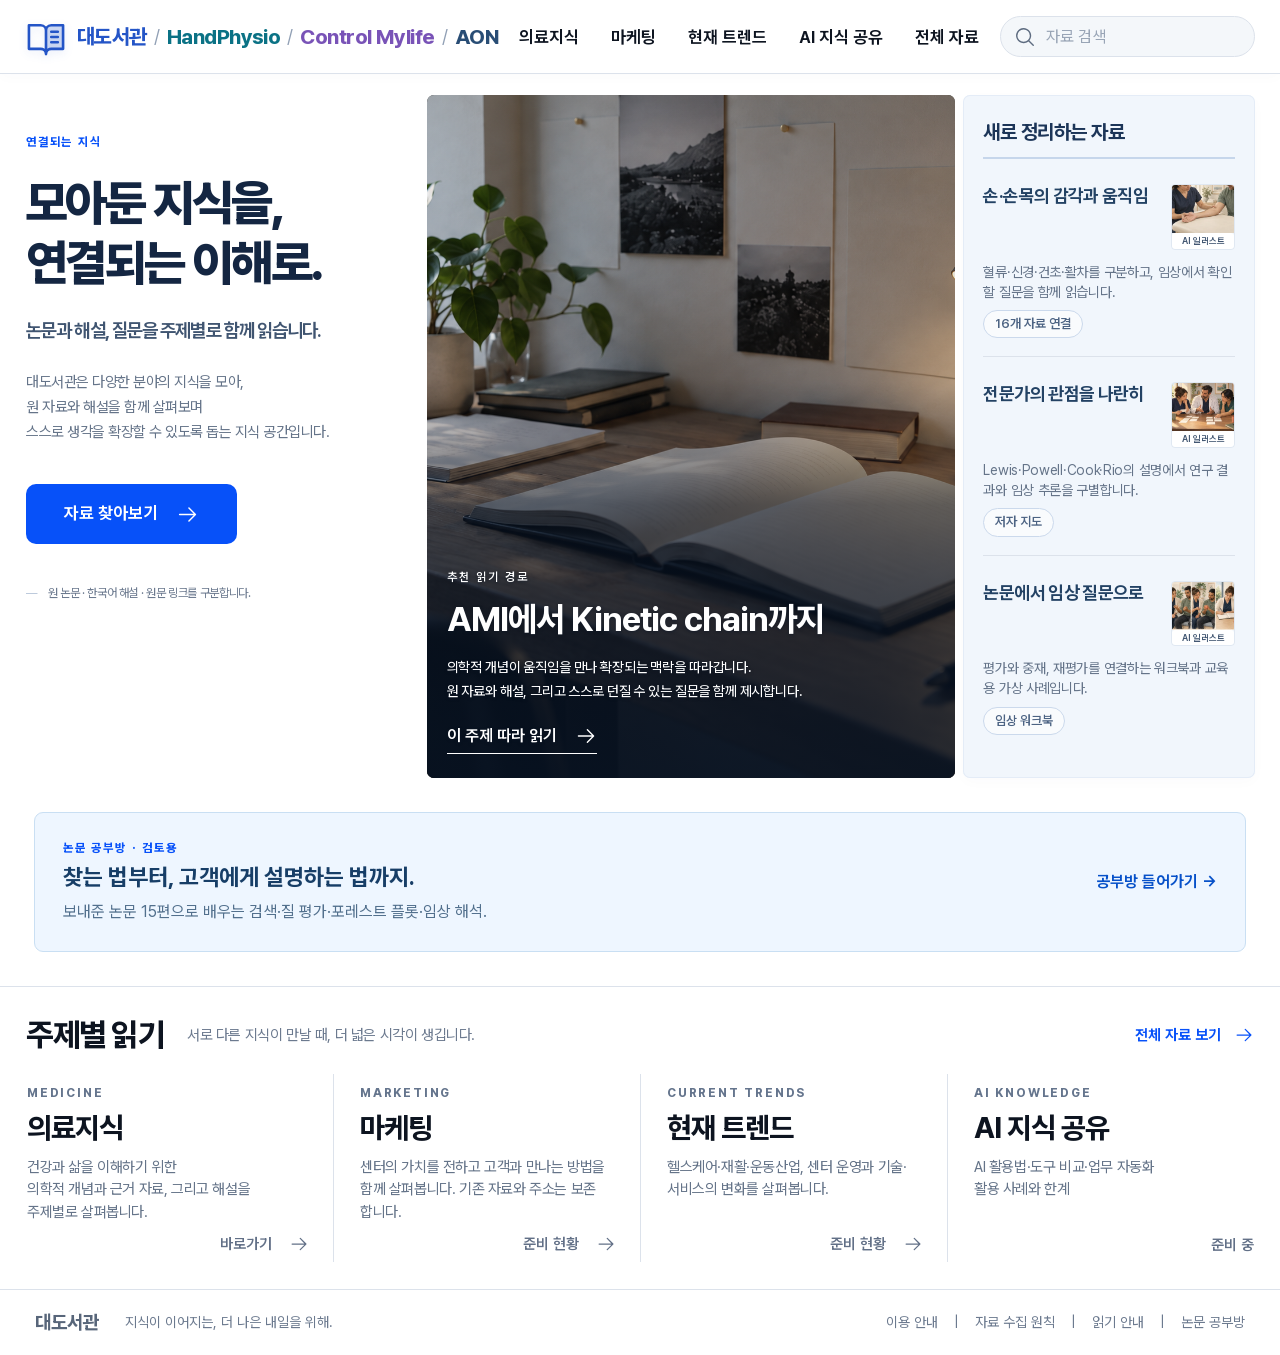
<file: index.html>
<!doctype html>
<html lang="ko">
  <head>
    <meta charset="UTF-8" />
    <meta name="viewport" content="width=device-width, initial-scale=1.0" />
    <link rel="icon" type="image/svg+xml" href="./assets/library-icon.svg" />
    <meta name="description" content="논문과 한국어 해설, 임상 질문을 함께 읽는 대도서관. 출처와 검토 범위를 구분하며 지식을 연결합니다." />
    <title>대도서관 · 연결되는 지식</title>
    <script type="module" crossorigin src="./assets/index-physio-source-20261125.js"></script>
    <link rel="stylesheet" crossorigin href="./assets/index-DjCMS1rc.css">
    <style>
      .main-nav{flex-wrap:wrap}.brand-part{color:inherit;text-decoration:none}.brand-part:focus-visible{outline:2px solid #315ee4;outline-offset:3px}.topic-grid{grid-template-columns:repeat(4,minmax(0,1fr))}
      @media(max-width:700px){.topic-grid{grid-template-columns:minmax(0,1fr)}}
    </style>
    <link rel="stylesheet" href="./assets/search-state-20261124.css">
  </head>
  <body>
    <div id="root"></div>
  </body>
</html>
</file>
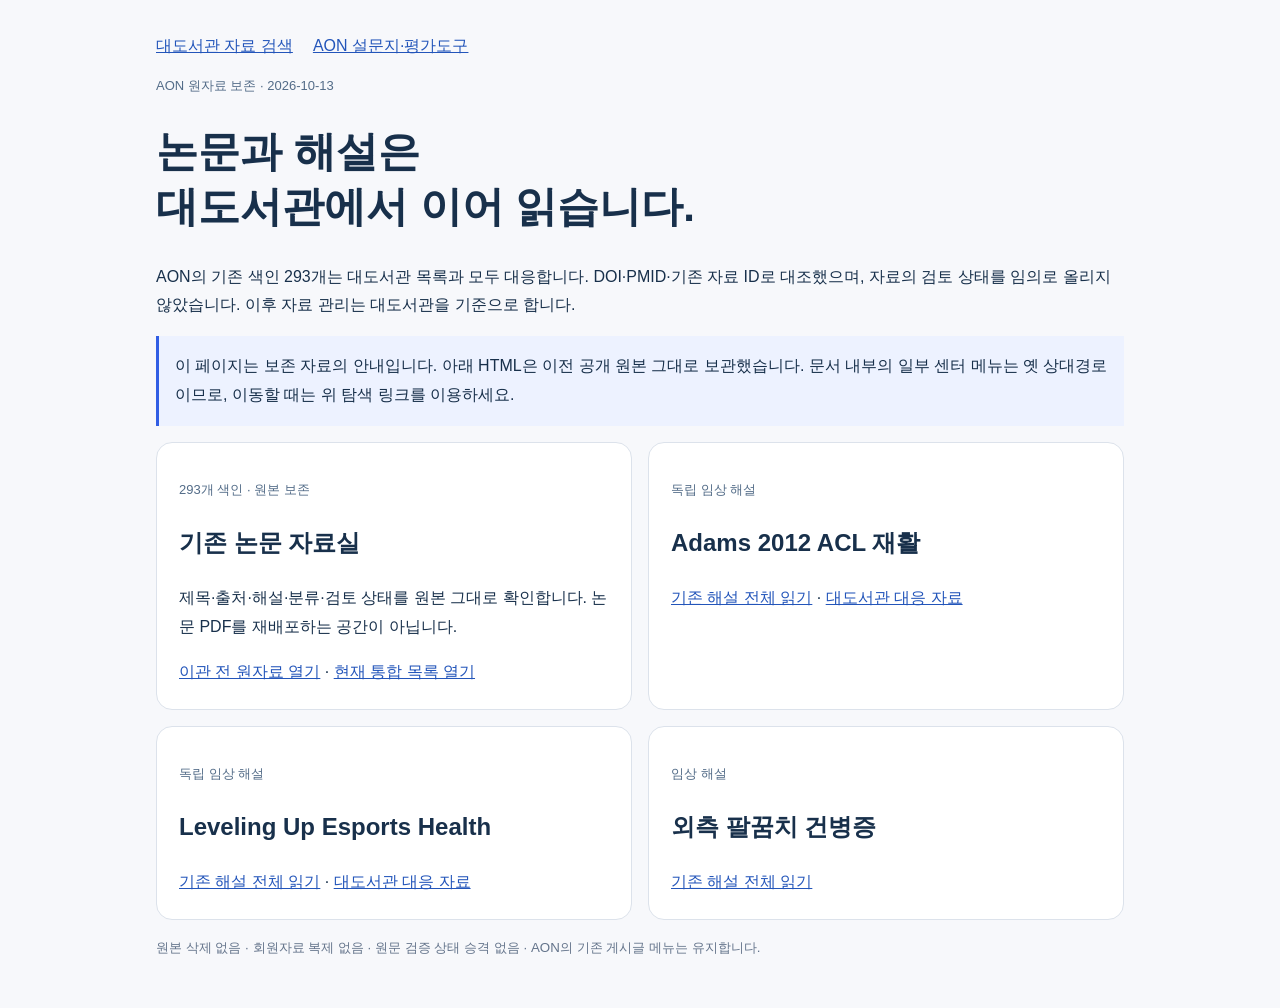
<file: imports/aon-20261013/index.html>
<!doctype html><html lang="ko"><head><meta charset="utf-8"><meta name="viewport" content="width=device-width,initial-scale=1"><title>AON 논문·해설 이관 자료 | 대도서관</title><style>*{box-sizing:border-box}body{margin:0;background:#f7f8fb;color:#18304b;font:16px/1.8 -apple-system,BlinkMacSystemFont,'Apple SD Gothic Neo',sans-serif}main{max-width:1000px;margin:auto;padding:32px 16px}h1{font-size:clamp(26px,5vw,42px);line-height:1.3}a{color:#2355ba;overflow-wrap:anywhere}.cards{display:grid;grid-template-columns:repeat(2,minmax(0,1fr));gap:16px}.card{padding:22px;background:white;border:1px solid #dce2eb;border-radius:16px;min-width:0}.tag{color:#536c88;font-size:13px}nav{display:flex;flex-wrap:wrap;gap:20px}small{display:block;color:#64748b}.notice{padding:16px;border-left:3px solid #315ee4;background:#edf2ff}@media(max-width:640px){.cards{grid-template-columns:1fr}main{padding:24px 14px}}</style></head><body><main><nav><a href="../../#catalog?domain=medicine">대도서관 자료 검색</a><a href="https://kjp9204-oss.github.io/aonrehabcenter/research-library.html">AON 설문지·평가도구</a></nav><p class="tag">AON 원자료 보존 · 2026-10-13</p><h1>논문과 해설은<br>대도서관에서 이어 읽습니다.</h1><p>AON의 기존 색인 293개는 대도서관 목록과 모두 대응합니다. DOI·PMID·기존 자료 ID로 대조했으며, 자료의 검토 상태를 임의로 올리지 않았습니다. 이후 자료 관리는 대도서관을 기준으로 합니다.</p><p class="notice">이 페이지는 보존 자료의 안내입니다. 아래 HTML은 이전 공개 원본 그대로 보관했습니다. 문서 내부의 일부 센터 메뉴는 옛 상대경로이므로, 이동할 때는 위 탐색 링크를 이용하세요.</p><section class="cards"><article class="card"><p class="tag">293개 색인 · 원본 보존</p><h2>기존 논문 자료실</h2><p>제목·출처·해설·분류·검토 상태를 원본 그대로 확인합니다. 논문 PDF를 재배포하는 공간이 아닙니다.</p><a href="research-library.html">이관 전 원자료 열기</a> · <a href="../../#catalog?domain=medicine">현재 통합 목록 열기</a></article><article class="card"><p class="tag">독립 임상 해설</p><h2>Adams 2012 ACL 재활</h2><a href="library/adams-2012-acl-criterion-based.html">기존 해설 전체 읽기</a> · <a href="../../#paper-L171">대도서관 대응 자료</a></article><article class="card"><p class="tag">독립 임상 해설</p><h2>Leveling Up Esports Health</h2><a href="library/leveling-up-esports-health-2021.html">기존 해설 전체 읽기</a> · <a href="../../#paper-L219">대도서관 대응 자료</a></article><article class="card"><p class="tag">임상 해설</p><h2>외측 팔꿈치 건병증</h2><a href="posts/lateral-elbow-tendinopathy-video-summary.html">기존 해설 전체 읽기</a></article></section><p><small>원본 삭제 없음 · 회원자료 복제 없음 · 원문 검증 상태 승격 없음 · AON의 기존 게시글 메뉴는 유지합니다.</small></p></main></body></html>
</file>
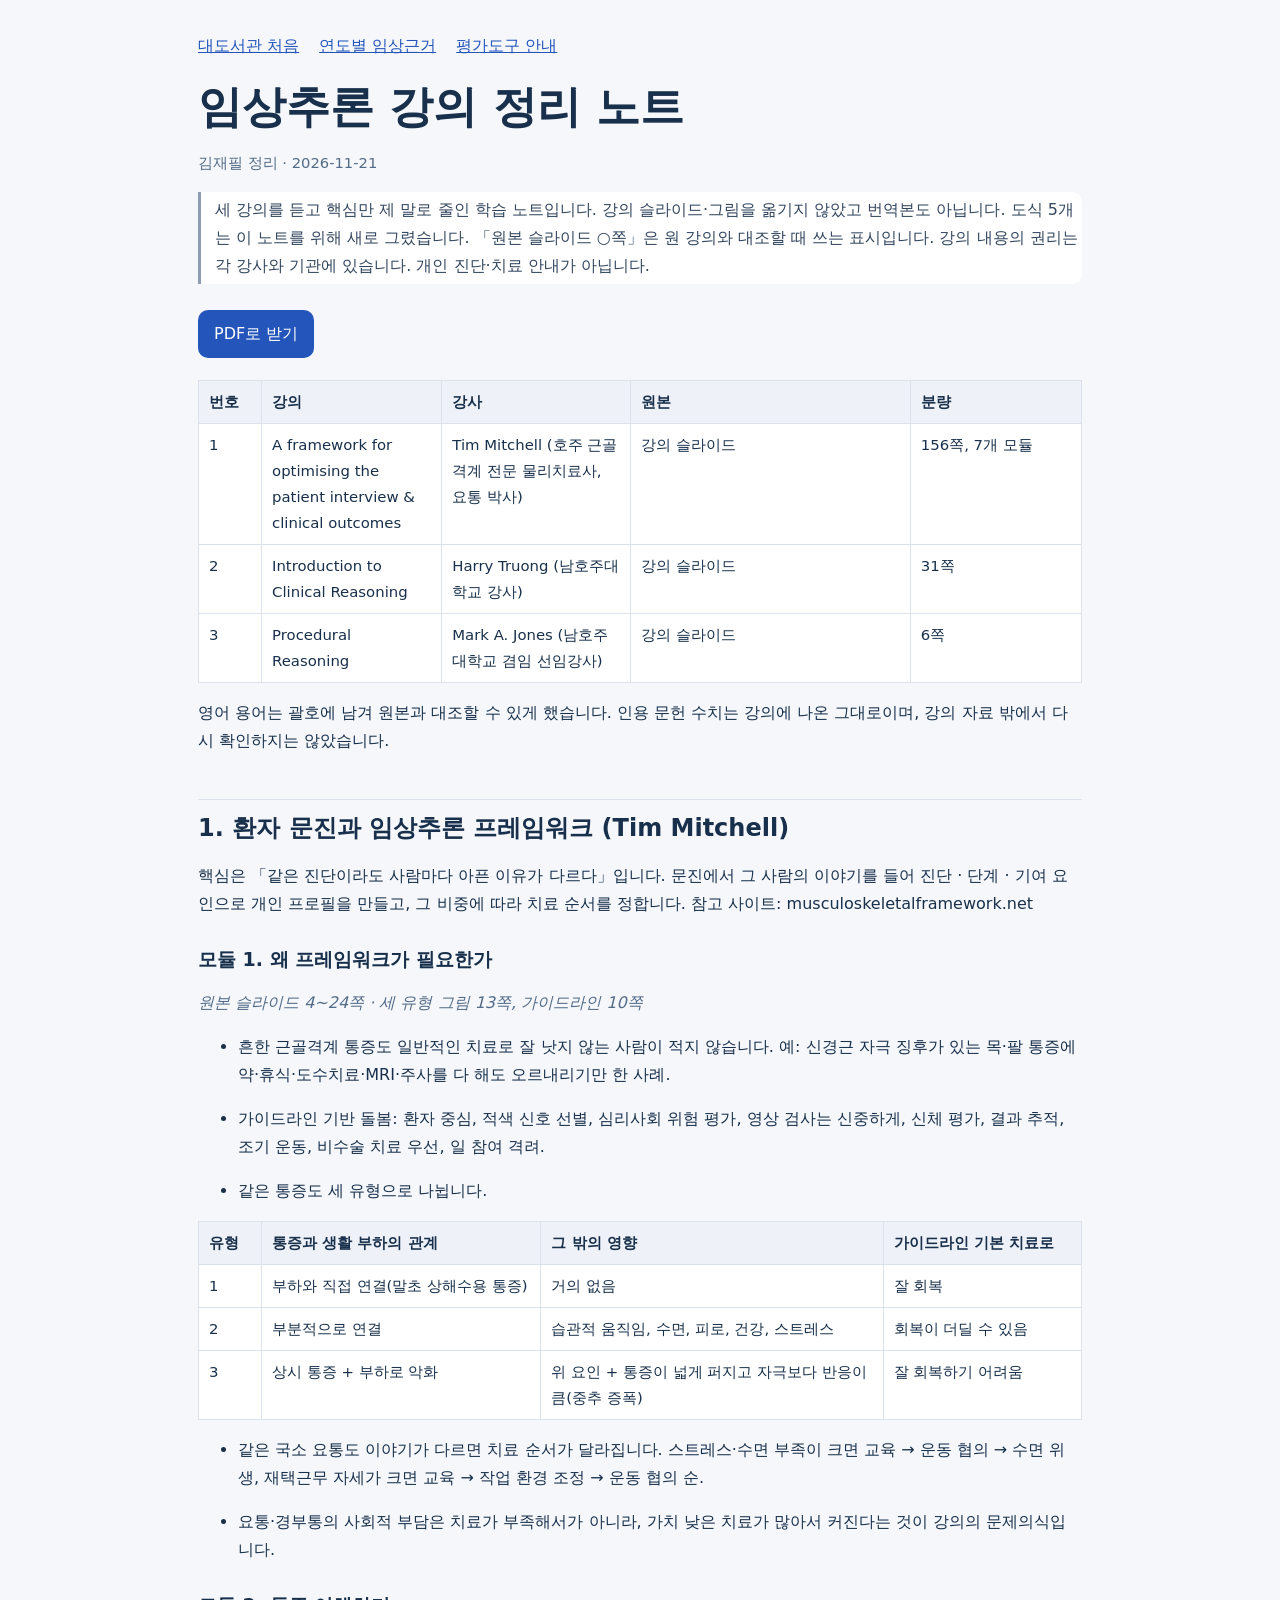
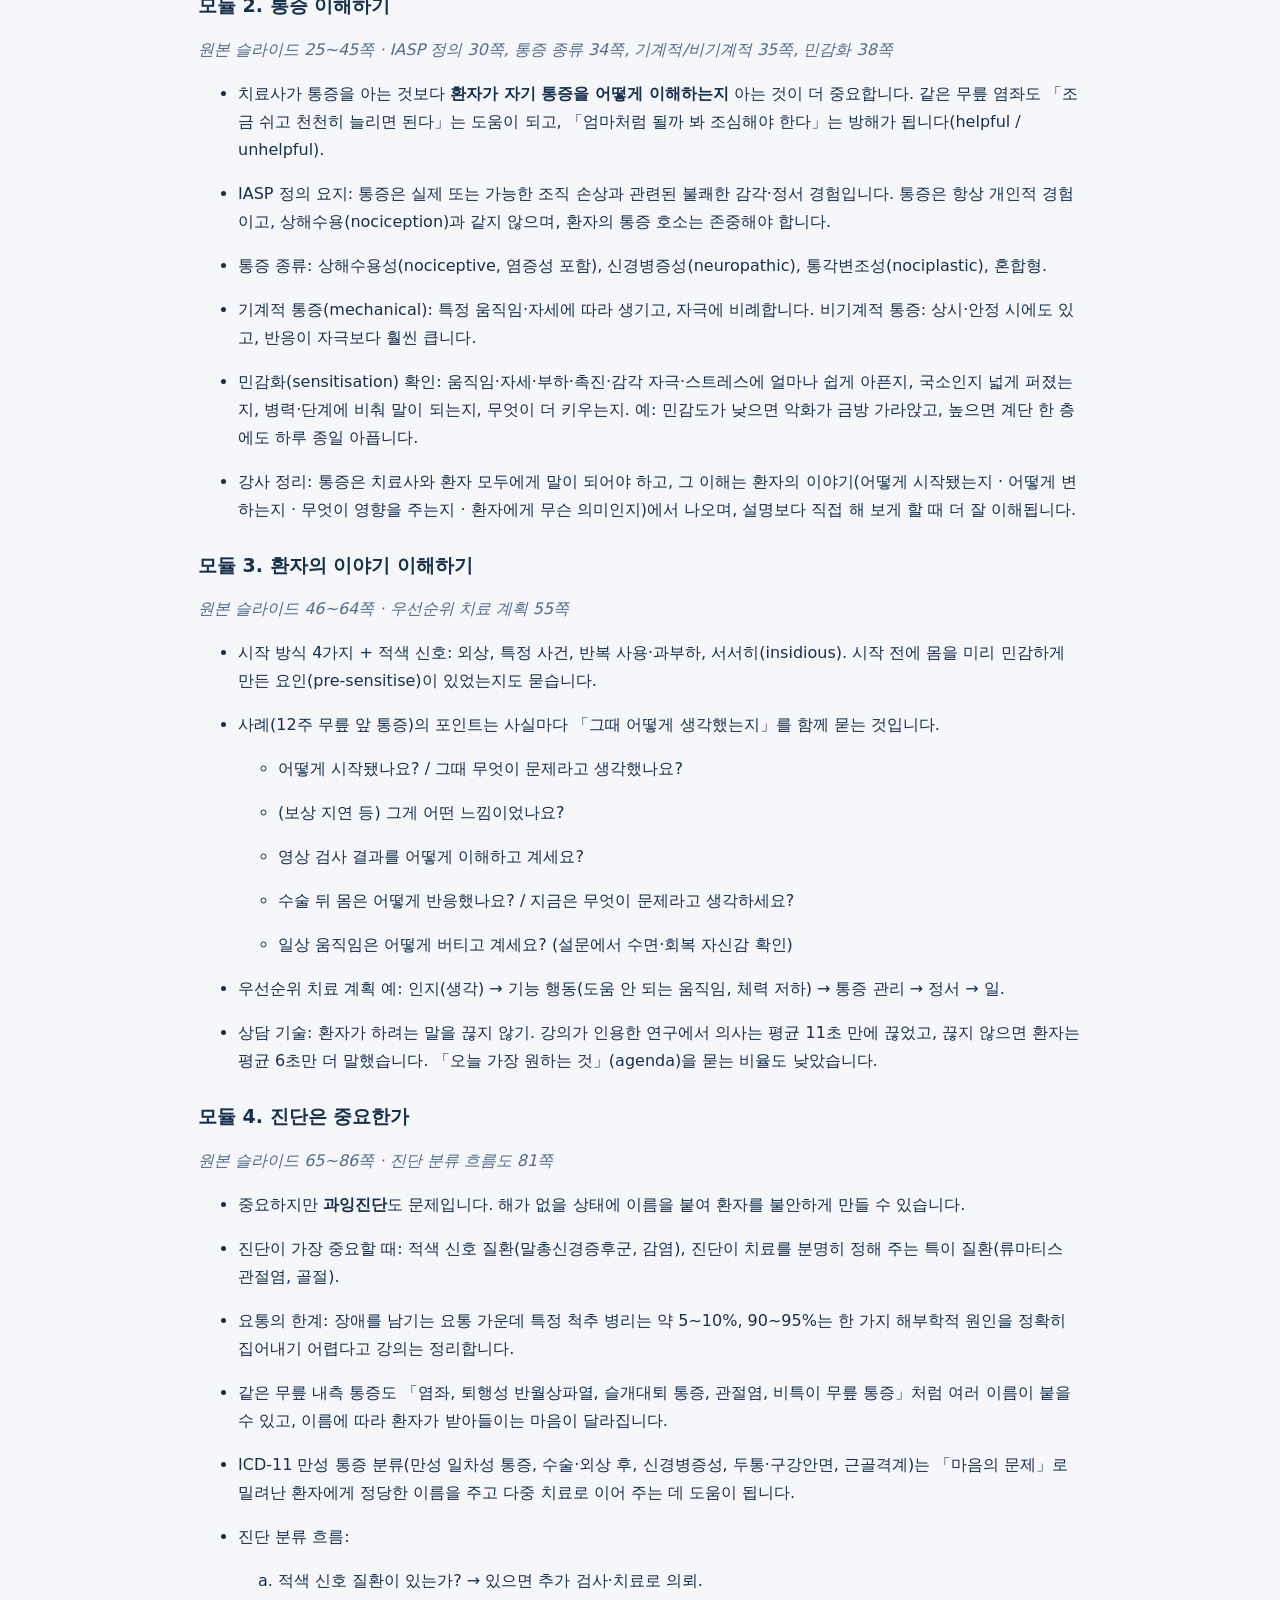
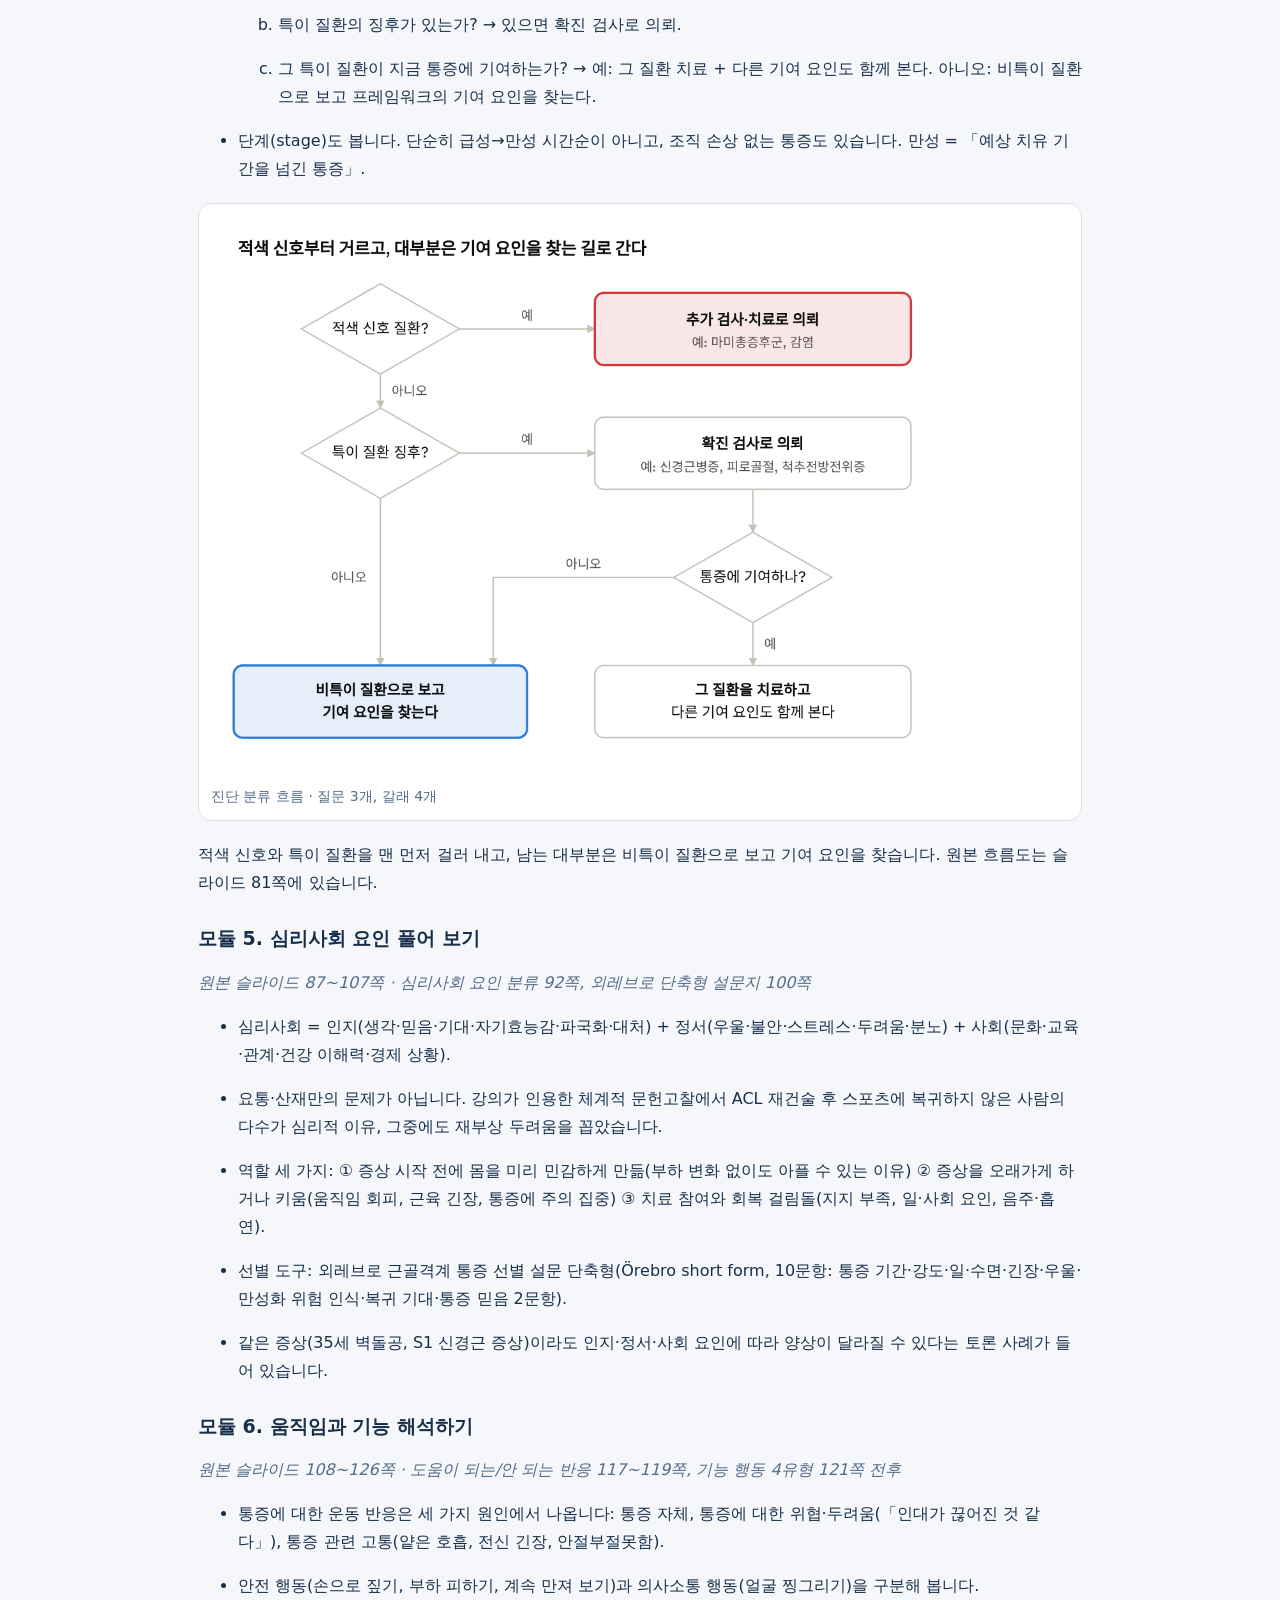
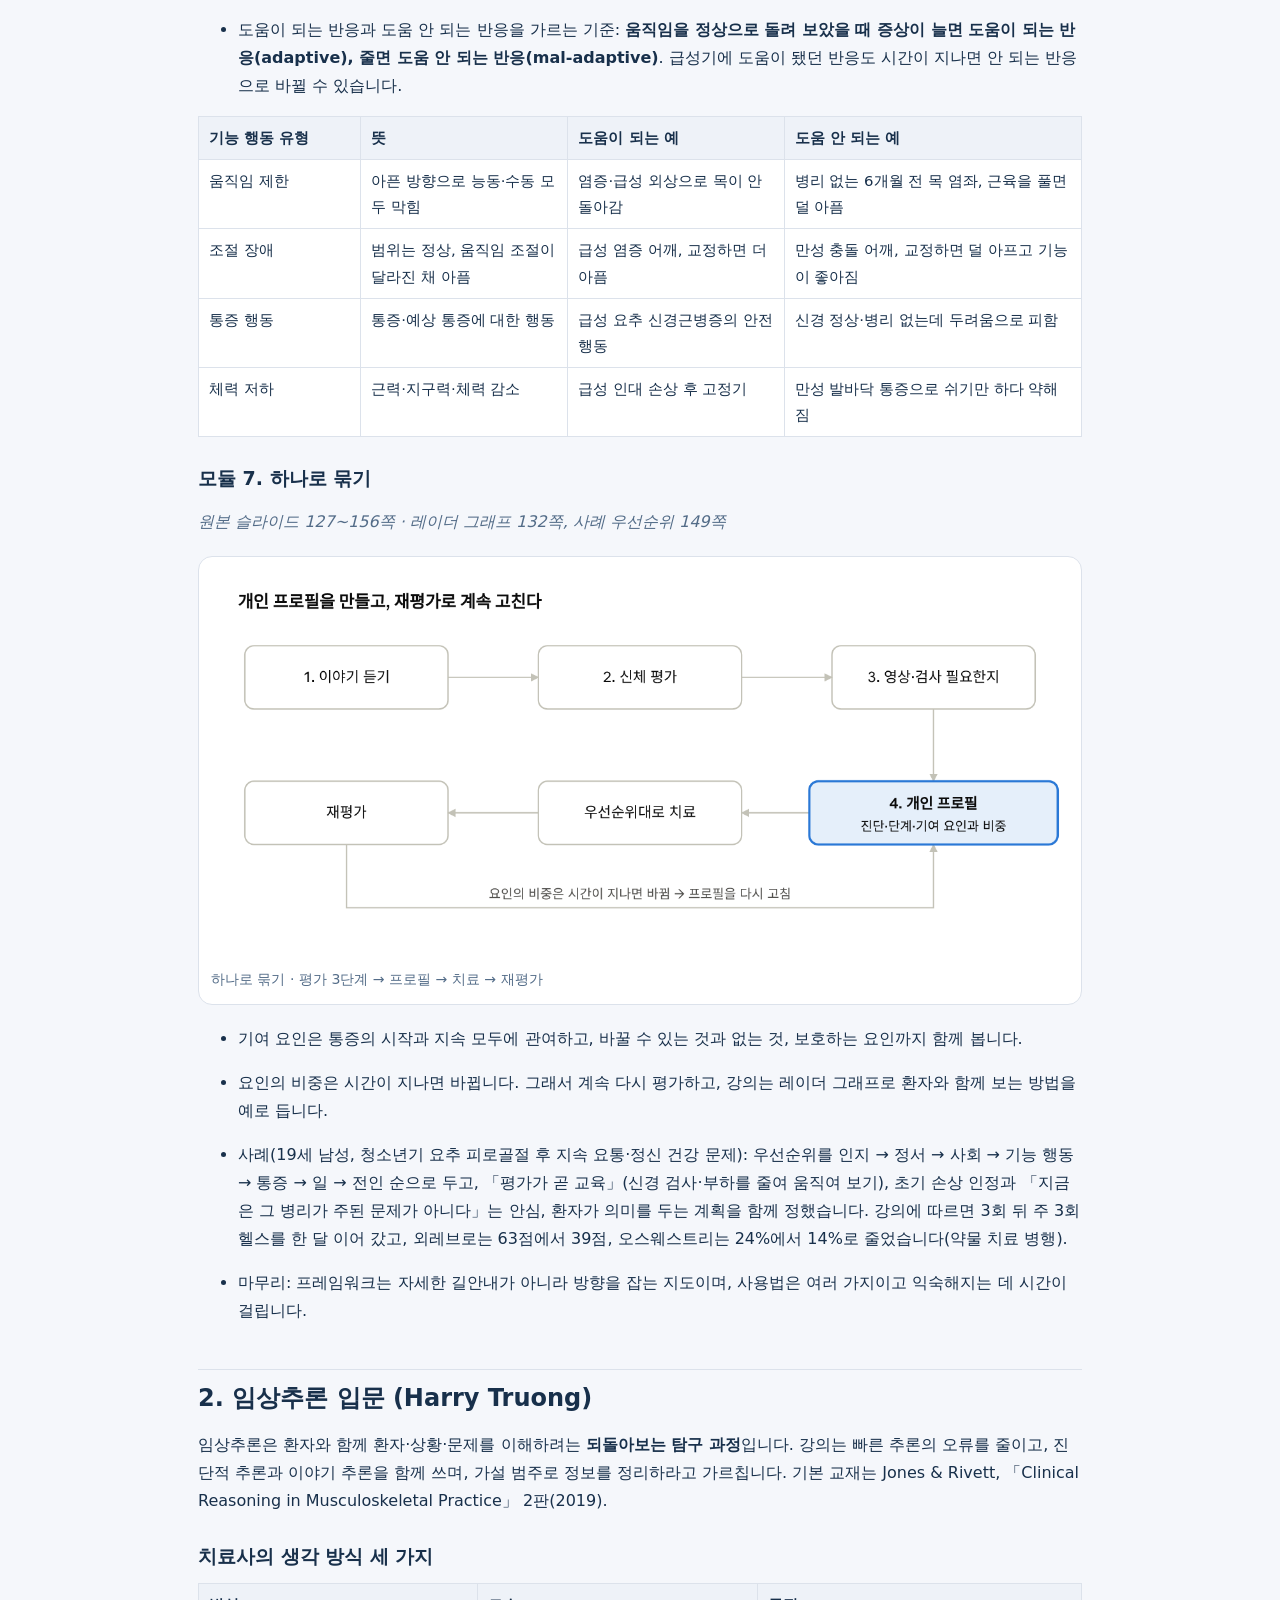
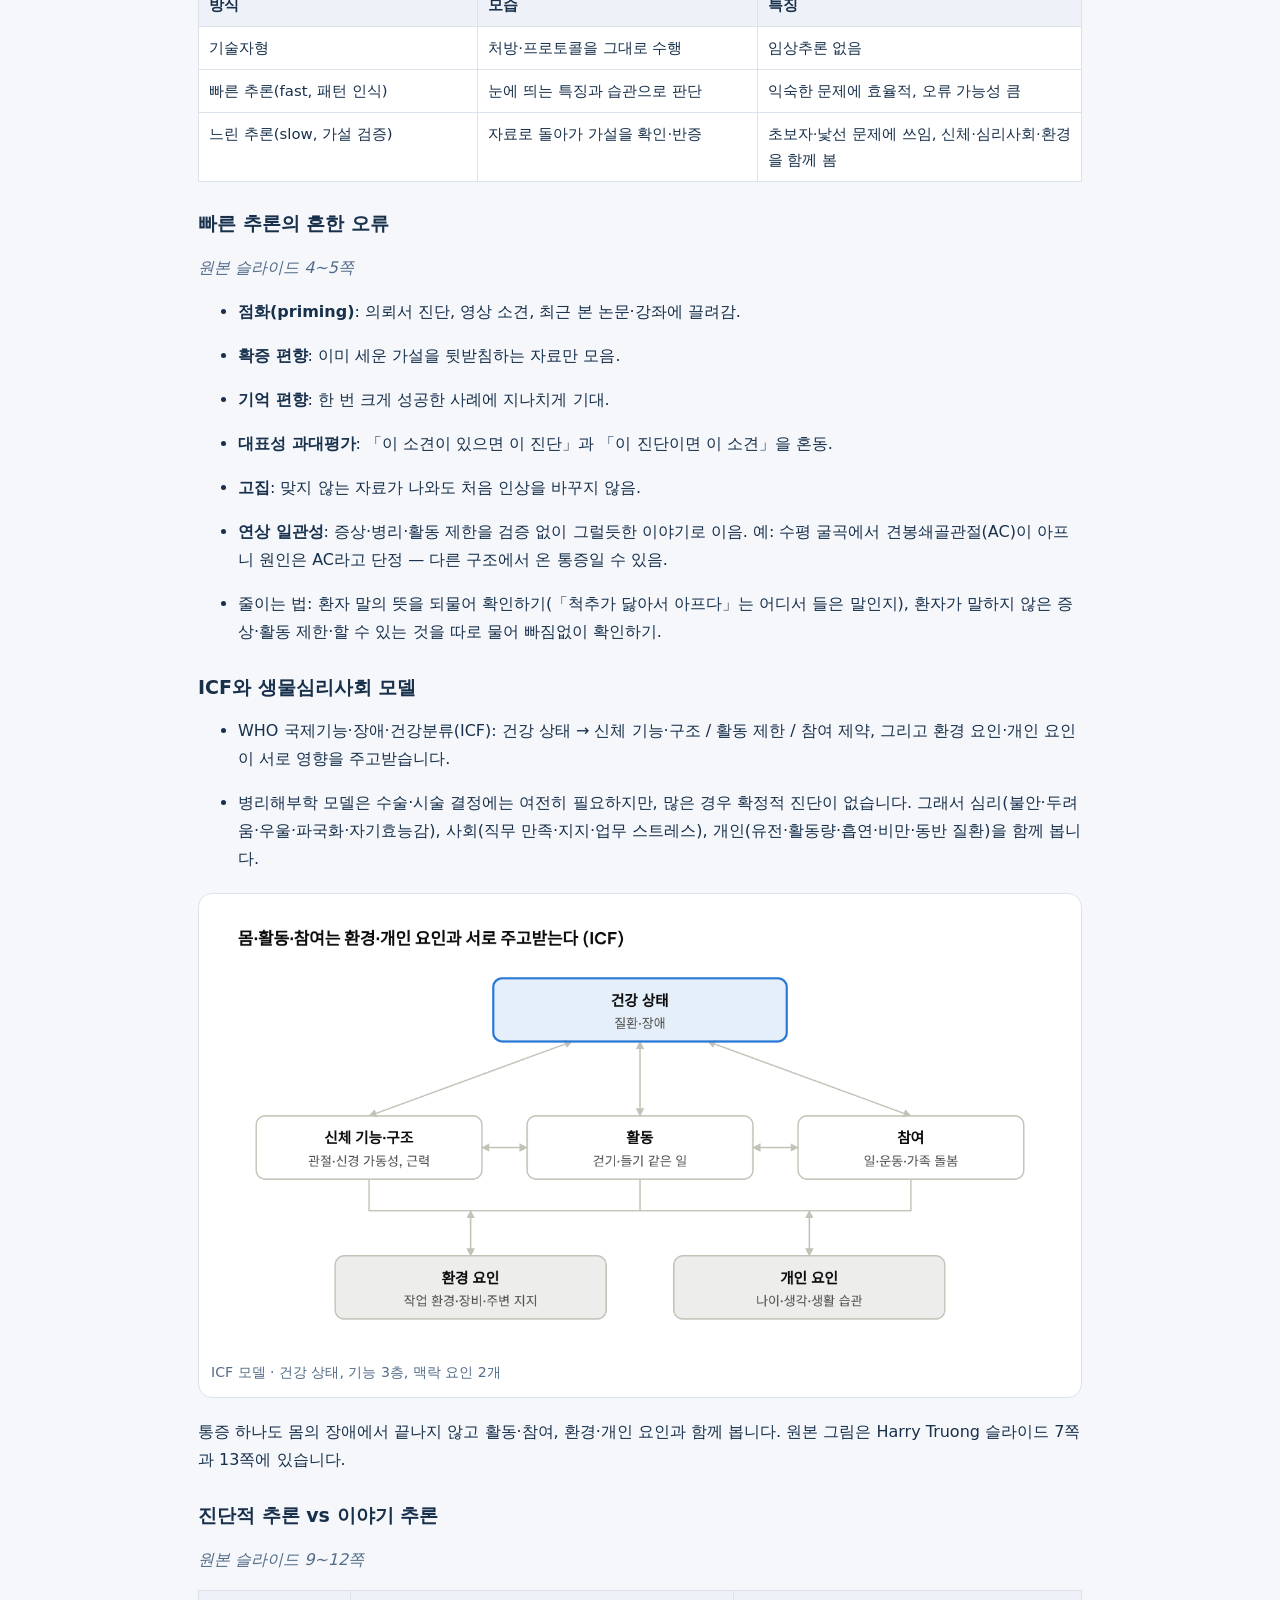
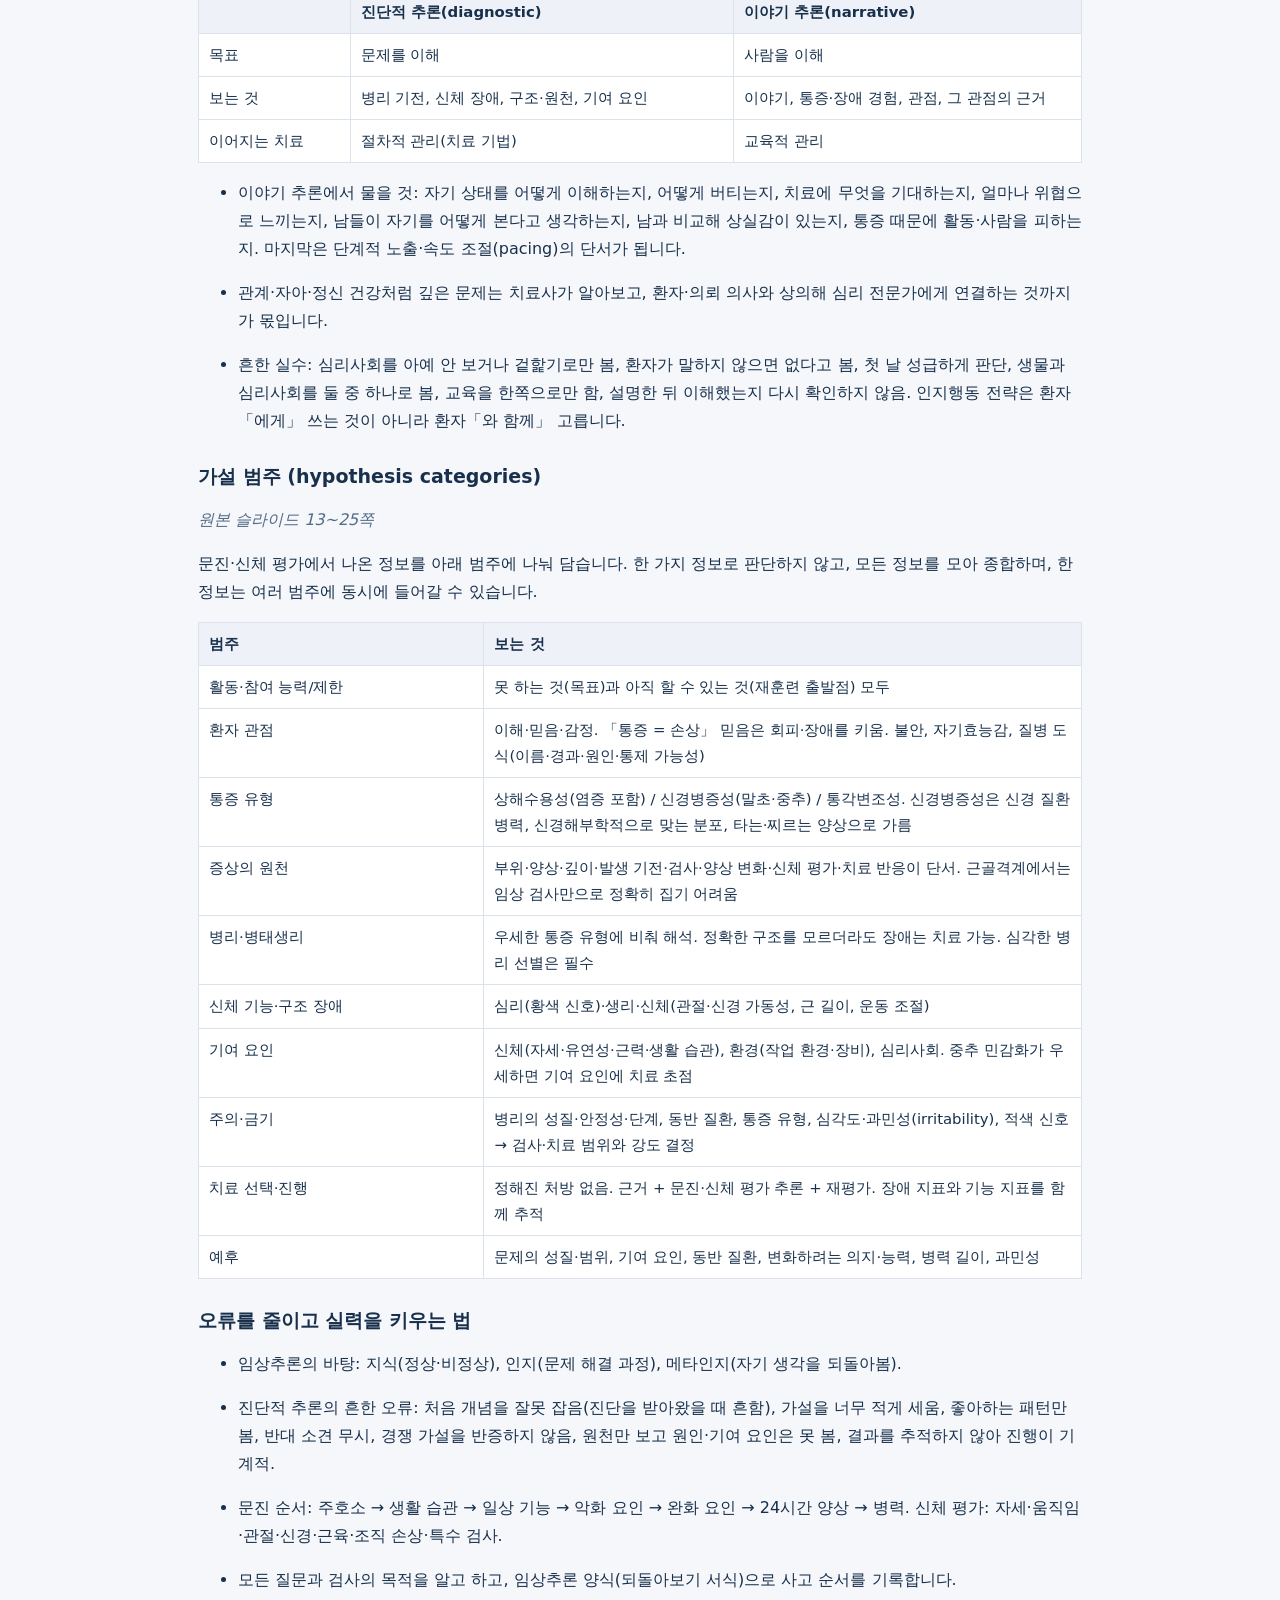
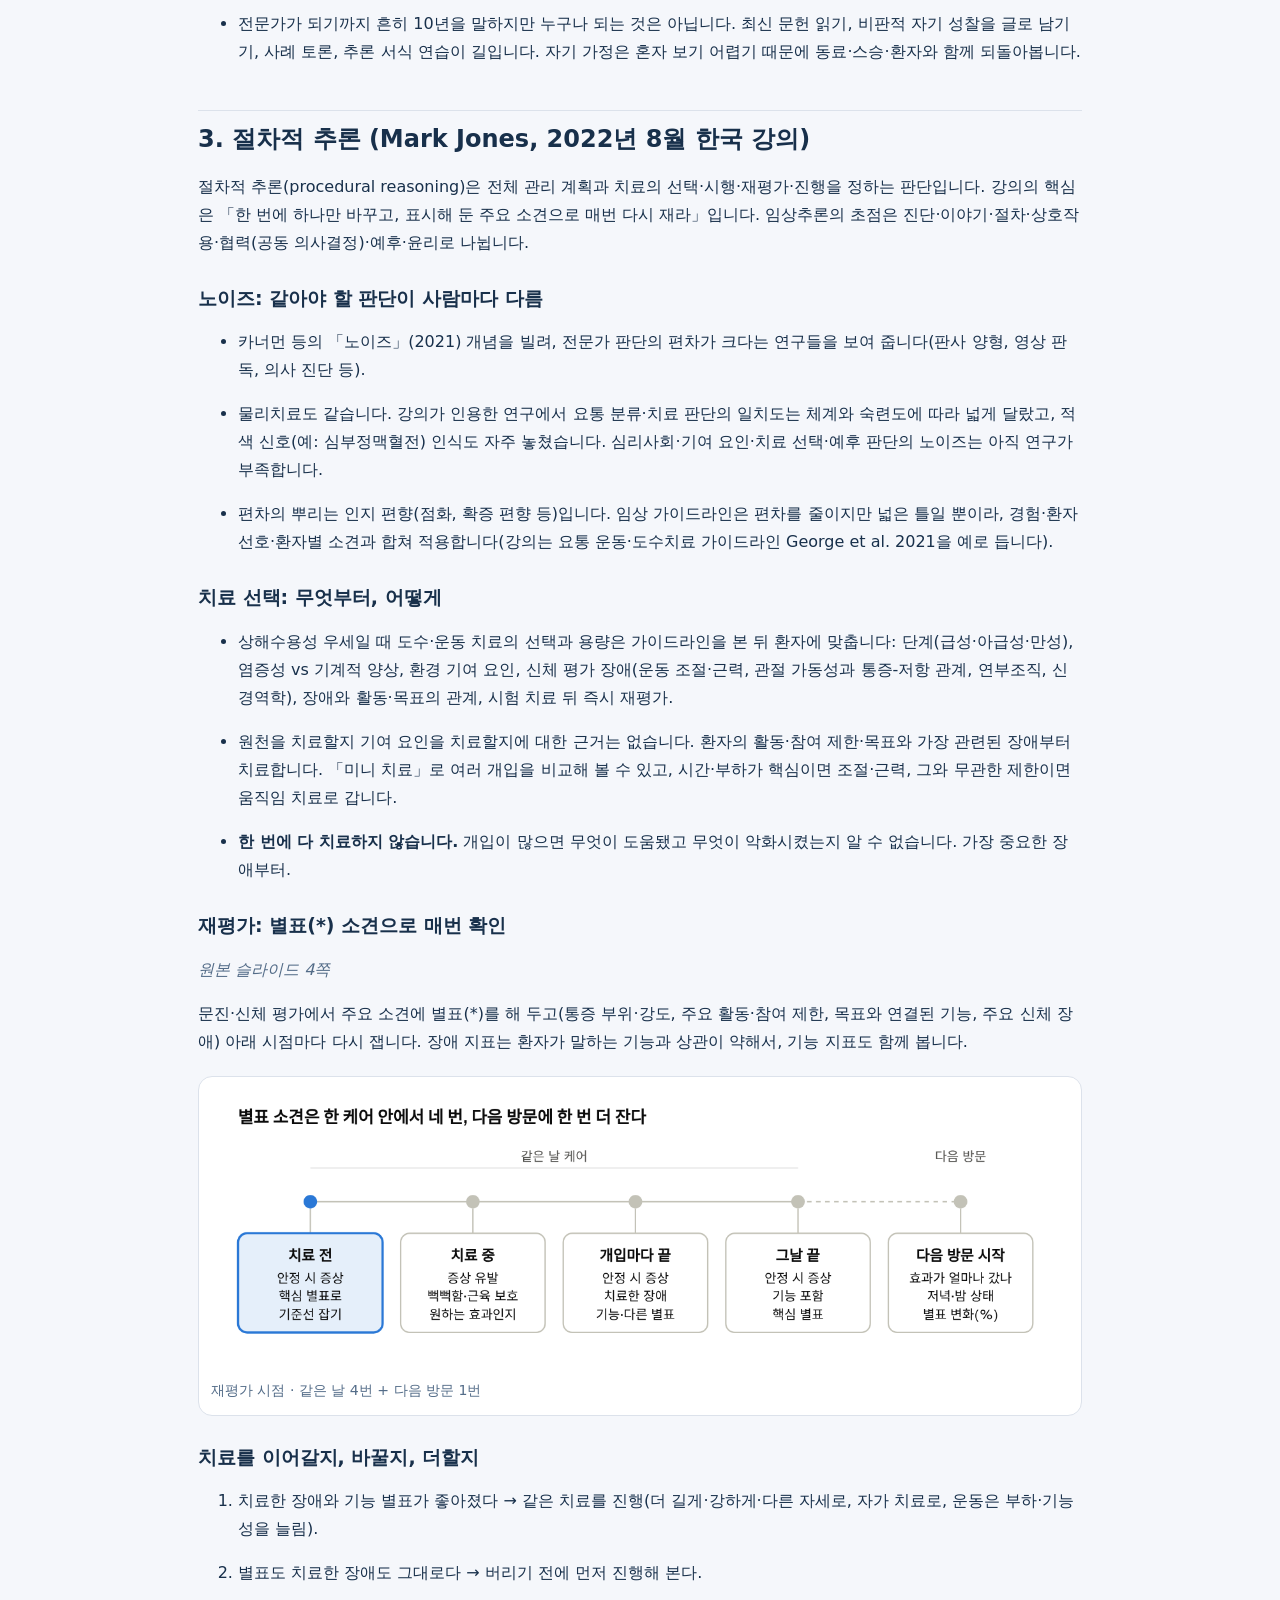
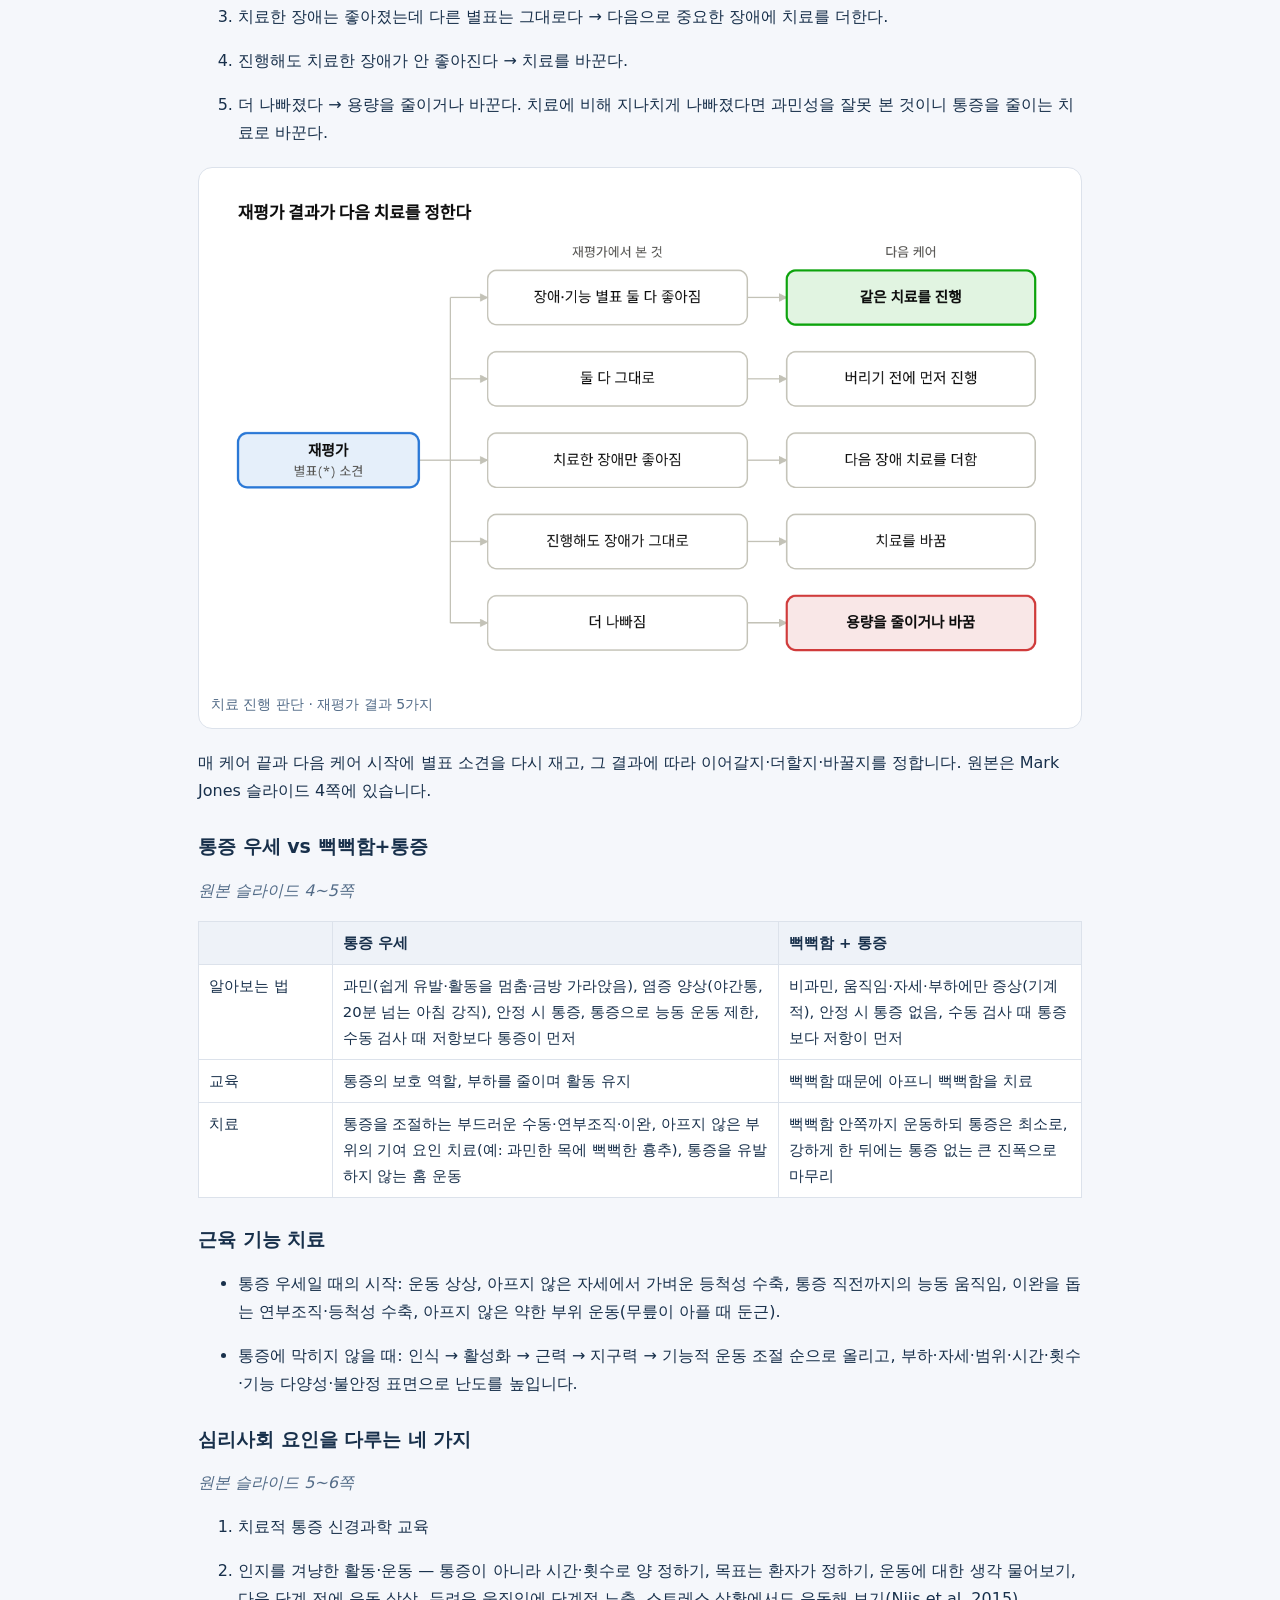
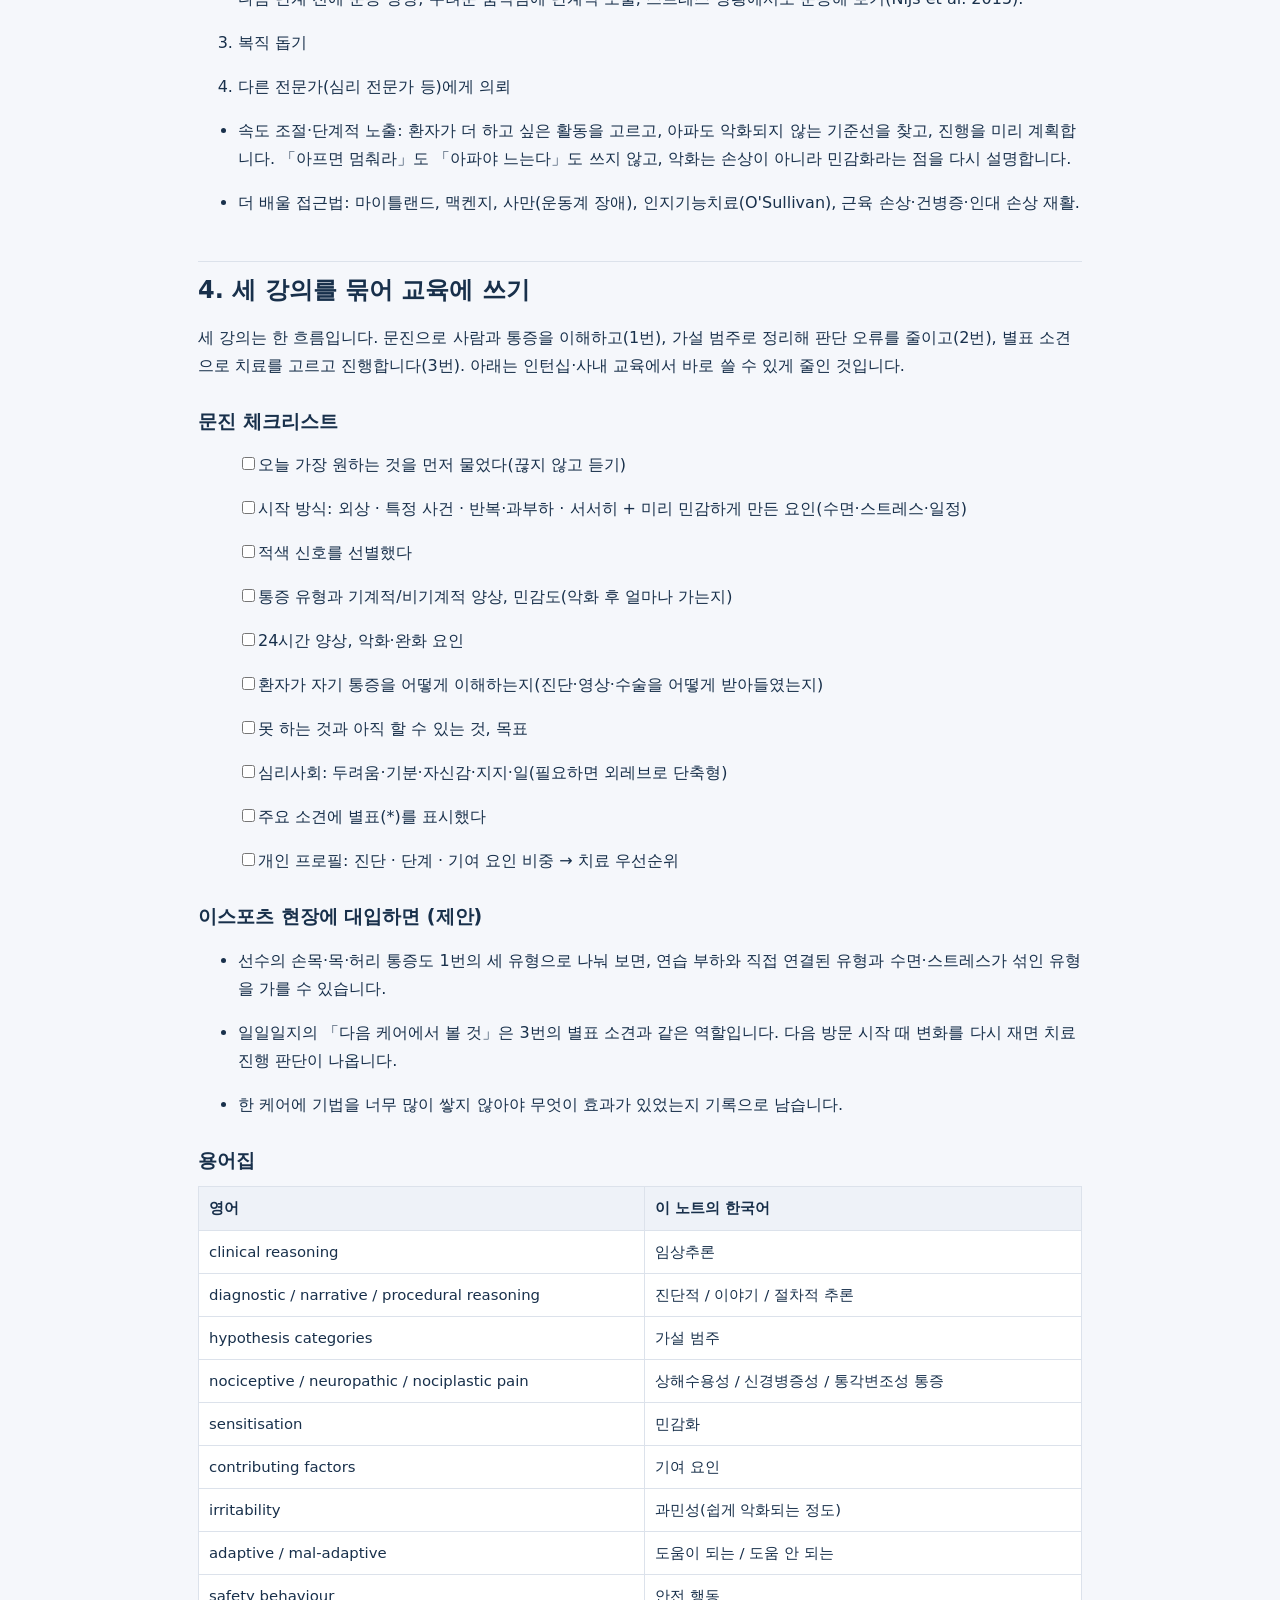
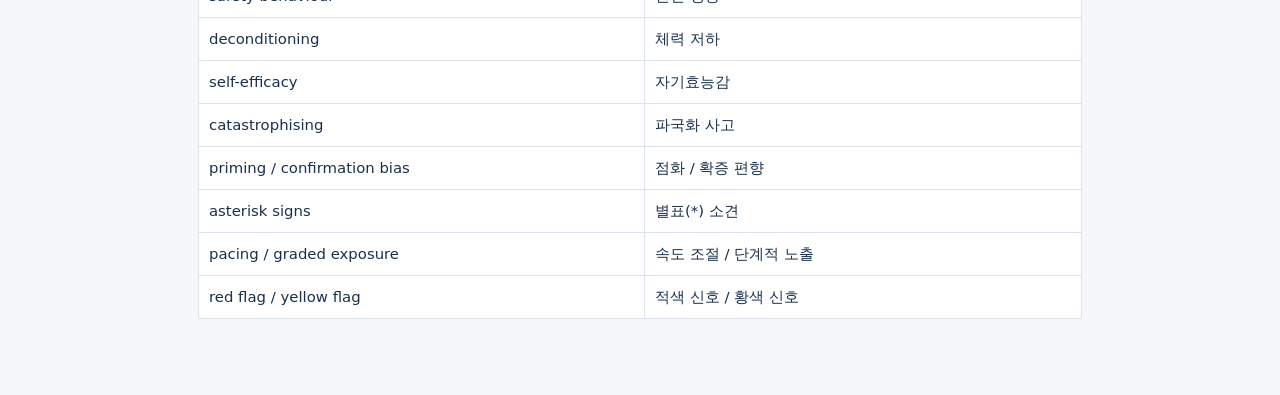
<file: imports/clinical-reasoning/index.html>
<!doctype html>
<html lang="ko">
<head>
  <meta charset="utf-8">
  <meta name="viewport" content="width=device-width, initial-scale=1">
  <title>임상추론 강의 정리 노트 | 대도서관</title>
  <meta name="description" content="환자 문진과 임상추론, 진단적·이야기·절차적 추론을 다룬 세 강의를 한국어로 요약한 학습 노트입니다. 원본 슬라이드 번역본이 아닙니다.">
  <style>
*{box-sizing:border-box}
body{margin:0;background:#f5f7fb;color:#18304b;font:16px/1.75 system-ui,sans-serif}
main{max-width:920px;margin:auto;padding:32px 18px 64px}
nav{display:flex;gap:12px 20px;flex-wrap:wrap}
a{color:#2355ba;overflow-wrap:anywhere}
h1{font-size:clamp(28px,5vw,44px);line-height:1.3;margin:18px 0 8px}
h2{font-size:24px;line-height:1.4;margin:44px 0 10px;padding-top:12px;border-top:1px solid #dce2eb}
h3{font-size:19px;line-height:1.45;margin:28px 0 6px}
p,li{overflow-wrap:anywhere}
.meta{color:#536c88;font-size:.92rem}
.limit{border-left:3px solid #8d9ab2;padding:4px 0 4px 14px;color:#33475f;background:#fff;border-radius:0 10px 10px 0}
.tw{overflow-x:auto;margin:12px 0}
table{border-collapse:collapse;width:100%;background:#fff;font-size:.93rem}
th,td{border:1px solid #dce2eb;padding:8px 10px;vertical-align:top;text-align:left}
th{background:#eef2f8}
td p,th p{margin:0}
figure{margin:20px 0;background:#fff;border:1px solid #dce2eb;border-radius:14px;padding:12px}
figure img{width:100%;height:auto;display:block}
figcaption{color:#536c88;font-size:.88rem;margin-top:6px}
em{color:#536c88}
.dl{display:inline-block;margin:10px 0;padding:10px 16px;background:#2355ba;color:#fff;border-radius:10px;text-decoration:none}
ul.task-list,li[data-checked]{list-style:none}
  </style>
</head>
<body>
  <main>
    <nav aria-label="대도서관"><a href="../../">대도서관 처음</a><a href="../clinical-research/">연도별 임상근거</a><a href="../outcome-measures/">평가도구 안내</a></nav>
    <h1>임상추론 강의 정리 노트</h1>
    <p class="meta">김재필 정리 · 2026-11-21</p>
    <p class="limit">세 강의를 듣고 핵심만 제 말로 줄인 학습 노트입니다. 강의 슬라이드·그림을 옮기지 않았고 번역본도 아닙니다. 도식 5개는 이 노트를 위해 새로 그렸습니다. 「원본 슬라이드 ○쪽」은 원 강의와 대조할 때 쓰는 표시입니다. 강의 내용의 권리는 각 강사와 기관에 있습니다. 개인 진단·치료 안내가 아닙니다.</p>
    <a class="dl" href="./clinical-reasoning-notes.pdf">PDF로 받기</a>
<div class="tw"><table>
<colgroup>
<col style="width: 7%" />
<col style="width: 20%" />
<col style="width: 21%" />
<col style="width: 31%" />
<col style="width: 19%" />
</colgroup>
<thead>
<tr class="header">
<th>번호</th>
<th>강의</th>
<th>강사</th>
<th>원본</th>
<th>분량</th>
</tr>
</thead>
<tbody>
<tr class="odd">
<td>1</td>
<td>A framework for optimising the patient interview &amp; clinical
outcomes</td>
<td>Tim Mitchell (호주 근골격계 전문 물리치료사, 요통 박사)</td>
<td>강의 슬라이드</td>
<td>156쪽, 7개 모듈</td>
</tr>
<tr class="even">
<td>2</td>
<td>Introduction to Clinical Reasoning</td>
<td>Harry Truong (남호주대학교 강사)</td>
<td>강의 슬라이드</td>
<td>31쪽</td>
</tr>
<tr class="odd">
<td>3</td>
<td>Procedural Reasoning</td>
<td>Mark A. Jones (남호주대학교 겸임 선임강사)</td>
<td>강의 슬라이드</td>
<td>6쪽</td>
</tr>
</tbody>
</table></div>
<p>영어 용어는 괄호에 남겨 원본과 대조할 수 있게 했습니다. 인용 문헌 수치는
강의에 나온 그대로이며, 강의 자료 밖에서 다시 확인하지는 않았습니다.</p>
<h2 id="환자-문진과-임상추론-프레임워크-tim-mitchell">1. 환자 문진과
임상추론 프레임워크 (Tim Mitchell)</h2>
<p>핵심은 「같은 진단이라도 사람마다 아픈 이유가 다르다」입니다.
문진에서 그 사람의 이야기를 들어 진단 · 단계 · 기여 요인으로 개인
프로필을 만들고, 그 비중에 따라 치료 순서를 정합니다. 참고 사이트:
musculoskeletalframework.net</p>
<h3 id="모듈-1.-왜-프레임워크가-필요한가">모듈 1. 왜 프레임워크가
필요한가</h3>
<p><em>원본 슬라이드 4~24쪽 · 세 유형 그림 13쪽, 가이드라인
10쪽</em></p>
<ul>
<li><p>흔한 근골격계 통증도 일반적인 치료로 잘 낫지 않는 사람이 적지
않습니다. 예: 신경근 자극 징후가 있는 목·팔 통증에
약·휴식·도수치료·MRI·주사를 다 해도 오르내리기만 한 사례.</p></li>
<li><p>가이드라인 기반 돌봄: 환자 중심, 적색 신호 선별, 심리사회 위험
평가, 영상 검사는 신중하게, 신체 평가, 결과 추적, 조기 운동, 비수술 치료
우선, 일 참여 격려.</p></li>
<li><p>같은 통증도 세 유형으로 나뉩니다.</p></li>
</ul>
<table style="width:100%;">
<colgroup>
<col style="width: 7%" />
<col style="width: 31%" />
<col style="width: 38%" />
<col style="width: 22%" />
</colgroup>
<thead>
<tr class="header">
<th>유형</th>
<th>통증과 생활 부하의 관계</th>
<th>그 밖의 영향</th>
<th>가이드라인 기본 치료로</th>
</tr>
</thead>
<tbody>
<tr class="odd">
<td>1</td>
<td>부하와 직접 연결(말초 상해수용 통증)</td>
<td>거의 없음</td>
<td>잘 회복</td>
</tr>
<tr class="even">
<td>2</td>
<td>부분적으로 연결</td>
<td>습관적 움직임, 수면, 피로, 건강, 스트레스</td>
<td>회복이 더딜 수 있음</td>
</tr>
<tr class="odd">
<td>3</td>
<td>상시 통증 + 부하로 악화</td>
<td>위 요인 + 통증이 넓게 퍼지고 자극보다 반응이 큼(중추 증폭)</td>
<td>잘 회복하기 어려움</td>
</tr>
</tbody>
</table></div>
<ul>
<li><p>같은 국소 요통도 이야기가 다르면 치료 순서가 달라집니다.
스트레스·수면 부족이 크면 교육 → 운동 협의 → 수면 위생, 재택근무 자세가
크면 교육 → 작업 환경 조정 → 운동 협의 순.</p></li>
<li><p>요통·경부통의 사회적 부담은 치료가 부족해서가 아니라, 가치 낮은
치료가 많아서 커진다는 것이 강의의 문제의식입니다.</p></li>
</ul>
<h3 id="모듈-2.-통증-이해하기">모듈 2. 통증 이해하기</h3>
<p><em>원본 슬라이드 25~45쪽 · IASP 정의 30쪽, 통증 종류 34쪽,
기계적/비기계적 35쪽, 민감화 38쪽</em></p>
<ul>
<li><p>치료사가 통증을 아는 것보다 <strong>환자가 자기 통증을 어떻게
이해하는지</strong> 아는 것이 더 중요합니다. 같은 무릎 염좌도 「조금
쉬고 천천히 늘리면 된다」는 도움이 되고, 「엄마처럼 될까 봐 조심해야
한다」는 방해가 됩니다(helpful / unhelpful).</p></li>
<li><p>IASP 정의 요지: 통증은 실제 또는 가능한 조직 손상과 관련된 불쾌한
감각·정서 경험입니다. 통증은 항상 개인적 경험이고,
상해수용(nociception)과 같지 않으며, 환자의 통증 호소는 존중해야
합니다.</p></li>
<li><p>통증 종류: 상해수용성(nociceptive, 염증성 포함),
신경병증성(neuropathic), 통각변조성(nociplastic), 혼합형.</p></li>
<li><p>기계적 통증(mechanical): 특정 움직임·자세에 따라 생기고, 자극에
비례합니다. 비기계적 통증: 상시·안정 시에도 있고, 반응이 자극보다 훨씬
큽니다.</p></li>
<li><p>민감화(sensitisation) 확인: 움직임·자세·부하·촉진·감각
자극·스트레스에 얼마나 쉽게 아픈지, 국소인지 넓게 퍼졌는지, 병력·단계에
비춰 말이 되는지, 무엇이 더 키우는지. 예: 민감도가 낮으면 악화가 금방
가라앉고, 높으면 계단 한 층에도 하루 종일 아픕니다.</p></li>
<li><p>강사 정리: 통증은 치료사와 환자 모두에게 말이 되어야 하고, 그
이해는 환자의 이야기(어떻게 시작됐는지 · 어떻게 변하는지 · 무엇이 영향을
주는지 · 환자에게 무슨 의미인지)에서 나오며, 설명보다 직접 해 보게 할 때
더 잘 이해됩니다.</p></li>
</ul>
<h3 id="모듈-3.-환자의-이야기-이해하기">모듈 3. 환자의 이야기
이해하기</h3>
<p><em>원본 슬라이드 46~64쪽 · 우선순위 치료 계획 55쪽</em></p>
<ul>
<li><p>시작 방식 4가지 + 적색 신호: 외상, 특정 사건, 반복 사용·과부하,
서서히(insidious). 시작 전에 몸을 미리 민감하게 만든
요인(pre-sensitise)이 있었는지도 묻습니다.</p></li>
<li><p>사례(12주 무릎 앞 통증)의 포인트는 사실마다 「그때 어떻게
생각했는지」를 함께 묻는 것입니다.</p>
<ul>
<li><p>어떻게 시작됐나요? / 그때 무엇이 문제라고 생각했나요?</p></li>
<li><p>(보상 지연 등) 그게 어떤 느낌이었나요?</p></li>
<li><p>영상 검사 결과를 어떻게 이해하고 계세요?</p></li>
<li><p>수술 뒤 몸은 어떻게 반응했나요? / 지금은 무엇이 문제라고
생각하세요?</p></li>
<li><p>일상 움직임은 어떻게 버티고 계세요? (설문에서 수면·회복 자신감
확인)</p></li>
</ul></li>
<li><p>우선순위 치료 계획 예: 인지(생각) → 기능 행동(도움 안 되는
움직임, 체력 저하) → 통증 관리 → 정서 → 일.</p></li>
<li><p>상담 기술: 환자가 하려는 말을 끊지 않기. 강의가 인용한 연구에서
의사는 평균 11초 만에 끊었고, 끊지 않으면 환자는 평균 6초만 더
말했습니다. 「오늘 가장 원하는 것」(agenda)을 묻는 비율도
낮았습니다.</p></li>
</ul>
<h3 id="모듈-4.-진단은-중요한가">모듈 4. 진단은 중요한가</h3>
<p><em>원본 슬라이드 65~86쪽 · 진단 분류 흐름도 81쪽</em></p>
<ul>
<li><p>중요하지만 <strong>과잉진단</strong>도 문제입니다. 해가 없을
상태에 이름을 붙여 환자를 불안하게 만들 수 있습니다.</p></li>
<li><p>진단이 가장 중요할 때: 적색 신호 질환(말총신경증후군, 감염),
진단이 치료를 분명히 정해 주는 특이 질환(류마티스 관절염,
골절).</p></li>
<li><p>요통의 한계: 장애를 남기는 요통 가운데 특정 척추 병리는 약 5~10%,
90~95%는 한 가지 해부학적 원인을 정확히 집어내기 어렵다고 강의는
정리합니다.</p></li>
<li><p>같은 무릎 내측 통증도 「염좌, 퇴행성 반월상파열, 슬개대퇴 통증,
관절염, 비특이 무릎 통증」처럼 여러 이름이 붙을 수 있고, 이름에 따라
환자가 받아들이는 마음이 달라집니다.</p></li>
<li><p>ICD-11 만성 통증 분류(만성 일차성 통증, 수술·외상 후, 신경병증성,
두통·구강안면, 근골격계)는 「마음의 문제」로 밀려난 환자에게 정당한
이름을 주고 다중 치료로 이어 주는 데 도움이 됩니다.</p></li>
<li><p>진단 분류 흐름:</p>
<ol type="a">
<li><p>적색 신호 질환이 있는가? → 있으면 추가 검사·치료로 의뢰.</p></li>
<li><p>특이 질환의 징후가 있는가? → 있으면 확진 검사로 의뢰.</p></li>
<li><p>그 특이 질환이 지금 통증에 기여하는가? → 예: 그 질환 치료 + 다른
기여 요인도 함께 본다. 아니오: 비특이 질환으로 보고 프레임워크의 기여
요인을 찾는다.</p></li>
</ol></li>
<li><p>단계(stage)도 봅니다. 단순히 급성→만성 시간순이 아니고, 조직 손상
없는 통증도 있습니다. 만성 = 「예상 치유 기간을 넘긴 통증」.</p></li>
</ul>
<figure><img src="./img/diagram-1.png" alt="진단 분류 흐름 · 질문 3개, 갈래 4개" loading="lazy" width="1320"><figcaption>진단 분류 흐름 · 질문 3개, 갈래 4개</figcaption></figure>
<p>적색 신호와 특이 질환을 맨 먼저 걸러 내고, 남는 대부분은 비특이
질환으로 보고 기여 요인을 찾습니다. 원본 흐름도는 슬라이드 81쪽에
있습니다.</p>
<h3 id="모듈-5.-심리사회-요인-풀어-보기">모듈 5. 심리사회 요인 풀어
보기</h3>
<p><em>원본 슬라이드 87~107쪽 · 심리사회 요인 분류 92쪽, 외레브로 단축형
설문지 100쪽</em></p>
<ul>
<li><p>심리사회 = 인지(생각·믿음·기대·자기효능감·파국화·대처) +
정서(우울·불안·스트레스·두려움·분노) + 사회(문화·교육·관계·건강
이해력·경제 상황).</p></li>
<li><p>요통·산재만의 문제가 아닙니다. 강의가 인용한 체계적 문헌고찰에서
ACL 재건술 후 스포츠에 복귀하지 않은 사람의 다수가 심리적 이유, 그중에도
재부상 두려움을 꼽았습니다.</p></li>
<li><p>역할 세 가지: ① 증상 시작 전에 몸을 미리 민감하게 만듦(부하 변화
없이도 아플 수 있는 이유) ② 증상을 오래가게 하거나 키움(움직임 회피,
근육 긴장, 통증에 주의 집중) ③ 치료 참여와 회복 걸림돌(지지 부족,
일·사회 요인, 음주·흡연).</p></li>
<li><p>선별 도구: 외레브로 근골격계 통증 선별 설문 단축형(Örebro short
form, 10문항: 통증 기간·강도·일·수면·긴장·우울·만성화 위험 인식·복귀
기대·통증 믿음 2문항).</p></li>
<li><p>같은 증상(35세 벽돌공, S1 신경근 증상)이라도 인지·정서·사회
요인에 따라 양상이 달라질 수 있다는 토론 사례가 들어 있습니다.</p></li>
</ul>
<h3 id="모듈-6.-움직임과-기능-해석하기">모듈 6. 움직임과 기능
해석하기</h3>
<p><em>원본 슬라이드 108~126쪽 · 도움이 되는/안 되는 반응 117~119쪽,
기능 행동 4유형 121쪽 전후</em></p>
<ul>
<li><p>통증에 대한 운동 반응은 세 가지 원인에서 나옵니다: 통증 자체,
통증에 대한 위협·두려움(「인대가 끊어진 것 같다」), 통증 관련 고통(얕은
호흡, 전신 긴장, 안절부절못함).</p></li>
<li><p>안전 행동(손으로 짚기, 부하 피하기, 계속 만져 보기)과 의사소통
행동(얼굴 찡그리기)을 구분해 봅니다.</p></li>
<li><p>도움이 되는 반응과 도움 안 되는 반응을 가르는 기준:
<strong>움직임을 정상으로 돌려 보았을 때 증상이 늘면 도움이 되는
반응(adaptive), 줄면 도움 안 되는 반응(mal-adaptive)</strong>. 급성기에
도움이 됐던 반응도 시간이 지나면 안 되는 반응으로 바뀔 수
있습니다.</p></li>
</ul>
<div class="tw"><table>
<colgroup>
<col style="width: 18%" />
<col style="width: 23%" />
<col style="width: 24%" />
<col style="width: 33%" />
</colgroup>
<thead>
<tr class="header">
<th>기능 행동 유형</th>
<th>뜻</th>
<th>도움이 되는 예</th>
<th>도움 안 되는 예</th>
</tr>
</thead>
<tbody>
<tr class="odd">
<td>움직임 제한</td>
<td>아픈 방향으로 능동·수동 모두 막힘</td>
<td>염증·급성 외상으로 목이 안 돌아감</td>
<td>병리 없는 6개월 전 목 염좌, 근육을 풀면 덜 아픔</td>
</tr>
<tr class="even">
<td>조절 장애</td>
<td>범위는 정상, 움직임 조절이 달라진 채 아픔</td>
<td>급성 염증 어깨, 교정하면 더 아픔</td>
<td>만성 충돌 어깨, 교정하면 덜 아프고 기능이 좋아짐</td>
</tr>
<tr class="odd">
<td>통증 행동</td>
<td>통증·예상 통증에 대한 행동</td>
<td>급성 요추 신경근병증의 안전 행동</td>
<td>신경 정상·병리 없는데 두려움으로 피함</td>
</tr>
<tr class="even">
<td>체력 저하</td>
<td>근력·지구력·체력 감소</td>
<td>급성 인대 손상 후 고정기</td>
<td>만성 발바닥 통증으로 쉬기만 하다 약해짐</td>
</tr>
</tbody>
</table></div>
<h3 id="모듈-7.-하나로-묶기">모듈 7. 하나로 묶기</h3>
<p><em>원본 슬라이드 127~156쪽 · 레이더 그래프 132쪽, 사례 우선순위
149쪽</em></p>
<figure><img src="./img/diagram-2.png" alt="하나로 묶기 · 평가 3단계 → 프로필 → 치료 → 재평가" loading="lazy" width="1320"><figcaption>하나로 묶기 · 평가 3단계 → 프로필 → 치료 → 재평가</figcaption></figure>
<ul>
<li><p>기여 요인은 통증의 시작과 지속 모두에 관여하고, 바꿀 수 있는 것과
없는 것, 보호하는 요인까지 함께 봅니다.</p></li>
<li><p>요인의 비중은 시간이 지나면 바뀝니다. 그래서 계속 다시 평가하고,
강의는 레이더 그래프로 환자와 함께 보는 방법을 예로 듭니다.</p></li>
<li><p>사례(19세 남성, 청소년기 요추 피로골절 후 지속 요통·정신 건강
문제): 우선순위를 인지 → 정서 → 사회 → 기능 행동 → 통증 → 일 → 전인
순으로 두고, 「평가가 곧 교육」(신경 검사·부하를 줄여 움직여 보기), 초기
손상 인정과 「지금은 그 병리가 주된 문제가 아니다」는 안심, 환자가
의미를 두는 계획을 함께 정했습니다. 강의에 따르면 3회 뒤 주 3회 헬스를
한 달 이어 갔고, 외레브로는 63점에서 39점, 오스웨스트리는 24%에서 14%로
줄었습니다(약물 치료 병행).</p></li>
<li><p>마무리: 프레임워크는 자세한 길안내가 아니라 방향을 잡는 지도이며,
사용법은 여러 가지이고 익숙해지는 데 시간이 걸립니다.</p></li>
</ul>
<h2 id="임상추론-입문-harry-truong">2. 임상추론 입문 (Harry Truong)</h2>
<p>임상추론은 환자와 함께 환자·상황·문제를 이해하려는 <strong>되돌아보는
탐구 과정</strong>입니다. 강의는 빠른 추론의 오류를 줄이고, 진단적
추론과 이야기 추론을 함께 쓰며, 가설 범주로 정보를 정리하라고
가르칩니다. 기본 교재는 Jones &amp; Rivett, 「Clinical Reasoning in
Musculoskeletal Practice」 2판(2019).</p>
<h3 id="치료사의-생각-방식-세-가지">치료사의 생각 방식 세 가지</h3>
<div class="tw"><table>
<colgroup>
<col style="width: 31%" />
<col style="width: 31%" />
<col style="width: 36%" />
</colgroup>
<thead>
<tr class="header">
<th>방식</th>
<th>모습</th>
<th>특징</th>
</tr>
</thead>
<tbody>
<tr class="odd">
<td>기술자형</td>
<td>처방·프로토콜을 그대로 수행</td>
<td>임상추론 없음</td>
</tr>
<tr class="even">
<td>빠른 추론(fast, 패턴 인식)</td>
<td>눈에 띄는 특징과 습관으로 판단</td>
<td>익숙한 문제에 효율적, 오류 가능성 큼</td>
</tr>
<tr class="odd">
<td>느린 추론(slow, 가설 검증)</td>
<td>자료로 돌아가 가설을 확인·반증</td>
<td>초보자·낯선 문제에 쓰임, 신체·심리사회·환경을 함께 봄</td>
</tr>
</tbody>
</table></div>
<h3 id="빠른-추론의-흔한-오류">빠른 추론의 흔한 오류</h3>
<p><em>원본 슬라이드 4~5쪽</em></p>
<ul>
<li><p><strong>점화(priming)</strong>: 의뢰서 진단, 영상 소견, 최근 본
논문·강좌에 끌려감.</p></li>
<li><p><strong>확증 편향</strong>: 이미 세운 가설을 뒷받침하는 자료만
모음.</p></li>
<li><p><strong>기억 편향</strong>: 한 번 크게 성공한 사례에 지나치게
기대.</p></li>
<li><p><strong>대표성 과대평가</strong>: 「이 소견이 있으면 이 진단」과
「이 진단이면 이 소견」을 혼동.</p></li>
<li><p><strong>고집</strong>: 맞지 않는 자료가 나와도 처음 인상을 바꾸지
않음.</p></li>
<li><p><strong>연상 일관성</strong>: 증상·병리·활동 제한을 검증 없이
그럴듯한 이야기로 이음. 예: 수평 굴곡에서 견봉쇄골관절(AC)이 아프니
원인은 AC라고 단정 — 다른 구조에서 온 통증일 수 있음.</p></li>
<li><p>줄이는 법: 환자 말의 뜻을 되물어 확인하기(「척추가 닳아서
아프다」는 어디서 들은 말인지), 환자가 말하지 않은 증상·활동 제한·할 수
있는 것을 따로 물어 빠짐없이 확인하기.</p></li>
</ul>
<h3 id="icf와-생물심리사회-모델">ICF와 생물심리사회 모델</h3>
<ul>
<li><p>WHO 국제기능·장애·건강분류(ICF): 건강 상태 → 신체 기능·구조 /
활동 제한 / 참여 제약, 그리고 환경 요인·개인 요인이 서로 영향을
주고받습니다.</p></li>
<li><p>병리해부학 모델은 수술·시술 결정에는 여전히 필요하지만, 많은 경우
확정적 진단이 없습니다. 그래서 심리(불안·두려움·우울·파국화·자기효능감),
사회(직무 만족·지지·업무 스트레스), 개인(유전·활동량·흡연·비만·동반
질환)을 함께 봅니다.</p></li>
</ul>
<figure><img src="./img/diagram-3.png" alt="ICF 모델 · 건강 상태, 기능 3층, 맥락 요인 2개" loading="lazy" width="1320"><figcaption>ICF 모델 · 건강 상태, 기능 3층, 맥락 요인 2개</figcaption></figure>
<p>통증 하나도 몸의 장애에서 끝나지 않고 활동·참여, 환경·개인 요인과
함께 봅니다. 원본 그림은 Harry Truong 슬라이드 7쪽과 13쪽에
있습니다.</p>
<h3 id="진단적-추론-vs-이야기-추론">진단적 추론 vs 이야기 추론</h3>
<p><em>원본 슬라이드 9~12쪽</em></p>
<div class="tw"><table>
<colgroup>
<col style="width: 17%" />
<col style="width: 43%" />
<col style="width: 39%" />
</colgroup>
<thead>
<tr class="header">
<th></th>
<th>진단적 추론(diagnostic)</th>
<th>이야기 추론(narrative)</th>
</tr>
</thead>
<tbody>
<tr class="odd">
<td>목표</td>
<td>문제를 이해</td>
<td>사람을 이해</td>
</tr>
<tr class="even">
<td>보는 것</td>
<td>병리 기전, 신체 장애, 구조·원천, 기여 요인</td>
<td>이야기, 통증·장애 경험, 관점, 그 관점의 근거</td>
</tr>
<tr class="odd">
<td>이어지는 치료</td>
<td>절차적 관리(치료 기법)</td>
<td>교육적 관리</td>
</tr>
</tbody>
</table></div>
<ul>
<li><p>이야기 추론에서 물을 것: 자기 상태를 어떻게 이해하는지, 어떻게
버티는지, 치료에 무엇을 기대하는지, 얼마나 위협으로 느끼는지, 남들이
자기를 어떻게 본다고 생각하는지, 남과 비교해 상실감이 있는지, 통증
때문에 활동·사람을 피하는지. 마지막은 단계적 노출·속도 조절(pacing)의
단서가 됩니다.</p></li>
<li><p>관계·자아·정신 건강처럼 깊은 문제는 치료사가 알아보고, 환자·의뢰
의사와 상의해 심리 전문가에게 연결하는 것까지가 몫입니다.</p></li>
<li><p>흔한 실수: 심리사회를 아예 안 보거나 겉핥기로만 봄, 환자가 말하지
않으면 없다고 봄, 첫 날 성급하게 판단, 생물과 심리사회를 둘 중 하나로
봄, 교육을 한쪽으로만 함, 설명한 뒤 이해했는지 다시 확인하지 않음.
인지행동 전략은 환자「에게」 쓰는 것이 아니라 환자「와 함께」
고릅니다.</p></li>
</ul>
<h3 id="가설-범주-hypothesis-categories">가설 범주 (hypothesis
categories)</h3>
<p><em>원본 슬라이드 13~25쪽</em></p>
<p>문진·신체 평가에서 나온 정보를 아래 범주에 나눠 담습니다. 한 가지
정보로 판단하지 않고, 모든 정보를 모아 종합하며, 한 정보는 여러 범주에
동시에 들어갈 수 있습니다.</p>
<div class="tw"><table>
<colgroup>
<col style="width: 32%" />
<col style="width: 67%" />
</colgroup>
<thead>
<tr class="header">
<th>범주</th>
<th>보는 것</th>
</tr>
</thead>
<tbody>
<tr class="odd">
<td>활동·참여 능력/제한</td>
<td>못 하는 것(목표)과 아직 할 수 있는 것(재훈련 출발점) 모두</td>
</tr>
<tr class="even">
<td>환자 관점</td>
<td>이해·믿음·감정. 「통증 = 손상」 믿음은 회피·장애를 키움. 불안,
자기효능감, 질병 도식(이름·경과·원인·통제 가능성)</td>
</tr>
<tr class="odd">
<td>통증 유형</td>
<td>상해수용성(염증 포함) / 신경병증성(말초·중추) / 통각변조성.
신경병증성은 신경 질환 병력, 신경해부학적으로 맞는 분포, 타는·찌르는
양상으로 가름</td>
</tr>
<tr class="even">
<td>증상의 원천</td>
<td>부위·양상·깊이·발생 기전·검사·양상 변화·신체 평가·치료 반응이 단서.
근골격계에서는 임상 검사만으로 정확히 집기 어려움</td>
</tr>
<tr class="odd">
<td>병리·병태생리</td>
<td>우세한 통증 유형에 비춰 해석. 정확한 구조를 모르더라도 장애는 치료
가능. 심각한 병리 선별은 필수</td>
</tr>
<tr class="even">
<td>신체 기능·구조 장애</td>
<td>심리(황색 신호)·생리·신체(관절·신경 가동성, 근 길이, 운동 조절)</td>
</tr>
<tr class="odd">
<td>기여 요인</td>
<td>신체(자세·유연성·근력·생활 습관), 환경(작업 환경·장비), 심리사회.
중추 민감화가 우세하면 기여 요인에 치료 초점</td>
</tr>
<tr class="even">
<td>주의·금기</td>
<td>병리의 성질·안정성·단계, 동반 질환, 통증 유형,
심각도·과민성(irritability), 적색 신호 → 검사·치료 범위와 강도 결정</td>
</tr>
<tr class="odd">
<td>치료 선택·진행</td>
<td>정해진 처방 없음. 근거 + 문진·신체 평가 추론 + 재평가. 장애 지표와
기능 지표를 함께 추적</td>
</tr>
<tr class="even">
<td>예후</td>
<td>문제의 성질·범위, 기여 요인, 동반 질환, 변화하려는 의지·능력, 병력
길이, 과민성</td>
</tr>
</tbody>
</table></div>
<h3 id="오류를-줄이고-실력을-키우는-법">오류를 줄이고 실력을 키우는
법</h3>
<ul>
<li><p>임상추론의 바탕: 지식(정상·비정상), 인지(문제 해결 과정),
메타인지(자기 생각을 되돌아봄).</p></li>
<li><p>진단적 추론의 흔한 오류: 처음 개념을 잘못 잡음(진단을 받아왔을 때
흔함), 가설을 너무 적게 세움, 좋아하는 패턴만 봄, 반대 소견 무시, 경쟁
가설을 반증하지 않음, 원천만 보고 원인·기여 요인은 못 봄, 결과를
추적하지 않아 진행이 기계적.</p></li>
<li><p>문진 순서: 주호소 → 생활 습관 → 일상 기능 → 악화 요인 → 완화 요인
→ 24시간 양상 → 병력. 신체 평가: 자세·움직임·관절·신경·근육·조직
손상·특수 검사.</p></li>
<li><p>모든 질문과 검사의 목적을 알고 하고, 임상추론 양식(되돌아보기
서식)으로 사고 순서를 기록합니다.</p></li>
<li><p>전문가가 되기까지 흔히 10년을 말하지만 누구나 되는 것은 아닙니다.
최신 문헌 읽기, 비판적 자기 성찰을 글로 남기기, 사례 토론, 추론 서식
연습이 길입니다. 자기 가정은 혼자 보기 어렵기 때문에 동료·스승·환자와
함께 되돌아봅니다.</p></li>
</ul>
<h2 id="절차적-추론-mark-jones-2022년-8월-한국-강의">3. 절차적 추론
(Mark Jones, 2022년 8월 한국 강의)</h2>
<p>절차적 추론(procedural reasoning)은 전체 관리 계획과 치료의
선택·시행·재평가·진행을 정하는 판단입니다. 강의의 핵심은 「한 번에
하나만 바꾸고, 표시해 둔 주요 소견으로 매번 다시 재라」입니다.
임상추론의 초점은 진단·이야기·절차·상호작용·협력(공동
의사결정)·예후·윤리로 나뉩니다.</p>
<h3 id="노이즈-같아야-할-판단이-사람마다-다름">노이즈: 같아야 할 판단이
사람마다 다름</h3>
<ul>
<li><p>카너먼 등의 「노이즈」(2021) 개념을 빌려, 전문가 판단의 편차가
크다는 연구들을 보여 줍니다(판사 양형, 영상 판독, 의사 진단
등).</p></li>
<li><p>물리치료도 같습니다. 강의가 인용한 연구에서 요통 분류·치료 판단의
일치도는 체계와 숙련도에 따라 넓게 달랐고, 적색 신호(예: 심부정맥혈전)
인식도 자주 놓쳤습니다. 심리사회·기여 요인·치료 선택·예후 판단의
노이즈는 아직 연구가 부족합니다.</p></li>
<li><p>편차의 뿌리는 인지 편향(점화, 확증 편향 등)입니다. 임상
가이드라인은 편차를 줄이지만 넓은 틀일 뿐이라, 경험·환자 선호·환자별
소견과 합쳐 적용합니다(강의는 요통 운동·도수치료 가이드라인 George et
al. 2021을 예로 듭니다).</p></li>
</ul>
<h3 id="치료-선택-무엇부터-어떻게">치료 선택: 무엇부터, 어떻게</h3>
<ul>
<li><p>상해수용성 우세일 때 도수·운동 치료의 선택과 용량은 가이드라인을
본 뒤 환자에 맞춥니다: 단계(급성·아급성·만성), 염증성 vs 기계적 양상,
환경 기여 요인, 신체 평가 장애(운동 조절·근력, 관절 가동성과 통증-저항
관계, 연부조직, 신경역학), 장애와 활동·목표의 관계, 시험 치료 뒤 즉시
재평가.</p></li>
<li><p>원천을 치료할지 기여 요인을 치료할지에 대한 근거는 없습니다.
환자의 활동·참여 제한·목표와 가장 관련된 장애부터 치료합니다. 「미니
치료」로 여러 개입을 비교해 볼 수 있고, 시간·부하가 핵심이면 조절·근력,
그와 무관한 제한이면 움직임 치료로 갑니다.</p></li>
<li><p><strong>한 번에 다 치료하지 않습니다.</strong> 개입이 많으면
무엇이 도움됐고 무엇이 악화시켰는지 알 수 없습니다. 가장 중요한
장애부터.</p></li>
</ul>
<h3 id="재평가-별표-소견으로-매번-확인">재평가: 별표(*) 소견으로 매번
확인</h3>
<p><em>원본 슬라이드 4쪽</em></p>
<p>문진·신체 평가에서 주요 소견에 별표(*)를 해 두고(통증 부위·강도, 주요
활동·참여 제한, 목표와 연결된 기능, 주요 신체 장애) 아래 시점마다 다시
잽니다. 장애 지표는 환자가 말하는 기능과 상관이 약해서, 기능 지표도 함께
봅니다.</p>
<figure><img src="./img/diagram-4.png" alt="재평가 시점 · 같은 날 4번 + 다음 방문 1번" loading="lazy" width="1320"><figcaption>재평가 시점 · 같은 날 4번 + 다음 방문 1번</figcaption></figure>
<h3 id="치료를-이어갈지-바꿀지-더할지">치료를 이어갈지, 바꿀지,
더할지</h3>
<ol type="1">
<li><p>치료한 장애와 기능 별표가 좋아졌다 → 같은 치료를 진행(더
길게·강하게·다른 자세로, 자가 치료로, 운동은 부하·기능성을
늘림).</p></li>
<li><p>별표도 치료한 장애도 그대로다 → 버리기 전에 먼저 진행해
본다.</p></li>
<li><p>치료한 장애는 좋아졌는데 다른 별표는 그대로다 → 다음으로 중요한
장애에 치료를 더한다.</p></li>
<li><p>진행해도 치료한 장애가 안 좋아진다 → 치료를 바꾼다.</p></li>
<li><p>더 나빠졌다 → 용량을 줄이거나 바꾼다. 치료에 비해 지나치게
나빠졌다면 과민성을 잘못 본 것이니 통증을 줄이는 치료로 바꾼다.</p></li>
</ol>
<figure><img src="./img/diagram-5.png" alt="치료 진행 판단 · 재평가 결과 5가지" loading="lazy" width="1320"><figcaption>치료 진행 판단 · 재평가 결과 5가지</figcaption></figure>
<p>매 케어 끝과 다음 케어 시작에 별표 소견을 다시 재고, 그 결과에 따라
이어갈지·더할지·바꿀지를 정합니다. 원본은 Mark Jones 슬라이드 4쪽에
있습니다.</p>
<h3 id="통증-우세-vs-뻑뻑함통증">통증 우세 vs 뻑뻑함+통증</h3>
<p><em>원본 슬라이드 4~5쪽</em></p>
<div class="tw"><table>
<colgroup>
<col style="width: 15%" />
<col style="width: 50%" />
<col style="width: 34%" />
</colgroup>
<thead>
<tr class="header">
<th></th>
<th>통증 우세</th>
<th>뻑뻑함 + 통증</th>
</tr>
</thead>
<tbody>
<tr class="odd">
<td>알아보는 법</td>
<td>과민(쉽게 유발·활동을 멈춤·금방 가라앉음), 염증 양상(야간통, 20분
넘는 아침 강직), 안정 시 통증, 통증으로 능동 운동 제한, 수동 검사 때
저항보다 통증이 먼저</td>
<td>비과민, 움직임·자세·부하에만 증상(기계적), 안정 시 통증 없음, 수동
검사 때 통증보다 저항이 먼저</td>
</tr>
<tr class="even">
<td>교육</td>
<td>통증의 보호 역할, 부하를 줄이며 활동 유지</td>
<td>뻑뻑함 때문에 아프니 뻑뻑함을 치료</td>
</tr>
<tr class="odd">
<td>치료</td>
<td>통증을 조절하는 부드러운 수동·연부조직·이완, 아프지 않은 부위의 기여
요인 치료(예: 과민한 목에 뻑뻑한 흉추), 통증을 유발하지 않는 홈
운동</td>
<td>뻑뻑함 안쪽까지 운동하되 통증은 최소로, 강하게 한 뒤에는 통증 없는
큰 진폭으로 마무리</td>
</tr>
</tbody>
</table></div>
<h3 id="근육-기능-치료">근육 기능 치료</h3>
<ul>
<li><p>통증 우세일 때의 시작: 운동 상상, 아프지 않은 자세에서 가벼운
등척성 수축, 통증 직전까지의 능동 움직임, 이완을 돕는 연부조직·등척성
수축, 아프지 않은 약한 부위 운동(무릎이 아플 때 둔근).</p></li>
<li><p>통증에 막히지 않을 때: 인식 → 활성화 → 근력 → 지구력 → 기능적
운동 조절 순으로 올리고, 부하·자세·범위·시간·횟수·기능 다양성·불안정
표면으로 난도를 높입니다.</p></li>
</ul>
<h3 id="심리사회-요인을-다루는-네-가지">심리사회 요인을 다루는 네
가지</h3>
<p><em>원본 슬라이드 5~6쪽</em></p>
<ol type="1">
<li><p>치료적 통증 신경과학 교육</p></li>
<li><p>인지를 겨냥한 활동·운동 — 통증이 아니라 시간·횟수로 양 정하기,
목표는 환자가 정하기, 운동에 대한 생각 물어보기, 다음 단계 전에 운동
상상, 두려운 움직임에 단계적 노출, 스트레스 상황에서도 운동해 보기(Nijs
et al. 2015).</p></li>
<li><p>복직 돕기</p></li>
<li><p>다른 전문가(심리 전문가 등)에게 의뢰</p></li>
</ol>
<ul>
<li><p>속도 조절·단계적 노출: 환자가 더 하고 싶은 활동을 고르고, 아파도
악화되지 않는 기준선을 찾고, 진행을 미리 계획합니다. 「아프면 멈춰라」도
「아파야 느는다」도 쓰지 않고, 악화는 손상이 아니라 민감화라는 점을 다시
설명합니다.</p></li>
<li><p>더 배울 접근법: 마이틀랜드, 맥켄지, 사만(운동계 장애),
인지기능치료(O'Sullivan), 근육 손상·건병증·인대 손상 재활.</p></li>
</ul>
<h2 id="세-강의를-묶어-교육에-쓰기">4. 세 강의를 묶어 교육에 쓰기</h2>
<p>세 강의는 한 흐름입니다. 문진으로 사람과 통증을 이해하고(1번), 가설
범주로 정리해 판단 오류를 줄이고(2번), 별표 소견으로 치료를 고르고
진행합니다(3번). 아래는 인턴십·사내 교육에서 바로 쓸 수 있게 줄인
것입니다.</p>
<h3 id="문진-체크리스트">문진 체크리스트</h3>
<ul class="task-list">
<li><p><label><input type="checkbox" />오늘 가장 원하는 것을 먼저
물었다(끊지 않고 듣기)</label></p></li>
<li><p><label><input type="checkbox" />시작 방식: 외상 · 특정 사건 ·
반복·과부하 · 서서히 + 미리 민감하게 만든
요인(수면·스트레스·일정)</label></p></li>
<li><p><label><input type="checkbox" />적색 신호를
선별했다</label></p></li>
<li><p><label><input type="checkbox" />통증 유형과 기계적/비기계적 양상,
민감도(악화 후 얼마나 가는지)</label></p></li>
<li><p><label><input type="checkbox" />24시간 양상, 악화·완화
요인</label></p></li>
<li><p><label><input type="checkbox" />환자가 자기 통증을 어떻게
이해하는지(진단·영상·수술을 어떻게 받아들였는지)</label></p></li>
<li><p><label><input type="checkbox" />못 하는 것과 아직 할 수 있는 것,
목표</label></p></li>
<li><p><label><input type="checkbox" />심리사회:
두려움·기분·자신감·지지·일(필요하면 외레브로 단축형)</label></p></li>
<li><p><label><input type="checkbox" />주요 소견에 별표(*)를
표시했다</label></p></li>
<li><p><label><input type="checkbox" />개인 프로필: 진단 · 단계 · 기여
요인 비중 → 치료 우선순위</label></p></li>
</ul>
<h3 id="이스포츠-현장에-대입하면-제안">이스포츠 현장에 대입하면
(제안)</h3>
<ul>
<li><p>선수의 손목·목·허리 통증도 1번의 세 유형으로 나눠 보면, 연습
부하와 직접 연결된 유형과 수면·스트레스가 섞인 유형을 가를 수
있습니다.</p></li>
<li><p>일일일지의 「다음 케어에서 볼 것」은 3번의 별표 소견과 같은
역할입니다. 다음 방문 시작 때 변화를 다시 재면 치료 진행 판단이
나옵니다.</p></li>
<li><p>한 케어에 기법을 너무 많이 쌓지 않아야 무엇이 효과가 있었는지
기록으로 남습니다.</p></li>
</ul>
<h3 id="용어집">용어집</h3>
<div class="tw"><table>
<colgroup>
<col style="width: 50%" />
<col style="width: 49%" />
</colgroup>
<thead>
<tr class="header">
<th>영어</th>
<th>이 노트의 한국어</th>
</tr>
</thead>
<tbody>
<tr class="odd">
<td>clinical reasoning</td>
<td>임상추론</td>
</tr>
<tr class="even">
<td>diagnostic / narrative / procedural reasoning</td>
<td>진단적 / 이야기 / 절차적 추론</td>
</tr>
<tr class="odd">
<td>hypothesis categories</td>
<td>가설 범주</td>
</tr>
<tr class="even">
<td>nociceptive / neuropathic / nociplastic pain</td>
<td>상해수용성 / 신경병증성 / 통각변조성 통증</td>
</tr>
<tr class="odd">
<td>sensitisation</td>
<td>민감화</td>
</tr>
<tr class="even">
<td>contributing factors</td>
<td>기여 요인</td>
</tr>
<tr class="odd">
<td>irritability</td>
<td>과민성(쉽게 악화되는 정도)</td>
</tr>
<tr class="even">
<td>adaptive / mal-adaptive</td>
<td>도움이 되는 / 도움 안 되는</td>
</tr>
<tr class="odd">
<td>safety behaviour</td>
<td>안전 행동</td>
</tr>
<tr class="even">
<td>deconditioning</td>
<td>체력 저하</td>
</tr>
<tr class="odd">
<td>self-efficacy</td>
<td>자기효능감</td>
</tr>
<tr class="even">
<td>catastrophising</td>
<td>파국화 사고</td>
</tr>
<tr class="odd">
<td>priming / confirmation bias</td>
<td>점화 / 확증 편향</td>
</tr>
<tr class="even">
<td>asterisk signs</td>
<td>별표(*) 소견</td>
</tr>
<tr class="odd">
<td>pacing / graded exposure</td>
<td>속도 조절 / 단계적 노출</td>
</tr>
<tr class="even">
<td>red flag / yellow flag</td>
<td>적색 신호 / 황색 신호</td>
</tr>
</tbody>
</table></div>

  </main>
</body>
</html>
</file>
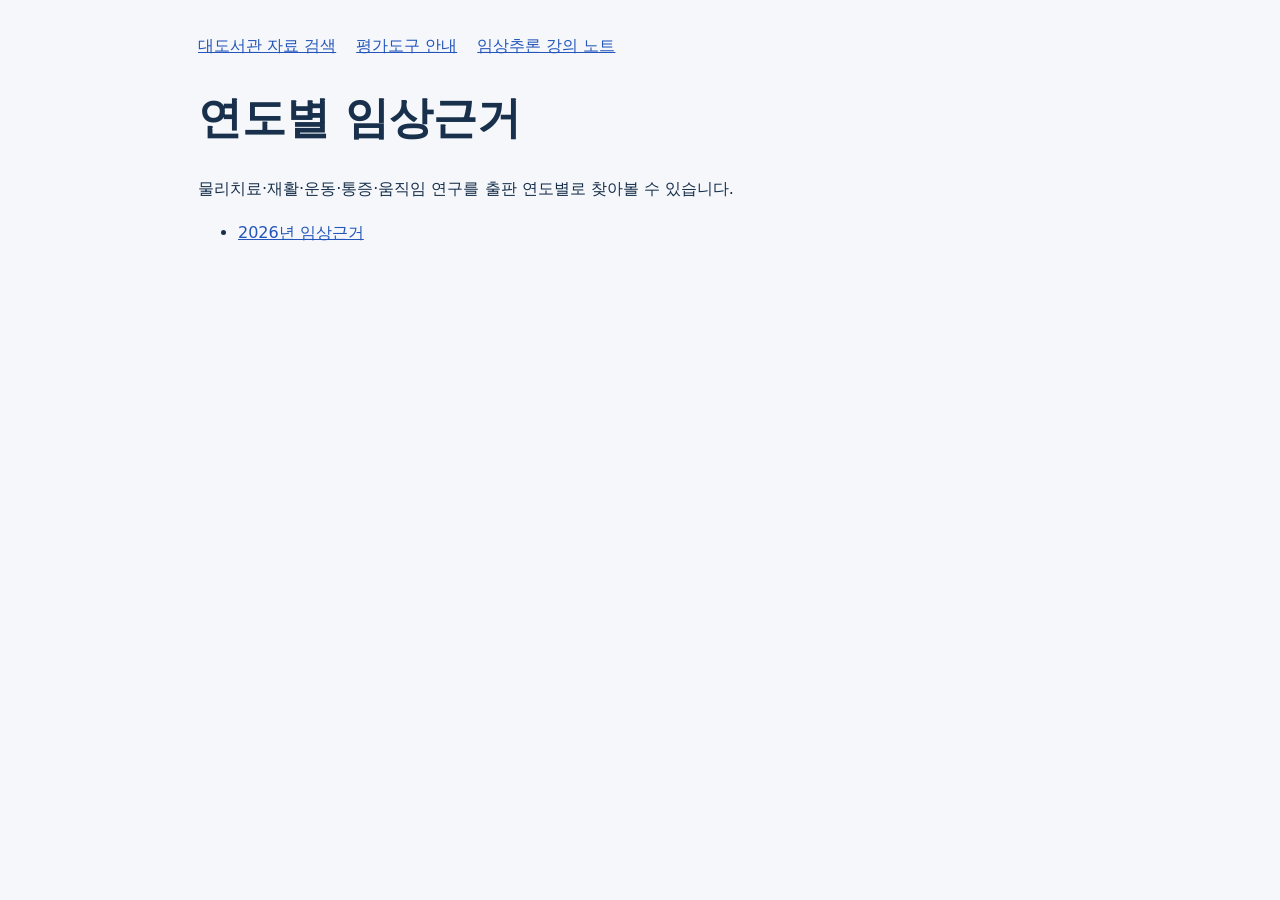
<file: imports/clinical-research/index.html>
<!doctype html>
<html lang="ko">
<head>
  <meta charset="utf-8">
  <meta name="viewport" content="width=device-width, initial-scale=1">
  <title>연도별 임상근거 | 대도서관</title>
  <style>
*{box-sizing:border-box}
body{margin:0;background:#f5f7fb;color:#18304b;font:16px/1.7 system-ui,sans-serif}
main{max-width:920px;margin:auto;padding:32px 18px}
nav{display:flex;gap:12px 20px;flex-wrap:wrap}
a{color:#2355ba;overflow-wrap:anywhere}
h1{font-size:clamp(28px,5vw,44px);line-height:1.3}
h2{font-size:22px;line-height:1.4}
article{padding:20px 24px;background:white;border:1px solid #dce2eb;border-radius:16px;margin:18px 0;min-width:0}
small{display:block;color:#52657c}
.meta{color:#536c88;font-size:.9rem}
.limit{border-left:3px solid #8d9ab2;padding-left:12px}
  </style>
</head>
<body>
  <main>
    <nav aria-label="대도서관"><a href="../../#catalog?domain=medicine">대도서관 자료 검색</a><a href="../outcome-measures/">평가도구 안내</a><a href="../clinical-reasoning/">임상추론 강의 노트</a></nav>
    <h1>연도별 임상근거</h1>
    <p>물리치료·재활·운동·통증·움직임 연구를 출판 연도별로 찾아볼 수 있습니다.</p>
    <ul>
      <li><a href="./2026/">2026년 임상근거</a></li>
    </ul>
  </main>
</body>
</html>
</file>
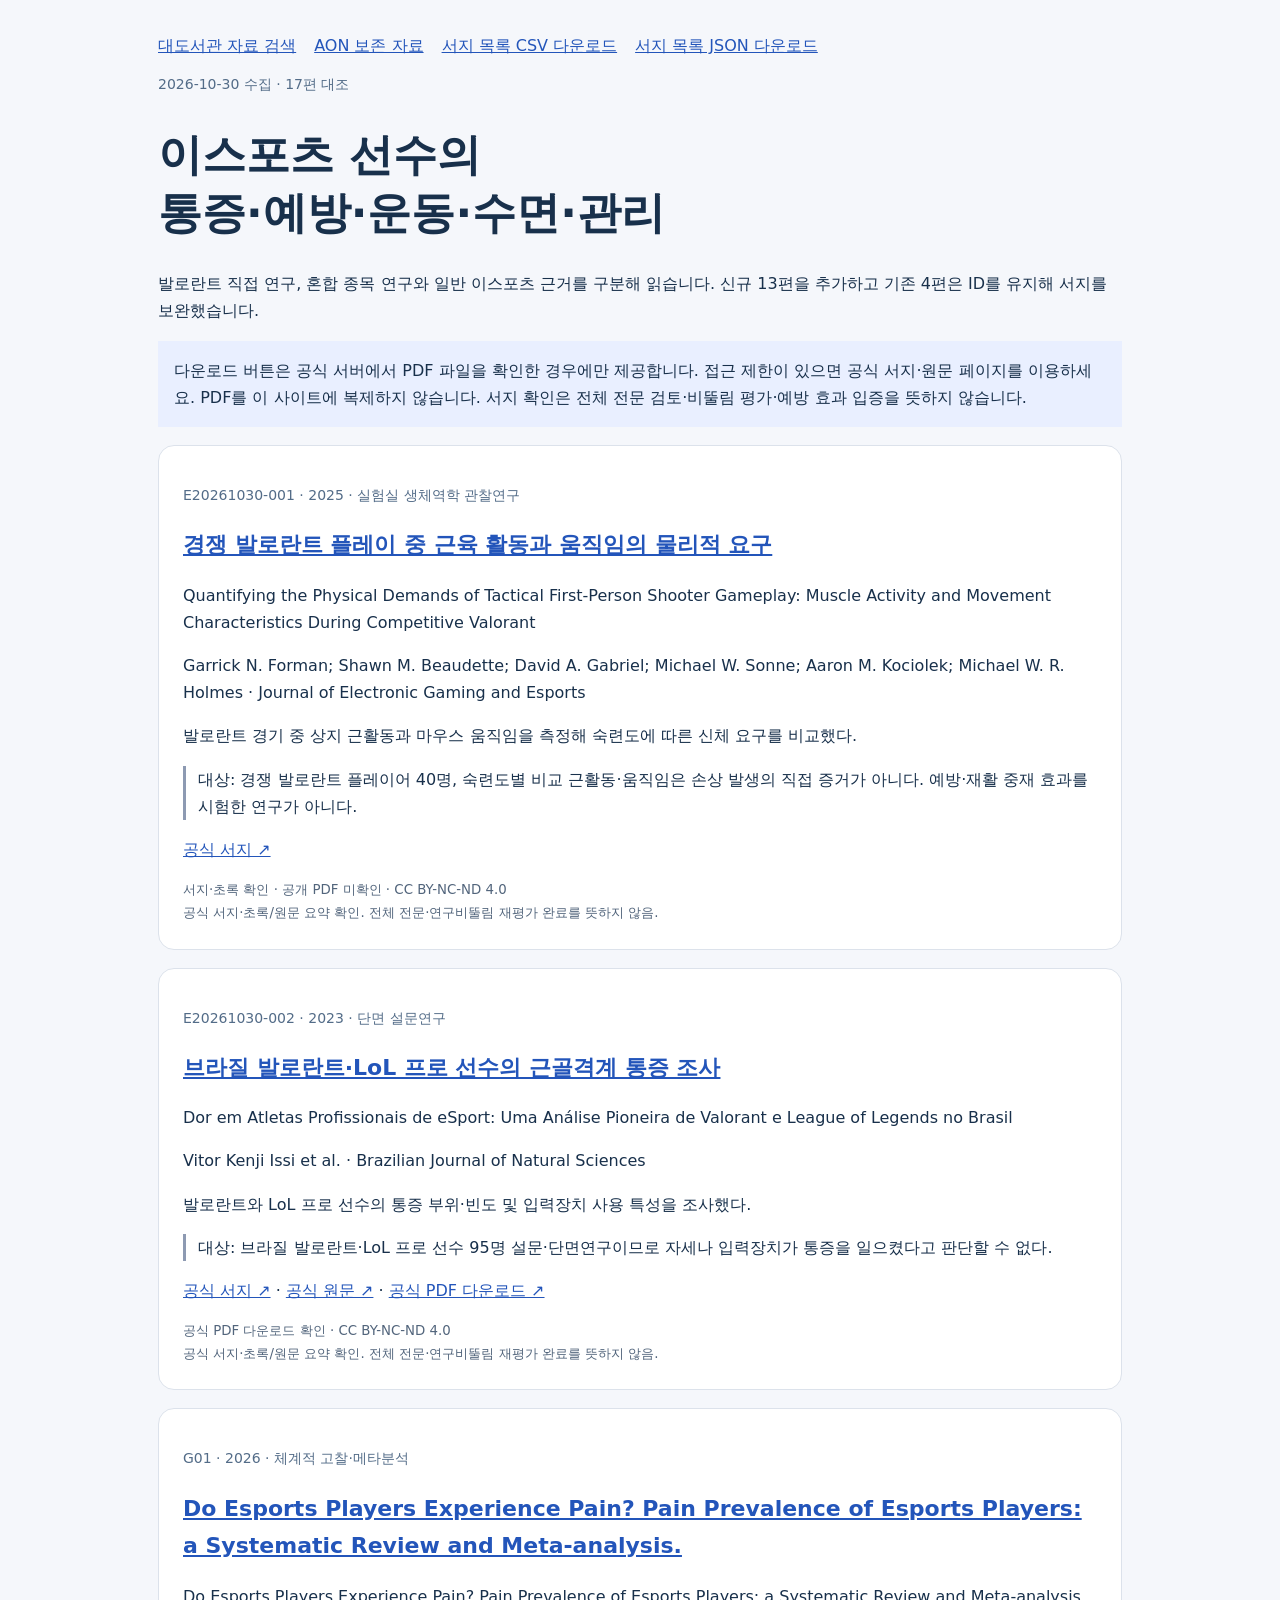
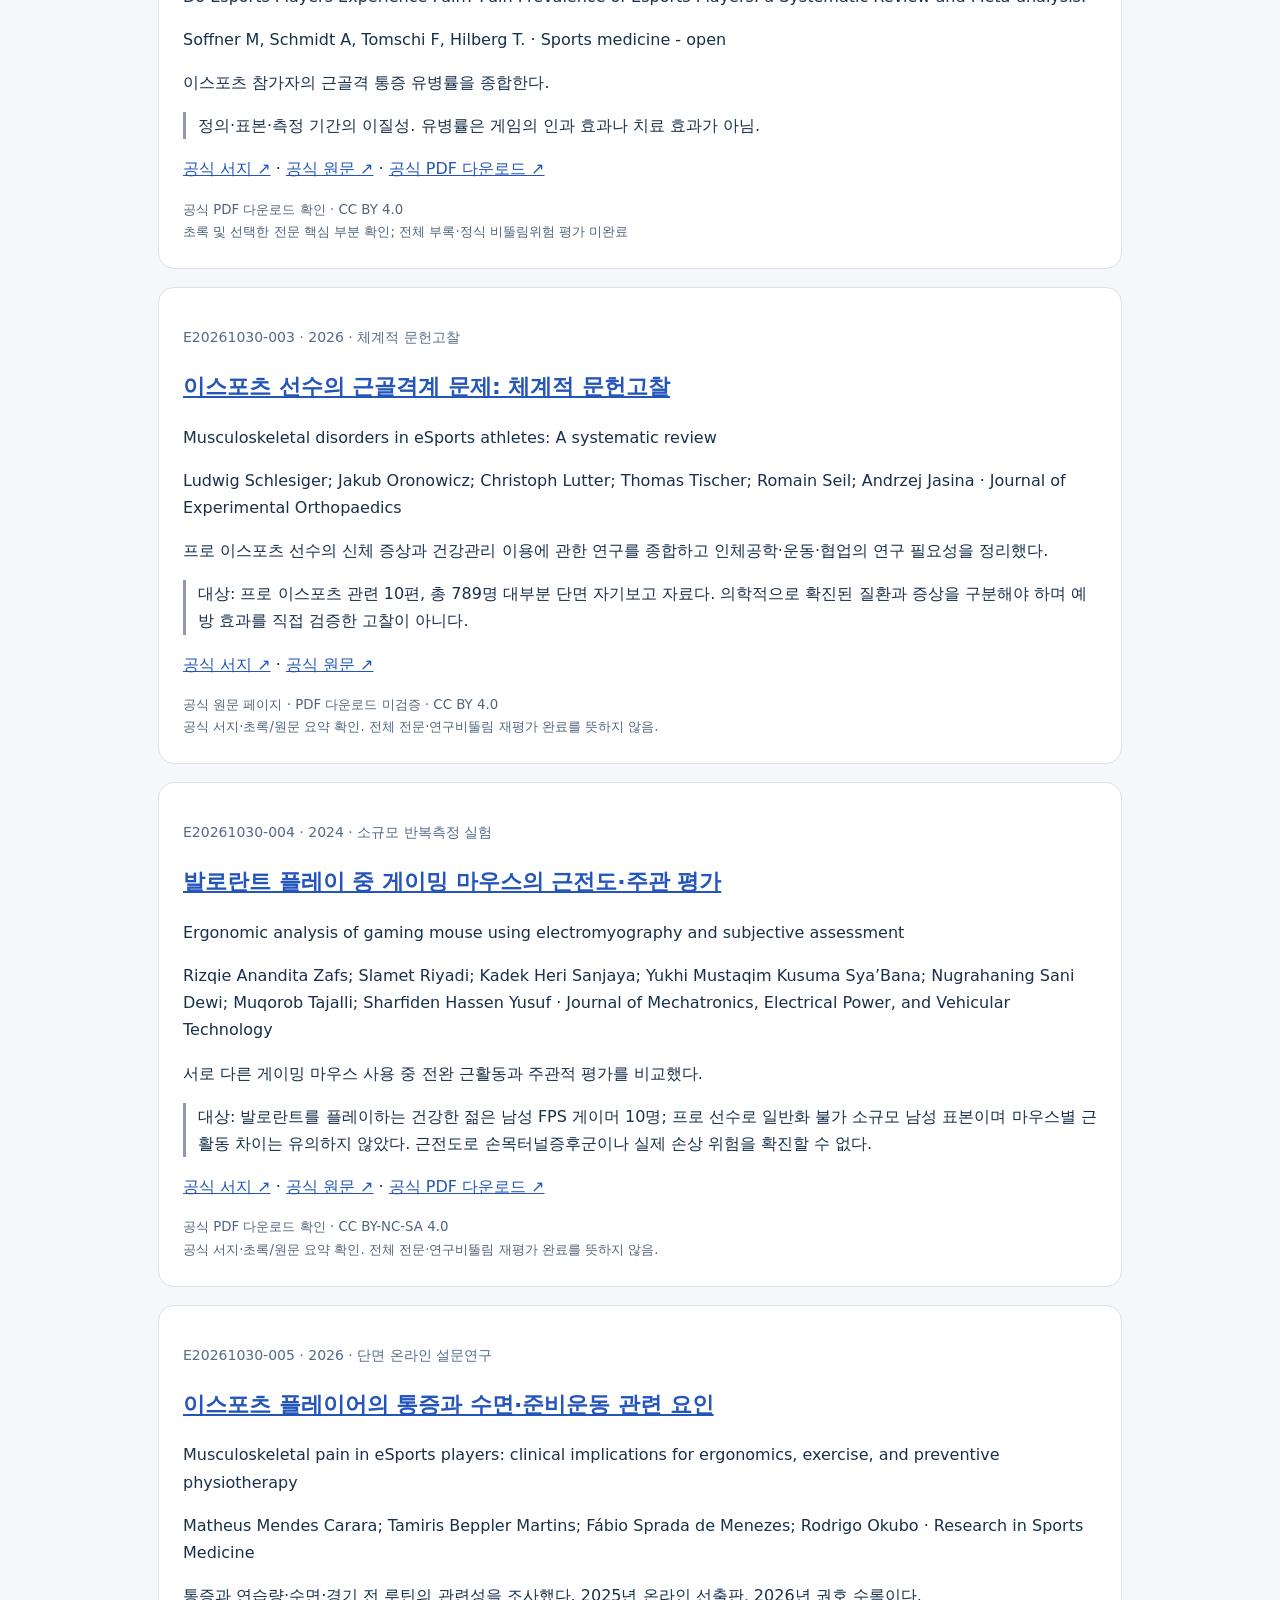
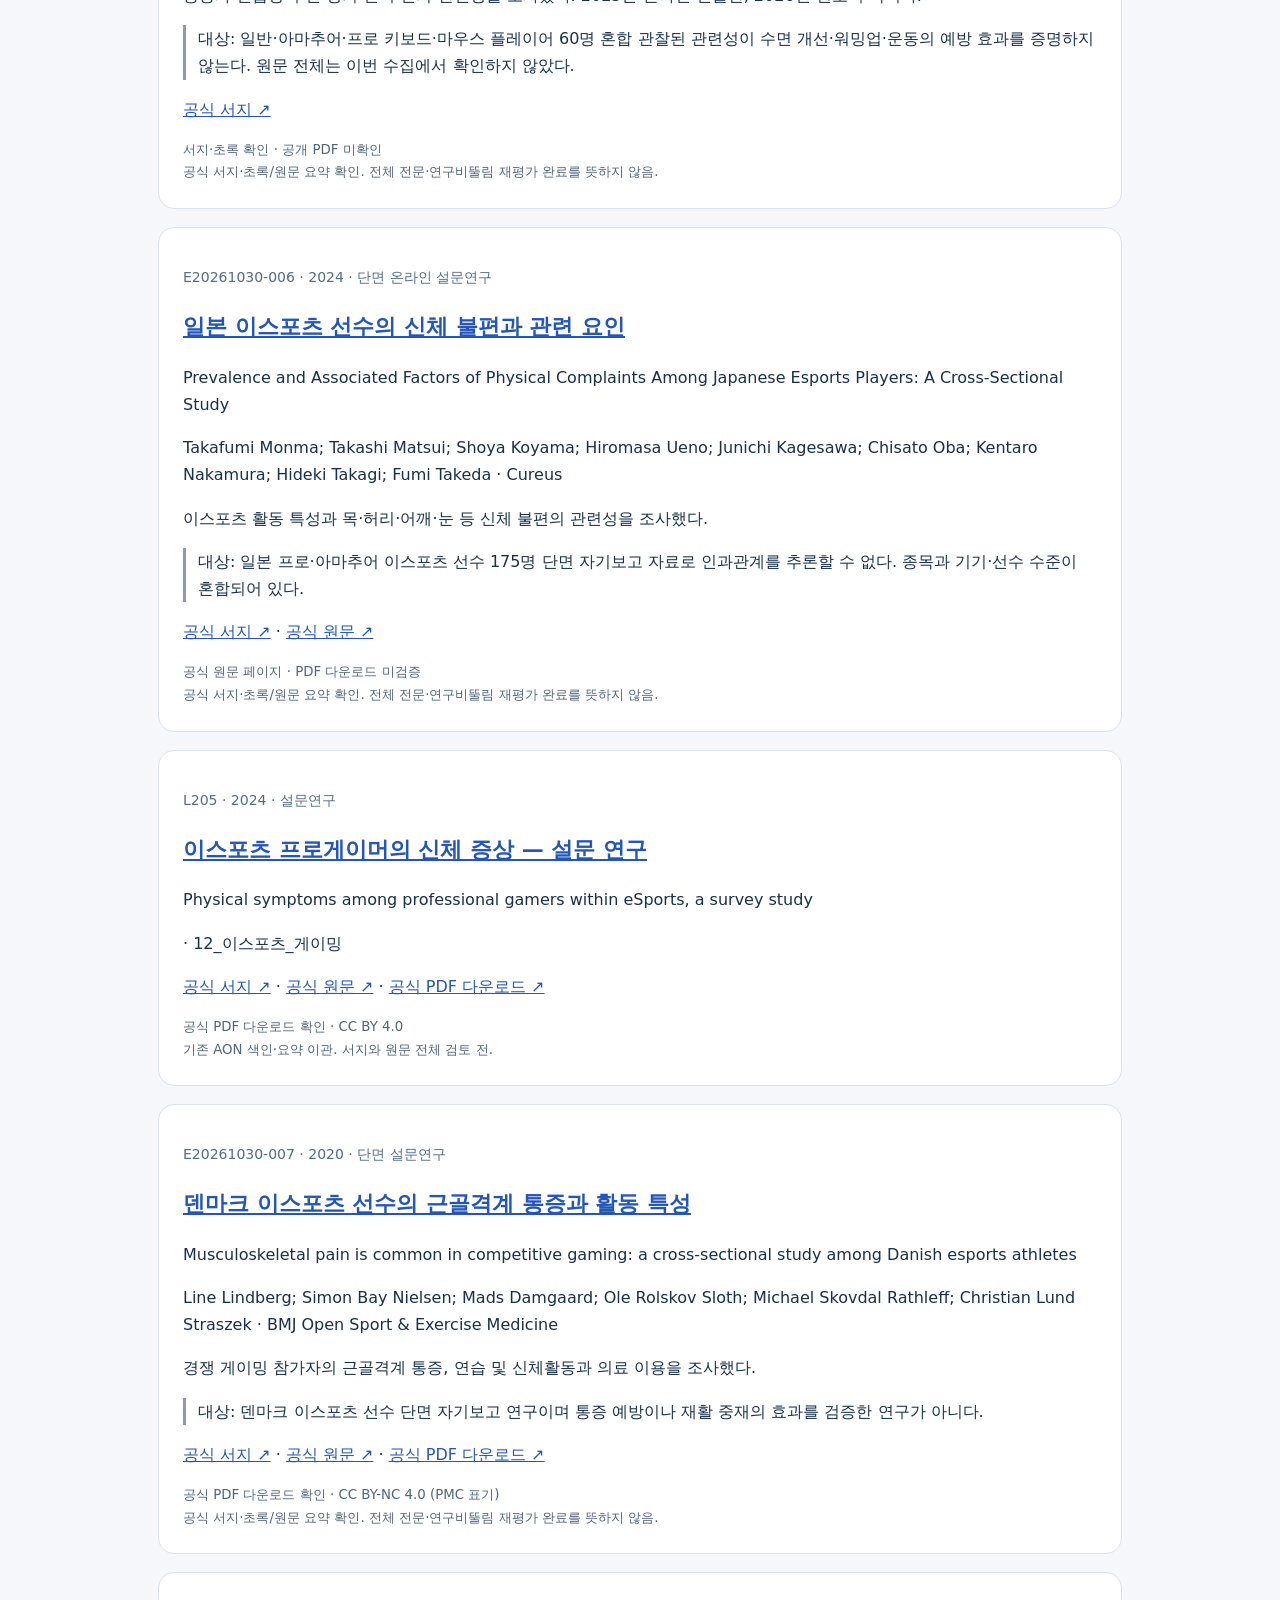
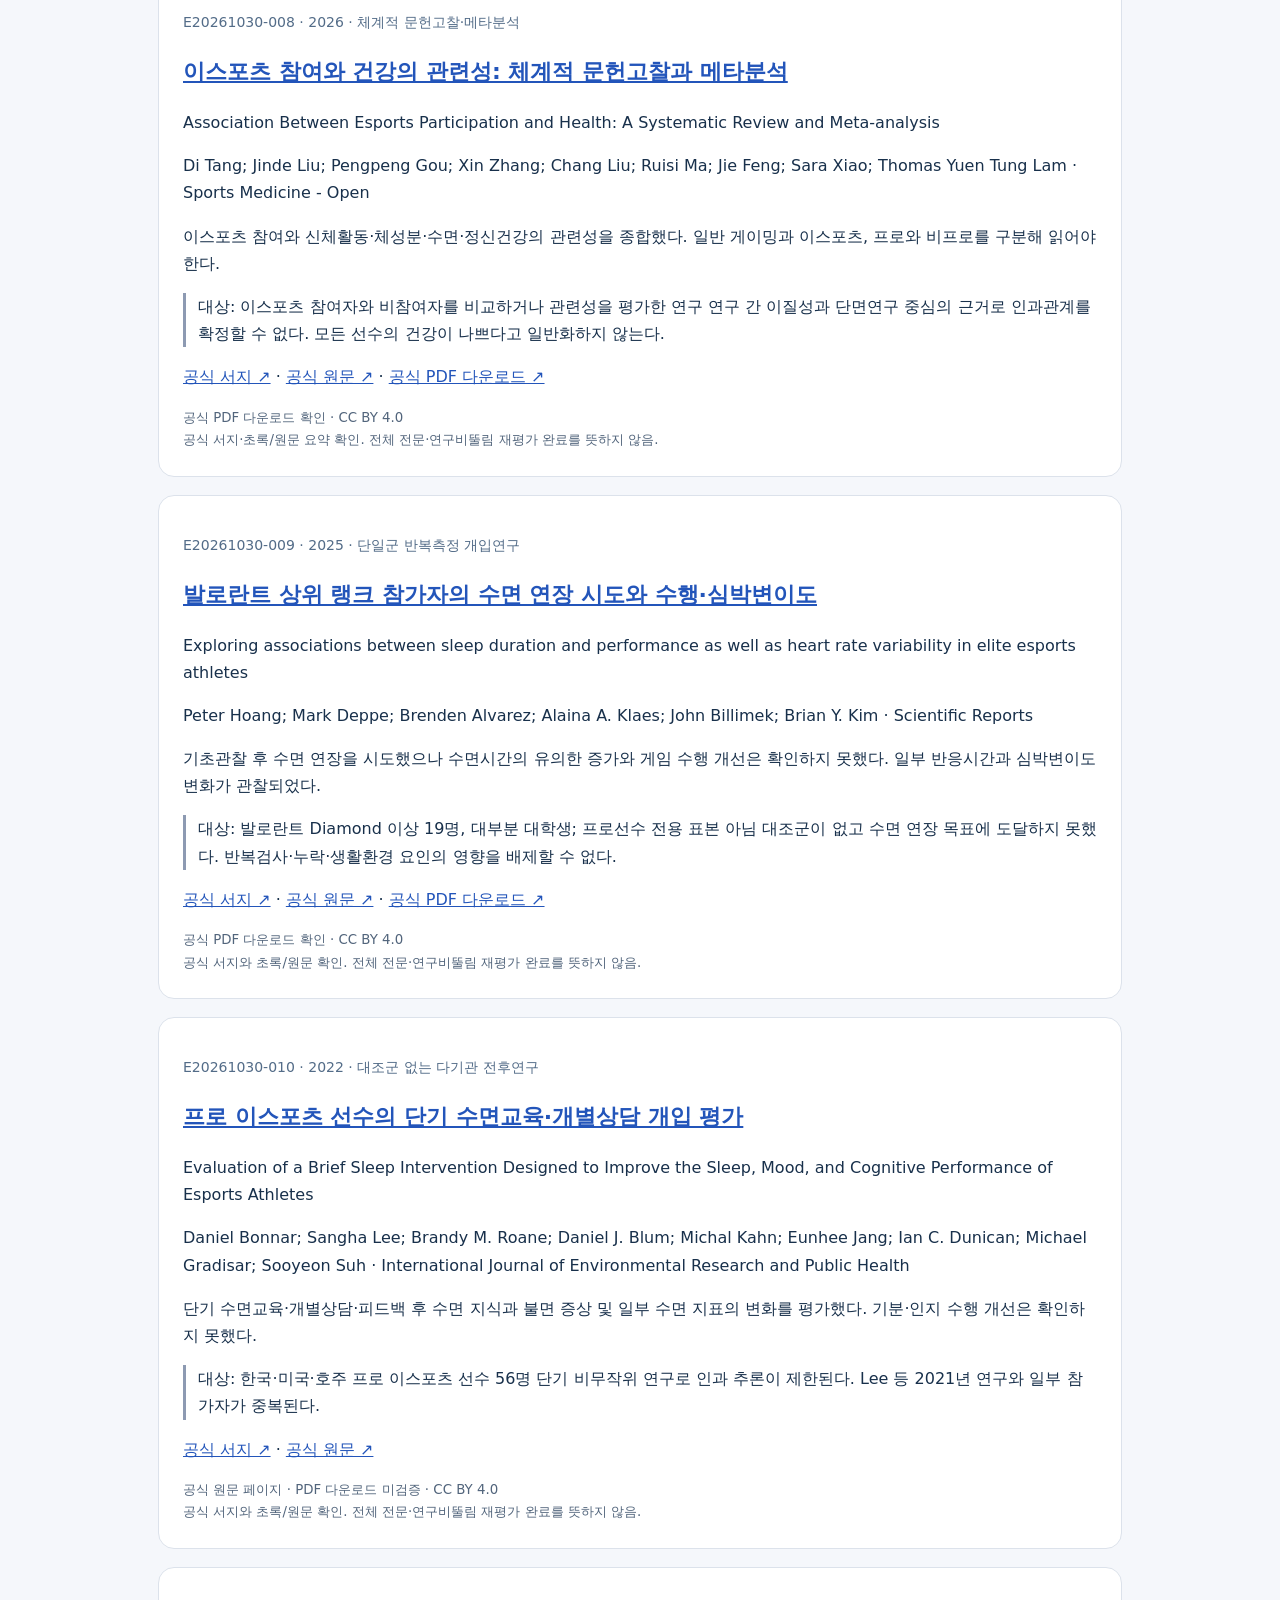
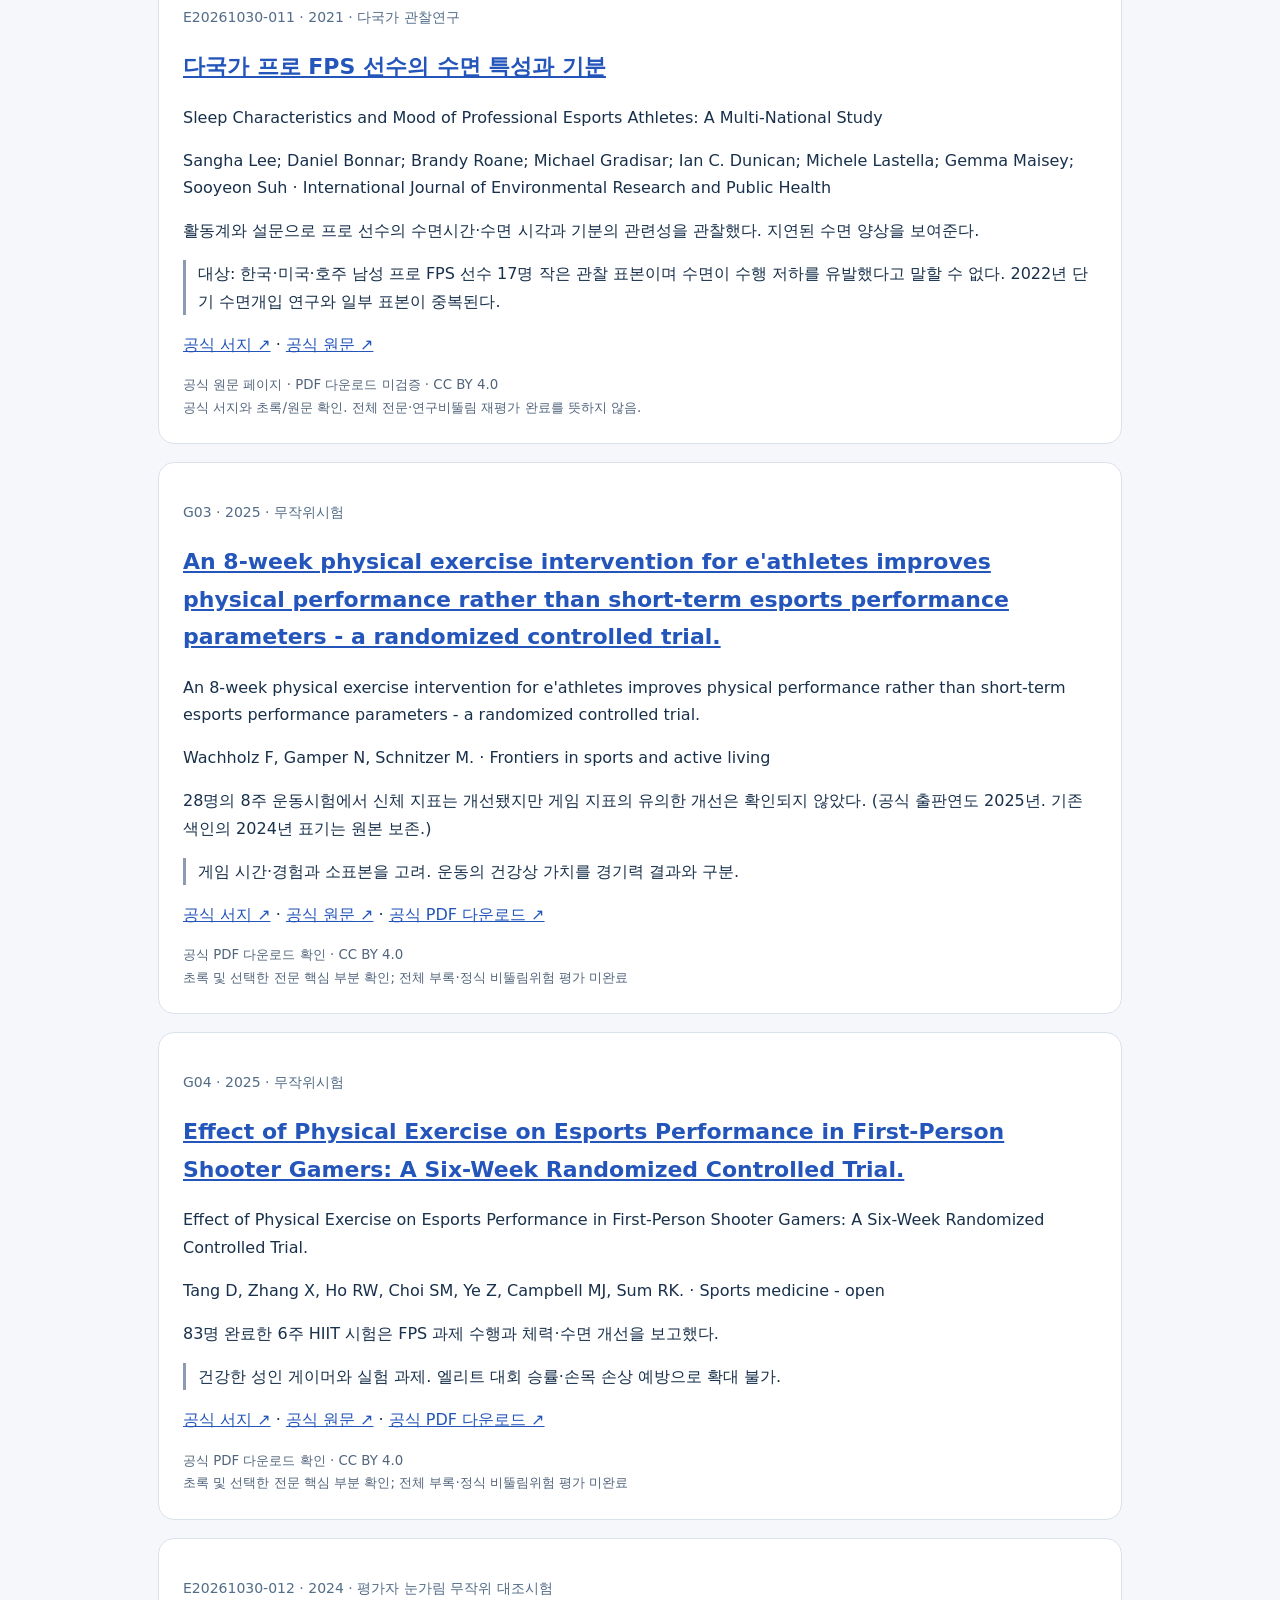
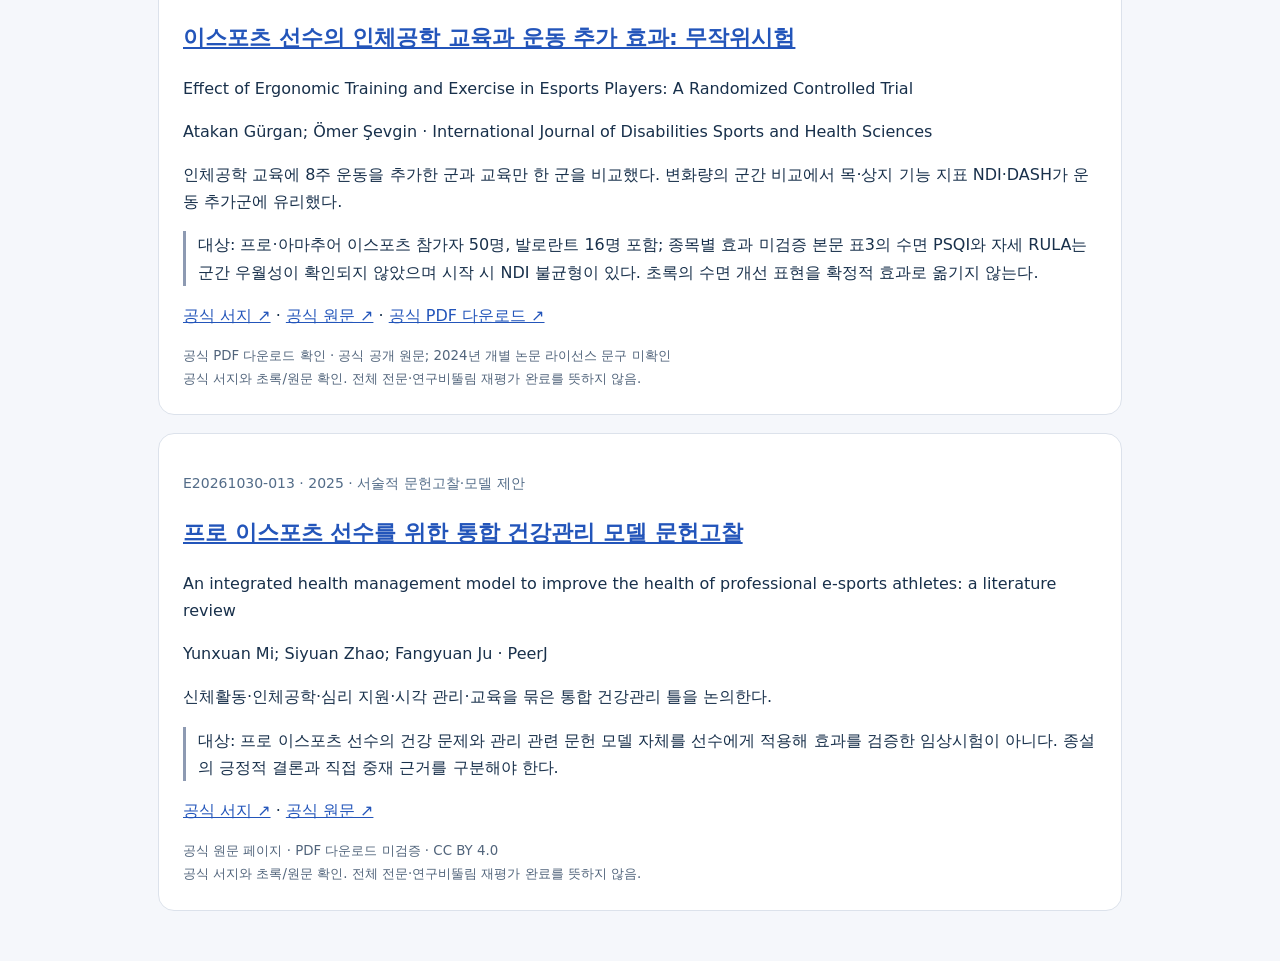
<file: imports/esports-20261030/index.html>
<!doctype html><html lang="ko"><meta charset="utf-8"><meta name="viewport" content="width=device-width,initial-scale=1"><title>이스포츠 문헌 · 발로란트·통증·예방·운동·수면 | 대도서관</title><style>*{box-sizing:border-box}body{margin:0;background:#f5f7fb;color:#18304b;font:16px/1.7 system-ui,sans-serif}main{max-width:1000px;margin:auto;padding:32px 18px}nav{display:flex;gap:18px;flex-wrap:wrap}a{color:#2355ba;overflow-wrap:anywhere}h1{font-size:clamp(28px,5vw,44px);line-height:1.3}h2{font-size:22px}article{padding:24px;background:white;border:1px solid #dce2eb;border-radius:16px;margin:18px 0;min-width:0}small{display:block;color:#52657c}.tag{color:#536c88;font-size:14px}.limit{border-left:3px solid #8d9ab2;padding-left:12px}.notice{padding:16px;background:#e9efff}p{overflow-wrap:anywhere}</style><main><nav><a href="../../#catalog?domain=medicine">대도서관 자료 검색</a><a href="../aon-20261013/">AON 보존 자료</a><a href="references.csv" download>서지 목록 CSV 다운로드</a><a href="references.json" download>서지 목록 JSON 다운로드</a></nav><p class="tag">2026-10-30 수집 · 17편 대조</p><h1>이스포츠 선수의<br>통증·예방·운동·수면·관리</h1><p>발로란트 직접 연구, 혼합 종목 연구와 일반 이스포츠 근거를 구분해 읽습니다. 신규 13편을 추가하고 기존 4편은 ID를 유지해 서지를 보완했습니다.</p><p class="notice">다운로드 버튼은 공식 서버에서 PDF 파일을 확인한 경우에만 제공합니다. 접근 제한이 있으면 공식 서지·원문 페이지를 이용하세요. PDF를 이 사이트에 복제하지 않습니다. 서지 확인은 전체 전문 검토·비뚤림 평가·예방 효과 입증을 뜻하지 않습니다.</p><article><p class="tag">E20261030-001 · 2025 · 실험실 생체역학 관찰연구</p><h2><a href="../../#paper-E20261030-001">경쟁 발로란트 플레이 중 근육 활동과 움직임의 물리적 요구</a></h2><p>Quantifying the Physical Demands of Tactical First-Person Shooter Gameplay: Muscle Activity and Movement Characteristics During Competitive Valorant</p><p>Garrick N. Forman; Shawn M. Beaudette; David A. Gabriel; Michael W. Sonne; Aaron M. Kociolek; Michael W. R. Holmes · Journal of Electronic Gaming and Esports</p><p>발로란트 경기 중 상지 근활동과 마우스 움직임을 측정해 숙련도에 따른 신체 요구를 비교했다.</p><p class="limit">대상: 경쟁 발로란트 플레이어 40명, 숙련도별 비교 근활동·움직임은 손상 발생의 직접 증거가 아니다. 예방·재활 중재 효과를 시험한 연구가 아니다.</p><p><a href="https://doi.org/10.1123/jege.2024-0040" target="_blank" rel="noopener noreferrer">공식 서지 ↗</a></p><small>서지·초록 확인 · 공개 PDF 미확인 · CC BY-NC-ND 4.0</small><small>공식 서지·초록/원문 요약 확인. 전체 전문·연구비뚤림 재평가 완료를 뜻하지 않음.</small></article>
<article><p class="tag">E20261030-002 · 2023 · 단면 설문연구</p><h2><a href="../../#paper-E20261030-002">브라질 발로란트·LoL 프로 선수의 근골격계 통증 조사</a></h2><p>Dor em Atletas Profissionais de eSport: Uma Análise Pioneira de Valorant e League of Legends no Brasil</p><p>Vitor Kenji Issi et al. · Brazilian Journal of Natural Sciences</p><p>발로란트와 LoL 프로 선수의 통증 부위·빈도 및 입력장치 사용 특성을 조사했다.</p><p class="limit">대상: 브라질 발로란트·LoL 프로 선수 95명 설문·단면연구이므로 자세나 입력장치가 통증을 일으켰다고 판단할 수 없다.</p><p><a href="https://bjns.com.br/index.php/BJNS/article/view/189" target="_blank" rel="noopener noreferrer">공식 서지 ↗</a> · <a href="https://bjns.com.br/index.php/BJNS/article/view/189/150" target="_blank" rel="noopener noreferrer">공식 원문 ↗</a> · <a href="https://bjns.com.br/index.php/BJNS/article/download/189/150/679" target="_blank" rel="noopener noreferrer">공식 PDF 다운로드 ↗</a></p><small>공식 PDF 다운로드 확인 · CC BY-NC-ND 4.0</small><small>공식 서지·초록/원문 요약 확인. 전체 전문·연구비뚤림 재평가 완료를 뜻하지 않음.</small></article>
<article><p class="tag">G01 · 2026 · 체계적 고찰·메타분석</p><h2><a href="../../#paper-G01">Do Esports Players Experience Pain? Pain Prevalence of Esports Players: a Systematic Review and Meta-analysis.</a></h2><p>Do Esports Players Experience Pain? Pain Prevalence of Esports Players: a Systematic Review and Meta-analysis.</p><p>Soffner M, Schmidt A, Tomschi F, Hilberg T. · Sports medicine - open</p><p>이스포츠 참가자의 근골격 통증 유병률을 종합한다.</p><p class="limit">정의·표본·측정 기간의 이질성. 유병률은 게임의 인과 효과나 치료 효과가 아님.</p><p><a href="https://doi.org/10.1186/s40798-025-00971-1" target="_blank" rel="noopener noreferrer">공식 서지 ↗</a> · <a href="https://pmc.ncbi.nlm.nih.gov/articles/PMC12764727/" target="_blank" rel="noopener noreferrer">공식 원문 ↗</a> · <a href="https://link.springer.com/content/pdf/10.1186/s40798-025-00971-1.pdf" target="_blank" rel="noopener noreferrer">공식 PDF 다운로드 ↗</a></p><small>공식 PDF 다운로드 확인 · CC BY 4.0</small><small>초록 및 선택한 전문 핵심 부분 확인; 전체 부록·정식 비뚤림위험 평가 미완료</small></article>
<article><p class="tag">E20261030-003 · 2026 · 체계적 문헌고찰</p><h2><a href="../../#paper-E20261030-003">이스포츠 선수의 근골격계 문제: 체계적 문헌고찰</a></h2><p>Musculoskeletal disorders in eSports athletes: A systematic review</p><p>Ludwig Schlesiger; Jakub Oronowicz; Christoph Lutter; Thomas Tischer; Romain Seil; Andrzej Jasina · Journal of Experimental Orthopaedics</p><p>프로 이스포츠 선수의 신체 증상과 건강관리 이용에 관한 연구를 종합하고 인체공학·운동·협업의 연구 필요성을 정리했다.</p><p class="limit">대상: 프로 이스포츠 관련 10편, 총 789명 대부분 단면 자기보고 자료다. 의학적으로 확진된 질환과 증상을 구분해야 하며 예방 효과를 직접 검증한 고찰이 아니다.</p><p><a href="https://esskajournals.onlinelibrary.wiley.com/doi/10.1002/jeo2.70786" target="_blank" rel="noopener noreferrer">공식 서지 ↗</a> · <a href="https://pmc.ncbi.nlm.nih.gov/articles/PMC13239912/" target="_blank" rel="noopener noreferrer">공식 원문 ↗</a></p><small>공식 원문 페이지 · PDF 다운로드 미검증 · CC BY 4.0</small><small>공식 서지·초록/원문 요약 확인. 전체 전문·연구비뚤림 재평가 완료를 뜻하지 않음.</small></article>
<article><p class="tag">E20261030-004 · 2024 · 소규모 반복측정 실험</p><h2><a href="../../#paper-E20261030-004">발로란트 플레이 중 게이밍 마우스의 근전도·주관 평가</a></h2><p>Ergonomic analysis of gaming mouse using electromyography and subjective assessment</p><p>Rizqie Anandita Zafs; Slamet Riyadi; Kadek Heri Sanjaya; Yukhi Mustaqim Kusuma Sya’Bana; Nugrahaning Sani Dewi; Muqorob Tajalli; Sharfiden Hassen Yusuf · Journal of Mechatronics, Electrical Power, and Vehicular Technology</p><p>서로 다른 게이밍 마우스 사용 중 전완 근활동과 주관적 평가를 비교했다.</p><p class="limit">대상: 발로란트를 플레이하는 건강한 젊은 남성 FPS 게이머 10명; 프로 선수로 일반화 불가 소규모 남성 표본이며 마우스별 근활동 차이는 유의하지 않았다. 근전도로 손목터널증후군이나 실제 손상 위험을 확진할 수 없다.</p><p><a href="https://mev.brin.go.id/mev/article/view/1110/0" target="_blank" rel="noopener noreferrer">공식 서지 ↗</a> · <a href="https://mev.brin.go.id/mev/article/view/1110/0" target="_blank" rel="noopener noreferrer">공식 원문 ↗</a> · <a href="https://mev.brin.go.id/mev/article/viewFile/1110/pdf" target="_blank" rel="noopener noreferrer">공식 PDF 다운로드 ↗</a></p><small>공식 PDF 다운로드 확인 · CC BY-NC-SA 4.0</small><small>공식 서지·초록/원문 요약 확인. 전체 전문·연구비뚤림 재평가 완료를 뜻하지 않음.</small></article>
<article><p class="tag">E20261030-005 · 2026 · 단면 온라인 설문연구</p><h2><a href="../../#paper-E20261030-005">이스포츠 플레이어의 통증과 수면·준비운동 관련 요인</a></h2><p>Musculoskeletal pain in eSports players: clinical implications for ergonomics, exercise, and preventive physiotherapy</p><p>Matheus Mendes Carara; Tamiris Beppler Martins; Fábio Sprada de Menezes; Rodrigo Okubo · Research in Sports Medicine</p><p>통증과 연습량·수면·경기 전 루틴의 관련성을 조사했다. 2025년 온라인 선출판, 2026년 권호 수록이다.</p><p class="limit">대상: 일반·아마추어·프로 키보드·마우스 플레이어 60명 혼합 관찰된 관련성이 수면 개선·워밍업·운동의 예방 효과를 증명하지 않는다. 원문 전체는 이번 수집에서 확인하지 않았다.</p><p><a href="https://pubmed.ncbi.nlm.nih.gov/41275338/" target="_blank" rel="noopener noreferrer">공식 서지 ↗</a></p><small>서지·초록 확인 · 공개 PDF 미확인</small><small>공식 서지·초록/원문 요약 확인. 전체 전문·연구비뚤림 재평가 완료를 뜻하지 않음.</small></article>
<article><p class="tag">E20261030-006 · 2024 · 단면 온라인 설문연구</p><h2><a href="../../#paper-E20261030-006">일본 이스포츠 선수의 신체 불편과 관련 요인</a></h2><p>Prevalence and Associated Factors of Physical Complaints Among Japanese Esports Players: A Cross-Sectional Study</p><p>Takafumi Monma; Takashi Matsui; Shoya Koyama; Hiromasa Ueno; Junichi Kagesawa; Chisato Oba; Kentaro Nakamura; Hideki Takagi; Fumi Takeda · Cureus</p><p>이스포츠 활동 특성과 목·허리·어깨·눈 등 신체 불편의 관련성을 조사했다.</p><p class="limit">대상: 일본 프로·아마추어 이스포츠 선수 175명 단면 자기보고 자료로 인과관계를 추론할 수 없다. 종목과 기기·선수 수준이 혼합되어 있다.</p><p><a href="https://pmc.ncbi.nlm.nih.gov/articles/PMC11380764/" target="_blank" rel="noopener noreferrer">공식 서지 ↗</a> · <a href="https://pmc.ncbi.nlm.nih.gov/articles/PMC11380764/" target="_blank" rel="noopener noreferrer">공식 원문 ↗</a></p><small>공식 원문 페이지 · PDF 다운로드 미검증</small><small>공식 서지·초록/원문 요약 확인. 전체 전문·연구비뚤림 재평가 완료를 뜻하지 않음.</small></article>
<article><p class="tag">L205 · 2024 · 설문연구</p><h2><a href="../../#paper-L205">이스포츠 프로게이머의 신체 증상 — 설문 연구</a></h2><p>Physical symptoms among professional gamers within eSports, a survey study</p><p> · 12_이스포츠_게이밍</p><p></p><p class="limit"></p><p><a href="https://pubmed.ncbi.nlm.nih.gov/?term=Physical%20symptoms%20among%20professional%20gamers%20within%20eSports%2C%20a%20survey%20study" target="_blank" rel="noopener noreferrer">공식 서지 ↗</a> · <a href="https://link.springer.com/article/10.1186/s13102-024-00810-y" target="_blank" rel="noopener noreferrer">공식 원문 ↗</a> · <a href="https://link.springer.com/content/pdf/10.1186/s13102-024-00810-y.pdf" target="_blank" rel="noopener noreferrer">공식 PDF 다운로드 ↗</a></p><small>공식 PDF 다운로드 확인 · CC BY 4.0</small><small>기존 AON 색인·요약 이관. 서지와 원문 전체 검토 전.</small></article>
<article><p class="tag">E20261030-007 · 2020 · 단면 설문연구</p><h2><a href="../../#paper-E20261030-007">덴마크 이스포츠 선수의 근골격계 통증과 활동 특성</a></h2><p>Musculoskeletal pain is common in competitive gaming: a cross-sectional study among Danish esports athletes</p><p>Line Lindberg; Simon Bay Nielsen; Mads Damgaard; Ole Rolskov Sloth; Michael Skovdal Rathleff; Christian Lund Straszek · BMJ Open Sport &amp; Exercise Medicine</p><p>경쟁 게이밍 참가자의 근골격계 통증, 연습 및 신체활동과 의료 이용을 조사했다.</p><p class="limit">대상: 덴마크 이스포츠 선수 단면 자기보고 연구이며 통증 예방이나 재활 중재의 효과를 검증한 연구가 아니다.</p><p><a href="https://pmc.ncbi.nlm.nih.gov/articles/PMC7876625/" target="_blank" rel="noopener noreferrer">공식 서지 ↗</a> · <a href="https://pmc.ncbi.nlm.nih.gov/articles/PMC7876625/" target="_blank" rel="noopener noreferrer">공식 원문 ↗</a> · <a href="https://bmjopensem.bmj.com/content/bmjosem/6/1/000799.full.pdf" target="_blank" rel="noopener noreferrer">공식 PDF 다운로드 ↗</a></p><small>공식 PDF 다운로드 확인 · CC BY-NC 4.0 (PMC 표기)</small><small>공식 서지·초록/원문 요약 확인. 전체 전문·연구비뚤림 재평가 완료를 뜻하지 않음.</small></article>
<article><p class="tag">E20261030-008 · 2026 · 체계적 문헌고찰·메타분석</p><h2><a href="../../#paper-E20261030-008">이스포츠 참여와 건강의 관련성: 체계적 문헌고찰과 메타분석</a></h2><p>Association Between Esports Participation and Health: A Systematic Review and Meta-analysis</p><p>Di Tang; Jinde Liu; Pengpeng Gou; Xin Zhang; Chang Liu; Ruisi Ma; Jie Feng; Sara Xiao; Thomas Yuen Tung Lam · Sports Medicine - Open</p><p>이스포츠 참여와 신체활동·체성분·수면·정신건강의 관련성을 종합했다. 일반 게이밍과 이스포츠, 프로와 비프로를 구분해 읽어야 한다.</p><p class="limit">대상: 이스포츠 참여자와 비참여자를 비교하거나 관련성을 평가한 연구 연구 간 이질성과 단면연구 중심의 근거로 인과관계를 확정할 수 없다. 모든 선수의 건강이 나쁘다고 일반화하지 않는다.</p><p><a href="https://link.springer.com/article/10.1186/s40798-026-01083-0" target="_blank" rel="noopener noreferrer">공식 서지 ↗</a> · <a href="https://link.springer.com/article/10.1186/s40798-026-01083-0" target="_blank" rel="noopener noreferrer">공식 원문 ↗</a> · <a href="https://link.springer.com/content/pdf/10.1186/s40798-026-01083-0.pdf" target="_blank" rel="noopener noreferrer">공식 PDF 다운로드 ↗</a></p><small>공식 PDF 다운로드 확인 · CC BY 4.0</small><small>공식 서지·초록/원문 요약 확인. 전체 전문·연구비뚤림 재평가 완료를 뜻하지 않음.</small></article>
<article><p class="tag">E20261030-009 · 2025 · 단일군 반복측정 개입연구</p><h2><a href="../../#paper-E20261030-009">발로란트 상위 랭크 참가자의 수면 연장 시도와 수행·심박변이도</a></h2><p>Exploring associations between sleep duration and performance as well as heart rate variability in elite esports athletes</p><p>Peter Hoang; Mark Deppe; Brenden Alvarez; Alaina A. Klaes; John Billimek; Brian Y. Kim · Scientific Reports</p><p>기초관찰 후 수면 연장을 시도했으나 수면시간의 유의한 증가와 게임 수행 개선은 확인하지 못했다. 일부 반응시간과 심박변이도 변화가 관찰되었다.</p><p class="limit">대상: 발로란트 Diamond 이상 19명, 대부분 대학생; 프로선수 전용 표본 아님 대조군이 없고 수면 연장 목표에 도달하지 못했다. 반복검사·누락·생활환경 요인의 영향을 배제할 수 없다.</p><p><a href="https://www.nature.com/articles/s41598-025-18228-y" target="_blank" rel="noopener noreferrer">공식 서지 ↗</a> · <a href="https://www.nature.com/articles/s41598-025-18228-y" target="_blank" rel="noopener noreferrer">공식 원문 ↗</a> · <a href="https://www.nature.com/articles/s41598-025-18228-y.pdf" target="_blank" rel="noopener noreferrer">공식 PDF 다운로드 ↗</a></p><small>공식 PDF 다운로드 확인 · CC BY 4.0</small><small>공식 서지와 초록/원문 확인. 전체 전문·연구비뚤림 재평가 완료를 뜻하지 않음.</small></article>
<article><p class="tag">E20261030-010 · 2022 · 대조군 없는 다기관 전후연구</p><h2><a href="../../#paper-E20261030-010">프로 이스포츠 선수의 단기 수면교육·개별상담 개입 평가</a></h2><p>Evaluation of a Brief Sleep Intervention Designed to Improve the Sleep, Mood, and Cognitive Performance of Esports Athletes</p><p>Daniel Bonnar; Sangha Lee; Brandy M. Roane; Daniel J. Blum; Michal Kahn; Eunhee Jang; Ian C. Dunican; Michael Gradisar; Sooyeon Suh · International Journal of Environmental Research and Public Health</p><p>단기 수면교육·개별상담·피드백 후 수면 지식과 불면 증상 및 일부 수면 지표의 변화를 평가했다. 기분·인지 수행 개선은 확인하지 못했다.</p><p class="limit">대상: 한국·미국·호주 프로 이스포츠 선수 56명 단기 비무작위 연구로 인과 추론이 제한된다. Lee 등 2021년 연구와 일부 참가자가 중복된다.</p><p><a href="https://www.mdpi.com/1660-4601/19/7/4146" target="_blank" rel="noopener noreferrer">공식 서지 ↗</a> · <a href="https://pmc.ncbi.nlm.nih.gov/articles/PMC8998799/" target="_blank" rel="noopener noreferrer">공식 원문 ↗</a></p><small>공식 원문 페이지 · PDF 다운로드 미검증 · CC BY 4.0</small><small>공식 서지와 초록/원문 확인. 전체 전문·연구비뚤림 재평가 완료를 뜻하지 않음.</small></article>
<article><p class="tag">E20261030-011 · 2021 · 다국가 관찰연구</p><h2><a href="../../#paper-E20261030-011">다국가 프로 FPS 선수의 수면 특성과 기분</a></h2><p>Sleep Characteristics and Mood of Professional Esports Athletes: A Multi-National Study</p><p>Sangha Lee; Daniel Bonnar; Brandy Roane; Michael Gradisar; Ian C. Dunican; Michele Lastella; Gemma Maisey; Sooyeon Suh · International Journal of Environmental Research and Public Health</p><p>활동계와 설문으로 프로 선수의 수면시간·수면 시각과 기분의 관련성을 관찰했다. 지연된 수면 양상을 보여준다.</p><p class="limit">대상: 한국·미국·호주 남성 프로 FPS 선수 17명 작은 관찰 표본이며 수면이 수행 저하를 유발했다고 말할 수 없다. 2022년 단기 수면개입 연구와 일부 표본이 중복된다.</p><p><a href="https://pubmed.ncbi.nlm.nih.gov/33466788/" target="_blank" rel="noopener noreferrer">공식 서지 ↗</a> · <a href="https://www.mdpi.com/1660-4601/18/2/664" target="_blank" rel="noopener noreferrer">공식 원문 ↗</a></p><small>공식 원문 페이지 · PDF 다운로드 미검증 · CC BY 4.0</small><small>공식 서지와 초록/원문 확인. 전체 전문·연구비뚤림 재평가 완료를 뜻하지 않음.</small></article>
<article><p class="tag">G03 · 2025 · 무작위시험</p><h2><a href="../../#paper-G03">An 8-week physical exercise intervention for e'athletes improves physical performance rather than short-term esports performance parameters - a randomized controlled trial.</a></h2><p>An 8-week physical exercise intervention for e'athletes improves physical performance rather than short-term esports performance parameters - a randomized controlled trial.</p><p>Wachholz F, Gamper N, Schnitzer M. · Frontiers in sports and active living</p><p>28명의 8주 운동시험에서 신체 지표는 개선됐지만 게임 지표의 유의한 개선은 확인되지 않았다. (공식 출판연도 2025년. 기존 색인의 2024년 표기는 원본 보존.)</p><p class="limit">게임 시간·경험과 소표본을 고려. 운동의 건강상 가치를 경기력 결과와 구분.</p><p><a href="https://doi.org/10.3389/fspor.2024.1504205" target="_blank" rel="noopener noreferrer">공식 서지 ↗</a> · <a href="https://pmc.ncbi.nlm.nih.gov/articles/PMC11790659/" target="_blank" rel="noopener noreferrer">공식 원문 ↗</a> · <a href="https://www.frontiersin.org/journals/sports-and-active-living/articles/10.3389/fspor.2024.1504205/pdf" target="_blank" rel="noopener noreferrer">공식 PDF 다운로드 ↗</a></p><small>공식 PDF 다운로드 확인 · CC BY 4.0</small><small>초록 및 선택한 전문 핵심 부분 확인; 전체 부록·정식 비뚤림위험 평가 미완료</small></article>
<article><p class="tag">G04 · 2025 · 무작위시험</p><h2><a href="../../#paper-G04">Effect of Physical Exercise on Esports Performance in First-Person Shooter Gamers: A Six-Week Randomized Controlled Trial.</a></h2><p>Effect of Physical Exercise on Esports Performance in First-Person Shooter Gamers: A Six-Week Randomized Controlled Trial.</p><p>Tang D, Zhang X, Ho RW, Choi SM, Ye Z, Campbell MJ, Sum RK. · Sports medicine - open</p><p>83명 완료한 6주 HIIT 시험은 FPS 과제 수행과 체력·수면 개선을 보고했다.</p><p class="limit">건강한 성인 게이머와 실험 과제. 엘리트 대회 승률·손목 손상 예방으로 확대 불가.</p><p><a href="https://doi.org/10.1186/s40798-025-00970-2" target="_blank" rel="noopener noreferrer">공식 서지 ↗</a> · <a href="https://link.springer.com/article/10.1186/s40798-025-00970-2" target="_blank" rel="noopener noreferrer">공식 원문 ↗</a> · <a href="https://link.springer.com/content/pdf/10.1186/s40798-025-00970-2.pdf" target="_blank" rel="noopener noreferrer">공식 PDF 다운로드 ↗</a></p><small>공식 PDF 다운로드 확인 · CC BY 4.0</small><small>초록 및 선택한 전문 핵심 부분 확인; 전체 부록·정식 비뚤림위험 평가 미완료</small></article>
<article><p class="tag">E20261030-012 · 2024 · 평가자 눈가림 무작위 대조시험</p><h2><a href="../../#paper-E20261030-012">이스포츠 선수의 인체공학 교육과 운동 추가 효과: 무작위시험</a></h2><p>Effect of Ergonomic Training and Exercise in Esports Players: A Randomized Controlled Trial</p><p>Atakan Gürgan; Ömer Şevgin · International Journal of Disabilities Sports and Health Sciences</p><p>인체공학 교육에 8주 운동을 추가한 군과 교육만 한 군을 비교했다. 변화량의 군간 비교에서 목·상지 기능 지표 NDI·DASH가 운동 추가군에 유리했다.</p><p class="limit">대상: 프로·아마추어 이스포츠 참가자 50명, 발로란트 16명 포함; 종목별 효과 미검증 본문 표3의 수면 PSQI와 자세 RULA는 군간 우월성이 확인되지 않았으며 시작 시 NDI 불균형이 있다. 초록의 수면 개선 표현을 확정적 효과로 옮기지 않는다.</p><p><a href="https://dergipark.org.tr/en/pub/ijdshs/article/1481857" target="_blank" rel="noopener noreferrer">공식 서지 ↗</a> · <a href="https://dergipark.org.tr/en/pub/ijdshs/article/1481857" target="_blank" rel="noopener noreferrer">공식 원문 ↗</a> · <a href="https://dergipark.org.tr/en/download/article-file/3920683" target="_blank" rel="noopener noreferrer">공식 PDF 다운로드 ↗</a></p><small>공식 PDF 다운로드 확인 · 공식 공개 원문; 2024년 개별 논문 라이선스 문구 미확인</small><small>공식 서지와 초록/원문 확인. 전체 전문·연구비뚤림 재평가 완료를 뜻하지 않음.</small></article>
<article><p class="tag">E20261030-013 · 2025 · 서술적 문헌고찰·모델 제안</p><h2><a href="../../#paper-E20261030-013">프로 이스포츠 선수를 위한 통합 건강관리 모델 문헌고찰</a></h2><p>An integrated health management model to improve the health of professional e-sports athletes: a literature review</p><p>Yunxuan Mi; Siyuan Zhao; Fangyuan Ju · PeerJ</p><p>신체활동·인체공학·심리 지원·시각 관리·교육을 묶은 통합 건강관리 틀을 논의한다.</p><p class="limit">대상: 프로 이스포츠 선수의 건강 문제와 관리 관련 문헌 모델 자체를 선수에게 적용해 효과를 검증한 임상시험이 아니다. 종설의 긍정적 결론과 직접 중재 근거를 구분해야 한다.</p><p><a href="https://pubmed.ncbi.nlm.nih.gov/40276298/" target="_blank" rel="noopener noreferrer">공식 서지 ↗</a> · <a href="https://pmc.ncbi.nlm.nih.gov/articles/PMC12020735/" target="_blank" rel="noopener noreferrer">공식 원문 ↗</a></p><small>공식 원문 페이지 · PDF 다운로드 미검증 · CC BY 4.0</small><small>공식 서지와 초록/원문 확인. 전체 전문·연구비뚤림 재평가 완료를 뜻하지 않음.</small></article></main></html>
</file>
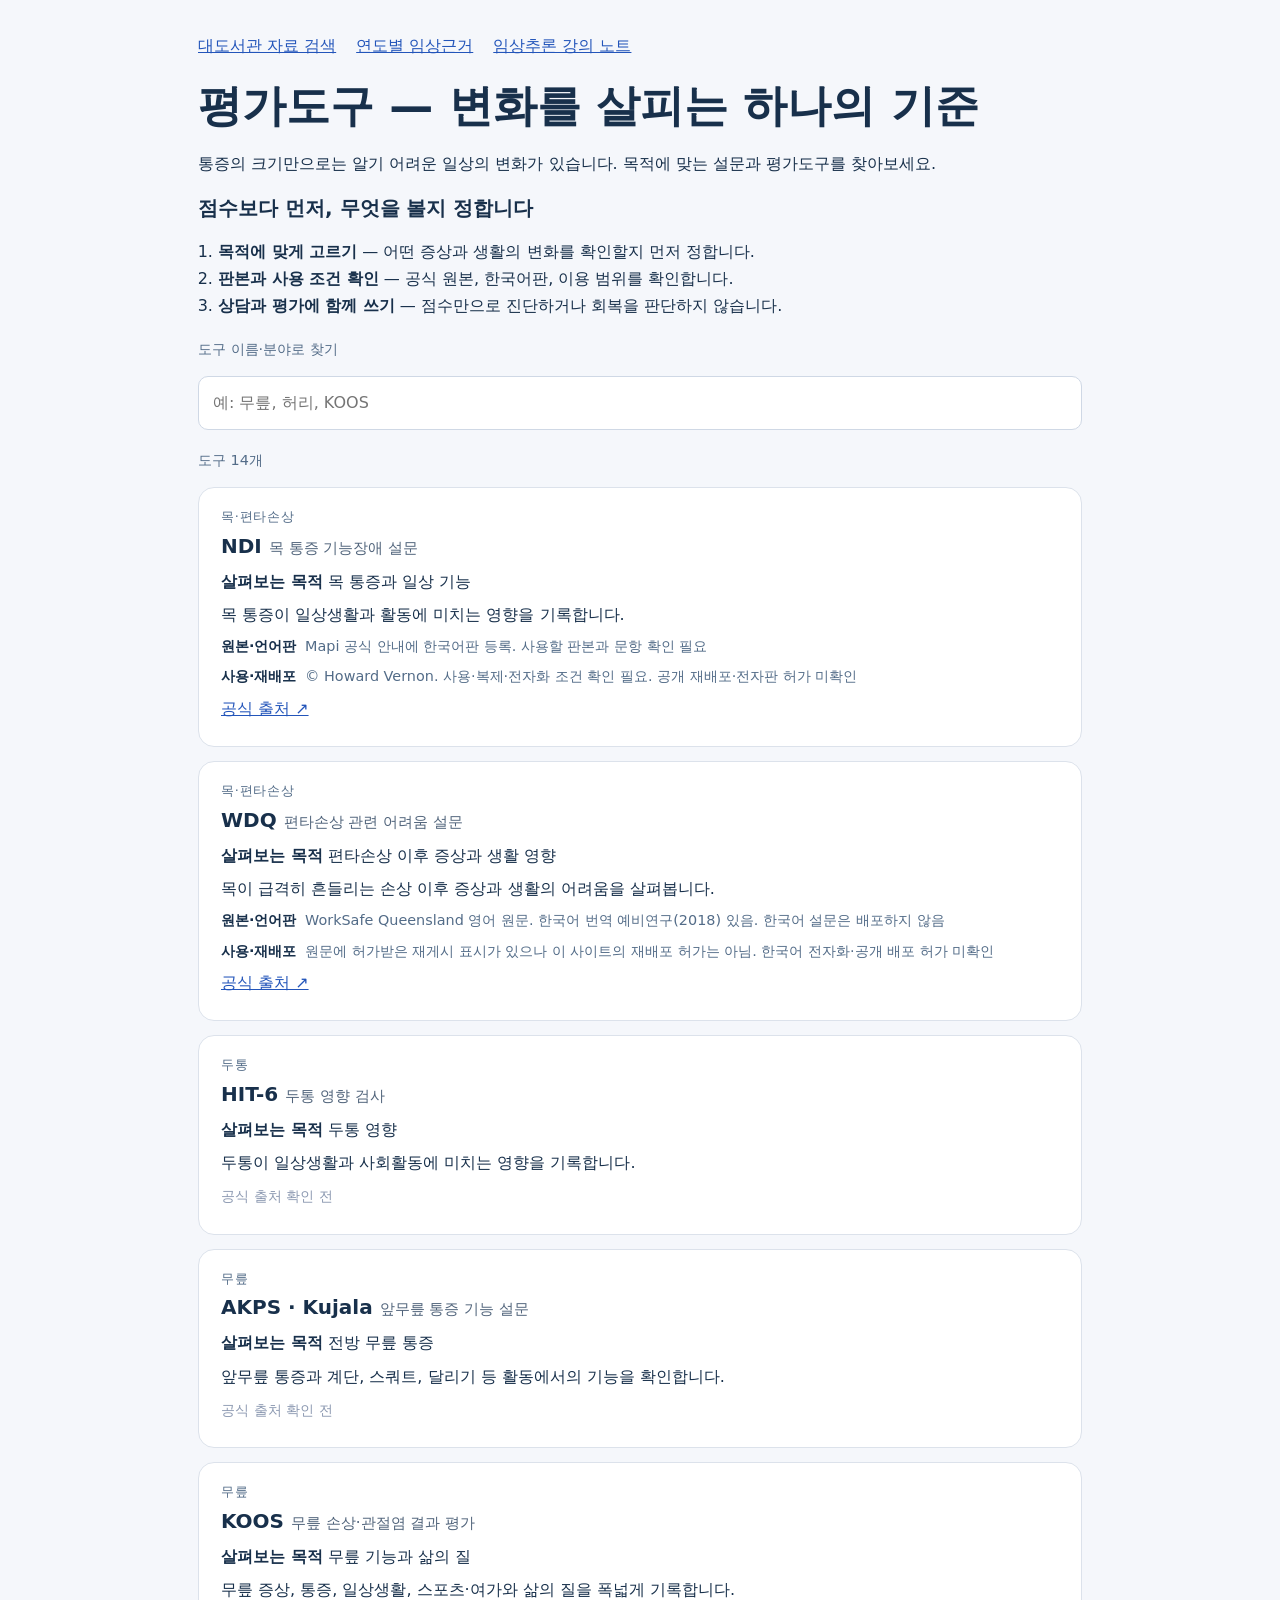
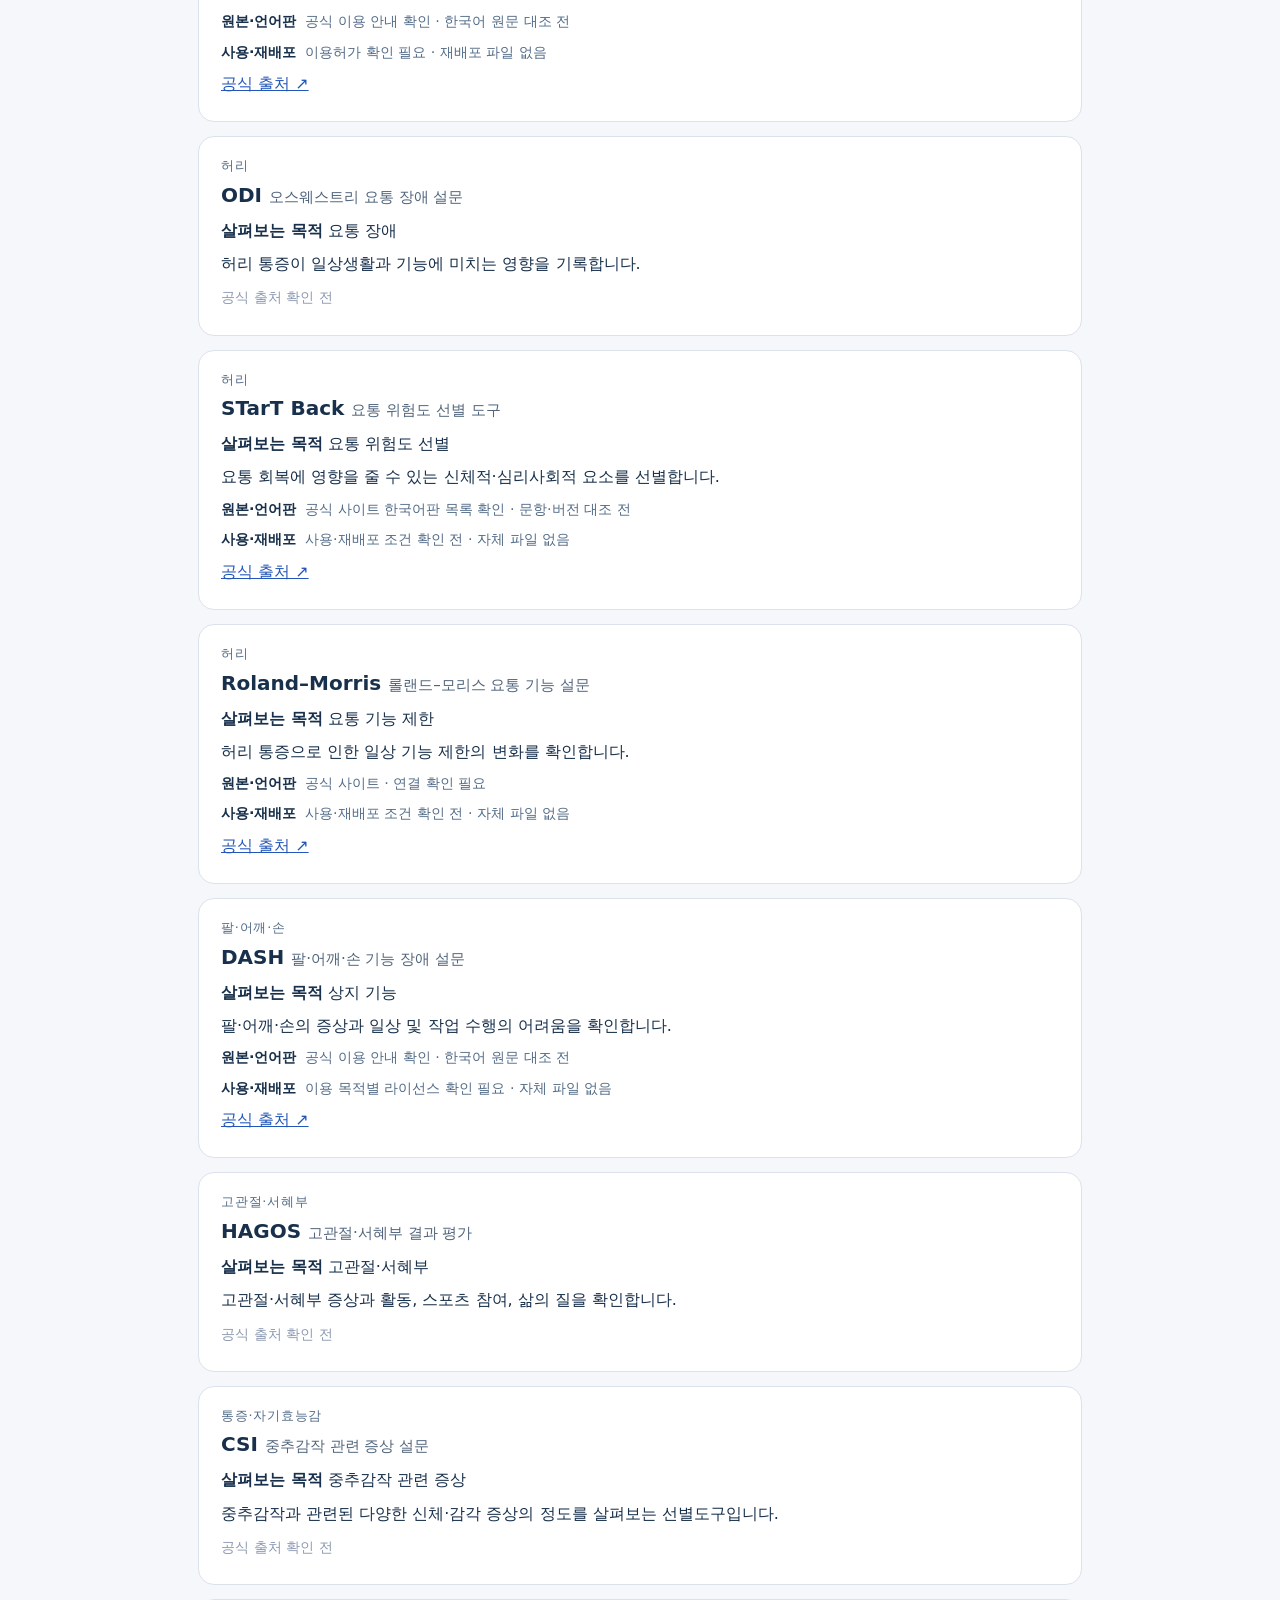
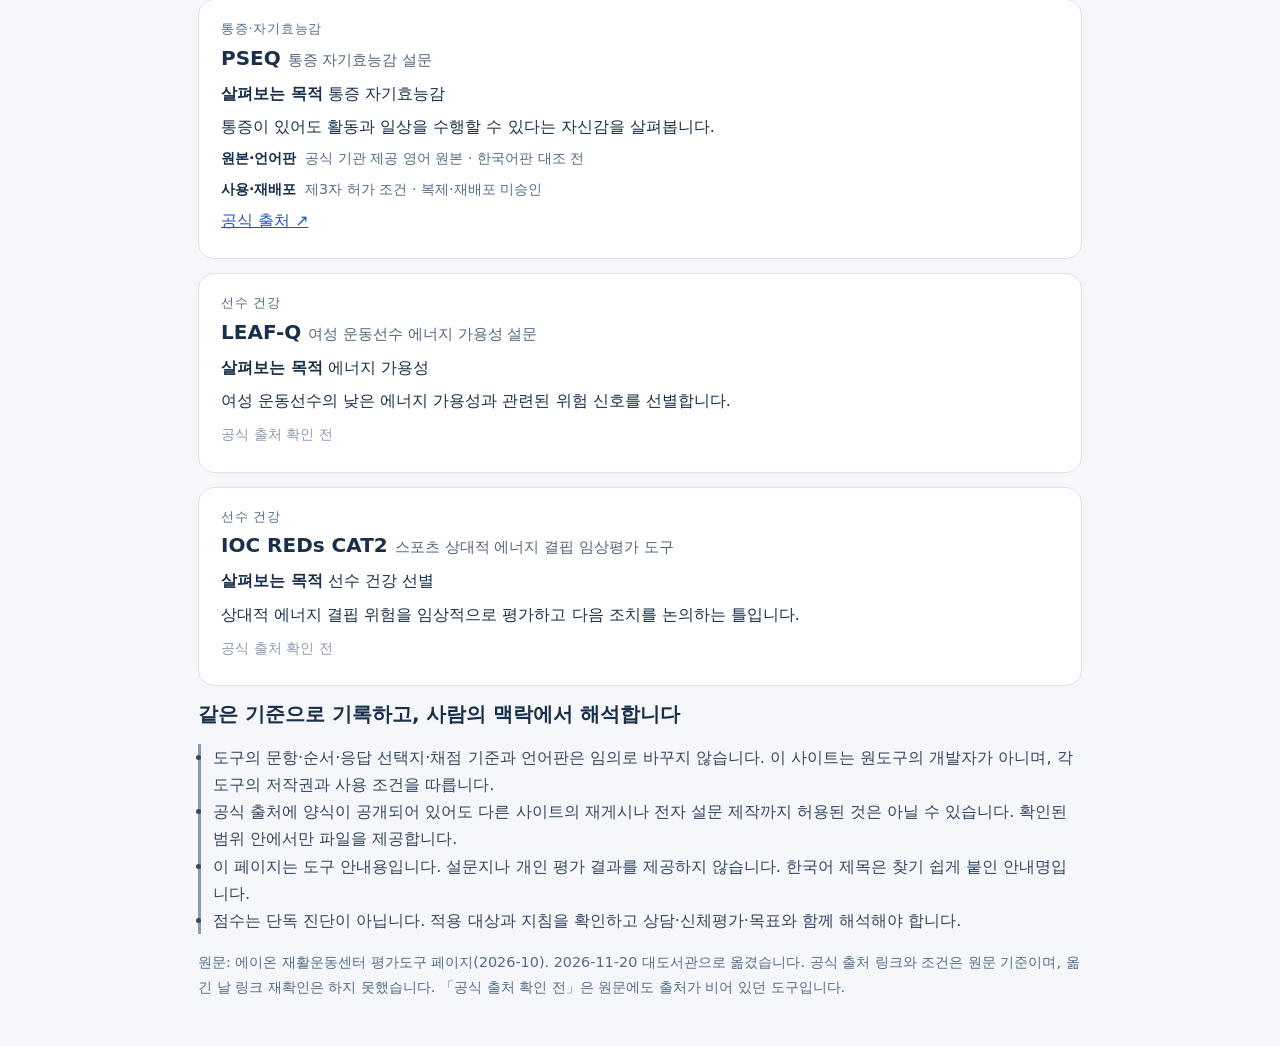
<file: imports/outcome-measures/index.html>
<!doctype html>
<html lang="ko">
<head>
  <meta charset="utf-8">
  <meta name="viewport" content="width=device-width, initial-scale=1">
  <title>평가도구 안내 | 대도서관</title>
  <meta name="description" content="통증과 기능 변화를 살피는 설문·평가도구 14개의 목적과 공식 출처, 사용 조건을 안내합니다. 설문 파일과 개인 평가는 제공하지 않습니다.">
  <style>
*{box-sizing:border-box}
body{margin:0;background:#f5f7fb;color:#18304b;font:16px/1.7 system-ui,sans-serif}
main{max-width:920px;margin:auto;padding:32px 18px}
nav{display:flex;gap:12px 20px;flex-wrap:wrap}
a{color:#2355ba;overflow-wrap:anywhere}
h1{font-size:clamp(28px,5vw,44px);line-height:1.3;margin:18px 0 8px}
h2{font-size:20px;line-height:1.4;margin:4px 0 8px}
h2 span{font-size:15px;font-weight:500;color:#52657c}
article{padding:18px 22px;background:white;border:1px solid #dce2eb;border-radius:16px;margin:14px 0;min-width:0}
article p{margin:6px 0}
.area{font-size:.8rem;letter-spacing:.06em;color:#536c88;margin:0}
.meta{color:#536c88;font-size:.9rem}
.meta b{color:#18304b;margin-right:4px}
.none{color:#8d9ab2;font-size:.9rem}
.steps{padding-left:20px}
.limit{border-left:3px solid #8d9ab2;padding-left:12px;color:#33475f}
input{width:100%;font:inherit;padding:12px 14px;border:1px solid #cfd8e5;border-radius:10px;margin:14px 0 4px;min-height:48px}
.count{font-size:.9rem;color:#536c88}
  </style>
</head>
<body>
  <main>
    <nav aria-label="대도서관"><a href="../../#catalog?domain=medicine">대도서관 자료 검색</a><a href="../clinical-research/">연도별 임상근거</a><a href="../clinical-reasoning/">임상추론 강의 노트</a></nav>
    <h1>평가도구 — 변화를 살피는 하나의 기준</h1>
    <p>통증의 크기만으로는 알기 어려운 일상의 변화가 있습니다. 목적에 맞는 설문과 평가도구를 찾아보세요.</p>
    <h2>점수보다 먼저, 무엇을 볼지 정합니다</h2>
    <ol class="steps">
      <li><b>목적에 맞게 고르기</b> — 어떤 증상과 생활의 변화를 확인할지 먼저 정합니다.</li>
      <li><b>판본과 사용 조건 확인</b> — 공식 원본, 한국어판, 이용 범위를 확인합니다.</li>
      <li><b>상담과 평가에 함께 쓰기</b> — 점수만으로 진단하거나 회복을 판단하지 않습니다.</li>
    </ol>
    <label for="q" class="count">도구 이름·분야로 찾기</label>
    <input id="q" type="search" placeholder="예: 무릎, 허리, KOOS">
    <p class="count" id="count" aria-live="polite">도구 14개</p>
    <section id="list">
<article data-search="목·편타손상 ndi 목 통증 기능장애 설문 목 통증과 일상 기능 목 통증이 일상생활과 활동에 미치는 영향을 기록합니다."><p class="area">목·편타손상</p><h2>NDI <span>목 통증 기능장애 설문</span></h2><p><b>살펴보는 목적</b> 목 통증과 일상 기능</p><p>목 통증이 일상생활과 활동에 미치는 영향을 기록합니다.</p><p class="meta"><b>원본·언어판</b> Mapi 공식 안내에 한국어판 등록. 사용할 판본과 문항 확인 필요</p><p class="meta"><b>사용·재배포</b> © Howard Vernon. 사용·복제·전자화 조건 확인 필요. 공개 재배포·전자판 허가 미확인</p><p><a href="https://eprovide.mapi-trust.org/instruments/neck-disability-index" target="_blank" rel="noopener noreferrer">공식 출처 ↗</a></p></article>
<article data-search="목·편타손상 wdq 편타손상 관련 어려움 설문 편타손상 이후 증상과 생활 영향 목이 급격히 흔들리는 손상 이후 증상과 생활의 어려움을 살펴봅니다."><p class="area">목·편타손상</p><h2>WDQ <span>편타손상 관련 어려움 설문</span></h2><p><b>살펴보는 목적</b> 편타손상 이후 증상과 생활 영향</p><p>목이 급격히 흔들리는 손상 이후 증상과 생활의 어려움을 살펴봅니다.</p><p class="meta"><b>원본·언어판</b> WorkSafe Queensland 영어 원문. 한국어 번역 예비연구(2018) 있음. 한국어 설문은 배포하지 않음</p><p class="meta"><b>사용·재배포</b> 원문에 허가받은 재게시 표시가 있으나 이 사이트의 재배포 허가는 아님. 한국어 전자화·공개 배포 허가 미확인</p><p><a href="https://www.worksafe.qld.gov.au/__data/assets/pdf_file/0015/20940/whiplash_disability_questionnaire1.pdf" target="_blank" rel="noopener noreferrer">공식 출처 ↗</a></p></article>
<article data-search="두통 hit-6 두통 영향 검사 두통 영향 두통이 일상생활과 사회활동에 미치는 영향을 기록합니다."><p class="area">두통</p><h2>HIT-6 <span>두통 영향 검사</span></h2><p><b>살펴보는 목적</b> 두통 영향</p><p>두통이 일상생활과 사회활동에 미치는 영향을 기록합니다.</p><p><span class="none">공식 출처 확인 전</span></p></article>
<article data-search="무릎 akps · kujala 앞무릎 통증 기능 설문 전방 무릎 통증 앞무릎 통증과 계단, 스쿼트, 달리기 등 활동에서의 기능을 확인합니다."><p class="area">무릎</p><h2>AKPS · Kujala <span>앞무릎 통증 기능 설문</span></h2><p><b>살펴보는 목적</b> 전방 무릎 통증</p><p>앞무릎 통증과 계단, 스쿼트, 달리기 등 활동에서의 기능을 확인합니다.</p><p><span class="none">공식 출처 확인 전</span></p></article>
<article data-search="무릎 koos 무릎 손상·관절염 결과 평가 무릎 기능과 삶의 질 무릎 증상, 통증, 일상생활, 스포츠·여가와 삶의 질을 폭넓게 기록합니다."><p class="area">무릎</p><h2>KOOS <span>무릎 손상·관절염 결과 평가</span></h2><p><b>살펴보는 목적</b> 무릎 기능과 삶의 질</p><p>무릎 증상, 통증, 일상생활, 스포츠·여가와 삶의 질을 폭넓게 기록합니다.</p><p class="meta"><b>원본·언어판</b> 공식 이용 안내 확인 · 한국어 원문 대조 전</p><p class="meta"><b>사용·재배포</b> 이용허가 확인 필요 · 재배포 파일 없음</p><p><a href="https://koos.nu/faq.html" target="_blank" rel="noopener noreferrer">공식 출처 ↗</a></p></article>
<article data-search="허리 odi 오스웨스트리 요통 장애 설문 요통 장애 허리 통증이 일상생활과 기능에 미치는 영향을 기록합니다."><p class="area">허리</p><h2>ODI <span>오스웨스트리 요통 장애 설문</span></h2><p><b>살펴보는 목적</b> 요통 장애</p><p>허리 통증이 일상생활과 기능에 미치는 영향을 기록합니다.</p><p><span class="none">공식 출처 확인 전</span></p></article>
<article data-search="허리 start back 요통 위험도 선별 도구 요통 위험도 선별 요통 회복에 영향을 줄 수 있는 신체적·심리사회적 요소를 선별합니다."><p class="area">허리</p><h2>STarT Back <span>요통 위험도 선별 도구</span></h2><p><b>살펴보는 목적</b> 요통 위험도 선별</p><p>요통 회복에 영향을 줄 수 있는 신체적·심리사회적 요소를 선별합니다.</p><p class="meta"><b>원본·언어판</b> 공식 사이트 한국어판 목록 확인 · 문항·버전 대조 전</p><p class="meta"><b>사용·재배포</b> 사용·재배포 조건 확인 전 · 자체 파일 없음</p><p><a href="https://keele.health/startbacktool/" target="_blank" rel="noopener noreferrer">공식 출처 ↗</a></p></article>
<article data-search="허리 roland–morris 롤랜드–모리스 요통 기능 설문 요통 기능 제한 허리 통증으로 인한 일상 기능 제한의 변화를 확인합니다."><p class="area">허리</p><h2>Roland–Morris <span>롤랜드–모리스 요통 기능 설문</span></h2><p><b>살펴보는 목적</b> 요통 기능 제한</p><p>허리 통증으로 인한 일상 기능 제한의 변화를 확인합니다.</p><p class="meta"><b>원본·언어판</b> 공식 사이트 · 연결 확인 필요</p><p class="meta"><b>사용·재배포</b> 사용·재배포 조건 확인 전 · 자체 파일 없음</p><p><a href="https://www.rmdq.org/" target="_blank" rel="noopener noreferrer">공식 출처 ↗</a></p></article>
<article data-search="팔·어깨·손 dash 팔·어깨·손 기능 장애 설문 상지 기능 팔·어깨·손의 증상과 일상 및 작업 수행의 어려움을 확인합니다."><p class="area">팔·어깨·손</p><h2>DASH <span>팔·어깨·손 기능 장애 설문</span></h2><p><b>살펴보는 목적</b> 상지 기능</p><p>팔·어깨·손의 증상과 일상 및 작업 수행의 어려움을 확인합니다.</p><p class="meta"><b>원본·언어판</b> 공식 이용 안내 확인 · 한국어 원문 대조 전</p><p class="meta"><b>사용·재배포</b> 이용 목적별 라이선스 확인 필요 · 자체 파일 없음</p><p><a href="https://www.dash.iwh.on.ca/user-profile" target="_blank" rel="noopener noreferrer">공식 출처 ↗</a></p></article>
<article data-search="고관절·서혜부 hagos 고관절·서혜부 결과 평가 고관절·서혜부 고관절·서혜부 증상과 활동, 스포츠 참여, 삶의 질을 확인합니다."><p class="area">고관절·서혜부</p><h2>HAGOS <span>고관절·서혜부 결과 평가</span></h2><p><b>살펴보는 목적</b> 고관절·서혜부</p><p>고관절·서혜부 증상과 활동, 스포츠 참여, 삶의 질을 확인합니다.</p><p><span class="none">공식 출처 확인 전</span></p></article>
<article data-search="통증·자기효능감 csi 중추감작 관련 증상 설문 중추감작 관련 증상 중추감작과 관련된 다양한 신체·감각 증상의 정도를 살펴보는 선별도구입니다."><p class="area">통증·자기효능감</p><h2>CSI <span>중추감작 관련 증상 설문</span></h2><p><b>살펴보는 목적</b> 중추감작 관련 증상</p><p>중추감작과 관련된 다양한 신체·감각 증상의 정도를 살펴보는 선별도구입니다.</p><p><span class="none">공식 출처 확인 전</span></p></article>
<article data-search="통증·자기효능감 pseq 통증 자기효능감 설문 통증 자기효능감 통증이 있어도 활동과 일상을 수행할 수 있다는 자신감을 살펴봅니다."><p class="area">통증·자기효능감</p><h2>PSEQ <span>통증 자기효능감 설문</span></h2><p><b>살펴보는 목적</b> 통증 자기효능감</p><p>통증이 있어도 활동과 일상을 수행할 수 있다는 자신감을 살펴봅니다.</p><p class="meta"><b>원본·언어판</b> 공식 기관 제공 영어 원본 · 한국어판 대조 전</p><p class="meta"><b>사용·재배포</b> 제3자 허가 조건 · 복제·재배포 미승인</p><p><a href="https://www.tac.vic.gov.au/files-to-move/media/upload/pain_self_efficacy_questionnaire.pdf" target="_blank" rel="noopener noreferrer">공식 출처 ↗</a></p></article>
<article data-search="선수 건강 leaf-q 여성 운동선수 에너지 가용성 설문 에너지 가용성 여성 운동선수의 낮은 에너지 가용성과 관련된 위험 신호를 선별합니다."><p class="area">선수 건강</p><h2>LEAF-Q <span>여성 운동선수 에너지 가용성 설문</span></h2><p><b>살펴보는 목적</b> 에너지 가용성</p><p>여성 운동선수의 낮은 에너지 가용성과 관련된 위험 신호를 선별합니다.</p><p><span class="none">공식 출처 확인 전</span></p></article>
<article data-search="선수 건강 ioc reds cat2 스포츠 상대적 에너지 결핍 임상평가 도구 선수 건강 선별 상대적 에너지 결핍 위험을 임상적으로 평가하고 다음 조치를 논의하는 틀입니다."><p class="area">선수 건강</p><h2>IOC REDs CAT2 <span>스포츠 상대적 에너지 결핍 임상평가 도구</span></h2><p><b>살펴보는 목적</b> 선수 건강 선별</p><p>상대적 에너지 결핍 위험을 임상적으로 평가하고 다음 조치를 논의하는 틀입니다.</p><p><span class="none">공식 출처 확인 전</span></p></article>
    </section>
    <h2>같은 기준으로 기록하고, 사람의 맥락에서 해석합니다</h2>
    <ul class="limit">
      <li>도구의 문항·순서·응답 선택지·채점 기준과 언어판은 임의로 바꾸지 않습니다. 이 사이트는 원도구의 개발자가 아니며, 각 도구의 저작권과 사용 조건을 따릅니다.</li>
      <li>공식 출처에 양식이 공개되어 있어도 다른 사이트의 재게시나 전자 설문 제작까지 허용된 것은 아닐 수 있습니다. 확인된 범위 안에서만 파일을 제공합니다.</li>
      <li>이 페이지는 도구 안내용입니다. 설문지나 개인 평가 결과를 제공하지 않습니다. 한국어 제목은 찾기 쉽게 붙인 안내명입니다.</li>
      <li>점수는 단독 진단이 아닙니다. 적용 대상과 지침을 확인하고 상담·신체평가·목표와 함께 해석해야 합니다.</li>
    </ul>
    <p class="meta">원문: 에이온 재활운동센터 평가도구 페이지(2026-10). 2026-11-20 대도서관으로 옮겼습니다. 공식 출처 링크와 조건은 원문 기준이며, 옮긴 날 링크 재확인은 하지 못했습니다. 「공식 출처 확인 전」은 원문에도 출처가 비어 있던 도구입니다.</p>
  </main>
  <script>
    const q=document.getElementById('q'),items=[...document.querySelectorAll('#list article')],count=document.getElementById('count');
    q.addEventListener('input',()=>{const v=q.value.trim().toLowerCase();let n=0;for(const a of items){const ok=!v||a.dataset.search.includes(v);a.hidden=!ok;if(ok)n++;}count.textContent=v?`검색 결과 ${n}개`:'도구 14개';});
  </script>
</body>
</html>
</file>
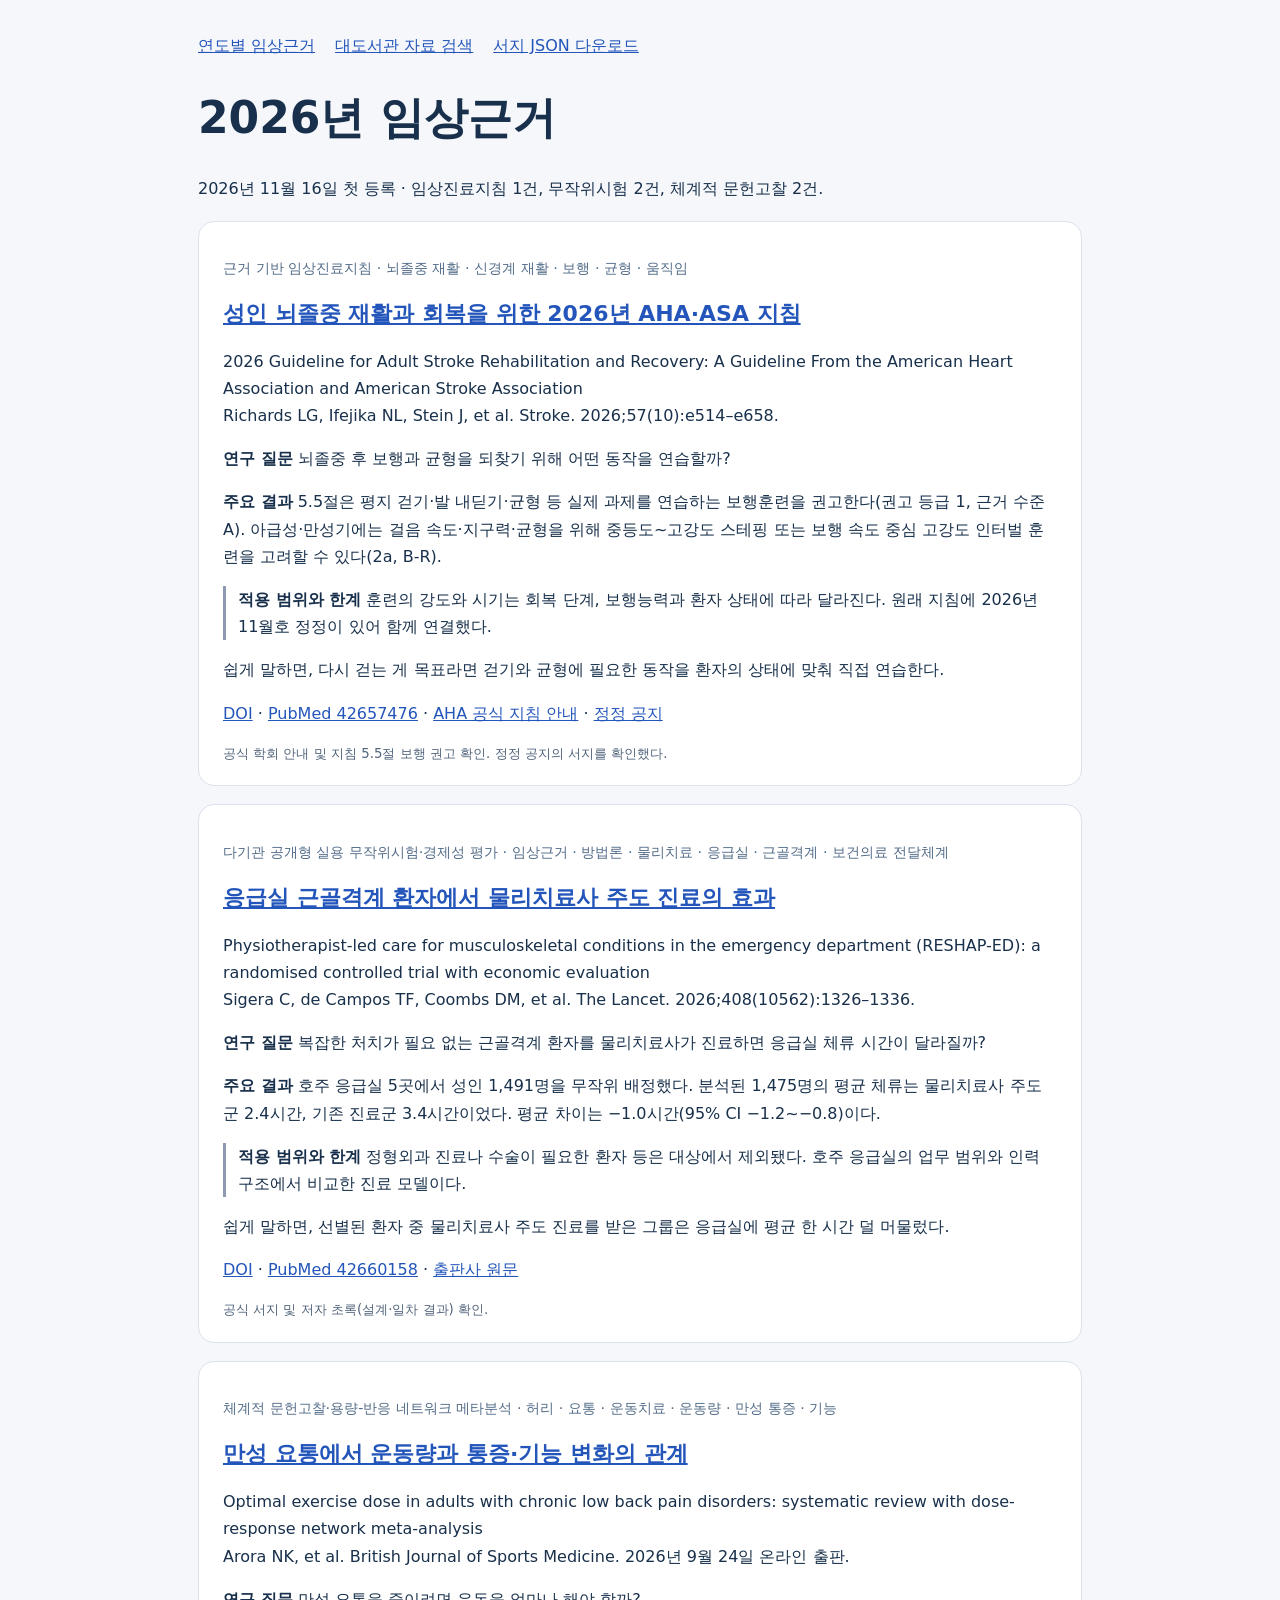
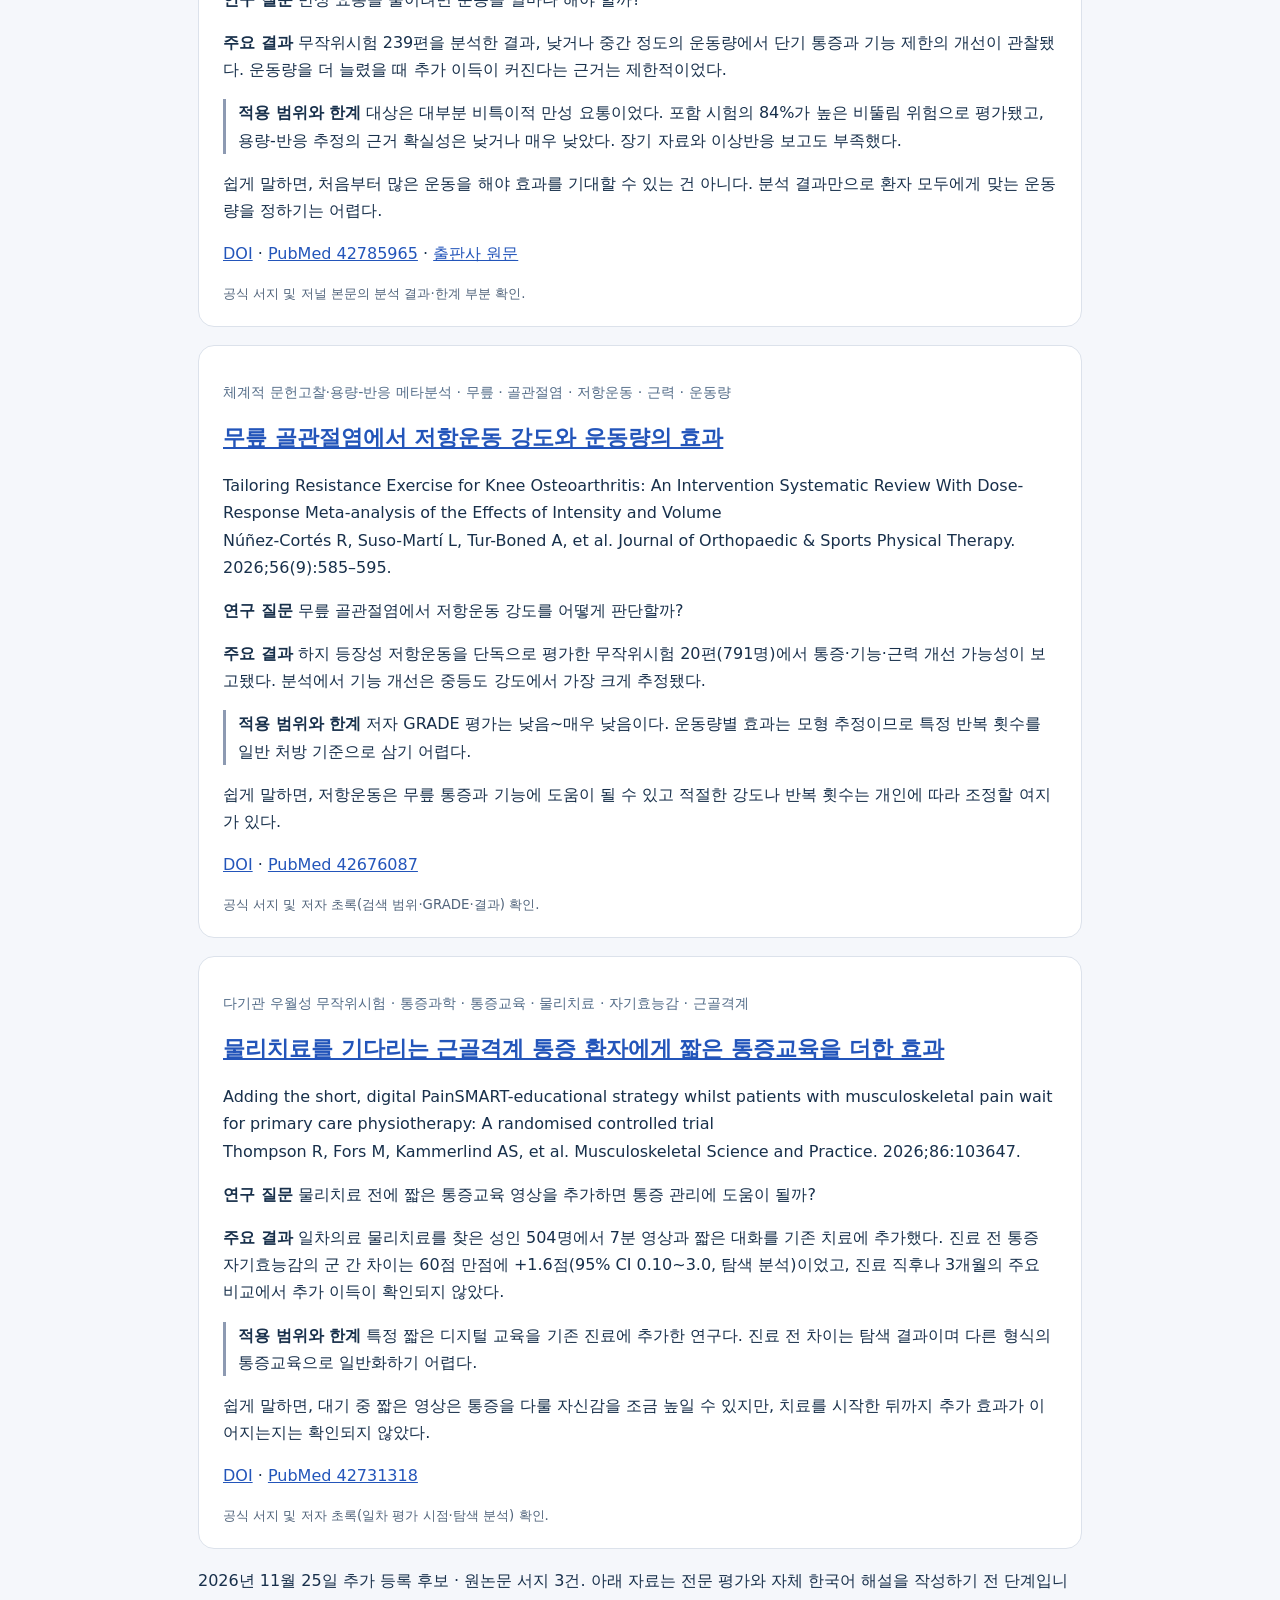
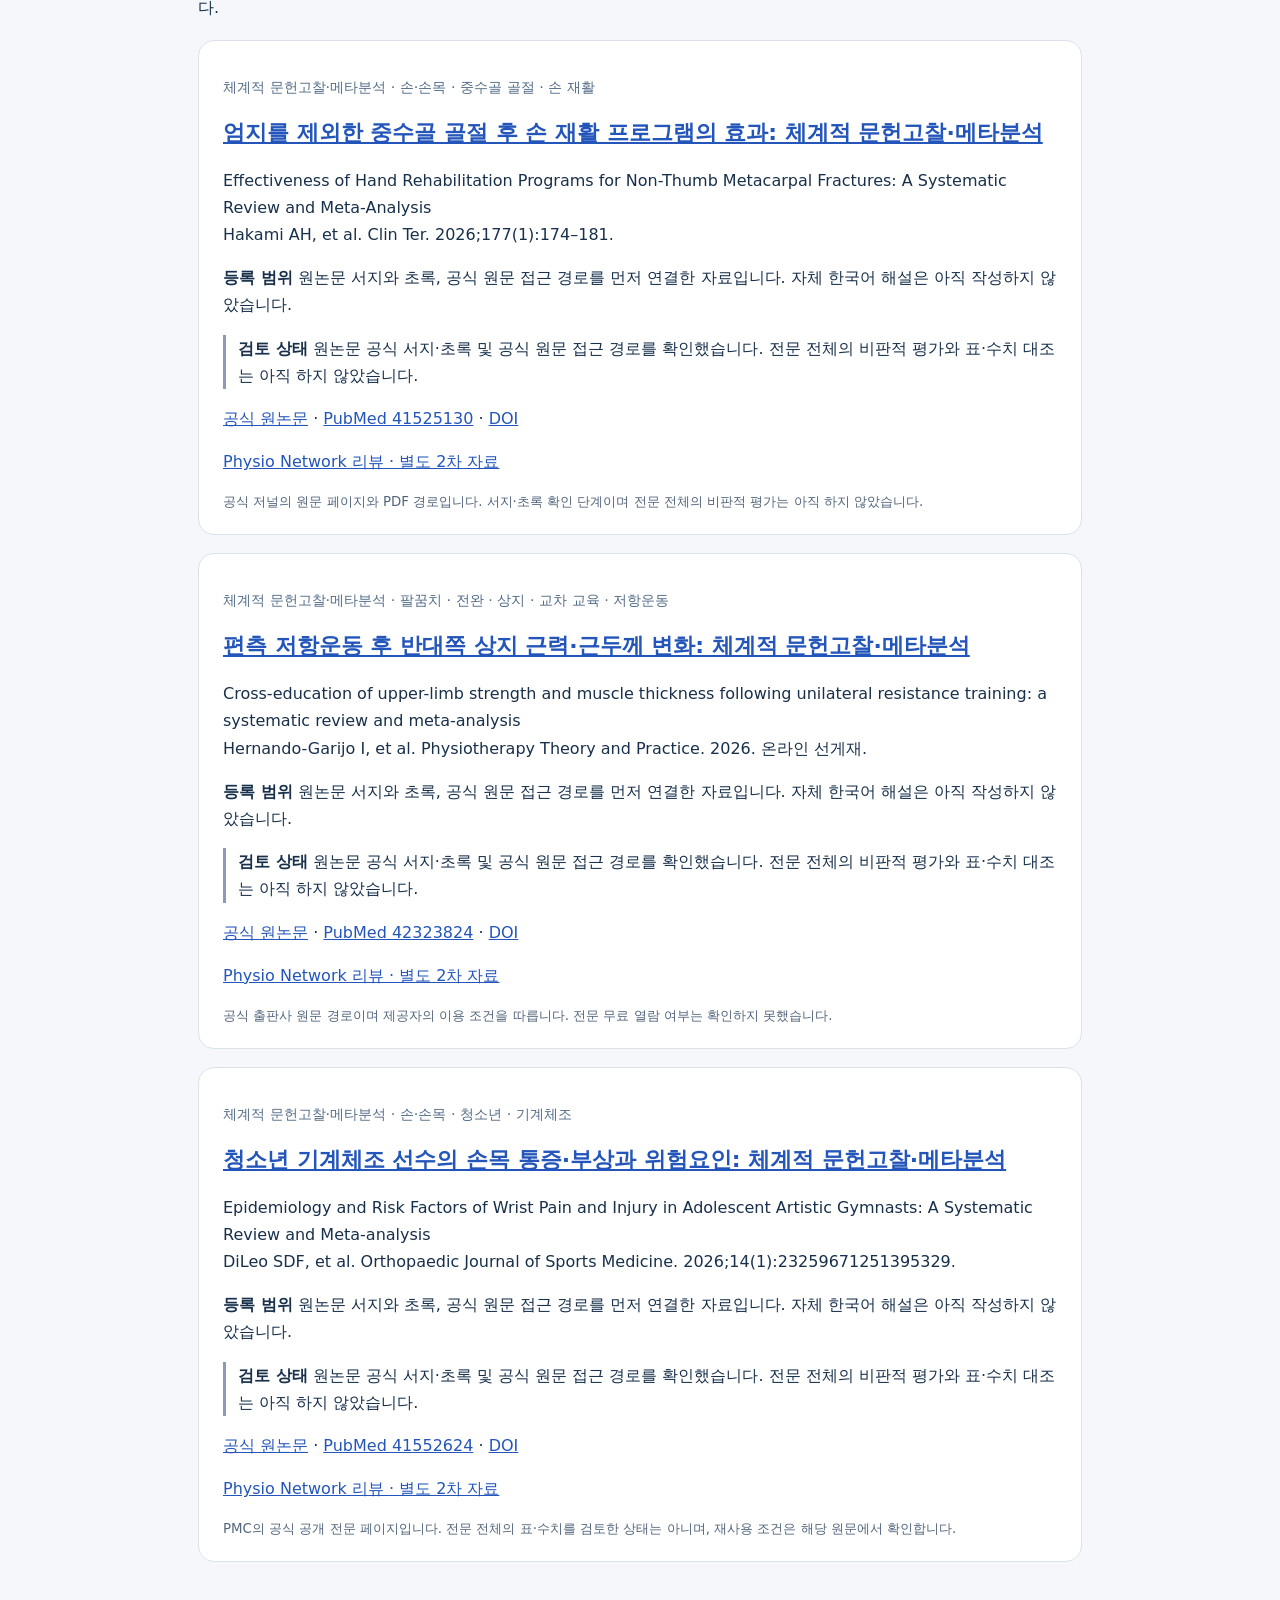
<file: imports/clinical-research/2026/index.html>
<!doctype html>
<html lang="ko">
<head>
  <meta charset="utf-8">
  <meta name="viewport" content="width=device-width, initial-scale=1">
  <title>2026년 임상근거 | 대도서관</title>
  <style>
*{box-sizing:border-box}
body{margin:0;background:#f5f7fb;color:#18304b;font:16px/1.7 system-ui,sans-serif}
main{max-width:920px;margin:auto;padding:32px 18px}
nav{display:flex;gap:12px 20px;flex-wrap:wrap}
a{color:#2355ba;overflow-wrap:anywhere}
h1{font-size:clamp(28px,5vw,44px);line-height:1.3}
h2{font-size:22px;line-height:1.4}
article{padding:20px 24px;background:white;border:1px solid #dce2eb;border-radius:16px;margin:18px 0;min-width:0}
small{display:block;color:#52657c}
.meta{color:#536c88;font-size:.9rem}
.limit{border-left:3px solid #8d9ab2;padding-left:12px}
  </style>
</head>
<body>
  <main>
    <nav aria-label="임상근거">
      <a href="../">연도별 임상근거</a>
      <a href="../../../#catalog?domain=medicine">대도서관 자료 검색</a>
      <a href="./references.json" download>서지 JSON 다운로드</a>
    </nav>
    <h1>2026년 임상근거</h1>
    <p>2026년 11월 16일 첫 등록 · 임상진료지침 1건, 무작위시험 2건, 체계적 문헌고찰 2건.</p>
    <article>
      <p class="meta">근거 기반 임상진료지침 · 뇌졸중 재활 · 신경계 재활 · 보행 · 균형 · 움직임</p>
      <h2><a href="../../../#paper-CL2026-001">성인 뇌졸중 재활과 회복을 위한 2026년 AHA·ASA 지침</a></h2>
      <p>2026 Guideline for Adult Stroke Rehabilitation and Recovery: A Guideline From the American Heart Association and American Stroke Association<br>Richards LG, Ifejika NL, Stein J, et al. Stroke. 2026;57(10):e514–e658.</p>
      <p><strong>연구 질문</strong> 뇌졸중 후 보행과 균형을 되찾기 위해 어떤 동작을 연습할까?</p>
      <p><strong>주요 결과</strong> 5.5절은 평지 걷기·발 내딛기·균형 등 실제 과제를 연습하는 보행훈련을 권고한다(권고 등급 1, 근거 수준 A). 아급성·만성기에는 걸음 속도·지구력·균형을 위해 중등도~고강도 스테핑 또는 보행 속도 중심 고강도 인터벌 훈련을 고려할 수 있다(2a, B-R).</p>
      <p class="limit"><strong>적용 범위와 한계</strong> 훈련의 강도와 시기는 회복 단계, 보행능력과 환자 상태에 따라 달라진다. 원래 지침에 2026년 11월호 정정이 있어 함께 연결했다.</p>
      <p>쉽게 말하면, 다시 걷는 게 목표라면 걷기와 균형에 필요한 동작을 환자의 상태에 맞춰 직접 연습한다.</p>
      <p><a href="https://doi.org/10.1161/STR.0000000000000536">DOI</a> · <a href="https://pubmed.ncbi.nlm.nih.gov/42657476/">PubMed 42657476</a> · <a href="https://professional.heart.org/en/science-news/2026-guideline-for-adult-stroke-rehabilitation-and-recovery">AHA 공식 지침 안내</a> · <a href="https://pubmed.ncbi.nlm.nih.gov/42932410/">정정 공지</a></p>
      <small>공식 학회 안내 및 지침 5.5절 보행 권고 확인. 정정 공지의 서지를 확인했다.</small>
    </article>
    <article>
      <p class="meta">다기관 공개형 실용 무작위시험·경제성 평가 · 임상근거 · 방법론 · 물리치료 · 응급실 · 근골격계 · 보건의료 전달체계</p>
      <h2><a href="../../../#paper-CL2026-002">응급실 근골격계 환자에서 물리치료사 주도 진료의 효과</a></h2>
      <p>Physiotherapist-led care for musculoskeletal conditions in the emergency department (RESHAP-ED): a randomised controlled trial with economic evaluation<br>Sigera C, de Campos TF, Coombs DM, et al. The Lancet. 2026;408(10562):1326–1336.</p>
      <p><strong>연구 질문</strong> 복잡한 처치가 필요 없는 근골격계 환자를 물리치료사가 진료하면 응급실 체류 시간이 달라질까?</p>
      <p><strong>주요 결과</strong> 호주 응급실 5곳에서 성인 1,491명을 무작위 배정했다. 분석된 1,475명의 평균 체류는 물리치료사 주도군 2.4시간, 기존 진료군 3.4시간이었다. 평균 차이는 −1.0시간(95% CI −1.2~−0.8)이다.</p>
      <p class="limit"><strong>적용 범위와 한계</strong> 정형외과 진료나 수술이 필요한 환자 등은 대상에서 제외됐다. 호주 응급실의 업무 범위와 인력 구조에서 비교한 진료 모델이다.</p>
      <p>쉽게 말하면, 선별된 환자 중 물리치료사 주도 진료를 받은 그룹은 응급실에 평균 한 시간 덜 머물렀다.</p>
      <p><a href="https://doi.org/10.1016/S0140-6736(26)01327-9">DOI</a> · <a href="https://pubmed.ncbi.nlm.nih.gov/42660158/">PubMed 42660158</a> · <a href="https://www.sciencedirect.com/science/article/pii/S0140673626013279">출판사 원문</a></p>
      <small>공식 서지 및 저자 초록(설계·일차 결과) 확인.</small>
    </article>
    <article>
      <p class="meta">체계적 문헌고찰·용량-반응 네트워크 메타분석 · 허리 · 요통 · 운동치료 · 운동량 · 만성 통증 · 기능</p>
      <h2><a href="../../../#paper-CL2026-003">만성 요통에서 운동량과 통증·기능 변화의 관계</a></h2>
      <p>Optimal exercise dose in adults with chronic low back pain disorders: systematic review with dose-response network meta-analysis<br>Arora NK, et al. British Journal of Sports Medicine. 2026년 9월 24일 온라인 출판.</p>
      <p><strong>연구 질문</strong> 만성 요통을 줄이려면 운동을 얼마나 해야 할까?</p>
      <p><strong>주요 결과</strong> 무작위시험 239편을 분석한 결과, 낮거나 중간 정도의 운동량에서 단기 통증과 기능 제한의 개선이 관찰됐다. 운동량을 더 늘렸을 때 추가 이득이 커진다는 근거는 제한적이었다.</p>
      <p class="limit"><strong>적용 범위와 한계</strong> 대상은 대부분 비특이적 만성 요통이었다. 포함 시험의 84%가 높은 비뚤림 위험으로 평가됐고, 용량-반응 추정의 근거 확실성은 낮거나 매우 낮았다. 장기 자료와 이상반응 보고도 부족했다.</p>
      <p>쉽게 말하면, 처음부터 많은 운동을 해야 효과를 기대할 수 있는 건 아니다. 분석 결과만으로 환자 모두에게 맞는 운동량을 정하기는 어렵다.</p>
      <p><a href="https://doi.org/10.1136/bjsports-2026-111988">DOI</a> · <a href="https://pubmed.ncbi.nlm.nih.gov/42785965/">PubMed 42785965</a> · <a href="https://bjsm.bmj.com/content/early/2026/09/24/bjsports-2026-111988">출판사 원문</a></p>
      <small>공식 서지 및 저널 본문의 분석 결과·한계 부분 확인.</small>
    </article>
    <article>
      <p class="meta">체계적 문헌고찰·용량-반응 메타분석 · 무릎 · 골관절염 · 저항운동 · 근력 · 운동량</p>
      <h2><a href="../../../#paper-CL2026-004">무릎 골관절염에서 저항운동 강도와 운동량의 효과</a></h2>
      <p>Tailoring Resistance Exercise for Knee Osteoarthritis: An Intervention Systematic Review With Dose-Response Meta-analysis of the Effects of Intensity and Volume<br>Núñez-Cortés R, Suso-Martí L, Tur-Boned A, et al. Journal of Orthopaedic &amp; Sports Physical Therapy. 2026;56(9):585–595.</p>
      <p><strong>연구 질문</strong> 무릎 골관절염에서 저항운동 강도를 어떻게 판단할까?</p>
      <p><strong>주요 결과</strong> 하지 등장성 저항운동을 단독으로 평가한 무작위시험 20편(791명)에서 통증·기능·근력 개선 가능성이 보고됐다. 분석에서 기능 개선은 중등도 강도에서 가장 크게 추정됐다.</p>
      <p class="limit"><strong>적용 범위와 한계</strong> 저자 GRADE 평가는 낮음~매우 낮음이다. 운동량별 효과는 모형 추정이므로 특정 반복 횟수를 일반 처방 기준으로 삼기 어렵다.</p>
      <p>쉽게 말하면, 저항운동은 무릎 통증과 기능에 도움이 될 수 있고 적절한 강도나 반복 횟수는 개인에 따라 조정할 여지가 있다.</p>
      <p><a href="https://doi.org/10.2519/jospt.2026.13477">DOI</a> · <a href="https://pubmed.ncbi.nlm.nih.gov/42676087/">PubMed 42676087</a></p>
      <small>공식 서지 및 저자 초록(검색 범위·GRADE·결과) 확인.</small>
    </article>
    <article>
      <p class="meta">다기관 우월성 무작위시험 · 통증과학 · 통증교육 · 물리치료 · 자기효능감 · 근골격계</p>
      <h2><a href="../../../#paper-CL2026-005">물리치료를 기다리는 근골격계 통증 환자에게 짧은 통증교육을 더한 효과</a></h2>
      <p>Adding the short, digital PainSMART-educational strategy whilst patients with musculoskeletal pain wait for primary care physiotherapy: A randomised controlled trial<br>Thompson R, Fors M, Kammerlind AS, et al. Musculoskeletal Science and Practice. 2026;86:103647.</p>
      <p><strong>연구 질문</strong> 물리치료 전에 짧은 통증교육 영상을 추가하면 통증 관리에 도움이 될까?</p>
      <p><strong>주요 결과</strong> 일차의료 물리치료를 찾은 성인 504명에서 7분 영상과 짧은 대화를 기존 치료에 추가했다. 진료 전 통증 자기효능감의 군 간 차이는 60점 만점에 +1.6점(95% CI 0.10~3.0, 탐색 분석)이었고, 진료 직후나 3개월의 주요 비교에서 추가 이득이 확인되지 않았다.</p>
      <p class="limit"><strong>적용 범위와 한계</strong> 특정 짧은 디지털 교육을 기존 진료에 추가한 연구다. 진료 전 차이는 탐색 결과이며 다른 형식의 통증교육으로 일반화하기 어렵다.</p>
      <p>쉽게 말하면, 대기 중 짧은 영상은 통증을 다룰 자신감을 조금 높일 수 있지만, 치료를 시작한 뒤까지 추가 효과가 이어지는지는 확인되지 않았다.</p>
      <p><a href="https://doi.org/10.1016/j.msksp.2026.103647">DOI</a> · <a href="https://pubmed.ncbi.nlm.nih.gov/42731318/">PubMed 42731318</a></p>
      <small>공식 서지 및 저자 초록(일차 평가 시점·탐색 분석) 확인.</small>
    </article>

    <p data-registration-batch="20261125">2026년 11월 25일 추가 등록 후보 · 원논문 서지 3건. 아래 자료는 전문 평가와 자체 한국어 해설을 작성하기 전 단계입니다.</p>
    <article data-paper-id="CL2026-006">
      <p class="meta">체계적 문헌고찰·메타분석 · 손·손목 · 중수골 골절 · 손 재활</p>
      <h2><a href="../../../#paper-CL2026-006">엄지를 제외한 중수골 골절 후 손 재활 프로그램의 효과: 체계적 문헌고찰·메타분석</a></h2>
      <p>Effectiveness of Hand Rehabilitation Programs for Non-Thumb Metacarpal Fractures: A Systematic Review and Meta-Analysis<br>Hakami AH, et al. Clin Ter. 2026;177(1):174–181.</p>
      <p><strong>등록 범위</strong> 원논문 서지와 초록, 공식 원문 접근 경로를 먼저 연결한 자료입니다. 자체 한국어 해설은 아직 작성하지 않았습니다.</p>
      <p class="limit"><strong>검토 상태</strong> 원논문 공식 서지·초록 및 공식 원문 접근 경로를 확인했습니다. 전문 전체의 비판적 평가와 표·수치 대조는 아직 하지 않았습니다.</p>
      <p><a href="https://www.clinicaterapeutica.it/ojs/index.php/1/article/view/1442">공식 원논문</a> · <a href="https://pubmed.ncbi.nlm.nih.gov/41525130/">PubMed 41525130</a> · <a href="https://doi.org/10.7417/CT.2026.1991">DOI</a></p>
      <p><a href="https://www.physio-network.com/research-reviews/wrist-hand/effectiveness-of-hand-rehabilitation-programs-for-non-thumb-metacarpal-fractures-a-systematic-review-and-meta-analysis/">Physio Network 리뷰 · 별도 2차 자료</a></p>
      <small>공식 저널의 원문 페이지와 PDF 경로입니다. 서지·초록 확인 단계이며 전문 전체의 비판적 평가는 아직 하지 않았습니다.</small>
    </article>
    <article data-paper-id="CL2026-007">
      <p class="meta">체계적 문헌고찰·메타분석 · 팔꿈치 · 전완 · 상지 · 교차 교육 · 저항운동</p>
      <h2><a href="../../../#paper-CL2026-007">편측 저항운동 후 반대쪽 상지 근력·근두께 변화: 체계적 문헌고찰·메타분석</a></h2>
      <p>Cross-education of upper-limb strength and muscle thickness following unilateral resistance training: a systematic review and meta-analysis<br>Hernando-Garijo I, et al. Physiotherapy Theory and Practice. 2026. 온라인 선게재.</p>
      <p><strong>등록 범위</strong> 원논문 서지와 초록, 공식 원문 접근 경로를 먼저 연결한 자료입니다. 자체 한국어 해설은 아직 작성하지 않았습니다.</p>
      <p class="limit"><strong>검토 상태</strong> 원논문 공식 서지·초록 및 공식 원문 접근 경로를 확인했습니다. 전문 전체의 비판적 평가와 표·수치 대조는 아직 하지 않았습니다.</p>
      <p><a href="https://www.tandfonline.com/doi/full/10.1080/09593985.2026.2689440">공식 원논문</a> · <a href="https://pubmed.ncbi.nlm.nih.gov/42323824/">PubMed 42323824</a> · <a href="https://doi.org/10.1080/09593985.2026.2689440">DOI</a></p>
      <p><a href="https://www.physio-network.com/research-reviews/elbow/cross-education-of-upper-limb-strength-and-muscle-thickness-following-unilateral-resistance-training-a-systematic-review-and-meta-analysis/">Physio Network 리뷰 · 별도 2차 자료</a></p>
      <small>공식 출판사 원문 경로이며 제공자의 이용 조건을 따릅니다. 전문 무료 열람 여부는 확인하지 못했습니다.</small>
    </article>
    <article data-paper-id="CL2026-008">
      <p class="meta">체계적 문헌고찰·메타분석 · 손·손목 · 청소년 · 기계체조</p>
      <h2><a href="../../../#paper-CL2026-008">청소년 기계체조 선수의 손목 통증·부상과 위험요인: 체계적 문헌고찰·메타분석</a></h2>
      <p>Epidemiology and Risk Factors of Wrist Pain and Injury in Adolescent Artistic Gymnasts: A Systematic Review and Meta-analysis<br>DiLeo SDF, et al. Orthopaedic Journal of Sports Medicine. 2026;14(1):23259671251395329.</p>
      <p><strong>등록 범위</strong> 원논문 서지와 초록, 공식 원문 접근 경로를 먼저 연결한 자료입니다. 자체 한국어 해설은 아직 작성하지 않았습니다.</p>
      <p class="limit"><strong>검토 상태</strong> 원논문 공식 서지·초록 및 공식 원문 접근 경로를 확인했습니다. 전문 전체의 비판적 평가와 표·수치 대조는 아직 하지 않았습니다.</p>
      <p><a href="https://pmc.ncbi.nlm.nih.gov/articles/PMC12804664/">공식 원논문</a> · <a href="https://pubmed.ncbi.nlm.nih.gov/41552624/">PubMed 41552624</a> · <a href="https://doi.org/10.1177/23259671251395329">DOI</a></p>
      <p><a href="https://www.physio-network.com/research-reviews/wrist-hand/epidemiology-and-risk-factors-of-wrist-pain-and-injury-in-adolescent-artistic-gymnasts-a-systematic-review-and-meta-analysis/">Physio Network 리뷰 · 별도 2차 자료</a></p>
      <small>PMC의 공식 공개 전문 페이지입니다. 전문 전체의 표·수치를 검토한 상태는 아니며, 재사용 조건은 해당 원문에서 확인합니다.</small>
    </article>
  </main>
</body>
</html>
</file>
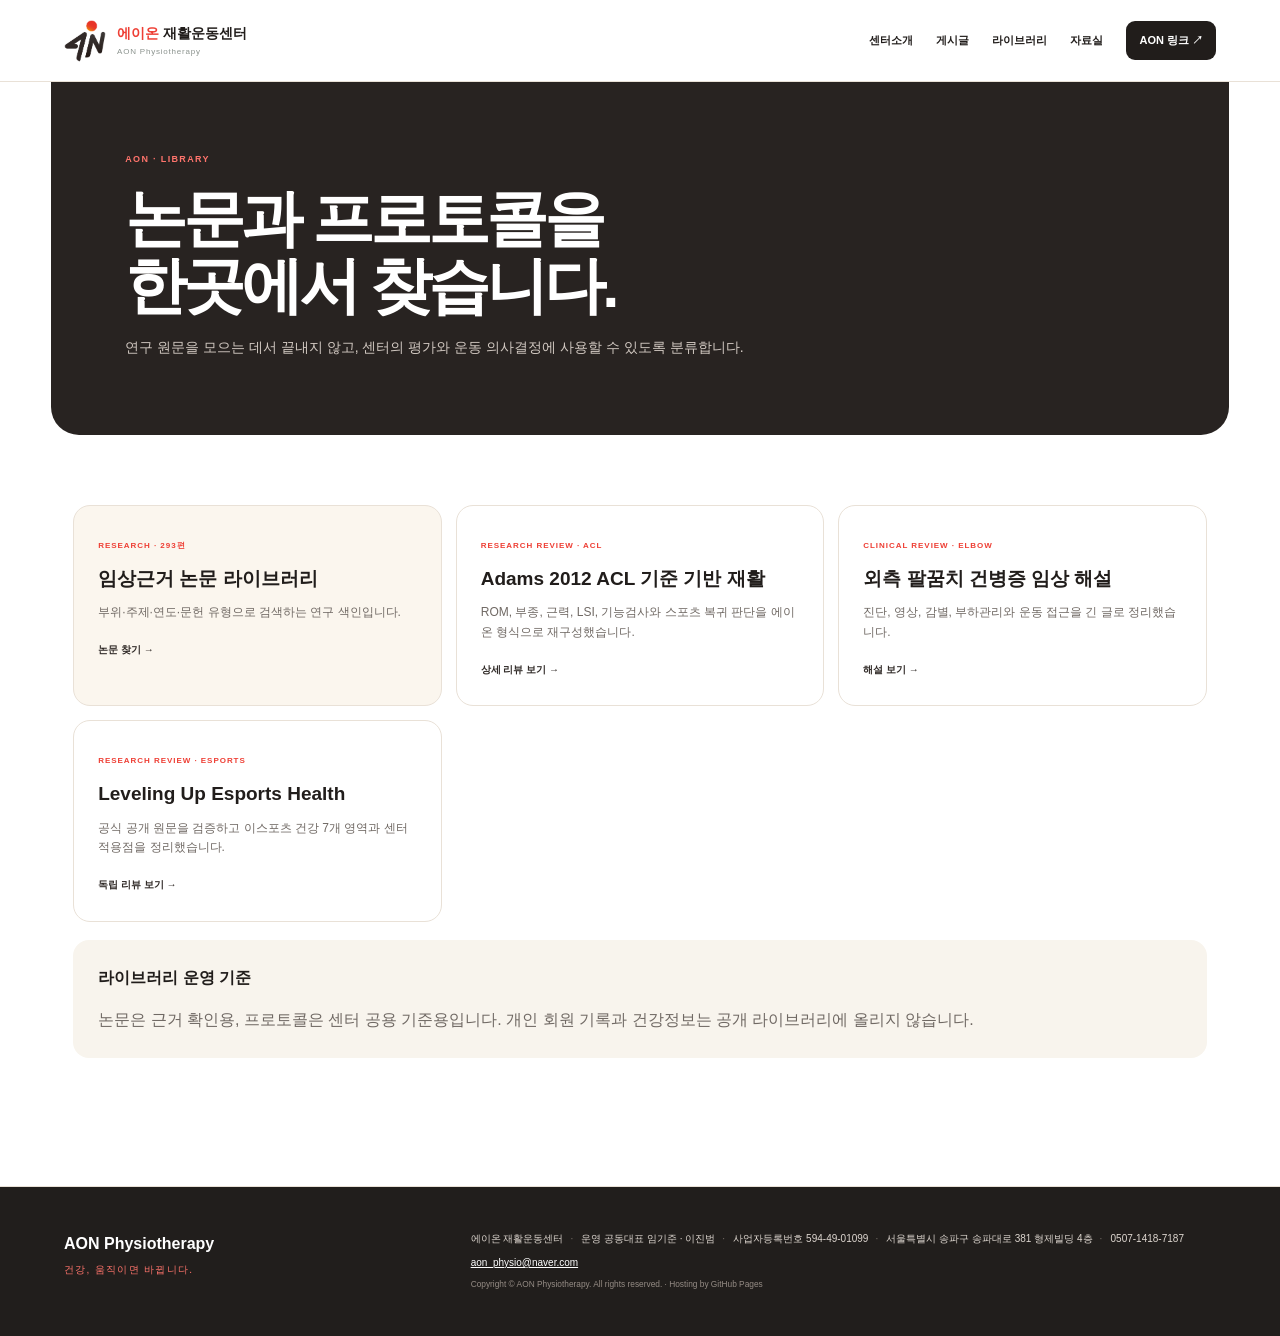
<file: imports/aon-20261013/library.html>
<!doctype html><html lang="ko"><head><meta charset="utf-8"><meta name="viewport" content="width=device-width,initial-scale=1">
<title>라이브러리 | 에이온 재활운동센터</title><meta name="description" content="에이온 재활운동센터의 논문과 재활 프로토콜 통합 라이브러리입니다."><link rel="stylesheet" href="assets/style.css?v=20260731-mobile1"></head>
<body><header class="siteHeader"><a class="brand" href="./"><img class="brandSymbol" src="assets/about/aon-symbol.png" alt=""><span><b><em>에이온</em> 재활운동센터</b><small>AON Physiotherapy</small></span></a>
<nav><a href="./#about">센터소개</a><a href="posts/">게시글</a><a href="library.html">라이브러리</a><a href="resources.html">자료실</a><a class="navCta" href="https://litt.ly/aon_physio">AON 링크 ↗</a></nav></header>
<main class="directoryPage"><section class="directoryHero"><span>AON · LIBRARY</span><h1>논문과 프로토콜을<br>한곳에서 찾습니다.</h1><p>연구 원문을 모으는 데서 끝내지 않고, 센터의 평가와 운동 의사결정에 사용할 수 있도록 분류합니다.</p></section>
<section class="directorySection"><div class="directoryGrid">
<a class="directoryCard featuredCard" href="research-library.html"><span>RESEARCH · 293편</span><h3>임상근거 논문 라이브러리</h3><p>부위·주제·연도·문헌 유형으로 검색하는 연구 색인입니다.</p><b>논문 찾기 →</b></a>
<a class="directoryCard" href="library/adams-2012-acl-criterion-based.html"><span>RESEARCH REVIEW · ACL</span><h3>Adams 2012 ACL 기준 기반 재활</h3><p>ROM, 부종, 근력, LSI, 기능검사와 스포츠 복귀 판단을 에이온 형식으로 재구성했습니다.</p><b>상세 리뷰 보기 →</b></a>
<a class="directoryCard" href="posts/lateral-elbow-tendinopathy-video-summary.html"><span>CLINICAL REVIEW · ELBOW</span><h3>외측 팔꿈치 건병증 임상 해설</h3><p>진단, 영상, 감별, 부하관리와 운동 접근을 긴 글로 정리했습니다.</p><b>해설 보기 →</b></a>
<a class="directoryCard" href="library/leveling-up-esports-health-2021.html"><span>RESEARCH REVIEW · ESPORTS</span><h3>Leveling Up Esports Health</h3><p>공식 공개 원문을 검증하고 이스포츠 건강 7개 영역과 센터 적용점을 정리했습니다.</p><b>독립 리뷰 보기 →</b></a>
</div><div class="resourceNote"><b>라이브러리 운영 기준</b><p>논문은 근거 확인용, 프로토콜은 센터 공용 기준용입니다. 개인 회원 기록과 건강정보는 공개 라이브러리에 올리지 않습니다.</p></div></section></main>
<footer class="storyFooter"><div><strong>AON Physiotherapy</strong><em>건강, 움직이면 바뀝니다.</em></div><div class="storyFooterInfo"><span>에이온 재활운동센터</span><span>운영 공동대표 임기준 · 이진범</span><span>사업자등록번호 594-49-01099</span><span>서울특별시 송파구 송파대로 381 형제빌딩 4층</span><span>0507-1418-7187</span><a href="mailto:aon_physio@naver.com">aon_physio@naver.com</a><small>Copyright © AON Physiotherapy. All rights reserved. · Hosting by GitHub Pages</small></div></footer></body></html>
</file>
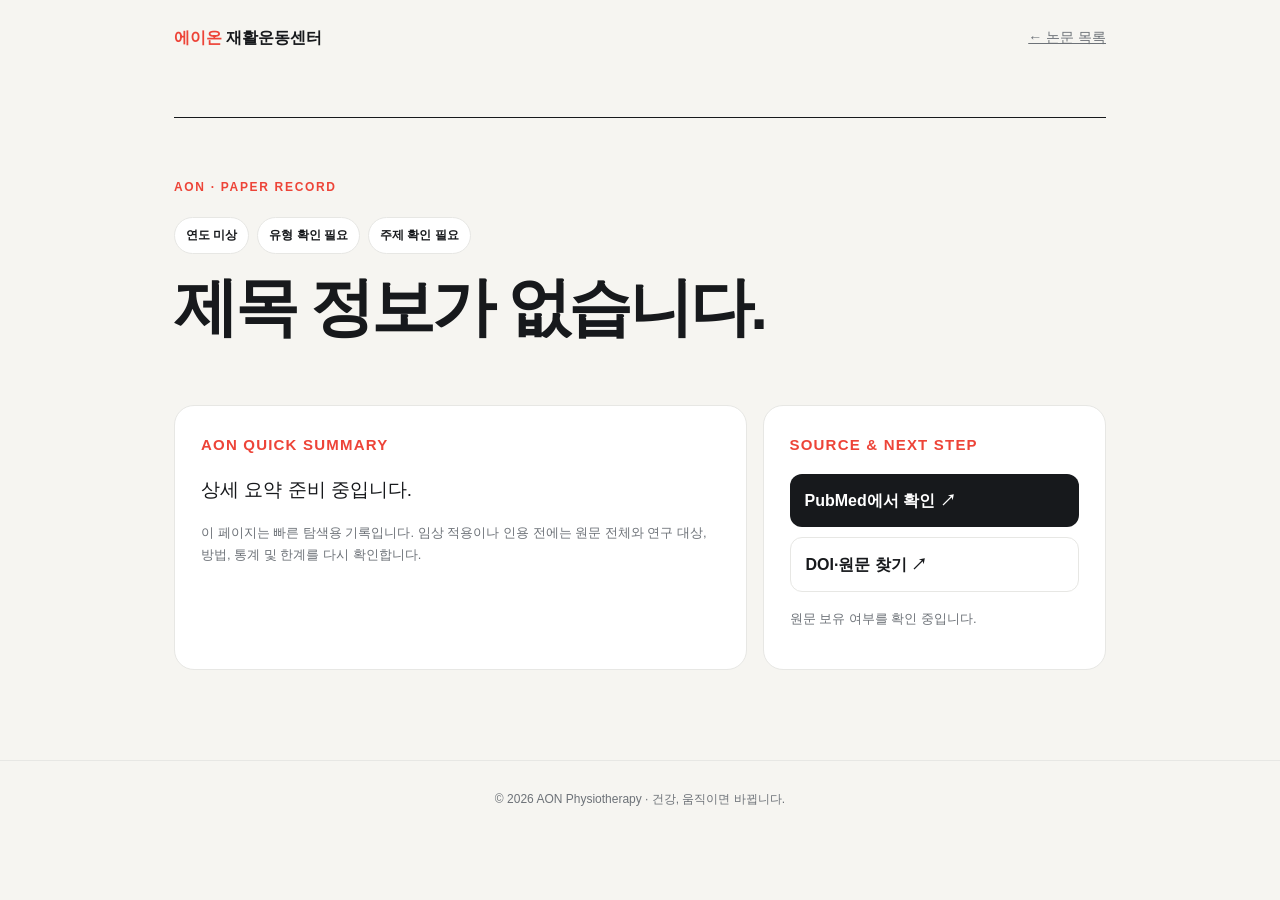
<file: imports/aon-20261013/paper-detail.html>
<!doctype html>
<html lang="ko">
<head>
  <meta charset="utf-8">
  <meta name="viewport" content="width=device-width,initial-scale=1,viewport-fit=cover">
  <meta name="robots" content="noindex,follow">
  <title>논문 상세 | 에이온 재활운동센터</title>
  <style>
    :root{--ink:#17191c;--muted:#6d7278;--line:#e7e7e4;--paper:#f6f5f1;--red:#ed4438;--white:#fff}
    *{box-sizing:border-box}body{margin:0;background:var(--paper);color:var(--ink);font-family:Arial,"Pretendard","Noto Sans KR",sans-serif;line-height:1.7}
    a{color:inherit}.top{max-width:980px;margin:auto;padding:24px;display:flex;justify-content:space-between;align-items:center}
    .brand{font-weight:900;text-decoration:none}.brand em{color:var(--red);font-style:normal}.back{font-size:14px;color:var(--muted)}
    main{max-width:980px;margin:auto;padding:42px 24px 90px}.hero{border-top:1px solid var(--ink);padding:54px 0 44px}
    .eyebrow{color:var(--red);font-size:12px;font-weight:900;letter-spacing:.14em}.meta{display:flex;gap:8px;flex-wrap:wrap;margin:18px 0}
    .meta span{border:1px solid var(--line);background:#fff;border-radius:999px;padding:7px 11px;font-size:12px;font-weight:800}
    h1{font-size:clamp(34px,6vw,64px);line-height:1.12;letter-spacing:-.05em;margin:18px 0}.english{font-size:18px;color:var(--muted);max-width:820px}
    .grid{display:grid;grid-template-columns:1.25fr .75fr;gap:16px}.box{background:#fff;border:1px solid var(--line);border-radius:20px;padding:26px}
    .box h2{font-size:15px;color:var(--red);letter-spacing:.08em;margin:0 0 16px}.summary{font-size:19px;margin:0}
    .links{display:grid;gap:10px}.links a{display:block;text-decoration:none;background:var(--ink);color:#fff;border-radius:12px;padding:13px 15px;font-weight:800}
    .links a.secondary{background:#fff;color:var(--ink);border:1px solid var(--line)}.notice{margin-top:16px;color:var(--muted);font-size:13px}
    footer{border-top:1px solid var(--line);padding:28px 24px;text-align:center;color:var(--muted);font-size:12px}
    @media(max-width:700px){.top,main{padding-left:18px;padding-right:18px}.grid{grid-template-columns:1fr}.hero{padding-top:38px}}
  </style>
</head>
<body>
  <header class="top">
    <a class="brand" href="./"><em>에이온</em> 재활운동센터</a>
    <a class="back" href="research-library.html">← 논문 목록</a>
  </header>
  <main>
    <section class="hero">
      <span class="eyebrow">AON · PAPER RECORD</span>
      <div class="meta"><span id="year">연도 확인 중</span><span id="type">연구유형 확인 중</span><span id="topic">주제 확인 중</span></div>
      <h1 id="title">논문 정보를 불러오는 중입니다.</h1>
      <p class="english" id="english"></p>
    </section>
    <section class="grid">
      <article class="box">
        <h2>AON QUICK SUMMARY</h2>
        <p class="summary" id="summary">라이브러리에 기록된 요약을 불러옵니다.</p>
        <p class="notice">이 페이지는 빠른 탐색용 기록입니다. 임상 적용이나 인용 전에는 원문 전체와 연구 대상, 방법, 통계 및 한계를 다시 확인합니다.</p>
      </article>
      <aside class="box">
        <h2>SOURCE & NEXT STEP</h2>
        <div class="links">
          <a id="pubmed" target="_blank" rel="noopener">PubMed에서 확인 ↗</a>
          <a id="doi" class="secondary" target="_blank" rel="noopener">DOI·원문 찾기 ↗</a>
        </div>
        <p class="notice" id="file"></p>
      </aside>
    </section>
  </main>
  <footer>© 2026 AON Physiotherapy · 건강, 움직이면 바뀝니다.</footer>
  <script>
    const p=new URLSearchParams(location.search);
    const value=(key,fallback='확인 필요')=>p.get(key)||fallback;
    const title=value('title','제목 정보가 없습니다.');
    document.title=title+' | 에이온 논문 라이브러리';
    document.getElementById('title').textContent=title;
    document.getElementById('english').textContent=value('english','');
    document.getElementById('year').textContent=value('year','연도 미상');
    document.getElementById('type').textContent=value('type','유형 확인 필요');
    document.getElementById('topic').textContent=value('topic','주제 확인 필요');
    document.getElementById('summary').textContent=value('summary','상세 요약 준비 중입니다.');
    document.getElementById('file').textContent=value('file','원문 보유 여부를 확인 중입니다.');
    const english=value('english',title);
    const pubmed=p.get('pubmed')||'https://pubmed.ncbi.nlm.nih.gov/?term='+encodeURIComponent(english);
    const doi=p.get('doi')||'https://search.crossref.org/?q='+encodeURIComponent(english);
    document.getElementById('pubmed').href=pubmed;
    document.getElementById('doi').href=doi;
  </script>
</body>
</html>
</file>
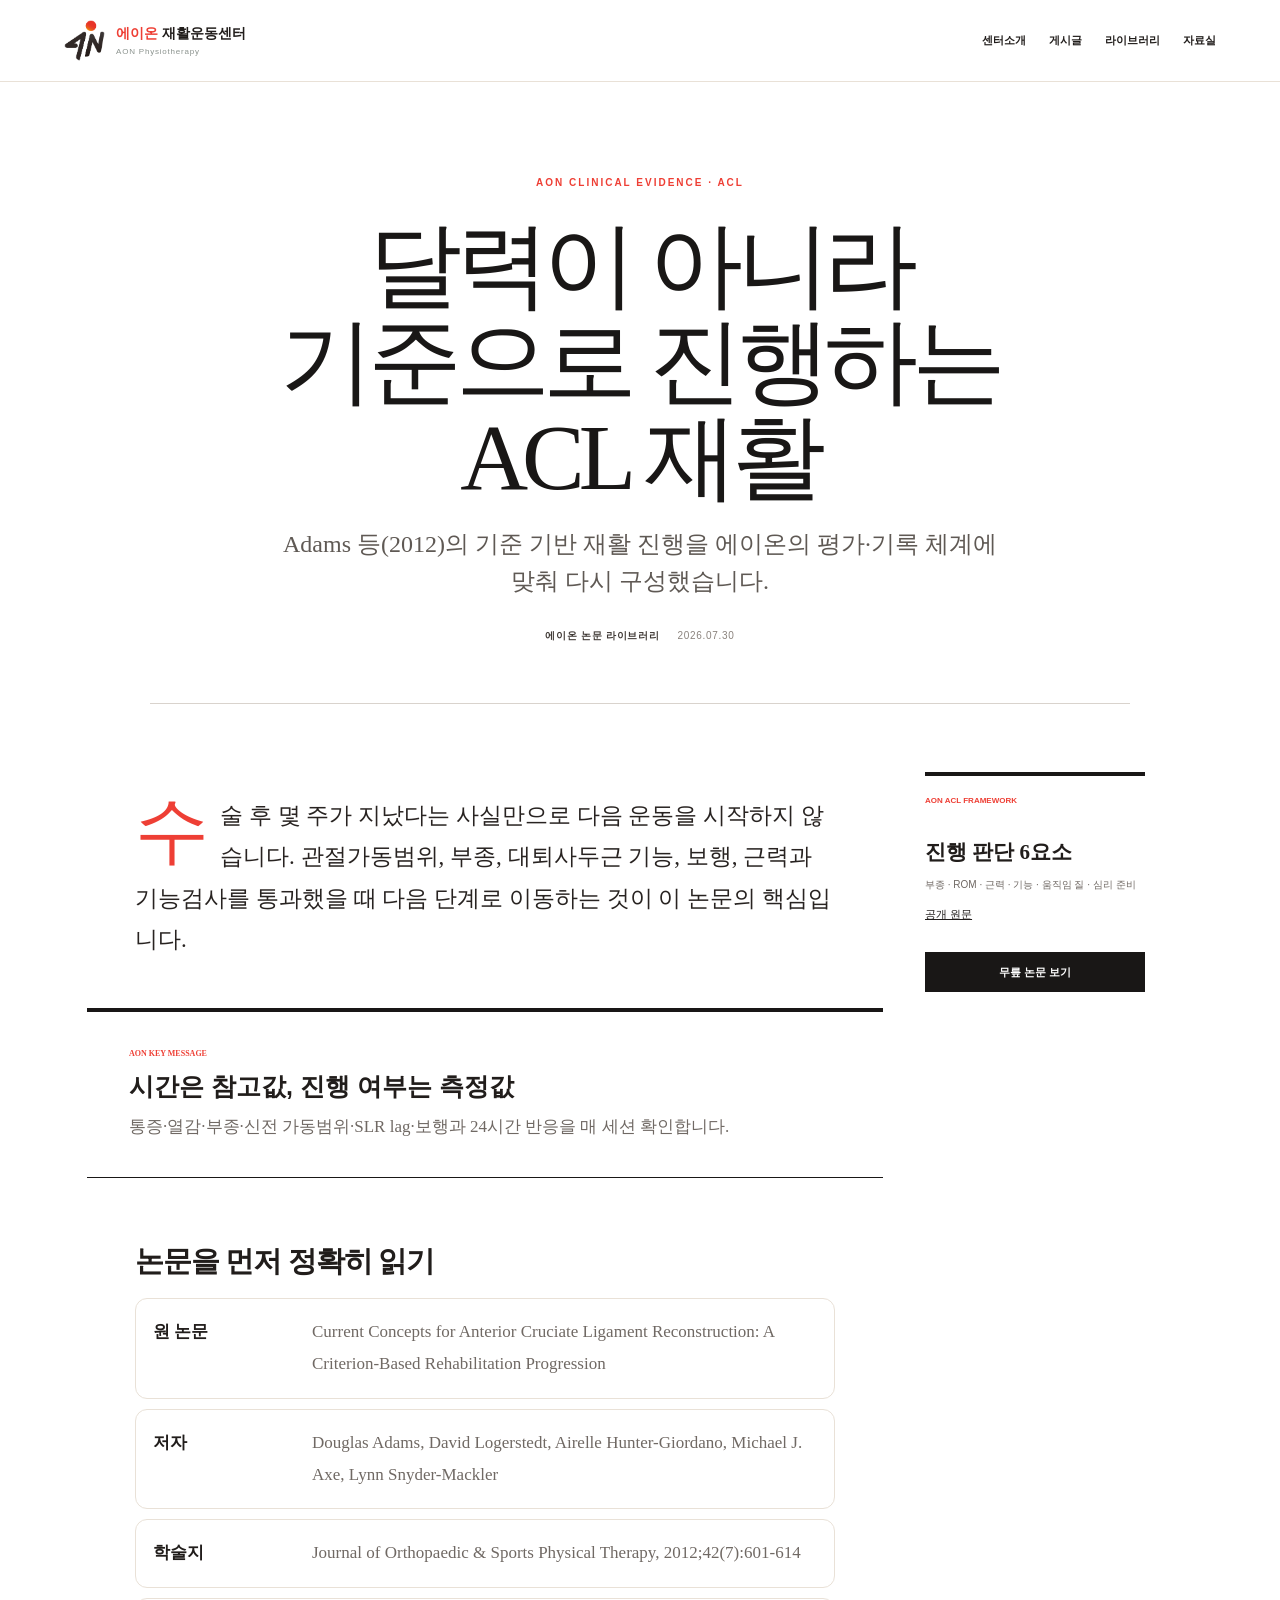
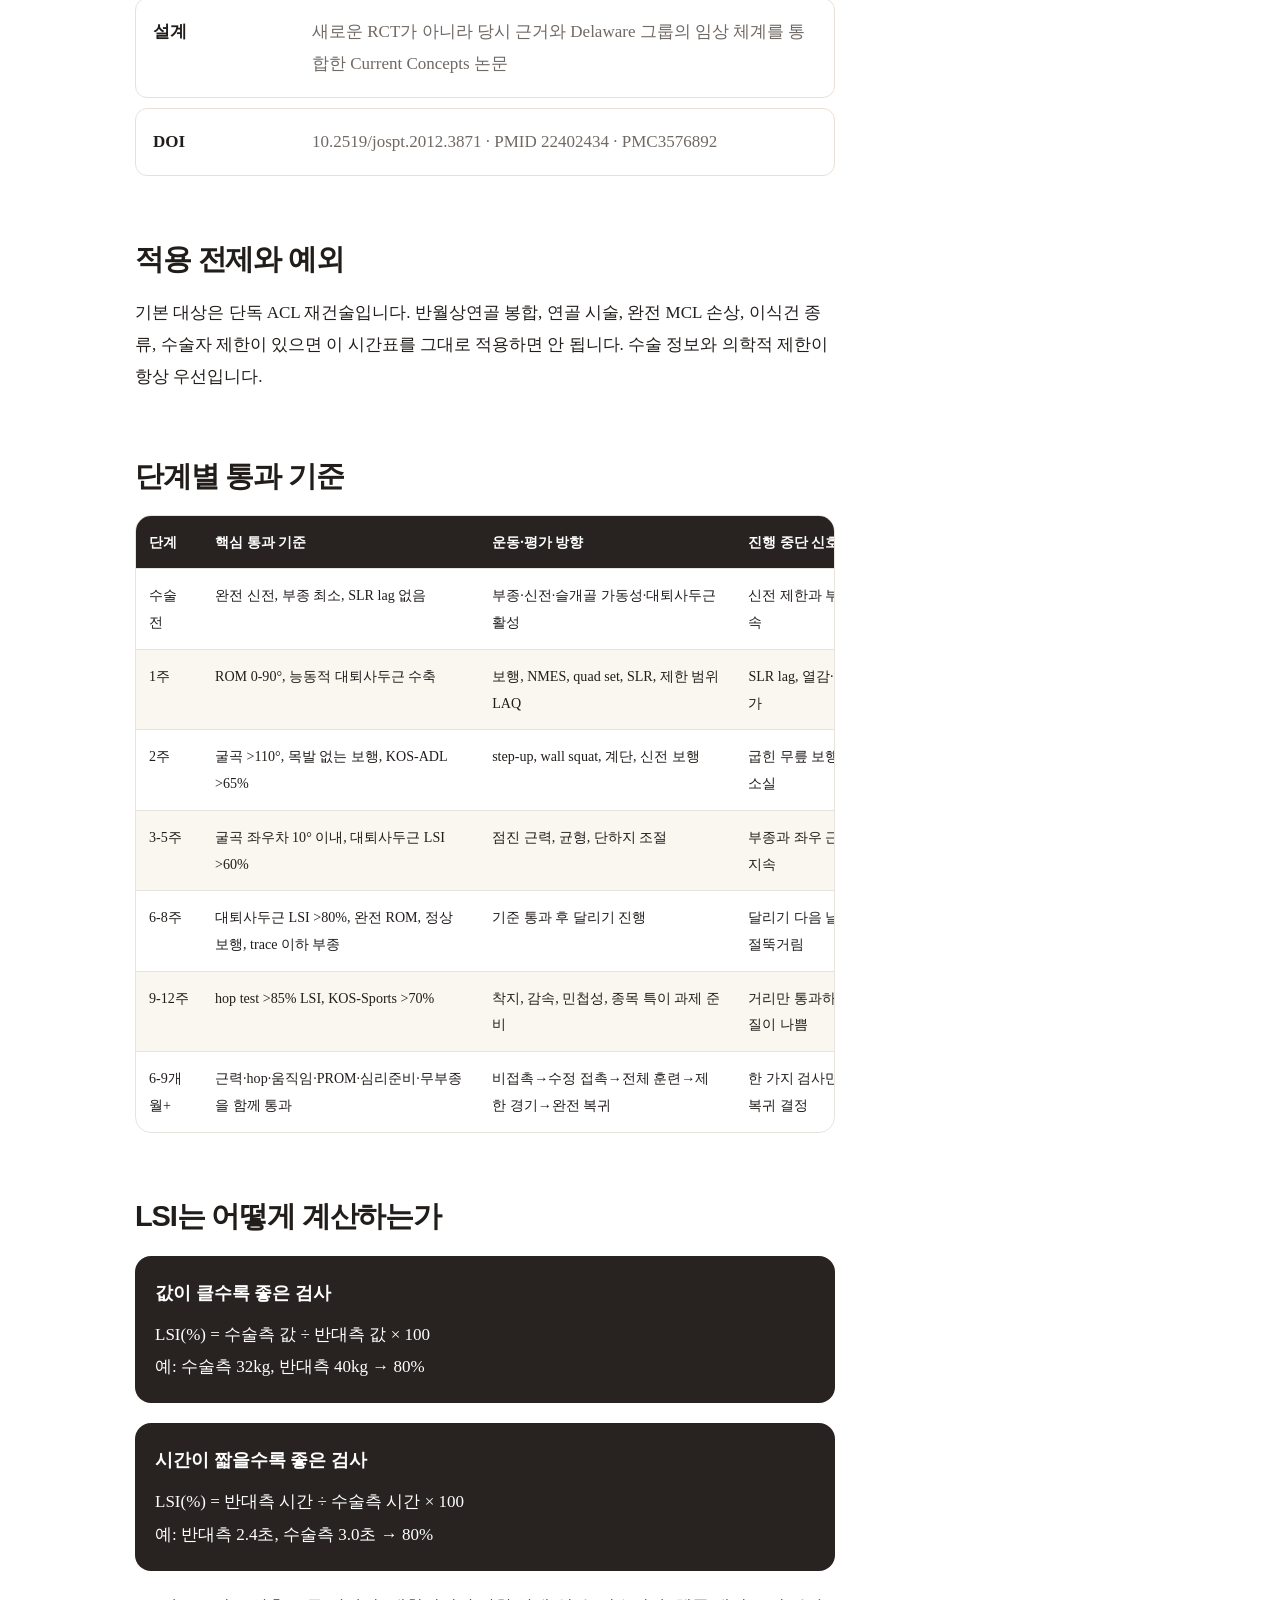
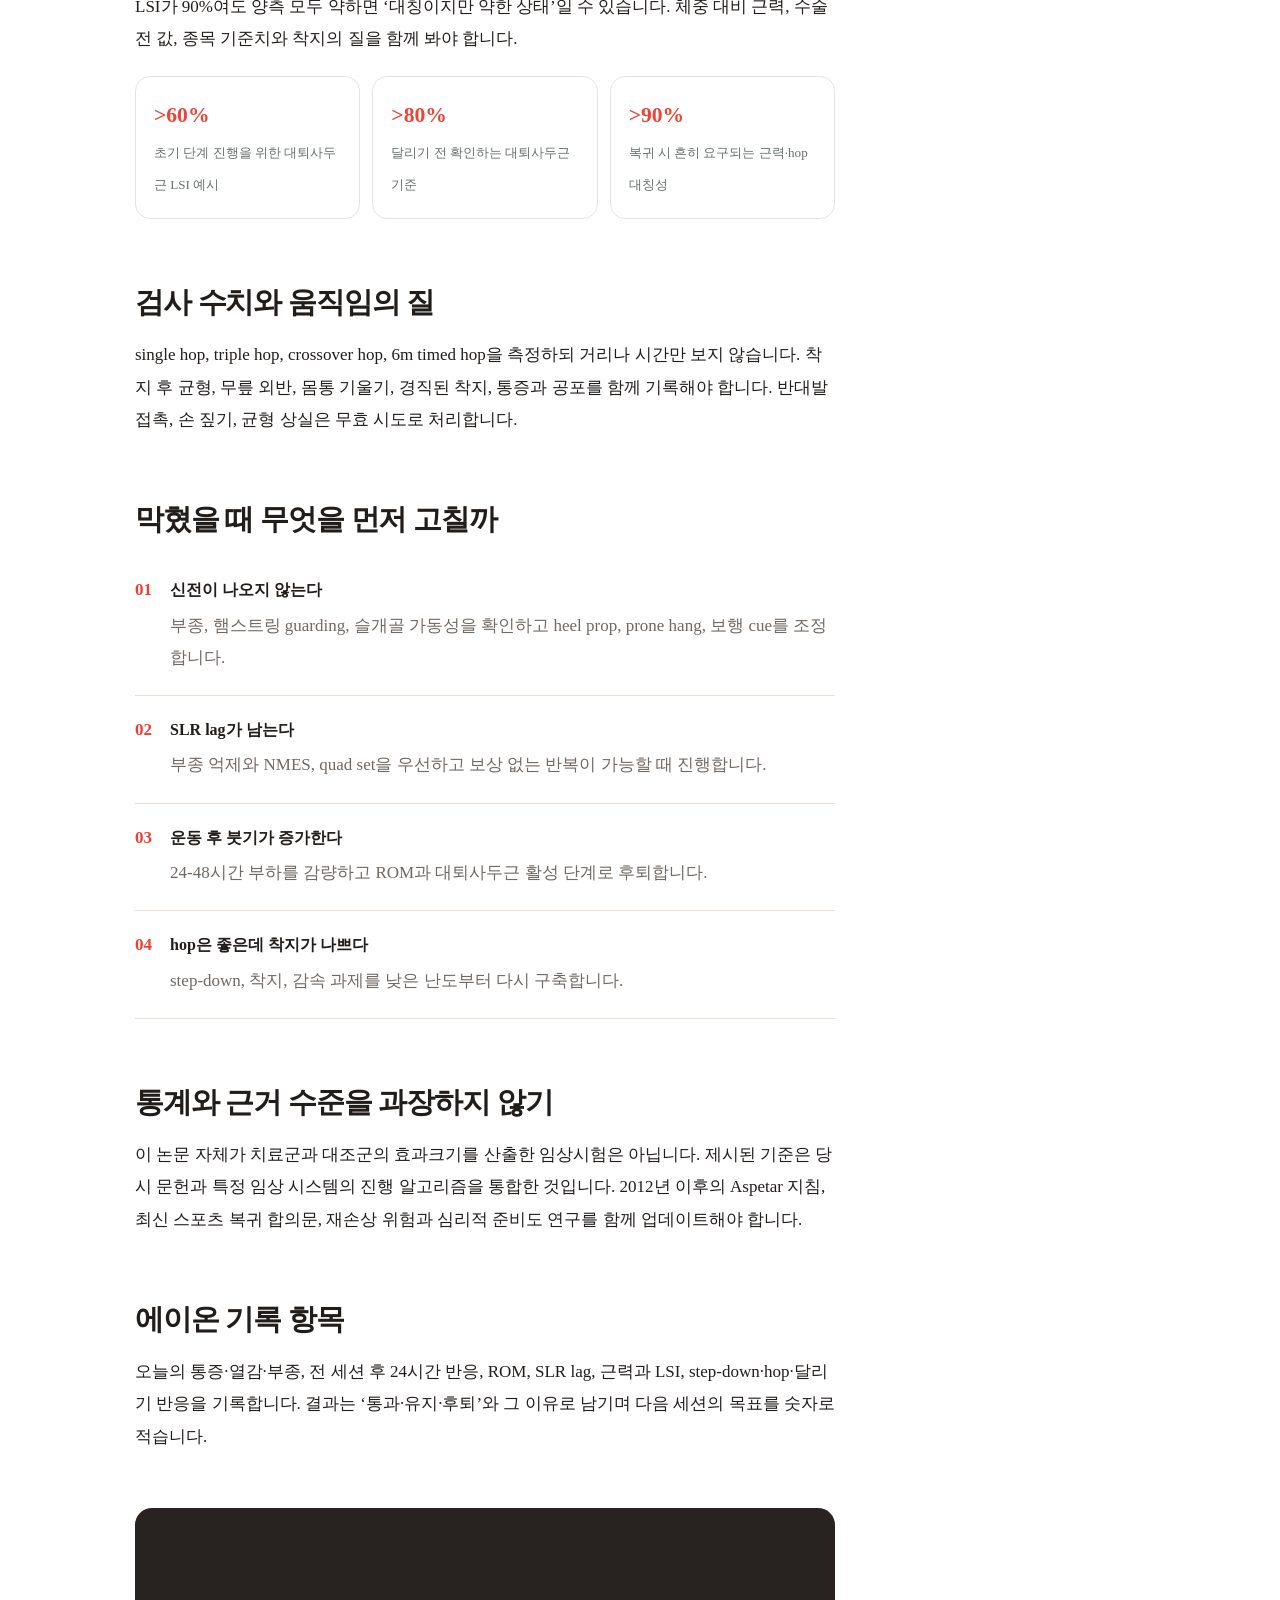
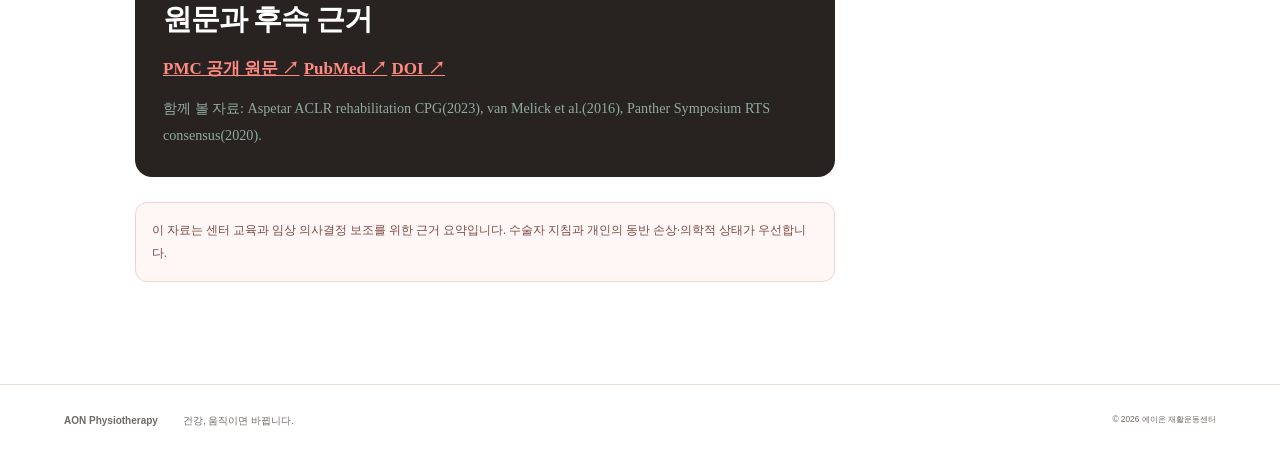
<file: imports/aon-20261013/library/adams-2012-acl-criterion-based.html>
<!doctype html>
<html lang="ko">
<head>
  <meta charset="utf-8">
  <meta name="viewport" content="width=device-width,initial-scale=1">
  <title>Adams 2012 ACL 기준 기반 재활 | 에이온 재활운동센터</title>
  <meta name="description" content="Adams 2012 ACL 재건술 후 기준 기반 재활 진행을 단계, 측정, 운동, 달리기와 스포츠 복귀 관점으로 정리한 에이온 임상 리뷰입니다.">
  <link rel="stylesheet" href="../assets/style.css">
  <style>
    .evidenceTable{width:100%;border-collapse:collapse;min-width:760px;font-size:.88rem}.tableWrap{overflow-x:auto;margin:18px 0 30px;border:1px solid #e7e4df;border-radius:16px}.evidenceTable th{background:#282321;color:#fff;text-align:left;padding:13px}.evidenceTable td{padding:13px;border-top:1px solid #e7e4df;vertical-align:top}.evidenceTable tr:nth-child(even){background:#faf6f0}.metricGrid{display:grid;grid-template-columns:repeat(3,1fr);gap:12px;margin:20px 0}.metricGrid div{padding:18px;border:1px solid #e7e4df;border-radius:15px;background:#fff}.metricGrid b{display:block;color:#ed4438;font-size:1.35rem}.metricGrid span{font-size:.82rem;color:#68706d}.formula{padding:20px;border-radius:16px;background:#282321;color:#fff;margin:20px 0}.formula strong{display:block;font-size:1.15rem;margin-bottom:8px}@media(max-width:720px){.metricGrid{grid-template-columns:1fr}.articleHero h1{font-size:2.1rem}}
  </style>
</head>
<body class="articlePage">
  <header class="siteHeader">
    <a class="brand" href="../"><span class="mark">AN<i></i></span><span><b><em>에이온</em> 재활운동센터</b><small>AON Physiotherapy</small></span></a>
    <nav><a href="../about.html">센터소개</a><a href="../posts/">게시글</a><a href="../library.html">라이브러리</a><a href="../resources.html">자료실</a></nav>
  </header>
  <main class="article">
    <header class="articleHero">
      <span>AON CLINICAL EVIDENCE · ACL</span>
      <h1>달력이 아니라<br><em>기준으로 진행하는</em> ACL 재활</h1>
      <p>Adams 등(2012)의 기준 기반 재활 진행을 에이온의 평가·기록 체계에 맞춰 다시 구성했습니다.</p>
      <div><b>에이온 논문 라이브러리</b><time datetime="2026-07-30">2026.07.30</time></div>
    </header>

    <div class="articleLayout">
      <article>
        <p class="lead">수술 후 몇 주가 지났다는 사실만으로 다음 운동을 시작하지 않습니다. 관절가동범위, 부종, 대퇴사두근 기능, 보행, 근력과 기능검사를 통과했을 때 다음 단계로 이동하는 것이 이 논문의 핵심입니다.</p>

        <div class="articleCallout">
          <span>AON KEY MESSAGE</span>
          <strong>시간은 참고값, 진행 여부는 측정값</strong>
          <p>통증·열감·부종·신전 가동범위·SLR lag·보행과 24시간 반응을 매 세션 확인합니다.</p>
        </div>

        <h2>논문을 먼저 정확히 읽기</h2>
        <ul class="checkList">
          <li><b>원 논문</b><span>Current Concepts for Anterior Cruciate Ligament Reconstruction: A Criterion-Based Rehabilitation Progression</span></li>
          <li><b>저자</b><span>Douglas Adams, David Logerstedt, Airelle Hunter-Giordano, Michael J. Axe, Lynn Snyder-Mackler</span></li>
          <li><b>학술지</b><span>Journal of Orthopaedic &amp; Sports Physical Therapy, 2012;42(7):601-614</span></li>
          <li><b>설계</b><span>새로운 RCT가 아니라 당시 근거와 Delaware 그룹의 임상 체계를 통합한 Current Concepts 논문</span></li>
          <li><b>DOI</b><span>10.2519/jospt.2012.3871 · PMID 22402434 · PMC3576892</span></li>
        </ul>

        <h2>적용 전제와 예외</h2>
        <p>기본 대상은 단독 ACL 재건술입니다. 반월상연골 봉합, 연골 시술, 완전 MCL 손상, 이식건 종류, 수술자 제한이 있으면 이 시간표를 그대로 적용하면 안 됩니다. 수술 정보와 의학적 제한이 항상 우선입니다.</p>

        <h2>단계별 통과 기준</h2>
        <div class="tableWrap"><table class="evidenceTable">
          <thead><tr><th>단계</th><th>핵심 통과 기준</th><th>운동·평가 방향</th><th>진행 중단 신호</th></tr></thead>
          <tbody>
            <tr><td>수술 전</td><td>완전 신전, 부종 최소, SLR lag 없음</td><td>부종·신전·슬개골 가동성·대퇴사두근 활성</td><td>신전 제한과 부종 지속</td></tr>
            <tr><td>1주</td><td>ROM 0-90°, 능동적 대퇴사두근 수축</td><td>보행, NMES, quad set, SLR, 제한 범위 LAQ</td><td>SLR lag, 열감·부종 증가</td></tr>
            <tr><td>2주</td><td>굴곡 &gt;110°, 목발 없는 보행, KOS-ADL &gt;65%</td><td>step-up, wall squat, 계단, 신전 보행</td><td>굽힌 무릎 보행, 신전 소실</td></tr>
            <tr><td>3-5주</td><td>굴곡 좌우차 10° 이내, 대퇴사두근 LSI &gt;60%</td><td>점진 근력, 균형, 단하지 조절</td><td>부종과 좌우 근력차 지속</td></tr>
            <tr><td>6-8주</td><td>대퇴사두근 LSI &gt;80%, 완전 ROM, 정상 보행, trace 이하 부종</td><td>기준 통과 후 달리기 진행</td><td>달리기 다음 날 부종·절뚝거림</td></tr>
            <tr><td>9-12주</td><td>hop test &gt;85% LSI, KOS-Sports &gt;70%</td><td>착지, 감속, 민첩성, 종목 특이 과제 준비</td><td>거리만 통과하고 착지 질이 나쁨</td></tr>
            <tr><td>6-9개월+</td><td>근력·hop·움직임·PROM·심리준비·무부종을 함께 통과</td><td>비접촉→수정 접촉→전체 훈련→제한 경기→완전 복귀</td><td>한 가지 검사만으로 복귀 결정</td></tr>
          </tbody>
        </table></div>

        <h2>LSI는 어떻게 계산하는가</h2>
        <div class="formula">
          <strong>값이 클수록 좋은 검사</strong>
          LSI(%) = 수술측 값 ÷ 반대측 값 × 100<br>
          예: 수술측 32kg, 반대측 40kg → 80%
        </div>
        <div class="formula">
          <strong>시간이 짧을수록 좋은 검사</strong>
          LSI(%) = 반대측 시간 ÷ 수술측 시간 × 100<br>
          예: 반대측 2.4초, 수술측 3.0초 → 80%
        </div>
        <p>LSI가 90%여도 양측 모두 약하면 ‘대칭이지만 약한 상태’일 수 있습니다. 체중 대비 근력, 수술 전 값, 종목 기준치와 착지의 질을 함께 봐야 합니다.</p>

        <div class="metricGrid">
          <div><b>&gt;60%</b><span>초기 단계 진행을 위한 대퇴사두근 LSI 예시</span></div>
          <div><b>&gt;80%</b><span>달리기 전 확인하는 대퇴사두근 기준</span></div>
          <div><b>&gt;90%</b><span>복귀 시 흔히 요구되는 근력·hop 대칭성</span></div>
        </div>

        <h2>검사 수치와 움직임의 질</h2>
        <p>single hop, triple hop, crossover hop, 6m timed hop을 측정하되 거리나 시간만 보지 않습니다. 착지 후 균형, 무릎 외반, 몸통 기울기, 경직된 착지, 통증과 공포를 함께 기록해야 합니다. 반대발 접촉, 손 짚기, 균형 상실은 무효 시도로 처리합니다.</p>

        <h2>막혔을 때 무엇을 먼저 고칠까</h2>
        <ol class="steps">
          <li><span>01</span><div><b>신전이 나오지 않는다</b><p>부종, 햄스트링 guarding, 슬개골 가동성을 확인하고 heel prop, prone hang, 보행 cue를 조정합니다.</p></div></li>
          <li><span>02</span><div><b>SLR lag가 남는다</b><p>부종 억제와 NMES, quad set을 우선하고 보상 없는 반복이 가능할 때 진행합니다.</p></div></li>
          <li><span>03</span><div><b>운동 후 붓기가 증가한다</b><p>24-48시간 부하를 감량하고 ROM과 대퇴사두근 활성 단계로 후퇴합니다.</p></div></li>
          <li><span>04</span><div><b>hop은 좋은데 착지가 나쁘다</b><p>step-down, 착지, 감속 과제를 낮은 난도부터 다시 구축합니다.</p></div></li>
        </ol>

        <h2>통계와 근거 수준을 과장하지 않기</h2>
        <p>이 논문 자체가 치료군과 대조군의 효과크기를 산출한 임상시험은 아닙니다. 제시된 기준은 당시 문헌과 특정 임상 시스템의 진행 알고리즘을 통합한 것입니다. 2012년 이후의 Aspetar 지침, 최신 스포츠 복귀 합의문, 재손상 위험과 심리적 준비도 연구를 함께 업데이트해야 합니다.</p>

        <h2>에이온 기록 항목</h2>
        <p>오늘의 통증·열감·부종, 전 세션 후 24시간 반응, ROM, SLR lag, 근력과 LSI, step-down·hop·달리기 반응을 기록합니다. 결과는 ‘통과·유지·후퇴’와 그 이유로 남기며 다음 세션의 목표를 숫자로 적습니다.</p>

        <section class="reference">
          <h2>원문과 후속 근거</h2>
          <a href="https://pmc.ncbi.nlm.nih.gov/articles/PMC3576892/" target="_blank" rel="noopener">PMC 공개 원문 ↗</a>
          <a href="https://pubmed.ncbi.nlm.nih.gov/22402434/" target="_blank" rel="noopener">PubMed ↗</a>
          <a href="https://doi.org/10.2519/jospt.2012.3871" target="_blank" rel="noopener">DOI ↗</a>
          <small>함께 볼 자료: Aspetar ACLR rehabilitation CPG(2023), van Melick et al.(2016), Panther Symposium RTS consensus(2020).</small>
        </section>
        <p class="medicalNote">이 자료는 센터 교육과 임상 의사결정 보조를 위한 근거 요약입니다. 수술자 지침과 개인의 동반 손상·의학적 상태가 우선합니다.</p>
      </article>
      <aside class="articleAside">
        <span>AON ACL FRAMEWORK</span>
        <b>진행 판단 6요소</b>
        <p>부종 · ROM · 근력 · 기능 · 움직임 질 · 심리 준비</p>
        <a href="https://pmc.ncbi.nlm.nih.gov/articles/PMC3576892/" target="_blank" rel="noopener">공개 원문</a>
        <a class="asideCta" href="../research-library.html#f-07_무릎">무릎 논문 보기</a>
      </aside>
    </div>
  </main>
  <footer><b>AON Physiotherapy</b><span>건강, 움직이면 바뀝니다.</span><small>© 2026 에이온 재활운동센터</small></footer>
</body>
</html>
</file>
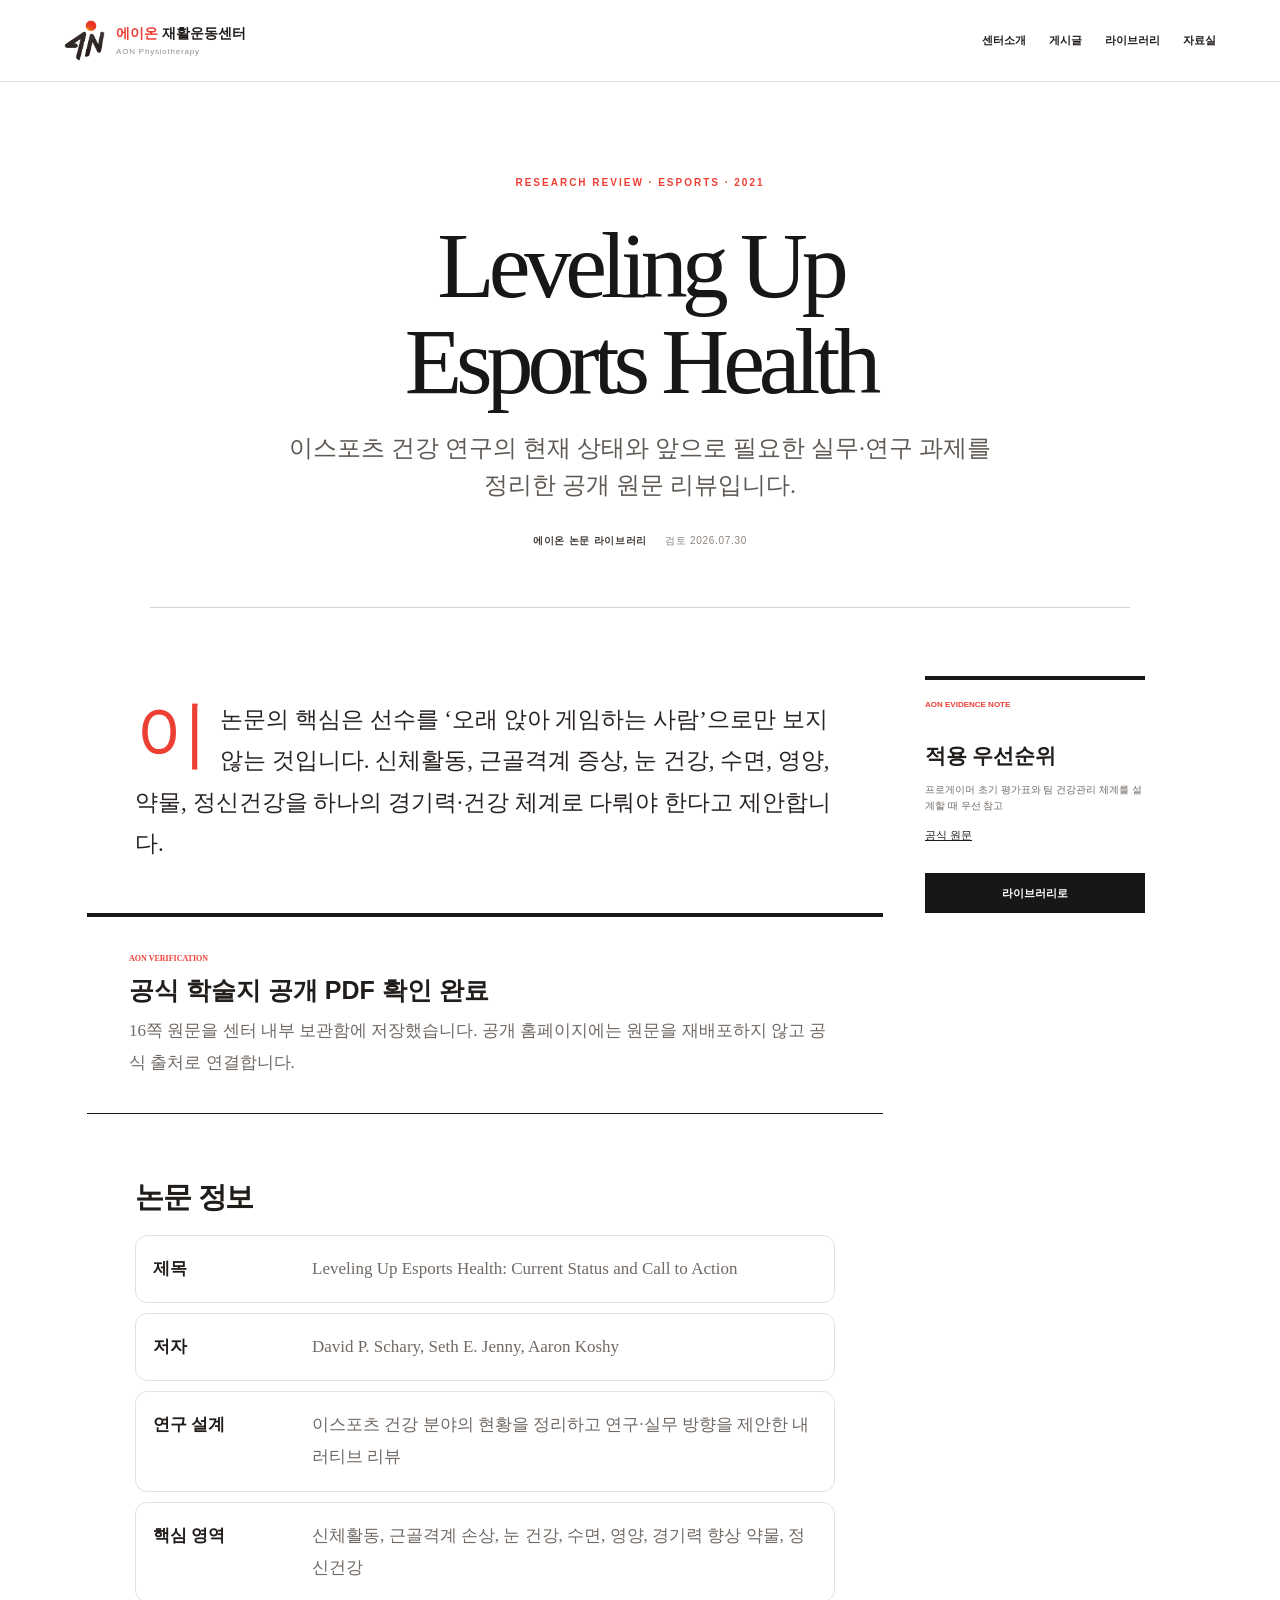
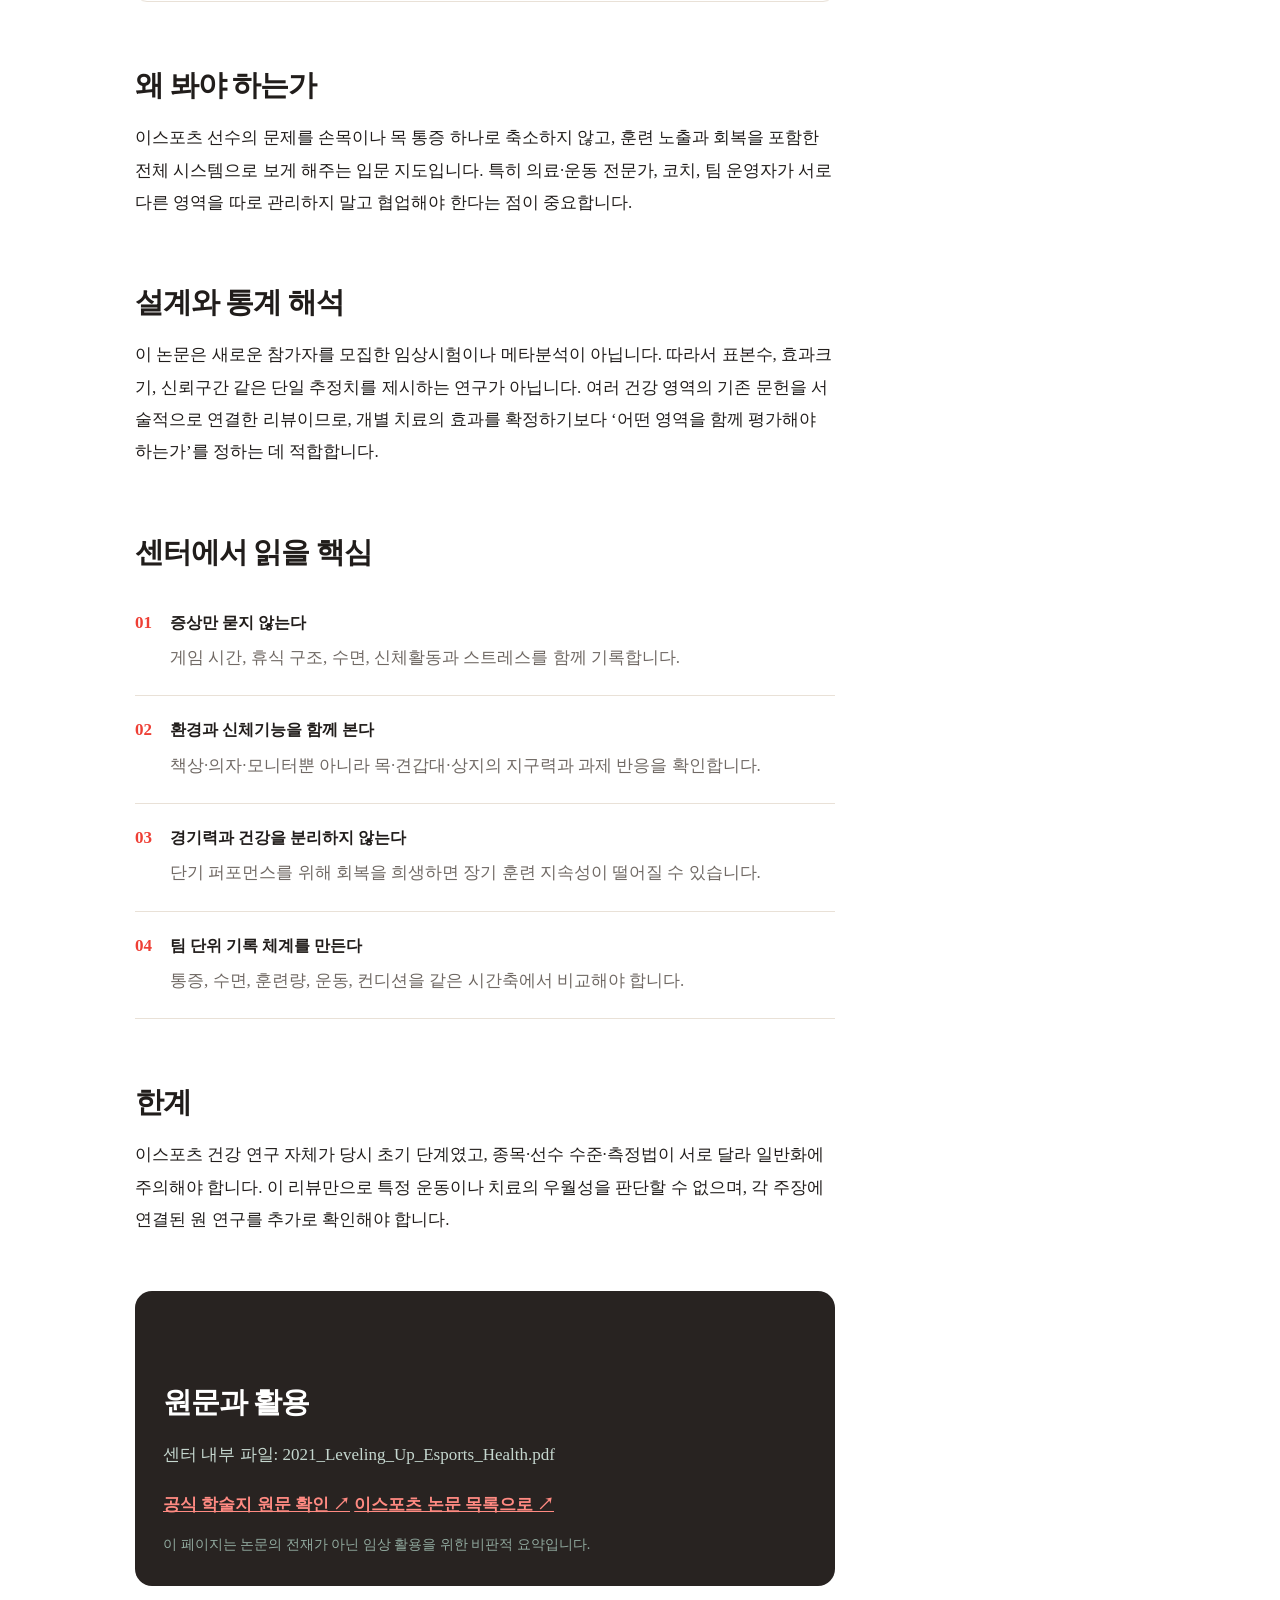
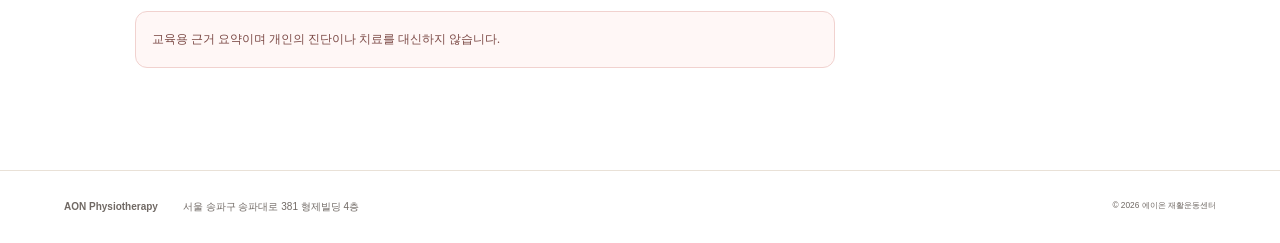
<file: imports/aon-20261013/library/leveling-up-esports-health-2021.html>
<!doctype html>
<html lang="ko">
<head>
  <meta charset="utf-8">
  <meta name="viewport" content="width=device-width,initial-scale=1">
  <title>Leveling Up Esports Health 논문 리뷰 | 에이온 재활운동센터</title>
  <meta name="description" content="이스포츠 선수 건강의 현재 근거와 실무 과제를 다룬 Schary, Jenny, Koshy의 2021년 리뷰를 에이온 관점으로 정리했습니다.">
  <link rel="stylesheet" href="../assets/style.css">
</head>
<body class="articlePage">
  <header class="siteHeader">
    <a class="brand" href="../"><span class="mark">AN<i></i></span><span><b><em>에이온</em> 재활운동센터</b><small>AON Physiotherapy</small></span></a>
    <nav><a href="../about.html">센터소개</a><a href="../posts/">게시글</a><a href="../library.html">라이브러리</a><a href="../resources.html">자료실</a></nav>
  </header>
  <main class="article">
    <header class="articleHero">
      <span>RESEARCH REVIEW · ESPORTS · 2021</span>
      <h1>Leveling Up<br><em>Esports Health</em></h1>
      <p>이스포츠 건강 연구의 현재 상태와 앞으로 필요한 실무·연구 과제를 정리한 공개 원문 리뷰입니다.</p>
      <div><b>에이온 논문 라이브러리</b><time datetime="2026-07-30">검토 2026.07.30</time></div>
    </header>
    <div class="articleLayout">
      <article>
        <p class="lead">이 논문의 핵심은 선수를 ‘오래 앉아 게임하는 사람’으로만 보지 않는 것입니다. 신체활동, 근골격계 증상, 눈 건강, 수면, 영양, 약물, 정신건강을 하나의 경기력·건강 체계로 다뤄야 한다고 제안합니다.</p>

        <div class="articleCallout">
          <span>AON VERIFICATION</span>
          <strong>공식 학술지 공개 PDF 확인 완료</strong>
          <p>16쪽 원문을 센터 내부 보관함에 저장했습니다. 공개 홈페이지에는 원문을 재배포하지 않고 공식 출처로 연결합니다.</p>
        </div>

        <h2>논문 정보</h2>
        <ul class="checkList">
          <li><b>제목</b><span>Leveling Up Esports Health: Current Status and Call to Action</span></li>
          <li><b>저자</b><span>David P. Schary, Seth E. Jenny, Aaron Koshy</span></li>
          <li><b>연구 설계</b><span>이스포츠 건강 분야의 현황을 정리하고 연구·실무 방향을 제안한 내러티브 리뷰</span></li>
          <li><b>핵심 영역</b><span>신체활동, 근골격계 손상, 눈 건강, 수면, 영양, 경기력 향상 약물, 정신건강</span></li>
        </ul>

        <h2>왜 봐야 하는가</h2>
        <p>이스포츠 선수의 문제를 손목이나 목 통증 하나로 축소하지 않고, 훈련 노출과 회복을 포함한 전체 시스템으로 보게 해주는 입문 지도입니다. 특히 의료·운동 전문가, 코치, 팀 운영자가 서로 다른 영역을 따로 관리하지 말고 협업해야 한다는 점이 중요합니다.</p>

        <h2>설계와 통계 해석</h2>
        <p>이 논문은 새로운 참가자를 모집한 임상시험이나 메타분석이 아닙니다. 따라서 표본수, 효과크기, 신뢰구간 같은 단일 추정치를 제시하는 연구가 아닙니다. 여러 건강 영역의 기존 문헌을 서술적으로 연결한 리뷰이므로, 개별 치료의 효과를 확정하기보다 ‘어떤 영역을 함께 평가해야 하는가’를 정하는 데 적합합니다.</p>

        <h2>센터에서 읽을 핵심</h2>
        <ol class="steps">
          <li><span>01</span><div><b>증상만 묻지 않는다</b><p>게임 시간, 휴식 구조, 수면, 신체활동과 스트레스를 함께 기록합니다.</p></div></li>
          <li><span>02</span><div><b>환경과 신체기능을 함께 본다</b><p>책상·의자·모니터뿐 아니라 목·견갑대·상지의 지구력과 과제 반응을 확인합니다.</p></div></li>
          <li><span>03</span><div><b>경기력과 건강을 분리하지 않는다</b><p>단기 퍼포먼스를 위해 회복을 희생하면 장기 훈련 지속성이 떨어질 수 있습니다.</p></div></li>
          <li><span>04</span><div><b>팀 단위 기록 체계를 만든다</b><p>통증, 수면, 훈련량, 운동, 컨디션을 같은 시간축에서 비교해야 합니다.</p></div></li>
        </ol>

        <h2>한계</h2>
        <p>이스포츠 건강 연구 자체가 당시 초기 단계였고, 종목·선수 수준·측정법이 서로 달라 일반화에 주의해야 합니다. 이 리뷰만으로 특정 운동이나 치료의 우월성을 판단할 수 없으며, 각 주장에 연결된 원 연구를 추가로 확인해야 합니다.</p>

        <section class="reference">
          <h2>원문과 활용</h2>
          <p>센터 내부 파일: 2021_Leveling_Up_Esports_Health.pdf</p>
          <a href="https://www.ijesports.org/publication/71" target="_blank" rel="noopener">공식 학술지 원문 확인 ↗</a>
          <a href="../research-library.html#f-12_이스포츠_게이밍">이스포츠 논문 목록으로 ↗</a>
          <small>이 페이지는 논문의 전재가 아닌 임상 활용을 위한 비판적 요약입니다.</small>
        </section>
        <p class="medicalNote">교육용 근거 요약이며 개인의 진단이나 치료를 대신하지 않습니다.</p>
      </article>
      <aside class="articleAside">
        <span>AON EVIDENCE NOTE</span>
        <b>적용 우선순위</b>
        <p>프로게이머 초기 평가표와 팀 건강관리 체계를 설계할 때 우선 참고</p>
        <a href="https://www.ijesports.org/publication/71" target="_blank" rel="noopener">공식 원문</a>
        <a class="asideCta" href="../library.html">라이브러리로</a>
      </aside>
    </div>
  </main>
  <footer><b>AON Physiotherapy</b><span>서울 송파구 송파대로 381 형제빌딩 4층</span><small>© 2026 에이온 재활운동센터</small></footer>
</body>
</html>
</file>
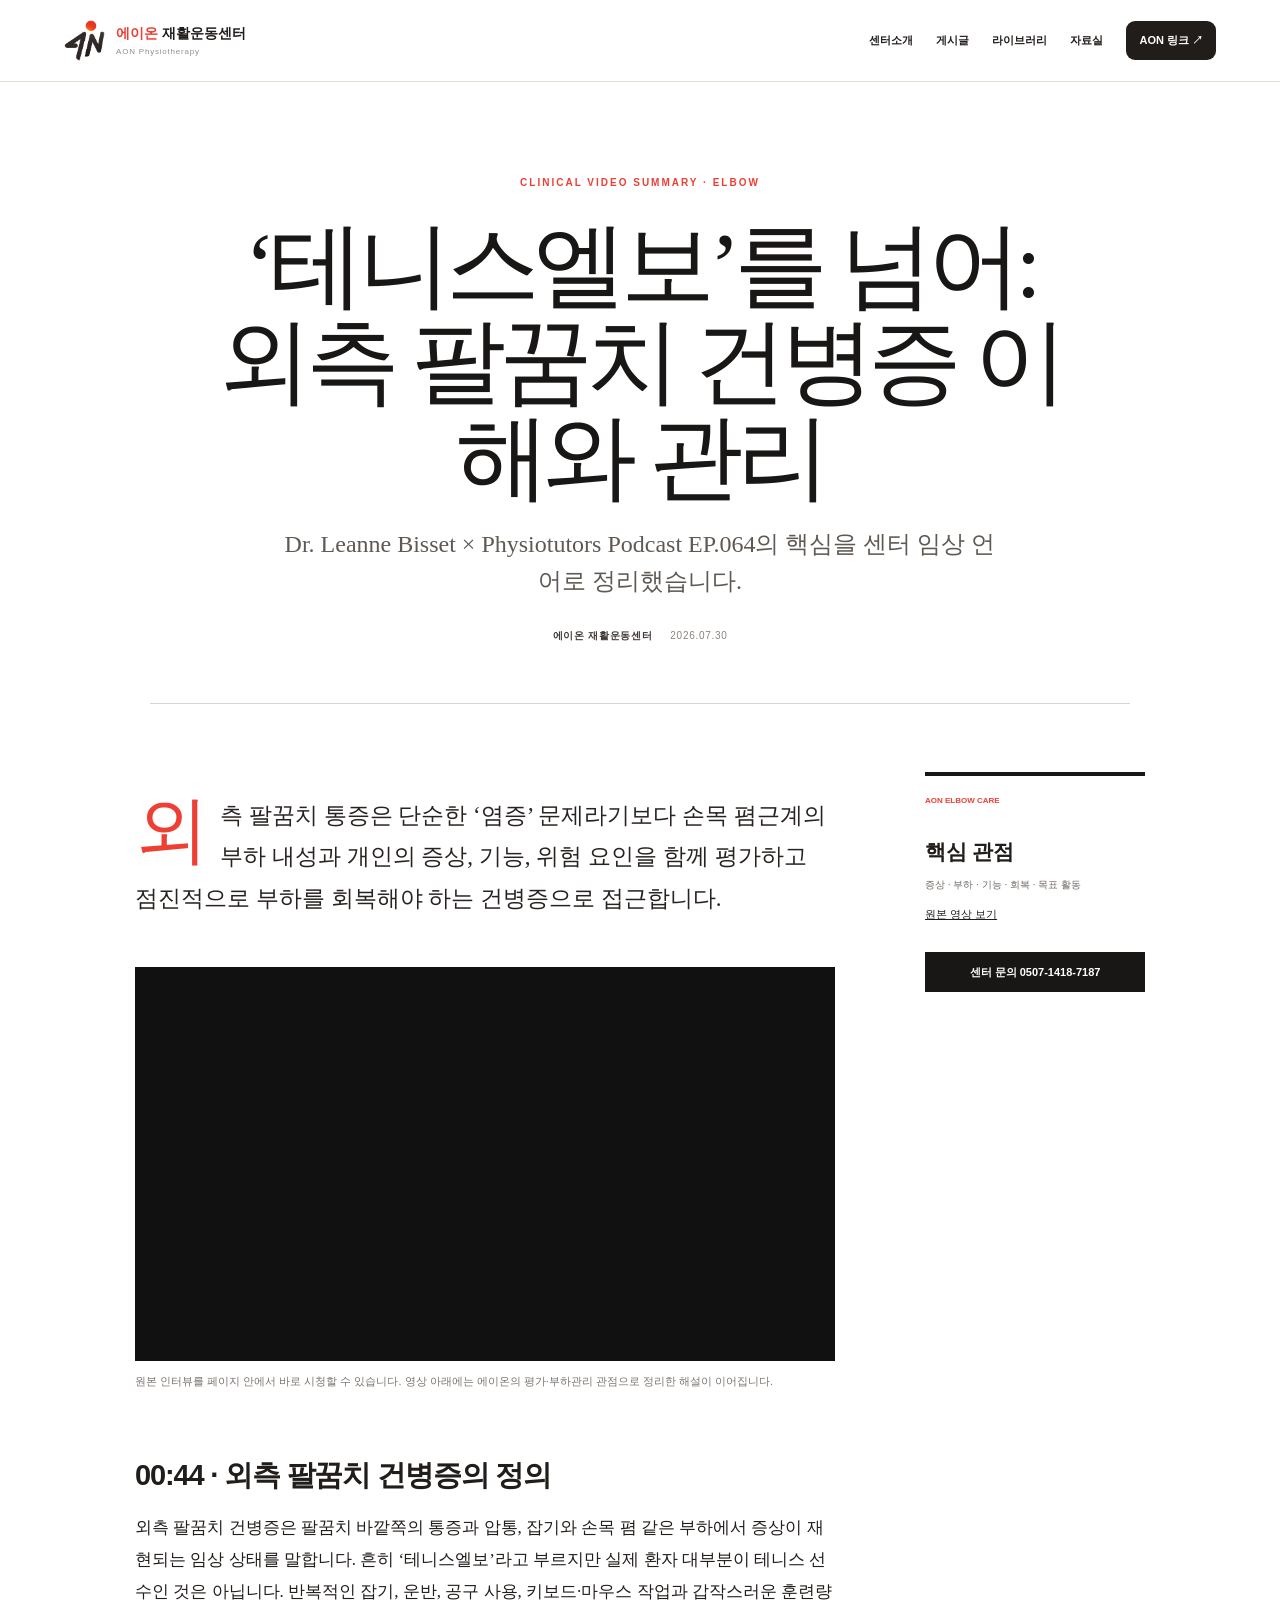
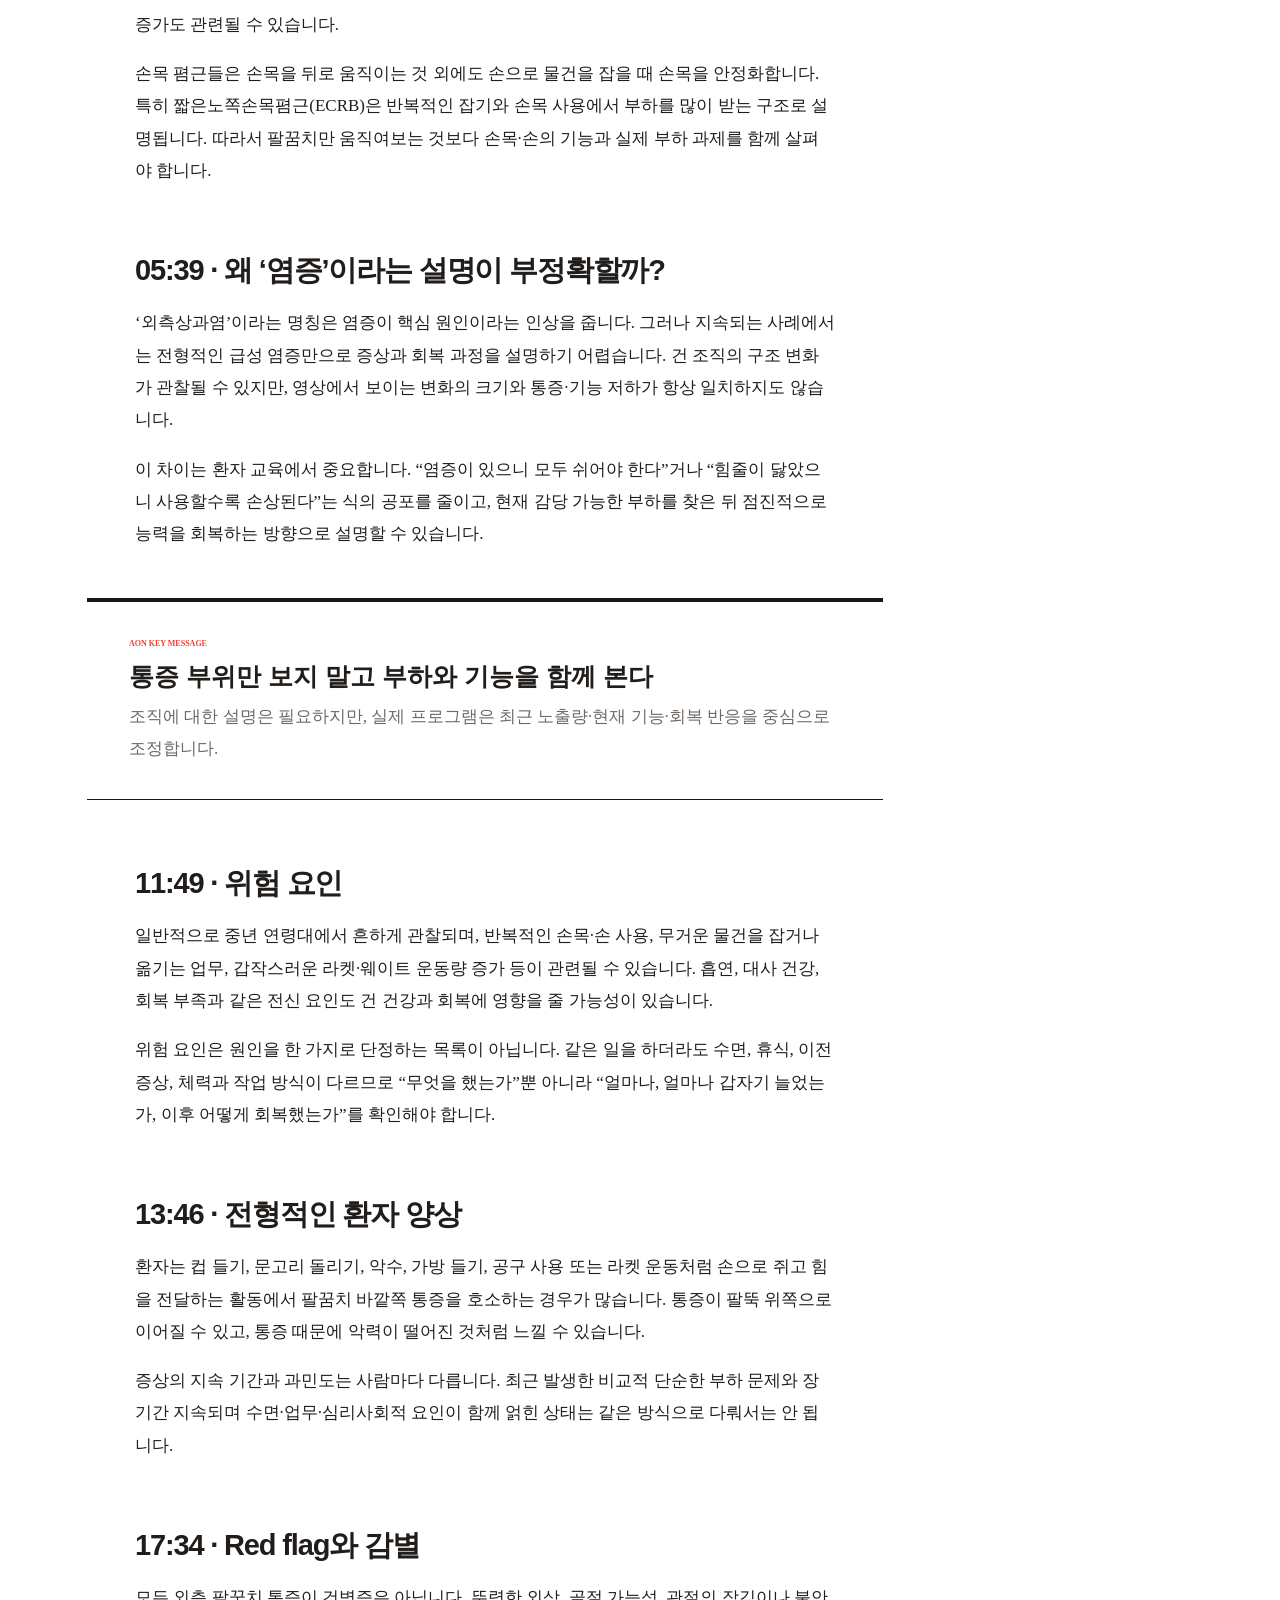
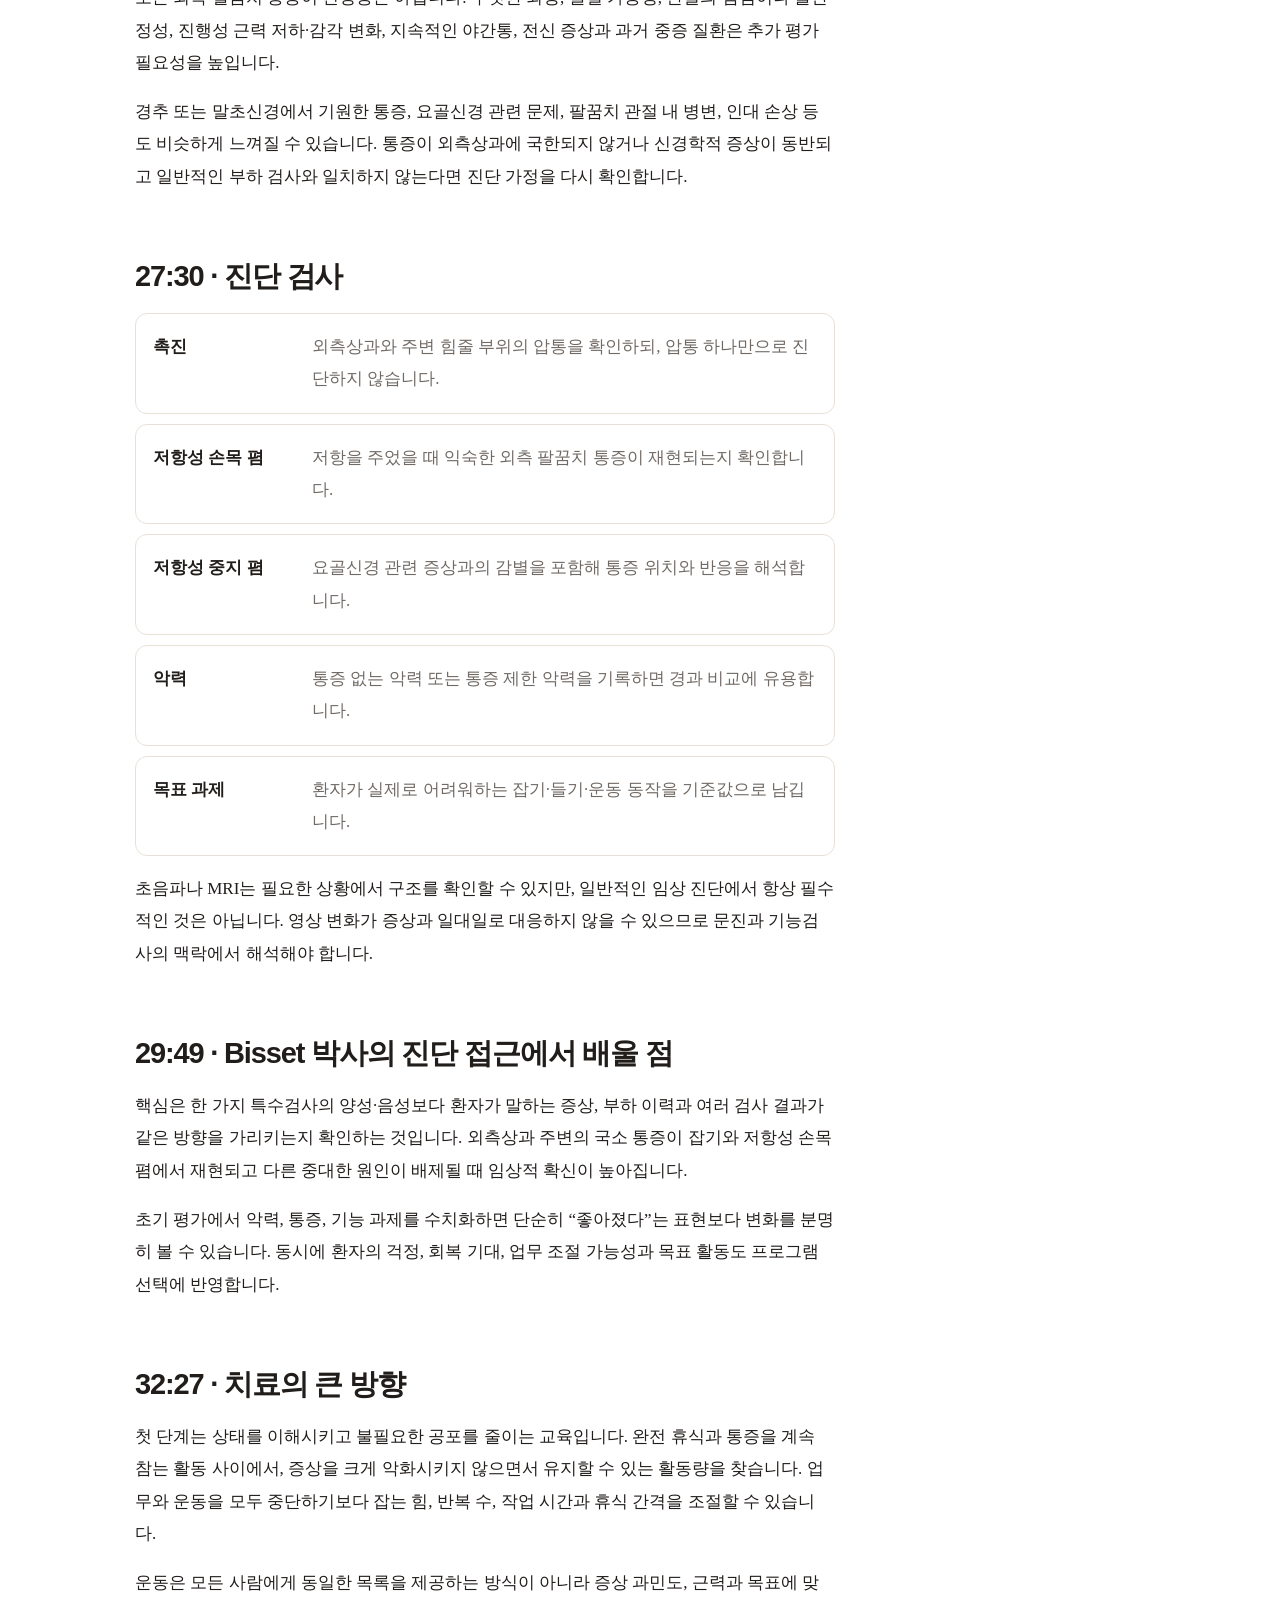
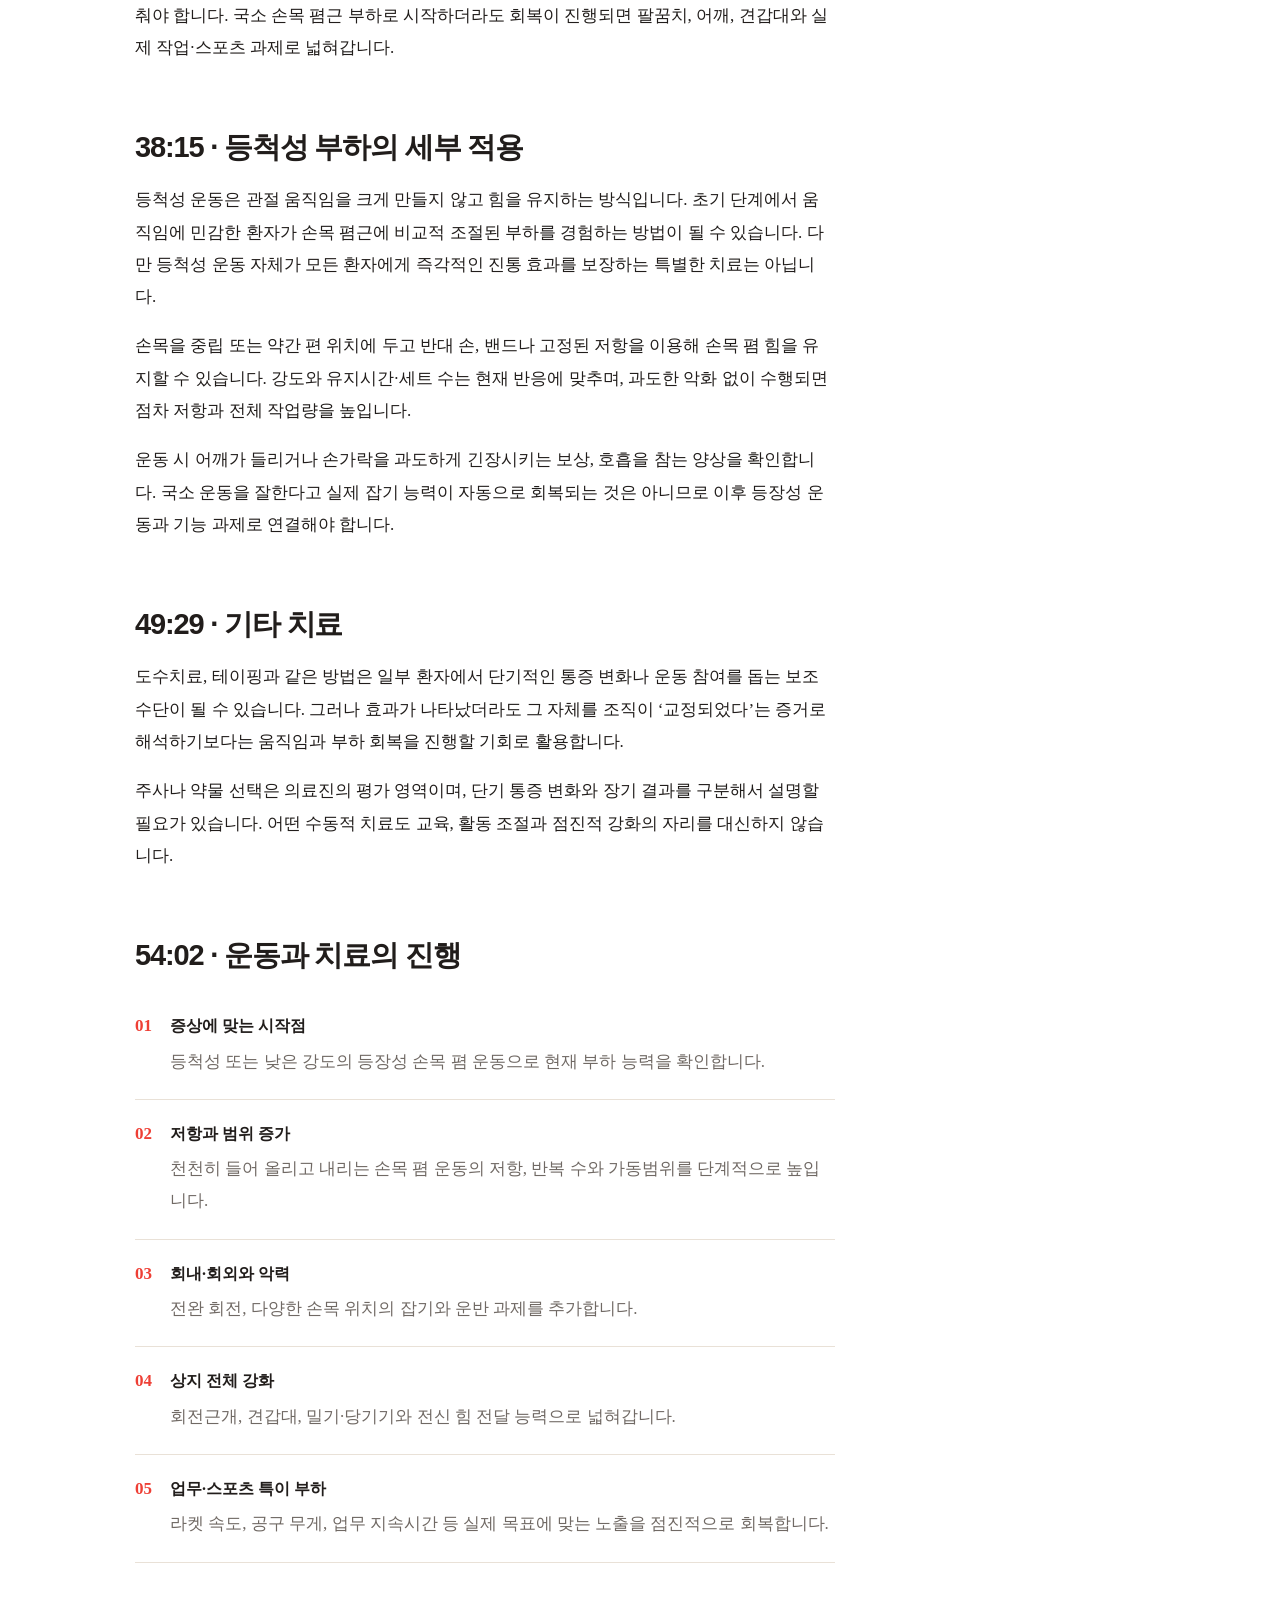
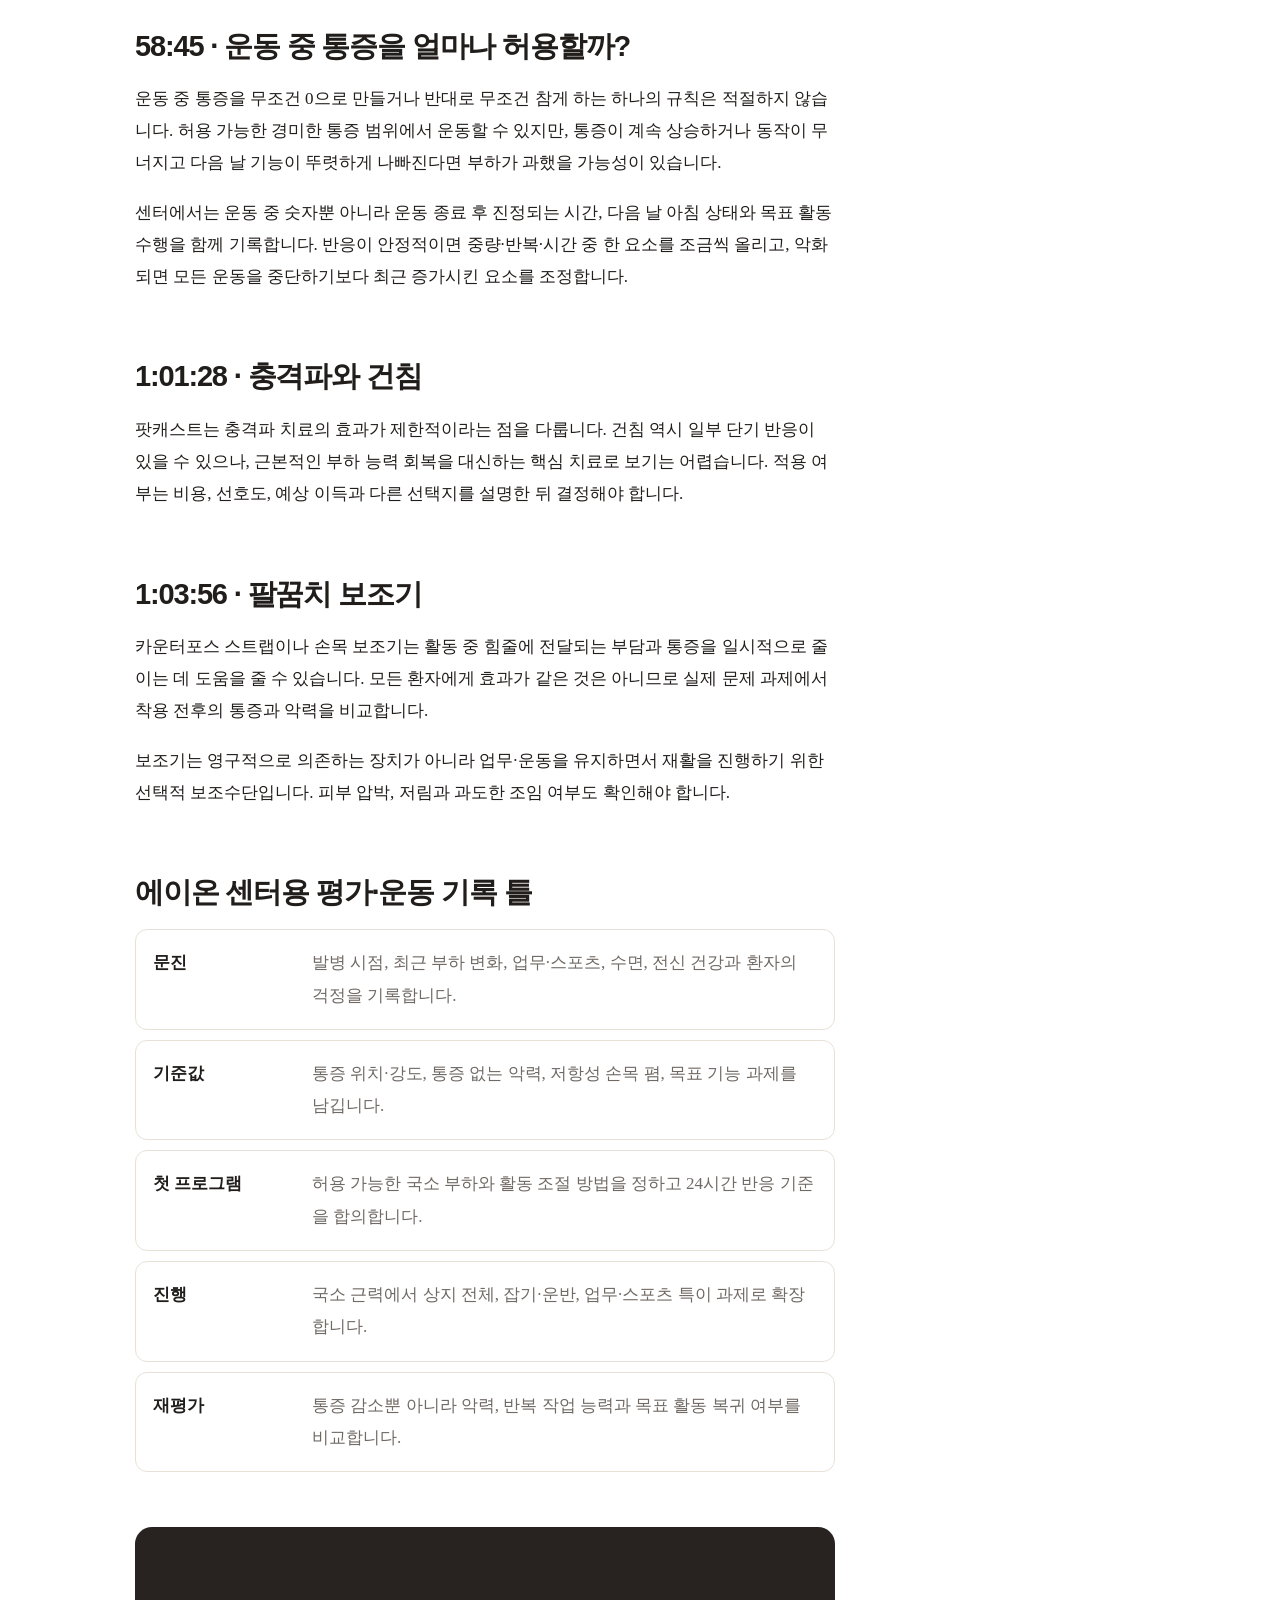
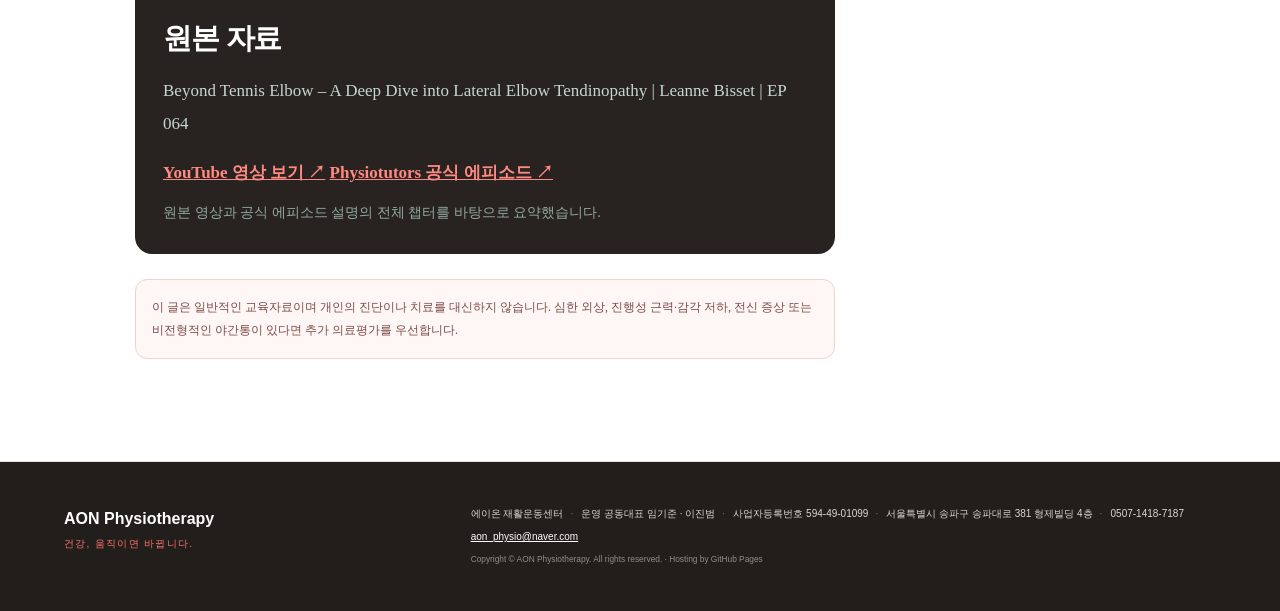
<file: imports/aon-20261013/posts/lateral-elbow-tendinopathy-video-summary.html>
<!doctype html>
<html lang="ko">
<head>
  <meta charset="utf-8">
  <meta name="viewport" content="width=device-width,initial-scale=1">
  <title>테니스엘보를 넘어, 외측 팔꿈치 건병증 이해와 관리 | 에이온 재활운동센터</title>
  <meta name="description" content="Leanne Bisset 박사의 Physiotutors 인터뷰를 바탕으로 외측 팔꿈치 건병증의 평가, 부하 관리와 운동 진행을 정리합니다.">
  <link rel="canonical" href="https://kjp9204-oss.github.io/aonrehabcenter/posts/lateral-elbow-tendinopathy-video-summary.html">
  <link rel="stylesheet" href="../assets/style.css">
</head>
<body class="articlePage">
  <header class="siteHeader">
    <a class="brand" href="../"><span class="mark">AN<i></i></span><span><b><em>에이온</em> 재활운동센터</b><small>AON Physiotherapy</small></span></a>
    <nav><a href="../about.html">센터소개</a><a href="./">게시글</a><a href="../library.html">라이브러리</a><a href="../resources.html">자료실</a><a class="navCta" href="https://litt.ly/aon_physio">AON 링크 ↗</a></nav>
  </header>
  <main class="article">
    <header class="articleHero">
      <span>CLINICAL VIDEO SUMMARY · ELBOW</span>
      <h1>‘테니스엘보’를 넘어:<br><em>외측 팔꿈치 건병증</em> 이해와 관리</h1>
      <p>Dr. Leanne Bisset × Physiotutors Podcast EP.064의 핵심을 센터 임상 언어로 정리했습니다.</p>
      <div><b>에이온 재활운동센터</b><time datetime="2026-07-30">2026.07.30</time></div>
    </header>
    <div class="articleLayout">
      <article>
        <p class="lead">외측 팔꿈치 통증은 단순한 ‘염증’ 문제라기보다 손목 폄근계의 부하 내성과 개인의 증상, 기능, 위험 요인을 함께 평가하고 점진적으로 부하를 회복해야 하는 건병증으로 접근합니다.</p>
        <figure class="editorialMedia">
          <iframe src="https://www.youtube-nocookie.com/embed/zhKePeTfj2w" title="Beyond Tennis Elbow - Leanne Bisset 인터뷰" loading="lazy" allow="accelerometer; autoplay; clipboard-write; encrypted-media; gyroscope; picture-in-picture; web-share" allowfullscreen></iframe>
          <figcaption>원본 인터뷰를 페이지 안에서 바로 시청할 수 있습니다. 영상 아래에는 에이온의 평가·부하관리 관점으로 정리한 해설이 이어집니다.</figcaption>
        </figure>
        <h2>00:44 · 외측 팔꿈치 건병증의 정의</h2>
        <p>외측 팔꿈치 건병증은 팔꿈치 바깥쪽의 통증과 압통, 잡기와 손목 폄 같은 부하에서 증상이 재현되는 임상 상태를 말합니다. 흔히 ‘테니스엘보’라고 부르지만 실제 환자 대부분이 테니스 선수인 것은 아닙니다. 반복적인 잡기, 운반, 공구 사용, 키보드·마우스 작업과 갑작스러운 훈련량 증가도 관련될 수 있습니다.</p>
        <p>손목 폄근들은 손목을 뒤로 움직이는 것 외에도 손으로 물건을 잡을 때 손목을 안정화합니다. 특히 짧은노쪽손목폄근(ECRB)은 반복적인 잡기와 손목 사용에서 부하를 많이 받는 구조로 설명됩니다. 따라서 팔꿈치만 움직여보는 것보다 손목·손의 기능과 실제 부하 과제를 함께 살펴야 합니다.</p>

        <h2>05:39 · 왜 ‘염증’이라는 설명이 부정확할까?</h2>
        <p>‘외측상과염’이라는 명칭은 염증이 핵심 원인이라는 인상을 줍니다. 그러나 지속되는 사례에서는 전형적인 급성 염증만으로 증상과 회복 과정을 설명하기 어렵습니다. 건 조직의 구조 변화가 관찰될 수 있지만, 영상에서 보이는 변화의 크기와 통증·기능 저하가 항상 일치하지도 않습니다.</p>
        <p>이 차이는 환자 교육에서 중요합니다. “염증이 있으니 모두 쉬어야 한다”거나 “힘줄이 닳았으니 사용할수록 손상된다”는 식의 공포를 줄이고, 현재 감당 가능한 부하를 찾은 뒤 점진적으로 능력을 회복하는 방향으로 설명할 수 있습니다.</p>

        <div class="articleCallout"><span>AON KEY MESSAGE</span><strong>통증 부위만 보지 말고 부하와 기능을 함께 본다</strong><p>조직에 대한 설명은 필요하지만, 실제 프로그램은 최근 노출량·현재 기능·회복 반응을 중심으로 조정합니다.</p></div>

        <h2>11:49 · 위험 요인</h2>
        <p>일반적으로 중년 연령대에서 흔하게 관찰되며, 반복적인 손목·손 사용, 무거운 물건을 잡거나 옮기는 업무, 갑작스러운 라켓·웨이트 운동량 증가 등이 관련될 수 있습니다. 흡연, 대사 건강, 회복 부족과 같은 전신 요인도 건 건강과 회복에 영향을 줄 가능성이 있습니다.</p>
        <p>위험 요인은 원인을 한 가지로 단정하는 목록이 아닙니다. 같은 일을 하더라도 수면, 휴식, 이전 증상, 체력과 작업 방식이 다르므로 “무엇을 했는가”뿐 아니라 “얼마나, 얼마나 갑자기 늘었는가, 이후 어떻게 회복했는가”를 확인해야 합니다.</p>

        <h2>13:46 · 전형적인 환자 양상</h2>
        <p>환자는 컵 들기, 문고리 돌리기, 악수, 가방 들기, 공구 사용 또는 라켓 운동처럼 손으로 쥐고 힘을 전달하는 활동에서 팔꿈치 바깥쪽 통증을 호소하는 경우가 많습니다. 통증이 팔뚝 위쪽으로 이어질 수 있고, 통증 때문에 악력이 떨어진 것처럼 느낄 수 있습니다.</p>
        <p>증상의 지속 기간과 과민도는 사람마다 다릅니다. 최근 발생한 비교적 단순한 부하 문제와 장기간 지속되며 수면·업무·심리사회적 요인이 함께 얽힌 상태는 같은 방식으로 다뤄서는 안 됩니다.</p>

        <h2>17:34 · Red flag와 감별</h2>
        <p>모든 외측 팔꿈치 통증이 건병증은 아닙니다. 뚜렷한 외상, 골절 가능성, 관절의 잠김이나 불안정성, 진행성 근력 저하·감각 변화, 지속적인 야간통, 전신 증상과 과거 중증 질환은 추가 평가 필요성을 높입니다.</p>
        <p>경추 또는 말초신경에서 기원한 통증, 요골신경 관련 문제, 팔꿈치 관절 내 병변, 인대 손상 등도 비슷하게 느껴질 수 있습니다. 통증이 외측상과에 국한되지 않거나 신경학적 증상이 동반되고 일반적인 부하 검사와 일치하지 않는다면 진단 가정을 다시 확인합니다.</p>

        <h2>27:30 · 진단 검사</h2>
        <ul class="checkList">
          <li><b>촉진</b><span>외측상과와 주변 힘줄 부위의 압통을 확인하되, 압통 하나만으로 진단하지 않습니다.</span></li>
          <li><b>저항성 손목 폄</b><span>저항을 주었을 때 익숙한 외측 팔꿈치 통증이 재현되는지 확인합니다.</span></li>
          <li><b>저항성 중지 폄</b><span>요골신경 관련 증상과의 감별을 포함해 통증 위치와 반응을 해석합니다.</span></li>
          <li><b>악력</b><span>통증 없는 악력 또는 통증 제한 악력을 기록하면 경과 비교에 유용합니다.</span></li>
          <li><b>목표 과제</b><span>환자가 실제로 어려워하는 잡기·들기·운동 동작을 기준값으로 남깁니다.</span></li>
        </ul>
        <p>초음파나 MRI는 필요한 상황에서 구조를 확인할 수 있지만, 일반적인 임상 진단에서 항상 필수적인 것은 아닙니다. 영상 변화가 증상과 일대일로 대응하지 않을 수 있으므로 문진과 기능검사의 맥락에서 해석해야 합니다.</p>

        <h2>29:49 · Bisset 박사의 진단 접근에서 배울 점</h2>
        <p>핵심은 한 가지 특수검사의 양성·음성보다 환자가 말하는 증상, 부하 이력과 여러 검사 결과가 같은 방향을 가리키는지 확인하는 것입니다. 외측상과 주변의 국소 통증이 잡기와 저항성 손목 폄에서 재현되고 다른 중대한 원인이 배제될 때 임상적 확신이 높아집니다.</p>
        <p>초기 평가에서 악력, 통증, 기능 과제를 수치화하면 단순히 “좋아졌다”는 표현보다 변화를 분명히 볼 수 있습니다. 동시에 환자의 걱정, 회복 기대, 업무 조절 가능성과 목표 활동도 프로그램 선택에 반영합니다.</p>

        <h2>32:27 · 치료의 큰 방향</h2>
        <p>첫 단계는 상태를 이해시키고 불필요한 공포를 줄이는 교육입니다. 완전 휴식과 통증을 계속 참는 활동 사이에서, 증상을 크게 악화시키지 않으면서 유지할 수 있는 활동량을 찾습니다. 업무와 운동을 모두 중단하기보다 잡는 힘, 반복 수, 작업 시간과 휴식 간격을 조절할 수 있습니다.</p>
        <p>운동은 모든 사람에게 동일한 목록을 제공하는 방식이 아니라 증상 과민도, 근력과 목표에 맞춰야 합니다. 국소 손목 폄근 부하로 시작하더라도 회복이 진행되면 팔꿈치, 어깨, 견갑대와 실제 작업·스포츠 과제로 넓혀갑니다.</p>

        <h2>38:15 · 등척성 부하의 세부 적용</h2>
        <p>등척성 운동은 관절 움직임을 크게 만들지 않고 힘을 유지하는 방식입니다. 초기 단계에서 움직임에 민감한 환자가 손목 폄근에 비교적 조절된 부하를 경험하는 방법이 될 수 있습니다. 다만 등척성 운동 자체가 모든 환자에게 즉각적인 진통 효과를 보장하는 특별한 치료는 아닙니다.</p>
        <p>손목을 중립 또는 약간 편 위치에 두고 반대 손, 밴드나 고정된 저항을 이용해 손목 폄 힘을 유지할 수 있습니다. 강도와 유지시간·세트 수는 현재 반응에 맞추며, 과도한 악화 없이 수행되면 점차 저항과 전체 작업량을 높입니다.</p>
        <p>운동 시 어깨가 들리거나 손가락을 과도하게 긴장시키는 보상, 호흡을 참는 양상을 확인합니다. 국소 운동을 잘한다고 실제 잡기 능력이 자동으로 회복되는 것은 아니므로 이후 등장성 운동과 기능 과제로 연결해야 합니다.</p>

        <h2>49:29 · 기타 치료</h2>
        <p>도수치료, 테이핑과 같은 방법은 일부 환자에서 단기적인 통증 변화나 운동 참여를 돕는 보조수단이 될 수 있습니다. 그러나 효과가 나타났더라도 그 자체를 조직이 ‘교정되었다’는 증거로 해석하기보다는 움직임과 부하 회복을 진행할 기회로 활용합니다.</p>
        <p>주사나 약물 선택은 의료진의 평가 영역이며, 단기 통증 변화와 장기 결과를 구분해서 설명할 필요가 있습니다. 어떤 수동적 치료도 교육, 활동 조절과 점진적 강화의 자리를 대신하지 않습니다.</p>

        <h2>54:02 · 운동과 치료의 진행</h2>
        <ol class="steps">
          <li><span>01</span><div><b>증상에 맞는 시작점</b><p>등척성 또는 낮은 강도의 등장성 손목 폄 운동으로 현재 부하 능력을 확인합니다.</p></div></li>
          <li><span>02</span><div><b>저항과 범위 증가</b><p>천천히 들어 올리고 내리는 손목 폄 운동의 저항, 반복 수와 가동범위를 단계적으로 높입니다.</p></div></li>
          <li><span>03</span><div><b>회내·회외와 악력</b><p>전완 회전, 다양한 손목 위치의 잡기와 운반 과제를 추가합니다.</p></div></li>
          <li><span>04</span><div><b>상지 전체 강화</b><p>회전근개, 견갑대, 밀기·당기기와 전신 힘 전달 능력으로 넓혀갑니다.</p></div></li>
          <li><span>05</span><div><b>업무·스포츠 특이 부하</b><p>라켓 속도, 공구 무게, 업무 지속시간 등 실제 목표에 맞는 노출을 점진적으로 회복합니다.</p></div></li>
        </ol>

        <h2>58:45 · 운동 중 통증을 얼마나 허용할까?</h2>
        <p>운동 중 통증을 무조건 0으로 만들거나 반대로 무조건 참게 하는 하나의 규칙은 적절하지 않습니다. 허용 가능한 경미한 통증 범위에서 운동할 수 있지만, 통증이 계속 상승하거나 동작이 무너지고 다음 날 기능이 뚜렷하게 나빠진다면 부하가 과했을 가능성이 있습니다.</p>
        <p>센터에서는 운동 중 숫자뿐 아니라 운동 종료 후 진정되는 시간, 다음 날 아침 상태와 목표 활동 수행을 함께 기록합니다. 반응이 안정적이면 중량·반복·시간 중 한 요소를 조금씩 올리고, 악화되면 모든 운동을 중단하기보다 최근 증가시킨 요소를 조정합니다.</p>

        <h2>1:01:28 · 충격파와 건침</h2>
        <p>팟캐스트는 충격파 치료의 효과가 제한적이라는 점을 다룹니다. 건침 역시 일부 단기 반응이 있을 수 있으나, 근본적인 부하 능력 회복을 대신하는 핵심 치료로 보기는 어렵습니다. 적용 여부는 비용, 선호도, 예상 이득과 다른 선택지를 설명한 뒤 결정해야 합니다.</p>

        <h2>1:03:56 · 팔꿈치 보조기</h2>
        <p>카운터포스 스트랩이나 손목 보조기는 활동 중 힘줄에 전달되는 부담과 통증을 일시적으로 줄이는 데 도움을 줄 수 있습니다. 모든 환자에게 효과가 같은 것은 아니므로 실제 문제 과제에서 착용 전후의 통증과 악력을 비교합니다.</p>
        <p>보조기는 영구적으로 의존하는 장치가 아니라 업무·운동을 유지하면서 재활을 진행하기 위한 선택적 보조수단입니다. 피부 압박, 저림과 과도한 조임 여부도 확인해야 합니다.</p>

        <h2>에이온 센터용 평가·운동 기록 틀</h2>
        <ul class="checkList">
          <li><b>문진</b><span>발병 시점, 최근 부하 변화, 업무·스포츠, 수면, 전신 건강과 환자의 걱정을 기록합니다.</span></li>
          <li><b>기준값</b><span>통증 위치·강도, 통증 없는 악력, 저항성 손목 폄, 목표 기능 과제를 남깁니다.</span></li>
          <li><b>첫 프로그램</b><span>허용 가능한 국소 부하와 활동 조절 방법을 정하고 24시간 반응 기준을 합의합니다.</span></li>
          <li><b>진행</b><span>국소 근력에서 상지 전체, 잡기·운반, 업무·스포츠 특이 과제로 확장합니다.</span></li>
          <li><b>재평가</b><span>통증 감소뿐 아니라 악력, 반복 작업 능력과 목표 활동 복귀 여부를 비교합니다.</span></li>
        </ul>
        <section class="reference">
          <h2>원본 자료</h2>
          <p>Beyond Tennis Elbow – A Deep Dive into Lateral Elbow Tendinopathy | Leanne Bisset | EP 064</p>
          <a href="https://www.youtube.com/watch?v=zhKePeTfj2w">YouTube 영상 보기 ↗</a>
          <a href="https://www.physiotutors.com/podcasts/lateral-elbow-tendinopathy-leanne-bisset/">Physiotutors 공식 에피소드 ↗</a>
          <small>원본 영상과 공식 에피소드 설명의 전체 챕터를 바탕으로 요약했습니다.</small>
        </section>
        <p class="medicalNote">이 글은 일반적인 교육자료이며 개인의 진단이나 치료를 대신하지 않습니다. 심한 외상, 진행성 근력·감각 저하, 전신 증상 또는 비전형적인 야간통이 있다면 추가 의료평가를 우선합니다.</p>
      </article>
      <aside class="articleAside">
        <span>AON ELBOW CARE</span><b>핵심 관점</b>
        <p>증상 · 부하 · 기능 · 회복 · 목표 활동</p>
        <a href="https://www.youtube.com/watch?v=zhKePeTfj2w">원본 영상 보기</a>
        <a class="asideCta" href="tel:050714187187">센터 문의 0507-1418-7187</a>
      </aside>
    </div>
  </main>
  <footer class="storyFooter"><div><strong>AON Physiotherapy</strong><em>건강, 움직이면 바뀝니다.</em></div><div class="storyFooterInfo"><span>에이온 재활운동센터</span><span>운영 공동대표 임기준 · 이진범</span><span>사업자등록번호 594-49-01099</span><span>서울특별시 송파구 송파대로 381 형제빌딩 4층</span><span>0507-1418-7187</span><a href="mailto:aon_physio@naver.com">aon_physio@naver.com</a><small>Copyright © AON Physiotherapy. All rights reserved. · Hosting by GitHub Pages</small></div></footer>
</body>
</html>
</file>
<file: assets/index-DjCMS1rc.css>
.reading-guide{margin:0 0 38px;padding:25px;border:1px solid #cddff1;border-radius:10px;background:#f5f9ff;color:#29435d}.guide-heading{display:flex;align-items:center;justify-content:space-between;gap:14px;flex-wrap:wrap}.guide-preview{font-size:12px;color:#6c5221;background:#fff7df;border:1px solid #ead49e;border-radius:4px;padding:2px 8px}.prose .reading-guide h2{font-size:26px;margin:16px 0;line-height:1.5}.prose .guide-intro{font-size:17px;line-height:1.85;margin-bottom:22px}.concept-diagram{margin:23px 0;padding:22px;background:#fff;border:1px solid #d7e3ee;border-radius:8px}.prose .concept-diagram h3{font-size:20px;margin:0 0 20px;line-height:1.55}.concept-grid{display:grid;grid-template-columns:repeat(3,minmax(0,1fr));gap:12px}.concept-grid>div{padding:16px;background:#f0f6fc;border-top:3px solid #3472bb;border-radius:3px}.concept-grid>div:nth-child(2){background:#eef8f6;border-color:#148477}.concept-grid>div:nth-child(3){background:#f4f1fa;border-color:#8260ad}.concept-step{font-size:12px;font-weight:750;color:#566d86}.prose .concept-grid h4{font-size:16px;margin:8px 0;line-height:1.55;color:#203d58}.prose .concept-grid p{font-size:14px;line-height:1.75;margin:0}.concept-diagram figcaption{font-size:13px;line-height:1.85;color:#5b6f82;margin-top:17px}.concept-source-row{display:flex;gap:6px 17px;flex-wrap:wrap}.prose .concept-source{display:inline-block;font-size:12px;line-height:1.7;margin-top:12px;color:#235b95}.hand-diagram svg{display:block;width:100%;height:auto;margin:0 auto 20px;max-width:680px}.guide-points{margin:22px 0;border-block:1px solid #d8e4f0;padding:14px 0}.guide-points summary,.optional-editorial summary{cursor:pointer;color:#244b76;font-weight:650;line-height:1.6}.guide-decode summary{cursor:pointer;color:#244b76;font-size:15px;font-weight:650;line-height:1.7}.guide-decode dl{margin:15px 0;font-size:15px}.guide-decode dl>div{border-bottom:1px solid #d8e4f0;padding:12px 0}.guide-decode dt{font-weight:700;color:#264a70}.guide-decode dd{margin:6px 0 0;line-height:1.8}.guide-decode dd a{font-size:12px;white-space:nowrap}.prose .diagram-key{font-size:13px;color:#496d80;line-height:1.7;margin:0 0 15px}.prose .guide-points ul{font-size:15px;margin-bottom:0}.prose .guide-terms h3{font-size:18px;margin:24px 0 7px}.prose .guide-terms p{font-size:14px;margin-bottom:14px;color:#4f6880}.term-chips{display:flex;flex-wrap:wrap;gap:9px}.term-chips button{border:1px solid #bad1e8;border-radius:5px;padding:8px 11px;background:#fff;color:#214d7b;font-size:13px;line-height:1.5;text-align:left;max-width:100%}.term-chips button:hover{background:#e5f0ff;border-color:#3675bf}.prose .guide-limit{font-size:12px;line-height:1.8;color:#566a80;border-top:1px solid #d8e4f0;padding-top:16px;margin:22px 0 10px}.prose .guide-jump{font-size:14px;font-weight:650;text-underline-offset:4px}.source-prose{scroll-margin-top:25px}.term-button{display:inline;border:0;border-bottom:1px dashed #4476a6;border-radius:2px;padding:0 2px;margin:0;background:#ecf4ff;color:#175387;font:inherit;line-height:inherit;text-align:inherit;vertical-align:baseline;cursor:pointer}.term-button:hover{background:#dcecff}.term-button:focus-visible{outline:2px solid #0751f9;outline-offset:3px}.optional-editorial{padding-top:20px;margin-top:35px;border-top:1px solid var(--line)}.optional-editorial summary{font-size:14px;margin-bottom:16px}.term-dialog{position:fixed;max-width:640px;width:calc(100% - 32px);max-height:calc(100dvh - 48px);overflow-y:auto;border:1px solid #aabfd9;border-radius:12px;padding:33px 30px;color:#26435e;overscroll-behavior:contain;background:#fff}.term-dialog::backdrop{background:#14243b77}.term-dialog-close{display:block;margin:0 0 14px auto;padding:8px 12px;border:1px solid #bbcce0;border-radius:5px;background:#fff;color:#365779;font-size:14px}.prose .term-dialog h2{font-size:27px;line-height:1.45;margin:14px 0 8px}.prose .term-dialog h3{font-size:17px;line-height:1.5;margin:22px 0 7px}.prose .term-dialog p{font-size:16px;line-height:1.8;margin-bottom:12px}.prose .term-dialog .term-english{font-size:14px;color:#697d94;margin-bottom:24px}.prose .term-dialog .term-meaning{font-weight:600;color:#244b73}.term-caution{padding:4px 17px 8px;background:#f5f7fc;border-left:3px solid #7289b0;margin-top:22px}.prose .term-dialog ul{padding-left:20px;font-size:14px;margin:10px 0}.prose .term-dialog .term-review-note{font-size:12px;color:#69798c;margin-top:25px}@media(max-width:1050px){.concept-grid{grid-template-columns:1fr}.concept-grid>div{padding:12px 15px}.concept-step{float:right}.prose .concept-grid h4{margin-top:0}.concept-diagram{padding:18px}}@media(max-width:760px){.reading-guide{padding:19px 15px;margin-bottom:30px}.prose .reading-guide h2{font-size:22px}.prose .guide-intro{font-size:16px}.concept-diagram{padding:16px 12px}.prose .concept-diagram h3{font-size:18px}.concept-diagram figcaption{font-size:12px}.term-dialog{padding:22px 20px}.prose .term-dialog h2{font-size:23px}.term-chips button{font-size:13px}.hand-diagram svg{min-width:0}.guide-heading{gap:8px}}.learning-entry{max-width:1692px;margin:0 34px 34px;padding:24px 28px;background:#eef6ff;border:1px solid #c9dff3;border-radius:9px;display:flex;align-items:center;justify-content:space-between;gap:25px}.learning-entry h2{font-size:23px;color:#173e67;margin:7px 0}.learning-entry p{color:#52708d;line-height:1.8;margin:0}.learning-entry>a{font-size:16px;font-weight:650;white-space:nowrap;color:#0751c9}.chapter-study-link{display:inline-block;color:#0751c9;margin:0 0 22px;font-size:14px;text-decoration:underline;text-underline-offset:4px}.lab-header{display:flex;align-items:center;justify-content:space-between;gap:20px}.lab-header h1{font-size:44px;letter-spacing:-1.5px;margin:18px 0 12px;color:#183651}.lab-header p{font-size:19px;color:#597088;line-height:1.8}.lab-scope{font-size:14px;line-height:1.9;padding:20px 24px;background:#f5f8fc;border-left:3px solid #658bad;color:#536b83;margin:20px 0 38px}.lab-layout{display:grid;grid-template-columns:230px minmax(0,1fr);gap:48px}.lab-nav{position:sticky;top:20px;align-self:start;display:grid;gap:4px}.lab-nav a{font-size:15px;padding:13px 10px;color:#57708b;border-left:2px solid transparent;line-height:1.6}.lab-nav a span{margin-right:12px;color:#8ca1b7;font-size:12px}.lab-nav a[aria-current=page]{background:#edf4ff;border-color:#0751f9;color:#0751c9;font-weight:650}.lab-content{max-width:950px;min-width:0;color:#3e5670;line-height:1.85}.lab-section-title{font-size:30px;line-height:1.4;color:#193e64;letter-spacing:-.6px;margin:0 0 15px}.lab-intro>p{font-size:18px;color:#6c8197}.lab-prose h2{font-size:23px}.lab-prose h3{font-size:20px}.lab-content a{color:#0751c9;text-underline-offset:4px}.lab-paper{border:1px solid #cfdfee;border-radius:9px;padding:28px;margin:22px 0;background:#fff;overflow-wrap:anywhere}.lab-paper h2{font-size:24px;line-height:1.5;margin:17px 0 9px}.lab-paper h2 a{color:#204971}.lab-paper h3{font-size:17px;margin:25px 0 8px;color:#244765}.lab-paper p{font-size:16px;line-height:1.85;margin:13px 0}.lab-paper .lab-original{font-size:15px;color:#556d85}.lab-paper .lab-citation{font-size:12px;color:#6c7e91}.lab-paper-meta{display:flex;gap:10px;justify-content:space-between;flex-wrap:wrap;font-size:12px}.lab-status{border:1px solid #b7ddcd;background:#effaf5;color:#226d51;border-radius:4px;padding:1px 8px;white-space:nowrap}.lab-status.pending{background:#fff8e9;border-color:#e7d092;color:#805b17}.lab-paper .lab-access{padding:13px 16px;background:#f0f5fc;color:#466989;font-size:13px}.lab-access strong{display:block;color:#254f77}.lab-paper summary,.forest-practice summary{cursor:pointer;color:#0751c9;font-weight:650}.lab-paper details{border-top:1px solid #dbe5f0;padding-top:16px;margin-top:20px}.lab-paper details[open]>summary{margin-bottom:20px}.lab-limit{border-left:3px solid #bf9f62;background:#fffaf0;padding:5px 18px}.lab-sources{padding-left:21px;font-size:13px;line-height:1.85}.lab-connections{display:flex;flex-wrap:wrap;gap:9px 18px;margin-top:20px;font-size:14px}.lab-connections a,.lab-next a,.lab-back{text-decoration:underline}.lab-paper .lab-small,.lab-small{font-size:12px;line-height:1.8;color:#6f8192}.lab-filters{display:flex;gap:18px;align-items:end;background:#f1f6fc;padding:20px;border-radius:7px;margin-top:25px}.lab-filters label{display:flex;flex-direction:column;font-size:13px;gap:7px}.lab-filters label:first-child{flex:1}.lab-filters input,.lab-filters select{width:100%;padding:12px;border:1px solid #b7cce1;border-radius:5px;font-size:14px;background:#fff;color:#294d70;min-height:45px}.lab-next{border-top:1px solid #dce6f0;margin-top:40px;padding-top:24px}.lab-review-note{font-size:12px;line-height:1.85;color:#6f8196;border-top:1px solid #dce6f0;margin-top:40px;padding-top:22px}.lab-copy{border:1px solid #c8daed;background:#f5f9ff;padding:18px;margin:18px 0;border-radius:6px}.lab-copy pre{white-space:pre-wrap;overflow-wrap:anywhere;font:14px/1.85 Pretendard,sans-serif;color:#385a7d;margin:0 0 17px}.lab-copy button{border:1px solid #aac7e5;background:#fff;border-radius:5px;padding:9px 13px;font-size:14px;color:#0751c9;cursor:pointer}.lab-copy span{font-size:13px;margin-left:13px;line-height:1.6}.lab-searches>div{margin:25px 0}.lab-searches h4{margin-bottom:8px;font-size:17px}.lab-searches a{font-size:14px;text-decoration:underline}.forest-practice{margin:30px 0;padding:24px;border:1px solid #c7dce9;border-radius:8px;background:#f8fbff}.forest-practice h3{margin:0 0 12px;font-size:21px;color:#204567}.forest-practice>p{font-size:14px}.forest-scroll{overflow-x:auto;background:#fff;border:1px solid #dce7f1;border-radius:6px}.forest-scroll svg{display:block;width:100%;min-width:540px;height:auto}.lab-table-wrap{overflow-x:auto}.lab-table-wrap table{border-collapse:collapse;width:100%;font-size:14px;background:#fff;line-height:1.7}.lab-table-wrap td,.lab-table-wrap th{border:1px solid #d4e0eb;padding:10px;text-align:left;white-space:nowrap}.lab-table-wrap caption{font-size:12px;text-align:left;margin:8px 0;color:#6c8296}.forest-practice figcaption{font-size:12px;line-height:1.9;color:#617b92;margin-top:16px}.forest-practice details{margin-top:20px}.forest-practice details p{font-size:14px}.lab-empty{padding:35px;border:1px dashed #afc6dc}.learning-page a:focus-visible,.learning-page button:focus-visible{outline:2px solid #0751f9;outline-offset:3px}@media(max-width:1050px){.lab-layout{grid-template-columns:190px minmax(0,1fr);gap:26px}.lab-nav a{font-size:13px;padding:10px 8px}.lab-paper{padding:21px}.lab-filters{flex-wrap:wrap}.lab-filters label{width:100%}}@media(max-width:760px){.learning-entry{margin:0 20px 25px;padding:20px;display:block}.learning-entry>a{display:inline-block;margin-top:17px}.learning-entry h2{font-size:21px}.lab-header{align-items:flex-start;flex-wrap:wrap;gap:5px}.lab-header h1{font-size:34px}.lab-header p{font-size:17px}.lab-scope{font-size:13px;padding:16px;margin-top:22px}.lab-layout{display:block}.lab-nav{position:static;display:flex;flex-wrap:wrap;gap:7px;padding:0 0 24px;margin-bottom:26px;border-bottom:1px solid #dbe6f0}.lab-nav a{border:1px solid #caddec;border-radius:5px;padding:7px 9px;font-size:12px}.lab-nav a span{display:none}.lab-section-title{font-size:26px}.lab-paper h2{font-size:21px}.lab-paper p{font-size:15px}.lab-paper{padding:18px}.lab-paper .lab-original{font-size:14px}.lab-filters{display:block;padding:16px}.lab-filters label+label{margin-top:12px}.lab-prose h2{font-size:21px}.lab-prose{font-size:16px}.forest-practice{padding:16px 12px}.lab-table-wrap table{font-size:12px}.lab-table-wrap th,.lab-table-wrap td{padding:8px 6px}.lab-copy{padding:14px}.lab-copy span{display:block;margin:9px 0 0}}.site-footer nav{flex-wrap:wrap}@media print{.site-header,.site-footer,.lab-nav,.lab-filters,.lab-copy button,.lab-next,.lab-back{display:none}.lab-layout{display:block}.lab-content{max-width:none}.lab-paper{break-inside:avoid}.lab-paper details{display:block}.lab-header .guide-preview:after{content:" · 공개 전 검토본"}}@font-face{font-family:Pretendard;src:url(./PretendardVariable-CJuje-Rk.woff2) format("woff2");font-weight:100 900;font-display:swap}:root{font-family:Pretendard,Malgun Gothic,sans-serif;color:#0d1420;background:#fff;font-synthesis:none;--blue:#0751f9;--muted:#778496;--line:#dce2eb;--pale:#f4f7fa}*{box-sizing:border-box}body{margin:0;min-width:320px;-webkit-font-smoothing:antialiased}a{color:inherit;text-decoration:none}button,input,select{font:inherit}button{cursor:pointer;color:inherit}button:disabled{cursor:default;opacity:.4}a,button{touch-action:manipulation}button:focus-visible,a:focus-visible,input:focus-visible,select:focus-visible{outline:3px solid #5990ff;outline-offset:4px}p{line-height:1.6}h1,h2,h3,p{margin-top:0}svg{flex-shrink:0;vertical-align:middle}main:focus{outline:none}.site-header{height:74px;padding:0 34px;display:flex;align-items:center;border-bottom:1px solid var(--line);gap:14px}.brand{display:flex;align-items:center;gap:12px;white-space:nowrap}.brand span{font-weight:780;font-size:29px;letter-spacing:-1.4px}.brand-note{padding-left:13px;margin:0;border-left:1px solid var(--line);font-size:14px;font-weight:550;color:#768398;line-height:1.45}.main-nav{display:flex;gap:46px;align-items:center;margin:auto;font-weight:650;font-size:17px}.main-nav a{padding:12px 0;white-space:nowrap}.main-nav a:hover,.main-nav a.active{color:var(--blue)}.header-search{display:flex;align-items:center;background:var(--pale);border:1px solid var(--line);border-radius:24px;width:311px;height:41px;padding:0 13px}.header-search button{background:none;border:0;padding:0;color:#5e6c80;display:flex}.header-search input{width:100%;border:0;background:none;outline:none;padding:8px 10px;color:#273445;font-size:16px}.header-search input::placeholder{color:#99a5b6}.home-main{max-width:1760px;margin:auto}.hero{margin:21px 34px 34px;display:grid;grid-template-columns:32.2% 43.4% 1fr;gap:8px;min-height:554px}.hero-intro{padding:36px 26px 0 1px}.eyebrow{font-size:12px;font-weight:760;letter-spacing:1.8px;color:#8290a6;display:inline-block}.blue{color:var(--blue)}.hero-intro h1{font-size:58px;letter-spacing:-2.8px;font-weight:840;line-height:1.23;margin:23px 0 24px;color:#05080b}.hero-intro h2{font-size:23px;line-height:1.4;letter-spacing:-.9px;color:#546174;font-weight:640;margin-bottom:26px;white-space:nowrap}.hero-intro>p:not(.hero-footnote){font-size:17px;color:#778397;line-height:1.65;letter-spacing:-.4px;margin-bottom:40px}.primary-button{background:var(--blue);border:0;border-radius:10px;min-height:60px;display:inline-flex;align-items:center;justify-content:center;gap:18px;padding:17px 38px;font-weight:650;color:#fff;line-height:1.4;font-size:17px;transition:background .15s}.primary-button:hover{background:#0041d7}.hero-footnote{font-size:15px;color:#8b98ab;margin-top:40px;display:flex;gap:10px;letter-spacing:-.35px}.hero-footnote span{color:#bcc9dc}.hero-feature{position:relative;min-height:554px;border-radius:7px;overflow:hidden;color:#fff;display:flex;align-items:flex-end;background:#30322f}.hero-feature>img{position:absolute;width:100%;height:100%;object-fit:cover;top:0;right:0;bottom:0;left:0}.hero-feature:after{content:"";position:absolute;top:0;right:0;bottom:0;left:0;background:#0005;pointer-events:none}.feature-copy{position:relative;z-index:1;padding:24px 20px;max-width:100%;text-shadow:0 1px 6px #0009}.feature-copy .eyebrow{color:#fff;letter-spacing:2px;font-weight:550}.feature-copy h2{font-size:42px;letter-spacing:-1.15px;font-weight:720;line-height:1.25;margin:13px 0 16px;white-space:nowrap}.feature-copy p{font-size:16px;font-weight:440;line-height:1.7;letter-spacing:-.15px;margin-bottom:17px}.feature-link{display:inline-flex;align-items:center;gap:18px;border-bottom:1px solid #fff;padding:4px 0 6px;font-size:16px;font-weight:600}.recent-panel{background:var(--pale);border-radius:7px;padding:28px 24px 21px 29px}.recent-panel>h2{font-size:22px;letter-spacing:-.5px;border-bottom:2px solid #cbd3df;margin:0;padding-bottom:13px}.recent-item{display:block;padding:25px 0 18px;border-bottom:1px solid var(--line)}.recent-item:last-child{border:0}.recent-item h3{font-size:21px;letter-spacing:-.65px;line-height:1.35;margin:0 0 6px;font-weight:680}.recent-item p{font-size:16px;color:#7a8698;line-height:1.45;letter-spacing:-.3px;margin-bottom:8px}.badge{display:inline-flex;align-items:center;gap:5px;border:1px solid #d4dce7;border-radius:20px;padding:4px 11px;color:#6b788b;font-size:13px;font-weight:570;line-height:1.4}.topics-section{border-top:1px solid var(--line);padding:29px 36px 27px}.section-heading{display:flex;align-items:center;gap:30px;margin-bottom:20px}.section-heading h2{font-size:36px;font-weight:760;letter-spacing:-1.5px;margin:0}.section-heading p{font-size:17px;color:#8490a2;margin:0;letter-spacing:-.4px}.text-link{color:var(--blue);font-weight:650;display:inline-flex;align-items:center;gap:13px;font-size:15px}.section-heading .text-link{margin-left:auto}.topic-grid{display:grid;grid-template-columns:repeat(3,1fr)}.topic{min-height:188px;position:relative;padding:8px 34px 29px 1px}.topic+.topic{border-left:1px solid var(--line);padding-left:38px}.topic h3{font-size:32px;letter-spacing:-1px;font-weight:740;margin:9px 0 11px}.topic p{font-size:17px;line-height:1.5;letter-spacing:-.4px;color:#7b879a;margin:0}.topic-link{position:absolute;bottom:8px;right:24px;display:flex;gap:17px;align-items:center;font-size:15px;color:#627087;font-weight:600}.topic:last-child .topic-link{right:0}.topic:hover h3,.topic:hover .topic-link{color:var(--blue)}.site-footer{display:flex;gap:26px;align-items:center;min-height:66px;border-top:1px solid var(--line);padding:15px 35px;color:#8b97a9}.site-footer>a{font-size:19px;font-weight:760;color:#58667a}.site-footer p{margin:0;font-size:14px}.site-footer nav{display:flex;margin-left:auto;gap:16px;align-items:center;font-size:14px}.site-footer button{border:0;background:none;color:inherit;padding:4px 0}.site-footer nav a:hover,.site-footer button:hover{color:var(--blue)}.page-width{max-width:1440px;padding:36px 50px 60px;margin:auto;min-height:calc(100vh - 140px)}.back-link{display:inline-flex;align-items:center;gap:10px;font-size:14px;color:#6d7b8d;margin-bottom:35px}.catalog-title{display:flex;align-items:center;justify-content:space-between;margin-bottom:30px}.catalog-title h1{font-size:44px;letter-spacing:-1.6px;margin:14px 0 10px}.catalog-title p{color:#738196;font-size:17px;margin:0}.count-stamp{font-size:44px;letter-spacing:-2px;font-weight:750;color:var(--blue);text-align:right}.count-stamp small{display:block;font-size:13px;letter-spacing:0;color:var(--muted);font-weight:500;margin-top:4px}.catalog-search{display:flex;gap:16px;align-items:center;padding:13px 20px;border:1px solid #b9c8df;border-radius:8px;height:60px;color:#6c7b90}.catalog-search input{border:0;background:none;width:100%;outline:none;font-size:18px}.catalog-tabs{display:flex;gap:28px;border-bottom:1px solid var(--line);margin-top:30px}.catalog-tabs button{border:0;border-bottom:3px solid transparent;background:none;padding:18px 0;font-size:18px;font-weight:650;color:#6d7b8d}.catalog-tabs button[aria-selected=true]{color:var(--blue);border-color:var(--blue)}.catalog-tabs span{font-size:13px;margin-left:8px}.filters{display:flex;align-items:center;gap:20px;background:var(--pale);padding:16px 20px;margin-top:25px;border-radius:7px}.filters label{display:flex;align-items:center;gap:10px;font-size:14px;min-width:0}.filters label>span{color:#6b778a}.filters select{max-width:230px;background:#fff;border:1px solid #d4dce7;border-radius:5px;padding:9px 30px 9px 12px;color:#334155}.filters .sort-filter{margin-left:auto}.result-line{font-size:14px;color:#718095;margin:22px 0}.result-line strong{color:#1b2d4a}.result-line span{margin-left:10px;font-size:13px}.paper-grid{display:grid;grid-template-columns:repeat(3,minmax(0,1fr));gap:20px}.paper-card{border:1px solid var(--line);border-radius:8px;padding:24px;display:flex;flex-direction:column;transition:border-color .15s,box-shadow .15s;min-height:295px}.paper-card:hover{border-color:#8eafe7;box-shadow:0 7px 20px #13284c0a}.card-meta{display:flex;justify-content:space-between;gap:10px;font-size:12px;color:#748196;margin-bottom:16px}.card-meta span:first-child{color:var(--blue);font-weight:650}.paper-card h2{font-size:21px;letter-spacing:-.5px;line-height:1.4;margin:0 0 12px;overflow-wrap:anywhere}.english-title{font-size:12px;color:#8390a3;margin:0 0 12px;line-height:1.4;display:-webkit-box;-webkit-line-clamp:2;-webkit-box-orient:vertical;overflow:hidden}.card-summary{font-size:14px;color:#6d7b8e;line-height:1.65;margin-bottom:20px;display:-webkit-box;-webkit-line-clamp:3;-webkit-box-orient:vertical;overflow:hidden}.card-bottom{display:flex;justify-content:space-between;align-items:center;margin-top:auto;padding-top:17px;border-top:1px solid #edf0f5;color:#7e8da1;font-size:12px}.card-bottom svg{color:#174ba8}.pagination{display:flex;align-items:center;justify-content:center;gap:30px;margin-top:32px;font-size:14px}.pagination button{padding:11px 22px;border:1px solid var(--line);border-radius:7px;background:#fff}.collection-note{background:var(--pale);padding:22px 26px;margin-top:40px;border-left:3px solid #96aacc;color:#64738a;font-size:14px}.collection-note p{margin:8px 0 0}.chapter-grid{display:grid;grid-template-columns:repeat(3,1fr);gap:20px}.chapter-card{padding:25px;border:1px solid var(--line);border-radius:8px;display:flex;flex-direction:column}.chapter-card h2{font-size:23px;line-height:1.4;letter-spacing:-.7px;margin:14px 0}.chapter-card p{color:#7c889b;font-size:14px}.chapter-card svg{margin-top:auto;align-self:flex-end;color:var(--blue)}.chapter-card:hover{border-color:#8eafe7}.empty-state{min-height:420px;text-align:center;display:flex;flex-direction:column;align-items:center;justify-content:center;gap:20px;padding:65px 20px;color:#7c8ba1}.empty-state h1,.empty-state h2{font-size:27px;color:#1e2c43;margin:0;letter-spacing:-.8px}.empty-state p{margin:0 0 10px}.reader-layout{display:grid;grid-template-columns:minmax(0,1fr) 280px;gap:65px}.paper-detail{max-width:900px}.paper-detail h1{font-size:35px;line-height:1.35;letter-spacing:-1px;margin:18px 0}.detail-original-title{font-size:19px;line-height:1.5;color:#768298}.citation{font-size:14px;color:#6c7990}.source-chips{display:flex;gap:8px;flex-wrap:wrap;margin:18px 0}.review-warning{padding:20px 22px;border-left:3px solid #b3c5e4;background:var(--pale);font-size:14px;margin:28px 0;color:#63728a}.review-warning p{margin:5px 0}.review-warning small{font-size:12px;color:#7d8da3}.paper-detail section{margin:35px 0}.paper-detail section h2{font-size:24px;letter-spacing:-.5px}.paper-detail section p{font-size:17px;line-height:1.85;color:#47566d}.clinical-question{background:#f1f6ff;padding:25px}.clinical-question h2{margin-top:15px}.reader-sidebar{align-self:start;position:sticky;top:25px;background:var(--pale);padding:22px;border-radius:8px}.reader-sidebar h2{display:flex;align-items:center;gap:8px;font-size:17px;margin:0 0 18px}.reader-sidebar .primary-button{width:100%;font-size:14px;padding:12px;min-height:49px;gap:8px;border-radius:7px}.identifier{font-size:12px;color:#7c899e;margin:20px 0}.identifier span{display:block;overflow-wrap:anywhere;color:#354d70;margin-top:5px;line-height:1.6}.sidebar-note{font-size:13px;color:#8490a3;margin:18px 0 32px}.chapter-shortcut{display:flex;align-items:center;justify-content:space-between;gap:10px;font-size:14px;line-height:1.6;border-top:1px solid var(--line);padding:14px 0;color:#496186}.reader-sidebar .text-link{font-size:13px;margin-top:20px}.related-group{border-bottom:1px solid var(--line);padding:15px 0}.related-group h3{font-size:17px}.link-badge{color:var(--blue);border-color:#b3c9ee}.chapter-layout{grid-template-columns:260px minmax(0,1fr);gap:65px}.chapter-toc{position:sticky;top:24px;align-self:start;max-height:calc(100vh - 48px);overflow:auto}.chapter-toc h2{font-size:18px;margin:16px 0;display:flex;gap:9px;align-items:center}.chapter-toc>a{display:flex;gap:12px;font-size:14px;line-height:1.5;padding:10px 12px;color:#768499;border-left:2px solid transparent}.chapter-toc>a>span{font-size:12px;padding-top:2px;color:#96a3b6;flex-shrink:0}.chapter-toc>a.selected{color:var(--blue);background:#f3f7ff;border-color:var(--blue);font-weight:650}.chapter-body{max-width:950px;min-width:0}.chapter-status{font-size:13px;color:#7a879a;margin:15px 0 30px}.prose{font-size:17px;line-height:1.85;color:#3c4c63;overflow-wrap:anywhere}.prose h1{font-size:34px;line-height:1.4;letter-spacing:-1px;color:#10213b;margin:0 0 35px}.prose h2{color:#14263e;font-size:26px;letter-spacing:-.6px;line-height:1.45;margin:45px 0 18px}.prose h3{font-size:21px;color:#253a56;line-height:1.5;margin:30px 0 14px}.prose p{line-height:1.9;margin-bottom:22px}.prose a{color:var(--blue);text-decoration:underline;text-underline-offset:3px}.prose strong{font-weight:670;color:#203751}.prose ul,.prose ol{padding-left:25px}.prose li{padding-left:3px;margin-bottom:10px}.prose table{border-collapse:collapse;font-size:14px;display:block;max-width:100%;overflow-x:auto;margin:24px 0;line-height:1.7}.prose th,.prose td{border:1px solid #dce3ed;padding:12px 14px;min-width:120px;text-align:left;vertical-align:top}.prose th{background:var(--pale);color:#344a69}.prose pre{white-space:pre-wrap;background:var(--pale);padding:22px;font:14px/1.9 Pretendard,sans-serif}.prose code{font-size:.9em}.chapter-references{margin-top:50px;border-top:2px solid #d7dfec;padding-top:25px}.chapter-references h2{font-size:23px}.chapter-references>a{display:flex;gap:17px;align-items:start;font-size:14px;padding:15px 0;border-bottom:1px solid var(--line);line-height:1.6}.chapter-references>a>span{color:var(--blue);font-size:12px;min-width:28px}.chapter-references small{display:block;color:#8a96a8}.chapter-references svg{margin-left:auto;margin-top:3px}.chapter-pagination{display:flex;justify-content:space-between;margin-top:40px;padding-top:25px;border-top:1px solid var(--line);font-size:15px;color:var(--blue)}.chapter-pagination a{display:flex;align-items:center;gap:10px}.info-dialog{max-width:620px;width:calc(100% - 36px);border:1px solid var(--line);border-radius:12px;padding:40px;color:#374960}.info-dialog::backdrop{background:#12234066}.info-dialog h2{font-size:28px;letter-spacing:-1px;margin:20px 0}.info-dialog h3{font-size:19px}.info-dialog p{font-size:16px;line-height:1.85}.dialog-close{position:absolute;right:16px;top:16px}.icon-button{display:inline-flex;justify-content:center;align-items:center;border:0;background:none;padding:6px;color:#728199}.skip-link{position:fixed;top:-60px;left:20px;z-index:100;background:var(--blue);color:#fff;padding:12px}.skip-link:focus{top:10px}@media(min-width:1600px){.hero-intro h1{font-size:64px}.hero,.hero-feature{min-height:600px}.feature-copy h2{font-size:46px}.recent-item{padding:29px 0}}@media(max-width:1350px){.site-header{padding-inline:25px}.brand-note{display:none}.main-nav{gap:32px}.header-search{width:255px}.hero{margin-inline:25px;grid-template-columns:32% 43% 1fr;min-height:540px}.hero-intro{padding-right:17px}.hero-intro h1{font-size:49px;letter-spacing:-2.6px}.hero-intro h2{font-size:19px;white-space:normal}.hero-intro>p:not(.hero-footnote){font-size:15px;letter-spacing:-.5px}.hero-footnote{font-size:12px}.hero-feature{min-height:540px}.feature-copy h2{font-size:34px;letter-spacing:-1px}.feature-copy p{font-size:14px}.recent-panel{padding:25px 20px}.recent-panel>h2{font-size:20px}.recent-item h3{font-size:18px}.recent-item p{font-size:14px}.topics-section{padding-inline:26px}.topic+.topic{padding-left:26px}.topic p{font-size:15px}.topic h3{font-size:29px}.section-heading{gap:23px}.section-heading h2{font-size:32px}.section-heading p{font-size:15px}.reader-layout{gap:35px}.page-width{padding-inline:35px}}@media(max-width:1050px){.main-nav{gap:20px;font-size:15px}.brand span{font-size:25px}.brand svg{width:40px}.header-search{width:190px}.hero{grid-template-columns:42% 1fr;gap:20px}.hero-intro h1{font-size:52px}.hero-intro h2{font-size:21px}.hero-intro>p:not(.hero-footnote){font-size:16px}.hero-feature{min-height:520px}.feature-copy h2{font-size:32px;white-space:normal}.recent-panel{grid-column:1/-1;display:grid;grid-template-columns:repeat(3,1fr);gap:24px}.recent-panel>h2{grid-column:1/-1;margin:0;padding-bottom:12px}.recent-item{padding:0;border:0}.topic p br,.section-heading p{display:none}.paper-grid,.chapter-grid{grid-template-columns:repeat(2,minmax(0,1fr))}.filters{gap:12px;flex-wrap:wrap}.filters>svg{display:none}.filters .sort-filter{margin-left:0}.reader-layout{grid-template-columns:minmax(0,1fr) 240px;gap:28px}.chapter-layout{grid-template-columns:210px minmax(0,1fr)}.chapter-toc>a{font-size:13px;padding-inline:7px}.site-footer{gap:18px}}@media(max-width:760px){.site-header{height:auto;min-height:115px;flex-wrap:wrap;padding:14px 20px 0;gap:10px}.brand{gap:8px}.brand span{font-size:24px}.brand svg{width:35px;height:35px}.header-search{margin-left:auto;width:145px;height:36px;padding-inline:10px}.header-search input{font-size:14px;padding-left:7px}.header-search svg{width:18px}.main-nav{order:3;width:100%;justify-content:space-between;margin:0;gap:10px;font-size:14px}.main-nav a{padding:13px 0}.hero{display:flex;flex-direction:column;margin:0 20px 25px;gap:24px}.hero-intro{padding:30px 0 0}.hero-intro h1{font-size:43px;line-height:1.22;letter-spacing:-2px;margin:20px 0}.hero-intro h2{font-size:19px;letter-spacing:-.7px;margin-bottom:18px}.hero-intro>p:not(.hero-footnote){font-size:15px;line-height:1.7;margin-bottom:24px}.hero-intro>p:not(.hero-footnote) br:last-child{display:none}.hero-footnote{font-size:12px;margin:23px 0 0}.hero-intro .primary-button{min-height:52px;font-size:16px;padding:13px 25px}.hero-feature{min-height:390px;width:100%}.feature-copy{padding:20px}.feature-copy h2{font-size:29px;letter-spacing:-.9px;white-space:normal;margin:12px 0}.feature-copy p{font-size:14px;line-height:1.65}.feature-copy p br{display:none}.feature-link{font-size:14px}.recent-panel{display:block;padding:22px}.recent-panel>h2{font-size:21px;padding-bottom:14px}.recent-item{padding:20px 0;border-bottom:1px solid var(--line)}.recent-item:last-child{padding-bottom:0}.recent-item h3{font-size:20px}.recent-item p{font-size:15px}.topics-section{padding:24px 20px}.section-heading h2{font-size:28px;letter-spacing:-1px}.section-heading .text-link{font-size:13px;gap:7px}.topic-grid{display:block}.topic,.topic+.topic{border:0;border-top:1px solid var(--line);padding:22px 0 43px;min-height:0}.topic:first-child{border:0}.topic h3{font-size:28px;margin-top:8px}.topic p{font-size:16px}.topic-link,.topic:last-child .topic-link{bottom:17px;right:0}.site-footer{padding:23px 20px;flex-wrap:wrap;gap:10px 18px}.site-footer p{font-size:12px}.site-footer nav{width:100%;margin:8px 0 0;font-size:13px;gap:12px}.page-width{padding:25px 20px 40px}.back-link{margin-bottom:28px}.catalog-title{align-items:flex-end;gap:15px}.catalog-title h1{font-size:34px}.catalog-title p{font-size:14px}.catalog-title .eyebrow{font-size:10px;letter-spacing:1px}.count-stamp{font-size:35px}.count-stamp small{font-size:10px}.catalog-search{padding:10px 13px;gap:10px;height:53px}.catalog-search input{font-size:14px}.filters{display:grid;grid-template-columns:1fr;padding:15px;gap:12px}.filters label{justify-content:space-between}.filters select{max-width:none;width:78%}.result-line span{display:block;margin:8px 0 0;font-size:12px}.paper-grid,.chapter-grid{grid-template-columns:1fr;gap:15px}.paper-card{min-height:0;padding:22px}.paper-card h2{font-size:20px}.paper-card .card-summary{font-size:15px}.catalog-tabs button{font-size:16px}.empty-state{padding:50px 0;min-height:400px}.empty-state h2{font-size:24px;line-height:1.5}.empty-state p{font-size:15px}.empty-state .primary-button{font-size:15px;padding:15px 25px}.reader-layout,.chapter-layout{display:flex;flex-direction:column;gap:28px}.paper-detail h1{font-size:27px;line-height:1.4}.detail-original-title{font-size:16px}.reader-sidebar{position:static;width:100%}.paper-detail section p{font-size:16px}.chapter-toc{position:static;width:100%;max-height:195px;border:1px solid var(--line);padding:14px;border-radius:7px}.chapter-toc h2{margin-top:10px}.chapter-toc>a{font-size:14px}.prose{font-size:16px}.prose h1{font-size:28px}.prose h2{font-size:23px}.prose h3{font-size:20px}.prose table{font-size:13px}.prose th,.prose td{padding:10px;min-width:140px}.collection-note{padding:18px;font-size:13px}.info-dialog{padding:30px 23px}.info-dialog h2{font-size:25px}.info-dialog p{font-size:15px}.chapter-references>a{gap:10px;font-size:13px}}@media(prefers-reduced-motion:reduce){*{transition:none!important;scroll-behavior:auto!important}}@media(min-width:1351px)and (max-width:1599px){.hero-intro h1{font-size:62px;line-height:1.15;letter-spacing:-2px;font-weight:800;margin-top:21px}.hero-intro h2{line-height:1.25}.hero-intro>p:not(.hero-footnote){line-height:1.55;font-weight:500}.recent-item{padding:23px 0 14px}.topic p{font-weight:500}}.hero-intro>p:not(.hero-footnote),.recent-item p,.topic p{color:#657489}.eyebrow{color:#65758d}.eyebrow.blue{color:var(--blue)}.hero-footnote,.section-heading p,.site-footer{color:#6c7a8f}.topic{display:block}@media(max-width:760px){.topic p br,.hero-intro>p:not(.hero-footnote) br:last-child{display:block}.feature-copy h2{word-break:keep-all;font-size:28px}.topic p{padding-bottom:12px}.topic-link{bottom:15px}}.editorial-visual{margin:0 0 25px;overflow:hidden;border:1px solid #e0e8f2;border-radius:7px;background:#eef4fa}.editorial-visual img{display:block;width:100%;height:250px;object-fit:contain}.editorial-visual figcaption{padding:10px 14px;font-size:12px;line-height:1.65;color:#526781;background:#f7f9fc}.editorial-visual--compact{position:relative;margin-bottom:22px}.editorial-visual--compact img{height:auto;aspect-ratio:3/2}.editorial-label{position:absolute;right:7px;bottom:7px;background:#fff;color:#415671;font-size:10px;font-weight:600;line-height:1.5;padding:3px 6px;border-radius:3px}.recent-item-heading{display:flex;align-items:flex-start;gap:10px;margin-bottom:12px}.recent-item-heading h3{flex:1;min-width:0;margin:0}.recent-item .editorial-visual--small{flex:0 0 64px;width:64px;margin:0;border-radius:4px}.editorial-visual--small img{height:48px;aspect-ratio:auto;object-fit:cover}.editorial-visual--small .editorial-label{position:static;display:block;text-align:center;font-size:9px;padding:1px;white-space:nowrap}@media(max-width:760px){.editorial-visual img{height:190px}.editorial-visual--compact img{height:auto}.editorial-visual--small img{height:48px}.editorial-visual figcaption{font-size:11px}.recent-item-heading{align-items:center}}.brand-family{flex-shrink:0;max-width:100%;gap:10px}.brand-family .brand-names{display:flex;flex-wrap:wrap;align-items:center;gap:7px;min-width:0}.brand-family .brand-part{display:inline-flex;align-items:center;gap:7px;white-space:nowrap;font-size:21px;letter-spacing:-.55px;font-weight:730}.brand-family .brand-separator{font-size:18px;font-weight:400;letter-spacing:0;color:#9aa6b7}.brand-family+.brand-note{display:none}@media(min-width:1700px){.brand-family+.brand-note{display:block}}@media(min-width:761px)and (max-width:1150px){.site-header{height:auto;min-height:112px;flex-wrap:wrap;padding-top:14px;gap:10px 15px}.main-nav{order:3;width:100%;justify-content:center;gap:40px}.header-search{margin-left:auto}}@media(max-width:760px){.brand-family{flex-basis:100%;align-items:flex-start;gap:9px}.brand-family .brand-names{gap:5px 7px;line-height:1.45}.brand-family .brand-part{font-size:17px;letter-spacing:-.4px;gap:6px}.brand-family .brand-separator{font-size:15px}.brand-family svg{width:30px;height:30px}.header-search{width:100%;margin:4px 0 0}}:root{--brand-library:#2455c7;--brand-hand:#0b7285;--brand-life:#7953b7;--brand-aon:#294d75}.brand-family>svg{color:var(--brand-library);filter:drop-shadow(0 3px 4px #2455c71f)}.brand-family .brand-part{font-weight:750}.brand-family .brand-part:nth-child(1){color:var(--brand-library)}.brand-family .brand-part:nth-child(2){color:var(--brand-hand)}.brand-family .brand-part:nth-child(3){color:var(--brand-life)}.brand-family .brand-part:nth-child(4){color:var(--brand-aon)}.brand-family .brand-separator{color:#91a0b5}.site-header{background:#fff;box-shadow:0 3px 14px #142c5005}.hero-intro h1{color:#142642}.hero-intro h2{color:#405571}.recent-panel{background:#f1f6fc;box-shadow:inset 0 0 0 1px #e4ecf7,0 4px 14px #24446d05}.recent-panel>h2{color:#1c3558;border-bottom-color:#c6d6eb}.recent-item h3{color:#234264}.recent-item:hover h3{color:var(--blue)}.recent-item .badge{background:#fff9;border-color:#cbd9ec;color:#4c6383}.hero-feature:after{background:linear-gradient(180deg,#0814250f,#0814251a 42%,#0814259e 60%,#081425d6)}.feature-copy{text-shadow:0 1px 3px #07142680}@media(max-width:760px){.hero-feature:after{background:linear-gradient(180deg,#0814250f,#0814251f 15%,#081425b3 28%,#081425db)}}
</file>
<file: assets/search-state-20261124.css>
.catalog-active{display:flex;align-items:center;flex-wrap:wrap;gap:8px;margin:14px 0 20px}
.catalog-active-label{font-size:13px;color:#596579}
.catalog-filter-chip,.catalog-reset,.catalog-share{font:inherit;font-size:13px;line-height:1.4;border:1px solid #d8e2f4;background:#f4f7ff;color:#24416f;border-radius:999px;padding:7px 11px;cursor:pointer;max-width:100%;overflow-wrap:anywhere;text-align:left}
.catalog-filter-chip span{font-weight:700;margin-left:3px}
.catalog-reset,.catalog-share{background:#fff}
.catalog-filter-chip:focus-visible,.catalog-reset:focus-visible,.catalog-share:focus-visible{outline:2px solid #0751f9;outline-offset:3px}
.catalog-share-status{font-size:13px;color:#334e71;flex-basis:100%}
@media(max-width:600px){.catalog-active{gap:7px}.catalog-filter-chip,.catalog-reset,.catalog-share{font-size:12px;padding:7px 9px}}
</file>
<file: imports/aon-20261013/assets/style.css>
:root{--red:#ee3f35;--green:#282321;--ink:#211d1b;--muted:#706964;--line:#e9e1d7;--paper:#f8f4ed}
*{box-sizing:border-box}html{scroll-behavior:smooth;overflow-x:hidden}body{min-width:0;margin:0;overflow-x:hidden;background:#fff;color:var(--ink);font-family:Pretendard,"Noto Sans KR",-apple-system,BlinkMacSystemFont,sans-serif;line-height:1.65}img,video,iframe{max-width:100%}a{color:inherit}.siteHeader{height:82px;padding:0 max(5vw,24px);display:flex;align-items:center;justify-content:space-between;border-bottom:1px solid var(--line);background:rgba(255,255,255,.95);position:sticky;top:0;z-index:20}.brand{min-width:0;display:flex;align-items:center;gap:11px;text-decoration:none}.brand>span:last-child{min-width:0;display:flex;flex-direction:column}.brand b{font-size:14px}.brand b em{color:var(--red);font-style:normal}.brand small{color:#8b938e;font-size:8px;letter-spacing:.1em}.mark{width:41px;height:41px;flex:0 0 41px;border-radius:12px;background:#1b1f1d;color:white;display:grid;place-items:center;font-size:15px;font-weight:1000;letter-spacing:-.1em;position:relative}.mark i{position:absolute;width:7px;height:7px;border-radius:50%;background:var(--red);right:8px;top:8px}.siteHeader nav{display:flex;align-items:center;gap:23px}.siteHeader nav a{text-decoration:none;font-size:11px;font-weight:750}.navCta{padding:10px 13px;border-radius:9px;background:var(--ink);color:white!important}
main{max-width:1380px;margin:auto;padding:0 max(4vw,22px)}.hero{min-height:690px;padding:80px clamp(30px,6vw,85px);border-radius:0 0 30px 30px;background:linear-gradient(135deg,#fff9eb 0%,#f7ead2 58%,#f3d7c8 100%);color:#28231f;display:grid;grid-template-columns:1.08fr .92fr;align-items:center;overflow:hidden}.eyebrow{color:#ef443a;font-size:10px;font-weight:900;letter-spacing:.16em}.eyebrow i{display:inline-block;width:7px;height:7px;margin-right:7px;border-radius:50%;background:#ef443a}.hero h1{margin:23px 0 21px;font-size:clamp(46px,6vw,84px);line-height:1.06;letter-spacing:-.07em}.hero h1 em{color:var(--red);font-style:normal}.heroCopy>p{max-width:590px;color:#675f58;font-size:15px}.heroActions{display:flex;gap:10px;margin-top:34px}.heroActions a{padding:14px 18px;border-radius:10px;text-decoration:none;font-size:11px;font-weight:850}.primary{background:var(--red);color:white}.secondary{border:1px solid #c8b8a6;background:rgba(255,255,255,.58);color:#302a25}.heroVisual{min-height:470px;position:relative;display:grid;place-items:center}.orbit{position:absolute;border:1px solid rgba(113,85,62,.2);border-radius:50%}.orbit span{position:absolute;width:13px;height:13px;border-radius:50%;background:var(--red)}.orbitA{width:410px;height:410px}.orbitA span{right:35px;top:65px}.orbitB{width:285px;height:285px}.orbitB span{left:9px;bottom:90px;background:#f59b55}.core{width:158px;height:158px;border-radius:48px;background:#fffaf0;box-shadow:0 0 0 24px rgba(255,255,255,.3),0 22px 55px rgba(101,71,47,.13);display:grid;place-items:center;align-content:center}.core b{color:#2c2622;font-size:55px;letter-spacing:-.13em}.core small{color:#8c7564;font-size:7px;letter-spacing:.15em}.heroVisual>strong{position:absolute;right:0;bottom:0;color:rgba(97,69,48,.08);font-size:170px;line-height:1}
.metrics{margin:18px 0;display:grid;grid-template-columns:repeat(4,1fr);gap:10px}.metrics article{min-height:116px;padding:21px;border:1px solid var(--line);border-radius:16px;display:flex;flex-direction:column;justify-content:space-between}.metrics strong{color:var(--red);font-size:22px}.metrics span{font-size:11px;font-weight:800}.feature{margin:75px 0;padding:42px;border-radius:24px;background:var(--paper)}.featureMeta{display:flex;justify-content:space-between;color:var(--red);font-size:9px;font-weight:900;letter-spacing:.13em}.featureBody{margin-top:32px;display:grid;grid-template-columns:1.25fr .75fr;gap:55px}.category{color:var(--green);font-size:10px;font-weight:900}.feature h2{margin:10px 0 16px;font-size:clamp(34px,4.4vw,62px);line-height:1.12;letter-spacing:-.06em}.featureBody>div>p:last-child{max-width:690px;color:var(--muted)}.feature aside{padding:25px;border-radius:17px;background:white}.feature aside>span{color:var(--red);font-size:8px;font-weight:900}.feature ul{padding-left:19px;color:#4b554f}.feature aside a{display:block;margin-top:25px;color:var(--green);font-size:11px;font-weight:900}.about{padding:70px 35px;display:grid;grid-template-columns:1fr 1fr;gap:70px;border-top:1px solid var(--line)}.sectionNo{color:var(--red);font-size:9px;font-weight:900}.about h2{font-size:clamp(31px,4vw,54px);line-height:1.15;letter-spacing:-.06em}.aboutText{padding-top:24px;color:var(--muted);font-size:15px}.location{margin:40px 0 70px;padding:45px;border-radius:24px;background:var(--green);color:white;display:flex;justify-content:space-between;align-items:center}.location span{color:#76d5a5;font-size:9px;font-weight:900;letter-spacing:.16em}.location h2{margin:7px 0;font-size:35px}.location p{color:#bed3c9}.locationActions{display:flex;flex-direction:column;align-items:flex-end;gap:8px}.locationActions a{font-size:11px;font-weight:800}footer{padding:28px max(5vw,24px);border-top:1px solid var(--line);display:flex;gap:25px;color:var(--muted);font-size:10px}footer small{margin-left:auto}
.homeVision{margin:70px 0;padding:55px;border:1px solid #eadfce;border-radius:28px;background:linear-gradient(135deg,#fffaf0,#f8eddb);display:grid;grid-template-columns:.9fr 1.1fr;gap:70px}.homeVision span{color:var(--red);font-size:9px;font-weight:900;letter-spacing:.16em}.homeVision h2{margin:14px 0 20px;font-size:clamp(38px,4.8vw,64px);line-height:1.08;letter-spacing:-.06em}.homeVision h2 em{color:var(--red);font-style:normal}.homeVisionLead p{color:var(--muted)}.homeVisionLead>a{display:inline-block;margin-top:20px;color:var(--green);font-size:11px;font-weight:900}.homeMission>article{padding:24px 0;border-top:1px solid #e4d7c5;display:grid;grid-template-columns:45px 1fr;gap:18px}.homeMission>article:first-of-type{margin-top:20px}.homeMission b{color:var(--red);font-size:13px}.homeMission h3{margin:0 0 7px;font-size:20px}.homeMission p{margin:0;color:var(--muted);font-size:13px}
.article{max-width:1150px;padding-top:50px}.articleHero{padding:65px 65px 55px;border-radius:26px;background:#171b19;color:white}.articleHero>span{color:#ff746c;font-size:9px;font-weight:900;letter-spacing:.15em}.articleHero h1{margin:18px 0;font-size:clamp(42px,6vw,74px);line-height:1.08;letter-spacing:-.065em}.articleHero h1 em{color:var(--red);font-style:normal}.articleHero>p{color:#b2bcb6}.articleHero>div{margin-top:32px;display:flex;gap:18px;font-size:10px}.articleHero time{color:#7f8983}.articleLayout{padding:55px 25px 90px;display:grid;grid-template-columns:minmax(0,760px) 230px;gap:75px;justify-content:center}.articleLayout article{font-size:16px}.articleLayout h2{margin:55px 0 15px;font-size:30px;letter-spacing:-.04em}.lead{font-size:21px;line-height:1.75;color:#3e4742}.articleCallout{margin:35px 0;padding:27px;border-left:5px solid var(--red);border-radius:4px 15px 15px 4px;background:#f3f5f3}.articleCallout span{display:block;color:var(--red);font-size:8px;font-weight:900}.articleCallout strong{display:block;margin:7px 0;font-size:20px}.articleCallout p{margin:0;color:var(--muted)}.checkList{padding:0;list-style:none;display:grid;gap:10px}.checkList li{padding:17px;border:1px solid var(--line);border-radius:12px;display:grid;grid-template-columns:145px 1fr;gap:14px}.checkList span{color:var(--muted)}.steps{padding:0;list-style:none}.steps li{padding:18px 0;border-bottom:1px solid var(--line);display:flex;gap:18px}.steps li>span{color:var(--red);font-weight:900}.steps b{font-size:16px}.steps p{margin:3px 0;color:var(--muted)}.reference{margin-top:55px;padding:28px;border-radius:17px;background:var(--green);color:white}.reference h2{margin:0 0 14px}.reference p{color:#c5d7cf}.reference a{color:#80e0b0;font-weight:800}.reference small{display:block;margin-top:10px;color:#91aa9f}.medicalNote{margin-top:25px;padding:16px;border:1px solid #f1d2cf;border-radius:12px;background:#fff7f6;color:#7c4a46;font-size:12px}.articleAside{position:sticky;top:110px;height:max-content;padding:23px;border-radius:15px;background:var(--paper);display:flex;flex-direction:column;gap:11px}.articleAside>span{color:var(--red);font-size:8px;font-weight:900}.articleAside a{font-size:11px}.articleAside b{margin-top:20px}.articleAside p{margin:0;color:var(--muted);font-size:10px}.asideCta{margin-top:18px;padding:11px;border-radius:9px;background:var(--red);color:white;text-decoration:none;font-weight:800}
@media(max-width:900px){.siteHeader{height:auto;min-height:82px;flex-wrap:wrap;padding-top:12px;padding-bottom:10px}.siteHeader nav{width:100%;order:3;display:flex;gap:8px;padding-top:8px;overflow-x:auto;scrollbar-width:none}.siteHeader nav::-webkit-scrollbar{display:none}.siteHeader nav a{display:block!important;flex:0 0 auto;padding:8px 10px;border-radius:8px;background:#f5f1e9;white-space:nowrap}.siteHeader nav .navCta{background:var(--ink)}.hero{grid-template-columns:1fr;padding:60px 28px}.heroVisual{min-height:350px}.orbitA{width:320px;height:320px}.homeVision,.featureBody,.about,.articleLayout{grid-template-columns:1fr}.homeVision{gap:35px}.articleAside{position:static}.location{align-items:flex-start;flex-direction:column}.locationActions{align-items:flex-start}.metrics{grid-template-columns:1fr 1fr}.articleHero{padding:50px 28px}}
@media(max-width:540px){.siteHeader{min-height:74px;padding:9px 12px}.brand{gap:8px}.brand b{font-size:10px;white-space:nowrap}.brand small{font-size:7px}.mark{width:36px;height:36px;flex-basis:36px}.siteHeader nav{gap:6px}.siteHeader nav a{padding:7px 9px;font-size:9px}.navCta{padding:8px 9px;font-size:9px!important;white-space:nowrap}.hero{min-height:auto;padding:50px 22px 32px}.hero h1{font-size:42px}.heroCopy>p{font-size:14px}.heroVisual{min-height:265px;opacity:.8;transform:scale(.82)}.heroActions{display:grid;grid-template-columns:1fr 1fr}.heroActions a{text-align:center}.orbitA{width:285px;height:285px}.orbitB{width:205px;height:205px}.heroVisual>strong{font-size:110px}.metrics{grid-template-columns:1fr 1fr}.homeVision{margin:38px 0;padding:28px 22px;border-radius:20px}.homeVision h2{font-size:38px}.homeMission>article{grid-template-columns:36px 1fr}.feature{padding:28px 22px}.about{padding:50px 10px}.location{padding:32px 24px}.checkList li{grid-template-columns:1fr}.articleLayout{padding-left:0;padding-right:0}.articleLayout article{font-size:15px}footer{flex-wrap:wrap}footer small{margin-left:0}}
.hero h1.officialSlogan{font-size:clamp(43px,5.7vw,78px);white-space:nowrap}
@media(max-width:540px){.hero h1.officialSlogan{max-width:100%;font-size:clamp(34px,10.2vw,42px);letter-spacing:-.075em;white-space:normal;overflow-wrap:break-word}}
.directoryPage{max-width:1280px;padding-bottom:80px}.directoryHero{margin-bottom:22px;padding:72px clamp(28px,6vw,78px);border-radius:0 0 28px 28px;background:#181d1a;color:#fff}.directoryHero.greenHero{background:var(--green)}.directoryHero>span,.directoryTitle>span{color:#ff746c;font-size:9px;font-weight:900;letter-spacing:.15em}.directoryHero h1{margin:16px 0;font-size:clamp(42px,6vw,76px);line-height:1.08;letter-spacing:-.065em}.directoryHero p{max-width:680px;color:#bac4be}.directorySection{padding:48px 22px}.directoryTitle h2{margin:6px 0 24px;font-size:40px}.directoryGrid,.processGrid{display:grid;grid-template-columns:repeat(3,1fr);gap:14px}.directoryCard,.processGrid article{padding:27px;border:1px solid var(--line);border-radius:17px;background:#fff;text-decoration:none}.directoryCard:hover{border-color:#8da398;transform:translateY(-2px)}.directoryCard>span{color:var(--red);font-size:8px;font-weight:900;letter-spacing:.12em}.directoryCard h3,.processGrid h2{margin:10px 0;font-size:21px;line-height:1.3}.directoryCard p,.processGrid p{color:var(--muted);font-size:13px}.directoryCard>b{color:var(--green);font-size:10px}.featuredCard{background:#f2f7f4}.processGrid{margin:18px 0 35px}.processGrid article b{color:var(--red);font-size:22px}.resourceNote{margin-top:18px;padding:25px;border-radius:16px;background:var(--paper)}.resourceNote p{margin-bottom:0;color:var(--muted)}
@media(max-width:900px){.directoryGrid,.processGrid{grid-template-columns:1fr}.directoryHero{padding:55px 25px}.directoryHero h1{font-size:42px}.directorySection{padding:35px 0}.siteHeader nav{gap:10px}.siteHeader nav .navCta{display:block}}

/* 2026 AON basic editorial system */
.brandSymbol{width:42px;height:42px;flex:0 0 42px;object-fit:contain}
.mark{border-radius:0;background:transparent url("about/aon-symbol.png") center/contain no-repeat;color:transparent;text-indent:-9999px;overflow:hidden}
.mark i{display:none}
.directoryHero,.directoryHero.greenHero{padding:62px clamp(28px,6vw,74px);background:#282321}
.directoryHero h1{font-size:clamp(38px,5vw,62px)}
.directoryHero p{color:#d2c9c2;font-size:14px}
.directoryTitle h2{font-size:32px}
.directoryCard{padding:24px}
.directoryCard h3{font-size:19px}
.directoryCard p{font-size:12px}
.directoryCard>b{color:#302a27}
.featuredCard{background:#fbf6ee}
.homeWelcome{margin:22px 0 70px;padding:18px;border:1px solid var(--line);border-radius:28px;background:#fff;display:grid;grid-template-columns:1.2fr .8fr;gap:38px;align-items:center}
.homeWelcome img{width:100%;border-radius:19px}
.homeWelcome>div{padding:28px 30px 28px 0}
.homeWelcome span,.homeWork span{color:var(--red);font-size:9px;font-weight:900;letter-spacing:.16em}
.homeWelcome h2,.homeWork h2{margin:12px 0 18px;font-size:clamp(31px,3.8vw,50px);line-height:1.14;letter-spacing:-.05em}
.homeWelcome p{color:var(--muted);font-size:14px}
.homeWelcome a{display:inline-block;margin-top:17px;font-size:11px;font-weight:900}
.heroDirectors{position:relative;align-self:end}
.heroDirectors img{display:block;width:min(100%,560px);margin:auto;filter:drop-shadow(0 24px 32px rgba(68,48,36,.14))}
.heroDirectors p{position:absolute;right:3%;bottom:4%;margin:0;padding:12px 15px;border-radius:12px;background:rgba(255,255,255,.9);box-shadow:0 10px 30px rgba(70,50,38,.12)}
.heroDirectors p b,.heroDirectors p span{display:block}.heroDirectors p b{font-size:13px}.heroDirectors p span{color:#8a7c72;font-size:7px;letter-spacing:.12em}
.homeWork{margin:70px 0;padding:18px;border-radius:28px;background:#f8f1e5;display:grid;grid-template-columns:1fr 1fr;gap:45px;align-items:center}
.homeWorkImage{min-height:520px;border-radius:20px;background:linear-gradient(rgba(36,30,26,.12),rgba(36,30,26,.12)),url("about/center-points.jpg") center/cover}
.homeWork>div:last-child{padding:35px 35px 35px 0}
.homeWork ol{margin:25px 0 0;padding:0;list-style:none}
.homeWork li{padding:15px 0;border-top:1px solid #dfd2c3;display:grid;grid-template-columns:80px 1fr;gap:16px}
.homeWork li b{color:var(--red);font-size:13px}.homeWork li p{margin:0;color:var(--muted);font-size:12px}
.editorialHero{background:#282321}.editorialLead{margin:20px 0 30px;display:grid;grid-template-columns:1.35fr .65fr;border:1px solid var(--line);border-radius:22px;overflow:hidden}
.editorialLead>a{padding:48px;text-decoration:none;background:#fbf6ee}
.editorialLead span{color:var(--red);font-size:8px;font-weight:900;letter-spacing:.15em}
.editorialLead h2{margin:15px 0;font-size:clamp(29px,4vw,48px);line-height:1.13;letter-spacing:-.05em}
.editorialLead p{color:var(--muted);font-size:13px}.editorialLead b{font-size:10px}
.editorialLead>div{padding:38px;background:#282321;color:#fff;display:flex;flex-direction:column;justify-content:flex-end}
.editorialLead strong{color:var(--red);font-size:11px;letter-spacing:.15em}.editorialLead>div p{color:#cec2ba;font-size:13px}
.editorialGrid{grid-template-columns:repeat(3,1fr)}
.resourceGrid{grid-template-columns:repeat(4,1fr)}
.location{background:#282321}.location span{color:#ff746c}.location p{color:#d5c9c0}
.feature aside a,.homeVisionLead>a{color:#302a27}.category{color:var(--red)}
.reference{background:#282321}.reference a{color:#ff8a82}
@media(max-width:900px){.homeWelcome,.homeWork,.editorialLead{grid-template-columns:1fr}.homeWelcome>div,.homeWork>div:last-child{padding:25px}.homeWorkImage{min-height:390px}.resourceGrid,.editorialGrid{grid-template-columns:1fr 1fr}.heroDirectors{margin-top:20px}}
@media(max-width:540px){.brandSymbol{width:35px;height:35px;flex-basis:35px}.heroDirectors p{right:0;bottom:0}.homeWelcome{padding:10px}.homeWelcome>div{padding:20px 12px}.homeWork{padding:10px}.homeWorkImage{min-height:300px}.homeWork>div:last-child{padding:22px 12px}.homeWork li{grid-template-columns:65px 1fr}.editorialLead>a{padding:30px 22px}.editorialLead>div{padding:26px 22px}.resourceGrid,.editorialGrid{grid-template-columns:1fr}.directoryHero h1{font-size:38px}.directoryTitle h2{font-size:27px}}

/* AON Journal: original editorial layout inspired by contemporary print magazines */
.articlePage{background:#fff}
.articlePage .siteHeader{position:relative;background:#fff}
.articlePage .article{max-width:1240px;padding-top:0}
.articlePage .articleHero{max-width:980px;margin:0 auto;padding:86px 24px 58px;border-radius:0;background:#fff;color:#191716;text-align:center;border-bottom:1px solid #d9d3cd}
.articlePage .articleHero>span{display:inline-block;color:var(--red);font-size:10px;letter-spacing:.2em}
.articlePage .articleHero h1{max-width:900px;margin:24px auto 20px;font-family:Georgia,"Times New Roman",serif;font-size:clamp(48px,7.5vw,94px);font-weight:500;line-height:1.02;letter-spacing:-.065em}
.articlePage .articleHero h1 em{color:#191716}
.articlePage .articleHero>p{max-width:720px;margin:0 auto;color:#5f5954;font-family:Georgia,"Times New Roman",serif;font-size:clamp(18px,2vw,24px);line-height:1.55}
.articlePage .articleHero>div{justify-content:center;margin-top:28px;color:#403a36;text-transform:uppercase;letter-spacing:.07em}
.articlePage .articleHero time{color:#8b837d}
.articlePage .articleLayout{padding-top:68px;grid-template-columns:minmax(0,700px) 220px;gap:90px}
.articlePage .articleLayout article{font-family:Georgia,"Noto Serif KR",serif;font-size:17px;line-height:1.9}
.articlePage .articleLayout h2{margin-top:64px;font-family:Pretendard,"Noto Sans KR",sans-serif;font-size:29px;line-height:1.35;letter-spacing:-.04em}
.articlePage .lead{font-size:23px;line-height:1.8;color:#282321}
.articlePage .lead:first-letter{float:left;margin:10px 11px 0 0;color:var(--red);font-family:Georgia,serif;font-size:74px;line-height:.7}
.articlePage .articleCallout{margin:48px -48px;padding:34px 42px;border:0;border-top:4px solid #191716;border-bottom:1px solid #191716;border-radius:0;background:#fff}
.articlePage .articleCallout strong{font-family:Pretendard,"Noto Sans KR",sans-serif;font-size:25px;line-height:1.4}
.articlePage .articleAside{border-top:4px solid #191716;border-radius:0;background:#fff;padding:18px 0}
.articlePage .articleAside>b{font-family:Georgia,"Noto Serif KR",serif;font-size:21px;line-height:1.35}
.articlePage .articleAside .asideCta{border-radius:0;background:#191716;text-align:center}
.articlePage .videoFrame{max-width:620px;margin:46px auto;border-radius:0;background:#111;box-shadow:none}
.articlePage .videoFrame video{width:100%}
.editorialMedia{margin:48px 0}
.editorialMedia img,.editorialMedia video,.editorialMedia iframe{display:block;width:100%;border:0;background:#111}
.editorialMedia iframe{aspect-ratio:16/9}
.editorialMedia figcaption{margin-top:10px;color:#7a736d;font-family:Pretendard,"Noto Sans KR",sans-serif;font-size:11px}
.pullQuote{margin:60px -60px;padding:10px 0;border-top:1px solid #191716;border-bottom:1px solid #191716;font-family:Georgia,"Noto Serif KR",serif;font-size:clamp(29px,4vw,44px);font-weight:600;line-height:1.35;text-align:center}
.storyFooter{padding:44px max(5vw,24px);background:#211e1c;color:#ded7d0;display:grid;grid-template-columns:1fr 2fr;gap:34px;font-family:Pretendard,"Noto Sans KR",sans-serif}
.storyFooter strong{display:block;color:#fff;font-size:16px}.storyFooter em{display:block;margin-top:4px;color:#ff746c;font-size:10px;font-style:normal;letter-spacing:.13em}
.storyFooterInfo{display:flex;flex-wrap:wrap;gap:7px 18px;align-content:center;font-size:10px}.storyFooterInfo span{position:relative}.storyFooterInfo span+span:before{content:"·";position:absolute;left:-11px;color:#756d67}.storyFooterInfo small{width:100%;color:#958c85}.storyFooterInfo a{color:#fff}
@media(max-width:900px){.articlePage .articleLayout{grid-template-columns:1fr;gap:36px}.articlePage .articleAside{position:static}.storyFooter{grid-template-columns:1fr}.articlePage .articleCallout,.pullQuote{margin-left:0;margin-right:0}}
@media(max-width:540px){.articlePage .articleHero{padding:55px 8px 38px}.articlePage .articleHero h1{font-size:45px}.articlePage .articleHero>p{font-size:17px}.articlePage .articleHero>div{flex-wrap:wrap}.articlePage .articleLayout{padding-top:40px}.articlePage .articleLayout article{font-size:16px}.articlePage .lead{font-size:20px}.articlePage .articleCallout{padding:25px 20px}.pullQuote{font-size:29px}.storyFooter{padding:36px 22px}.storyFooterInfo{display:grid;gap:4px}.storyFooterInfo span+span:before{display:none}}


/* 2026-07-31 mobile Korean typography correction */
@media(max-width:540px){
  body{word-break:keep-all;overflow-wrap:normal}
  .siteHeader nav a{padding:6px 8px;font-size:8px}
  .hero h1,.hero h1.officialSlogan{font-size:32px;line-height:1.14;letter-spacing:-.055em;word-break:keep-all;overflow-wrap:normal}
  .homeVision h2{font-size:31px;line-height:1.18}
  .homeWelcome h2,.homeWork h2{font-size:29px;line-height:1.2}
  .directoryHero h1{font-size:31px;line-height:1.16}
  .directoryTitle h2{font-size:24px;line-height:1.28}
  .directoryCard h3,.processGrid h2{font-size:18px}
  .editorialLead h2{font-size:27px;line-height:1.2}
  .articlePage .articleHero h1{font-size:35px;line-height:1.1}
}


/* 2026-07-31 main welcome image */
.homeWelcomeImage{margin:22px 0 70px;overflow:hidden;border-radius:28px;background:#f8eedc}
.homeWelcomeImage a{display:block}
.homeWelcomeImage img{display:block;width:100%;height:auto}
@media(max-width:540px){.homeWelcomeImage{margin:18px 0 38px;border-radius:16px}}


/* 2026-07-31 HOW WE WORK image and EBP library preview */
.homeWorkImage{min-height:0;aspect-ratio:16/9;border-radius:20px;background:#f8f1e5 url("about/center-points.jpg") center/contain no-repeat}
.evidenceSection{margin:75px 0;padding:46px;border-radius:28px;background:#282321;color:#fff;display:grid;grid-template-columns:.82fr 1.18fr;gap:48px;align-items:center}
.evidenceCopy>span{color:#ff7168;font-size:9px;font-weight:900;letter-spacing:.15em}
.evidenceCopy h2{margin:14px 0 20px;font-size:clamp(32px,4vw,54px);line-height:1.13;letter-spacing:-.055em}
.evidenceCopy p{color:#d2c8c0;font-size:14px}
.evidenceCopy>a{display:inline-block;margin-top:24px;color:#fff;font-size:11px;font-weight:900}
.ebpPillars{margin-top:25px;border-top:1px solid #5a514c}
.ebpPillars>div{padding:12px 0;border-bottom:1px solid #5a514c;display:grid;grid-template-columns:42px 1fr;gap:12px}
.ebpPillars b{color:#ff7168;font-size:11px}.ebpPillars span{font-size:12px;font-weight:750}
.libraryPreview{padding:18px;border-radius:20px;background:#fff;color:#282321;text-decoration:none;box-shadow:0 24px 55px rgba(0,0,0,.2)}
.previewBar{height:34px;display:flex;align-items:center;gap:7px;border-bottom:1px solid #eee6dc}
.previewBar i{width:8px;height:8px;border-radius:50%;background:#e7ddd2}.previewBar i:first-child{background:#ef5a50}.previewBar strong{margin-left:auto;font-size:8px;letter-spacing:.14em}
.previewSearch{margin:15px 0;padding:11px 14px;border-radius:9px;background:#f5f1eb;color:#948b84;font-size:10px}
.previewCards{display:grid;grid-template-columns:repeat(3,1fr);gap:8px}
.previewCards article{min-width:0;padding:14px;border:1px solid #ebe3da;border-radius:11px;background:#fff}
.previewCards span{color:var(--red);font-size:6px;font-weight:900;letter-spacing:.08em}
.previewCards h3{margin:8px 0;font-size:12px;line-height:1.35;word-break:keep-all}
.previewCards p{margin:0;color:#766e68;font-size:8px;line-height:1.5}
.previewLink{display:block;margin-top:14px;text-align:right;font-size:9px}
@media(max-width:900px){.evidenceSection{grid-template-columns:1fr}.homeWorkImage{min-height:0}}
@media(max-width:540px){.evidenceSection{margin:38px 0;padding:28px 20px;gap:28px;border-radius:20px}.evidenceCopy h2{font-size:29px}.evidenceCopy p{font-size:13px}.libraryPreview{padding:12px}.previewCards{grid-template-columns:1fr}.previewCards article{padding:12px}.previewCards h3{font-size:13px}.previewCards p{font-size:9px}}
</file>
